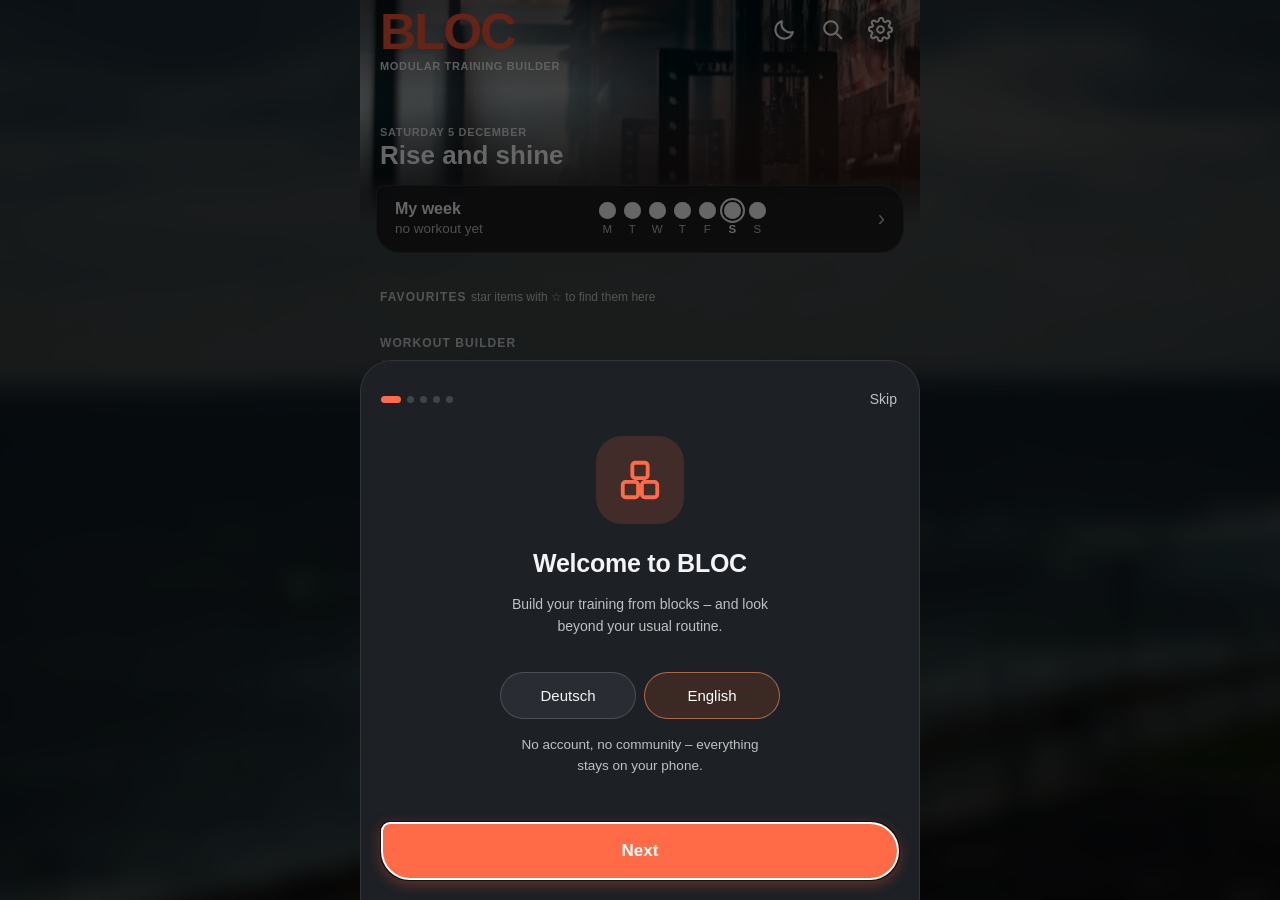
<file: index.html>
<!doctype html>
<html lang="de">
<head>
<meta charset="utf-8">
<meta name="viewport" content="width=device-width, initial-scale=1, viewport-fit=cover">
<title>BLOC – Modular Training Builder</title>
<meta name="description" content="Training, Timer und GPS-Lauf in einer App: Workouts aus Übungen und Blöcken zusammenstellen. Keine Konten, kein Tracking – alle Daten bleiben auf dem Gerät.">
<meta name="theme-color" content="#121214">
<link rel="manifest" href="./manifest.json">
<link rel="icon" href="./icon.png">
<link rel="apple-touch-icon" href="./icon-180.png">
<meta name="apple-mobile-web-app-capable" content="yes">
<meta name="apple-mobile-web-app-status-bar-style" content="black-translucent">
<meta name="apple-mobile-web-app-title" content="BLOC">
<!-- ?v= gehört zu FASSUNG in sw.js: bei jeder neuen Fassung beide ändern -->
<link rel="stylesheet" href="./app.css?v=2026-10-24-9">
<link rel="stylesheet" href="./layout-new.css?v=2026-10-24-9">
</head>
<body>
<div class="glas-bg" aria-hidden="true"><i></i></div>
<div id="app"></div>
<div id="playerRoot"></div>
<div id="overlayRoot"></div>
<nav id="tabbar" class="tabbar hidden" aria-label="Navigation"></nav>

<script src="./texte.js?v=2026-10-24-9"></script>
<script src="./daten.js?v=2026-10-24-9"></script>
<script src="./faq.js?v=2026-10-24-9"></script>
<script src="./js/01-basis.js?v=2026-10-24-9"></script>
<script src="./js/02-bibliothek.js?v=2026-10-24-9"></script>
<script src="./js/03-router.js?v=2026-10-24-9"></script>
<script src="./js/04-start.js?v=2026-10-24-9"></script>
<script src="./js/05-suche.js?v=2026-10-24-9"></script>
<script src="./js/06-timer-listen.js?v=2026-10-24-9"></script>
<script src="./js/07-studio.js?v=2026-10-24-9"></script>
<script src="./js/08-koerperkarte.js?v=2026-10-24-9"></script>
<script src="./js/09-studio-karte.js?v=2026-10-24-9"></script>
<script src="./js/10-gemeinsam.js?v=2026-10-24-9"></script>
<script src="./js/11-bibliothek-seite.js?v=2026-10-24-9"></script>
<script src="./js/11b-katalog.js?v=2026-10-24-9"></script>
<script src="./js/12-uebung-statistik.js?v=2026-10-24-9"></script>
<script src="./js/13-teilen-editor.js?v=2026-10-24-9"></script>
<script src="./js/14-einfuehrung-sicherung.js?v=2026-10-24-9"></script>
<script src="./js/16-lauf.js?v=2026-10-24-9"></script>
<script src="./js/17-aufwaermen-einstellungen.js?v=2026-10-24-9"></script>
<script src="./js/18-audio.js?v=2026-10-24-9"></script>
<script src="./js/19-timer-motor.js?v=2026-10-24-9"></script>
<script src="./js/19a-kalender.js?v=2026-10-24-9"></script>
<script src="./js/20-walzen-start.js?v=2026-10-24-9"></script>
<script src="./js/21-koerper.js?v=2026-10-24-9"></script>
<script src="./js/22-satz-training.js?v=2026-10-24-9"></script>
<script src="./js/23-protein.js?v=2026-10-24-9"></script>
</body>
</html>
</file>
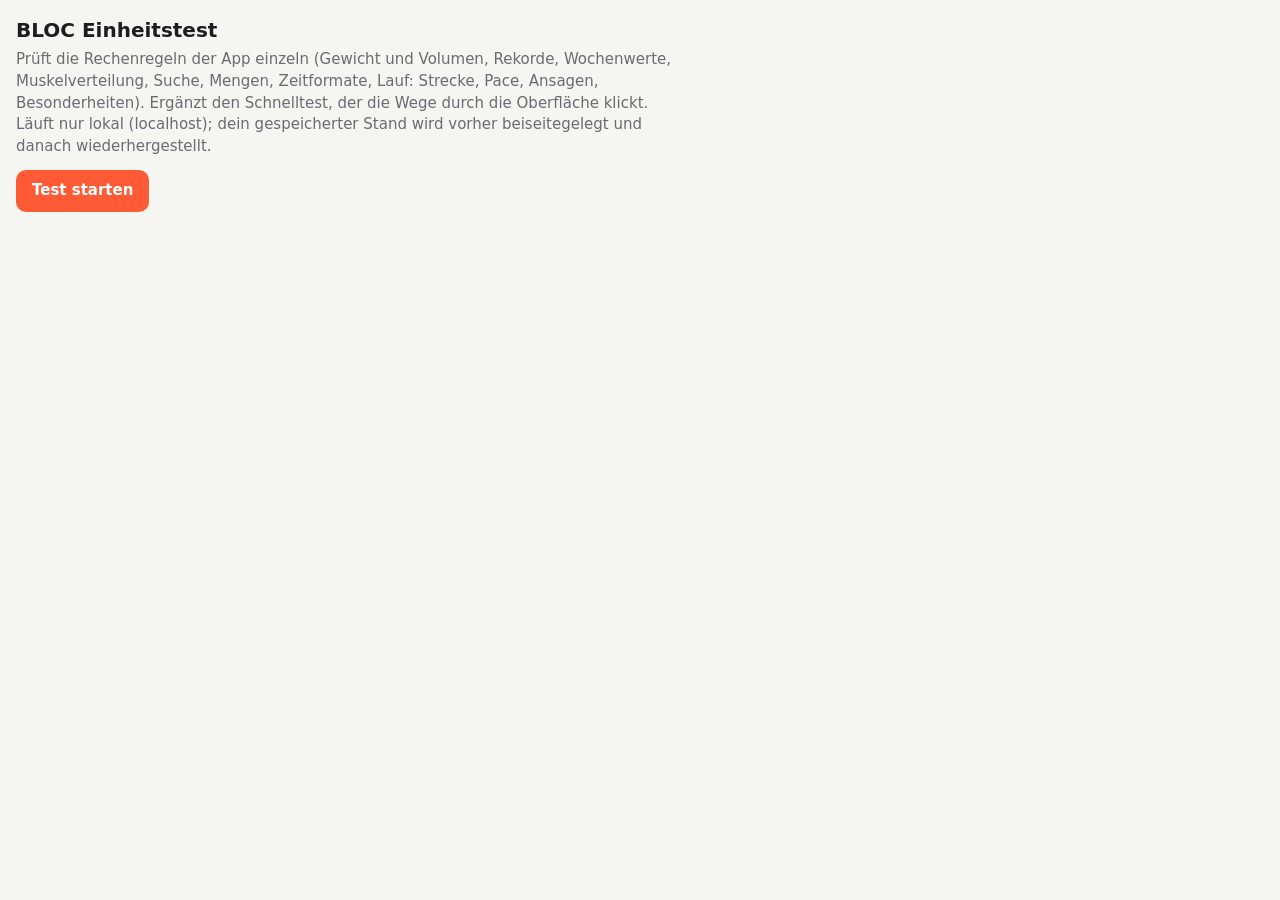
<file: einheitstest.html>
<!DOCTYPE html>
<html lang="de">
<head>
<meta charset="utf-8">
<meta name="viewport" content="width=device-width, initial-scale=1">
<title>BLOC Einheitstest</title>
<style>
  :root { --bg:#f5f5f2; --text:#1d1d1f; --dim:#6b6b70; --ok:#1f9d63; --fail:#d6453d; --rule:#e2e2dd; }
  @media (prefers-color-scheme: dark) { :root:not([data-theme="light"]) { --bg:#121214; --text:#f2f2f2; --dim:#a0a0a6; --rule:#2e2e33; } }
  body { margin:0; background:var(--bg); color:var(--text); font:15px/1.45 system-ui, -apple-system, "Segoe UI", sans-serif; padding:16px; }
  h1 { font-size:20px; margin:0 0 4px; }
  p { color:var(--dim); margin:0 0 12px; max-width:70ch; }
  button { font:inherit; padding:10px 16px; border-radius:10px; border:0; background:#ff5a36; color:#fff; font-weight:600; cursor:pointer; }
  button:disabled { opacity:.5; }
  #summe { font-weight:700; margin:12px 0; }
  #summe.ok { color:var(--ok); } #summe.fail { color:var(--fail); }
  ol { padding-left:22px; margin:0; }
  li { margin:4px 0; }
  li.ok::marker { color:var(--ok); } li.fail { color:var(--fail); }
  li small { display:block; color:var(--dim); }
  iframe { position:absolute; left:-9999px; width:390px; height:780px; border:0; }
</style>
</head>
<body>
<h1>BLOC Einheitstest</h1>
<p>Prüft die Rechenregeln der App einzeln (Gewicht und Volumen, Rekorde, Wochenwerte, Muskelverteilung, Suche, Mengen, Zeitformate, Lauf: Strecke, Pace,
  Ansagen, Besonderheiten). Ergänzt den Schnelltest, der die Wege durch die Oberfläche klickt. Läuft nur lokal (localhost); dein gespeicherter Stand wird
  vorher beiseitegelegt und danach wiederhergestellt.</p>
<button id="los" type="button">Test starten</button>
<div id="summe"></div>
<ol id="liste"></ol>
<iframe id="app" title="App im Test"></iframe>
<script>
(function () {
  "use strict";
  var KEY = "sporttimer-data-v1";
  var iframe = document.getElementById("app"), liste = document.getElementById("liste"), summe = document.getElementById("summe");
  var W = null;
  var lokal = /^(localhost|127\.0\.0\.1|\[::1\])$/.test(location.hostname) || location.protocol === "file:";
  function warte(ms) { return new Promise(function (r) { setTimeout(r, ms); }); }
  function gleich(ist, soll, was) {
    var a = JSON.stringify(ist), b = JSON.stringify(soll);
    if (a !== b) throw new Error((was || "Wert") + ": erwartet " + b + ", war " + a);
  }
  function nah(ist, soll, tol, was) {
    if (!(Math.abs(ist - soll) <= tol)) throw new Error((was || "Wert") + ": erwartet " + soll + " ± " + tol + ", war " + ist);
  }
  function wahr(b, was) { if (!b) throw new Error(was); }
  function laden() {
    return new Promise(function (ok, nein) {
      iframe.onload = function () {
        W = iframe.contentWindow;
        var t0 = Date.now();
        (function pruefen() {
          if (W.studioVolumen && W.state && W.state.db) return ok();
          if (Date.now() - t0 > 8000) return nein(new Error("App nicht geladen"));
          setTimeout(pruefen, 100);
        })();
      };
      iframe.src = "index.html?schnelltest=" + Date.now() + "&lang=de#home";
    });
  }
  var T = [];
  function test(name, fn) { T.push([name, fn]); }

  /* ---------- Training: Gewicht, Volumen, Rekorde ---------- */
  test("Arbeitssätze: Aufwärmsätze zählen nicht in Volumen und Wiederholungen", function () {
    var l = { s: [[20, 10, "w"], [40, 10], [40, 8]] };
    gleich(W.studioVolumen(l), 720, "Volumen");
    gleich(W.studioWdhSumme(l), 18, "Wiederholungen");
    gleich(W.arbeitsSaetze(l).length, 2, "Arbeitssätze");
    gleich(W.satzTyp([40, 10, "d"]), "d", "Drop-Satz"); gleich(W.satzTyp([40, 10, "x"]), "n", "unbekannter Typ");
  });
  test("Geschätztes 1RM (Epley): eine Wiederholung = das Gewicht, sonst Gewicht × (1 + Wdh/30)", function () {
    gleich(W.satzSchaetzung1RM([60, 1]), 60, "1 Wdh.");
    nah(W.satzSchaetzung1RM([60, 10]), 80, 0.001, "10 Wdh.");
    nah(W.satzSchaetzung1RM([100, 3]), 110, 0.001, "3 Wdh.");
  });
  test("Bestwerte über alle Einheiten (nur Arbeitssätze), auch „bis zur Einheit i“", function () {
    var log = [{ s: [[40, 10]] }, { s: [[50, 5]] }, { s: [[20, 20, "w"], [45, 8]] }];
    var b = W.studioBestwerte(log);
    gleich(b.kg, 50, "Bestgewicht"); nah(b.rm, 58.333, 0.01, "1RM"); gleich(b.vol, 400, "Volumen"); gleich(b.wdh, 10, "Wdh. im Satz"); gleich(b.wsum, 10, "Wdh. je Einheit");
    gleich(W.studioBestwerte(log, 1).kg, 40, "nur die erste Einheit");
    gleich(W.studioBestwerte([]).kg, 0, "leeres Protokoll");
  });
  test("Rekord: mehr Gewicht oder höheres 1RM; ohne Gewicht mehr Wiederholungen; Gleichstand ist kein Rekord", function () {
    wahr(W.studioIstRekord({ kg: 50, rm: 58.3, wdh: 5 }, { kg: 40, rm: 53.3, wdh: 10 }), "mehr Gewicht");
    wahr(!W.studioIstRekord({ kg: 40, rm: 53.3, wdh: 10 }, { kg: 40, rm: 53.3, wdh: 10 }), "Gleichstand");
    wahr(W.studioIstRekord({ kg: 40, rm: 56, wdh: 12 }, { kg: 40, rm: 53.3, wdh: 10 }), "gleiches Gewicht, mehr Wiederholungen = höheres 1RM");
    wahr(W.studioIstRekord({ kg: 0, rm: 0, wdh: 12 }, { kg: 0, rm: 0, wdh: 10 }), "ohne Gewicht: mehr Wiederholungen");
    wahr(!W.studioIstRekord({ kg: 0, rm: 0, wdh: 10 }, { kg: 0, rm: 0, wdh: 10 }), "ohne Gewicht: Gleichstand");
    wahr(!W.studioIstRekord({ kg: 30, rm: 40, wdh: 10 }, { kg: 40, rm: 53, wdh: 10 }), "weniger ist kein Rekord");
  });
  test("1RM-Schätzung rechnet höchstens mit 10 Wiederholungen; mehr Wiederholungen bei gleichem Gewicht bleibt ein Rekord", function () {
    gleich(W.satzSchaetzung1RM([60, 15]), W.satzSchaetzung1RM([60, 10]), "15 Wdh. zählen wie 10");
    nah(W.satzSchaetzung1RM([60, 10]), 80, 0.01, "60 kg × 10 = 80 kg");
    gleich(W.satzSchaetzung1RM([100, 1]), 100, "1 Wdh. = das Gewicht selbst");
    var vor = W.studioBestwerte([{ s: [[60, 10], [60, 10]] }]);
    var jetzt = W.studioBestwerte([{ s: [[60, 10], [60, 10]] }, { s: [[60, 12]] }]);
    gleich(vor.wBest, 10, "Wiederholungen beim Bestgewicht davor"); gleich(jetzt.wBest, 12, "danach");
    wahr(W.studioIstRekord(jetzt, vor), "60 kg × 12 nach 60 kg × 10 ist ein Rekord, obwohl das 1RM gleich bleibt");
    wahr(!W.studioIstRekord(vor, vor), "Gleichstand ist kein Rekord");
  });
  test("Frühere Designs: C60 und Retro werden zu Hell, Tapedeck und Nacht zu Dunkel, Klar zu System", function () {
    gleich(W.migrateTheme("kodak"), "light", "kodak"); gleich(W.migrateTheme("retro"), "light", "retro");
    gleich(W.migrateTheme("tapedeck"), "dark", "tapedeck"); gleich(W.migrateTheme("nacht"), "dark", "nacht"); gleich(W.migrateTheme("klar"), "system", "klar");
    gleich(W.migrateTheme("dark"), "dark", "Dunkel bleibt");
  });
  test("Kalorien: Radfahrten rechnen mit Rad-Werten nach Tempo (Compendium), nicht wie Läufe", function () {
    var alt = W.state.db.settings.koerper; W.state.db.settings.koerper = { kg: 80 };
    try {
      gleich(W.runKcal(10000, 3600, true), 320, "10 km/h Freizeit: MET 4,0");
      gleich(W.runKcal(17000, 3600, true), 544, "17 km/h: MET 6,8");
      gleich(W.runKcal(20000, 3600, true), 640, "20 km/h: MET 8,0");
      gleich(W.runKcal(24000, 3600, true), 800, "24 km/h: MET 10,0");
      gleich(W.runKcal(30000, 3600, true), 960, "30 km/h: MET 12,0");
      wahr(W.runKcal(20000, 3600, false) !== W.runKcal(20000, 3600, true), "Fahrt und Lauf werden verschieden gerechnet");
      gleich(W.runKcal(20000, 3600, true), 640, "dieselbe Fahrt gibt immer dasselbe");
    } finally { W.state.db.settings.koerper = alt; }
  });
  test("Wochenwerte: je Kalenderwoche (Montag) der beste Wert, der niedrigste bei Zeiten, die Summe beim Volumen", function () {
    var mo = new Date(2026, 9, 5, 10).getTime(), mi = new Date(2026, 9, 7, 18).getTime(), naechste = new Date(2026, 9, 12, 9).getTime();
    var l = [[mo, 40], [mi, 50], [naechste, 30]];
    gleich(W.wochenWerte(l, false).map(function (x) { return x.v; }), [50, 30], "höchster Wert");
    gleich(W.wochenWerte(l, true).map(function (x) { return x.v; }), [40, 30], "niedrigster Wert");
    gleich(W.wochenWerte(l, false, true).map(function (x) { return x.v; }), [90, 30], "Summe");
    var so = new Date(2026, 9, 11, 22).getTime();   // Sonntag gehört noch zur Woche davor
    gleich(W.wochenWerte([[mo, 1], [so, 2]], false).length, 1, "Sonntag zur selben Woche wie Montag");
    gleich(W.wochenWerte([]).length, 0, "leer");
  });
  test("Satztext: Gewicht × Wiederholungen, ohne Gewicht „Wdh.“, besondere Sätze mit Kürzel, mit Anstrengung", function () {
    gleich(W.satzText([40, 12]), "40×12", "normal");
    wahr(W.satzText([0, 12]).indexOf("12") === 0 && W.satzText([0, 12]).indexOf("×") < 0, "ohne Gewicht: " + W.satzText([0, 12]));
    wahr(/20×10/.test(W.satzText([20, 10, "w"])) && W.satzText([20, 10, "w"]) !== "20×10", "Aufwärmsatz mit Kürzel: " + W.satzText([20, 10, "w"]));
    wahr(/40×12 @ RPE 8/.test(W.satzText([40, 12, "n", 8])), "mit RPE: " + W.satzText([40, 12, "n", 8]));
  });
  test("Zahlen: Kilogramm ohne überflüssige Nachkommastellen", function () {
    gleich(W.studioKg(40), "40", "ganze Zahl"); gleich(W.studioKg(42.5), "42,5", "halbe Kilogramm"); gleich(W.studioKg(22.255), "22,26", "auf zwei Stellen");
  });

  /* ---------- Auswertung, Suche, Auswahl ---------- */
  test("Muskelverteilung: Summe immer 100, Dehnübungen und leere Pläne zählen nicht", function () {
    var r = W.mgProzent(["push-ups", "air-squats", "pull-ups", "plank"]);
    gleich(r.rows.reduce(function (a, x) { return a + x.pct; }, 0), 100, "Summe");
    gleich(r.leer, false, "nicht leer");
    gleich(r.rows.every(function (x) { return x.pct === Math.floor(x.pct) && x.pct >= 0; }), true, "ganze, nicht negative Prozent");
    gleich(W.mgProzent([]).leer, true, "leer");
    gleich(W.mgProzent(["cobra-lift"]).leer, true, "nur Dehnen");
    var einzel = W.mgProzent(["push-ups"]);
    gleich(einzel.rows.reduce(function (a, x) { return a + x.pct; }, 0), 100, "eine Übung: Summe");
  });
  test("Suche: Groß/klein, Bindestrich, Umlaute, Wortreihenfolge und Mehrzahl-s egal", function () {
    wahr(W.suchPasst("Pull-ups", "pull ups"), "pull ups");
    wahr(W.suchPasst("Pull-Up", "pullups"), "pullups");
    wahr(W.suchPasst("Liegestütz", "liegestutz"), "Umlaut");
    wahr(W.suchPasst("Klimmzug breit", "breit klimmzug"), "Reihenfolge");
    wahr(W.suchPasst("irgendwas", ""), "leere Suche findet alles");
    wahr(!W.suchPasst("Bankdrücken", "kniebeuge"), "kein Treffer");
    gleich(W.suchNorm("  Große Äpfel! "), "grosse apfel", "Normalisierung");
  });
  test("Auswahlhelfer: selArr, selToggle, clamp", function () {
    gleich(W.selArr("all"), [], "all"); gleich(W.selArr("x"), ["x"], "einzelner Wert"); gleich(W.selArr(["a", "b"]), ["a", "b"], "Liste");
    gleich(W.selToggle([], "a"), ["a"], "hinzufügen"); gleich(W.selToggle(["a", "b"], "a"), ["b"], "entfernen");
    gleich(W.clamp(5, 1, 3), 3, "oben"); gleich(W.clamp(-1, 0, 3), 0, "unten"); gleich(W.clamp(2, 0, 3), 2, "innen");
  });
  test("Plan: doppelte und unbekannte Übungen fallen heraus, Reihenfolge bleibt", function () {
    gleich(W.stPlanIds({ ids: ["push-ups", "push-ups", "gibt-es-nicht", "air-squats"] }), ["push-ups", "air-squats"], "bereinigt");
    gleich(W.stPlanIds({}), [], "ohne ids");
  });
  test("Figuren: jede Übung der Studio-Gruppen und der Hauptgruppen (Ausdauer, Rumpf, Stange, Dehnen) hat eine Strichfigur", function () {
    var OHNE_FIGUR = [];   // Dehnungen, bei denen eine Figur ausdrücklich fehlt (derzeit keine)
    var ids = {}, fehlt = [];
    W.STUDIO_GRUPPEN.forEach(function (g) { g.ids.split(" ").forEach(function (id) { if (id) ids[id] = 1; }); });
    Object.keys(W.EX_MAIN_ROWS).forEach(function (k) { String(W.EX_MAIN_ROWS[k]).split(" ").forEach(function (id) { if (id) ids[id] = 1; }); });
    Object.keys(ids).forEach(function (id) { if (OHNE_FIGUR.indexOf(id) < 0 && !(W.ILLU[id] && W.ILLU[id][0])) fehlt.push(id); });
    wahr(Object.keys(ids).length > 200, "zu wenige Übungen gefunden: " + Object.keys(ids).length);
    wahr(!fehlt.length, "ohne Figur: " + fehlt.join(", "));
  });
  test("Studio-Geräte: Smith, Kabelzug, Langhantel, Kurzhantel, Maschine; Wahl und Ausrüstung gelten zusammen (eins von beiden reicht)", function () {
    gleich(W.STUDIO_GERAET["smith-squat"], "smith", "Smith");
    gleich(W.STUDIO_GERAET["cable-row"], "kabel", "Kabel");
    gleich(W.STUDIO_GERAET["front-squat"], "lh", "Langhantel");
    gleich(W.STUDIO_GERAET["arnold-press"], "kh", "Kurzhantel");
    gleich(W.STUDIO_GERAET["leg-press"], "maschine", "Maschine");
    wahr(W.studioAusrOk("front-squat", [], ["lh"]) && !W.studioAusrOk("leg-press", [], ["lh"]), "Gerätewahl");
    wahr(W.studioAusrOk("arnold-press", ["frei"], ["maschine"]) && W.studioAusrOk("leg-press", ["frei"], ["maschine"]) && !W.studioAusrOk("cable-row", ["frei"], ["maschine"]), "Ausrüstung oder Gerät");
    wahr(W.studioAusrOk("cable-row", [], []), "ohne Wahl passt alles");
  });
  test("Ausrüstungsart: Gerät, Stange, Band, Körpergewicht", function () {
    gleich(W.studioArt("leg-press"), "geraet", "Beinpresse");
    gleich(W.studioArt("pull-ups"), "stange", "Klimmzüge");
    gleich(W.studioArt("push-ups"), "koerper", "Liegestütze");
    gleich(W.studioArt("band-squat"), "band", "Band-Kniebeuge");
  });
  test("Geräte-Chip im Info-Fenster: Symbol und Name je Ausrüstung, im Timer (live) keiner", function () {
    var band = W.gearChipsHTML(W.findExercise("band-standing-row"), false);
    wahr(band.indexOf("gchip") > -1 && band.indexOf(W.equipName("band")) > -1 && band.indexOf("<svg") > -1, "Band: Chip mit Symbol und Name");
    gleich(W.gearChipsHTML(W.findExercise("goblet-squat"), false).split("gchip").length - 1, 2, "zwei Geräte = zwei Chips");
    gleich(W.gearChipsHTML(W.findExercise("pull-ups"), true), "", "live: nichts");
    gleich(W.gearChipsHTML(null, false), "", "ohne Übung");
  });
  test("Foto-Thema eines Workouts: Name zuerst, sonst größte Muskelgruppe, gemischt = ganz", function () {
    gleich(W.workoutThema([], "Bauch & Core Basis"), "core", "Bauch → Core");
    gleich(W.workoutThema([], "Rücken Zugkraft"), "ruecken", "Rücken");
    gleich(W.workoutThema(["push-ups"], "Brust (ohne Geräte)"), "brust", "Brust");
    gleich(W.workoutThema(["air-squats", "air-squats"], ""), "beine", "Kniebeugen ohne Namenshinweis");
    gleich(W.workoutThema(["air-squats"], "Cardio Express"), "ganz", "Cardio = ganz");
    gleich(W.workoutThema([], ""), "ganz", "ohne Übungen");
  });
  test("Trainingsplan: Wochen × Trainingstage ergeben Kalender-Einträge an den gewählten Wochentagen, der Reihe nach", function () {
    var s = W.state.db.settings, alt = s.kalender;
    try {
      s.kalender = { e: [] };
      var p = { id: "test-plan", name: "Test", items: ["run", "zufall"], tage: [0, 2], wochen: 2, pos: 0 };
      gleich(W.programmUebernehmen(p), 8, "2 Wochen × 2 Tage × 2 Einträge");
      var e = W.kalListe().filter(function (x) { return x.prog && x.prog.id === "test-plan"; });
      var tage = {};
      e.forEach(function (x) { tage[x.tag] = (tage[x.tag] || []).concat([x.prog.i]); });
      gleich(Object.keys(tage).length, 4, "vier Tage");
      gleich(Object.keys(tage).every(function (k) { return tage[k].join() === "0,1"; }), true, "jeder Tag bekommt beide Einträge zusammen");
      gleich(Object.keys(tage).map(function (k) { return W.kalTagDatum(k).getDay(); }).filter(function (d, i, all) { return all.indexOf(d) === i; }).sort(), [1, 3], "nur Montag und Mittwoch");
    } finally { s.kalender = alt; }
  });
  test("Trainingsplan: erneutes Übernehmen ersetzt die offenen Termine, ohne Doppeltes", function () {
    var s = W.state.db.settings, alt = s.kalender;
    try {
      s.kalender = { e: [] };
      var p = { id: "test-plan2", name: "Test", items: ["run", "zufall", "run"], tage: [0, 3], wochen: 1, pos: 0 };
      gleich(W.programmUebernehmen(p), 6, "zwei Tage × drei Einträge");
      gleich(W.programmUebernehmen(p), 6, "nochmal übernommen");
      gleich(W.kalListe().filter(function (x) { return x.prog && x.prog.id === "test-plan2"; }).length, 6, "keine Doppelten");
    } finally { s.kalender = alt; }
  });
  test("Trainingsplan: Aus Kalender nehmen entfernt nur offene Termine dieses Plans", function () {
    var s = W.state.db.settings, alt = s.kalender;
    try {
      s.kalender = { e: [] };
      var p = { id: "test-plan3", name: "Test", items: ["run", "zufall"], tage: [0], wochen: 1, pos: 0 };
      gleich(W.programmUebernehmen(p), 2, "ein Tag × zwei Einträge");
      var andere = W.kalHinzu(W.kalTagKey(new Date()), { art: "run" });
      gleich(W.programmAusKalender(p), 2, "beide offenen Termine entfernt");
      gleich(W.kalListe().filter(function (x) { return x.prog && x.prog.id === "test-plan3"; }).length, 0, "keine Termine dieses Plans mehr");
      gleich(W.kalListe().length, 1, "fremder Termin bleibt");
    } finally { s.kalender = alt; }
  });
  test("Muskel: Chip und Figur sind eine Auswahl (Gruppe wählt alle Zonen, nochmal antippen nimmt sie wieder raus)", function () {
    var an = W.kkGrpToggle([], "brust");
    gleich(an.length > 0 && W.kkGrpAn(an, "brust"), true, "Brust gewählt");
    gleich(W.kkGrpAn(an, "beine"), false, "Beine nicht");
    gleich(W.kkGrpToggle(an, "brust"), [], "zweites Antippen nimmt alles wieder raus");
    var zwei = W.kkGrpToggle(W.kkGrpToggle([], "brust"), "beine");
    gleich(W.kkGrpAn(zwei, "brust") && W.kkGrpAn(zwei, "beine"), true, "mehrere Gruppen zugleich");
  });
  test("Timer: Sätze × Runden ergeben die Gesamtzeit", function () {
    gleich(W.timerPlusSekunden({ rn: 3, rp: 30, en: 5, ew: 30, ep: 10 }), 3*(5*30 + 4*10) + 2*30, "drei Runden à fünf Sätze");
    gleich(W.timerPlusSekunden({ rn: 1, rp: 0, en: 2, ew: 20, ep: 0 }), 40, "eine Runde, zwei Sätze ohne Pause");
  });
  test("Run: Pace-Vorgabe sagt nach jedem Kilometer, wie weit man vom Ziel liegt", function () {
    gleich(W.runPaceHinweis({ ziel: { pace: 330 }, art: "lauf", splits: [342000] }, 1), "12 Sekunden zu langsam.", "zu langsam");
    gleich(W.runPaceHinweis({ ziel: { pace: 330 }, art: "lauf", splits: [342000, 660000] }, 2), "12 Sekunden schneller als geplant.", "schneller");
    gleich(W.runPaceHinweis({ ziel: { pace: 330 }, art: "lauf", splits: [331000] }, 1), "Im Plan.", "im Plan");
    gleich(W.runPaceHinweis({ ziel: null, art: "lauf", splits: [1] }, 1), "", "ohne Vorgabe");
    gleich(W.runPaceHinweis({ ziel: { pace: 330 }, art: "rad", splits: [342000] }, 1), "", "Rad: keine Pace");
  });
  test("Aussehen ist immer Modern (Classic entfernt), auch mit ?schnelltest", function () {
    gleich(W.document.documentElement.getAttribute("data-layout"), "new", "data-layout");
  });

  /* ---------- Zeiten ---------- */
  test("Speicherformat: Version, Summit wird vollständig entfernt", function () {
    W.localStorage.setItem(W.SUMMIT_ARCHIV, "{}");
    var db = W.dbAusRoh({ v: 1, settings: { myReps: [{ id: "c1" }], repBest: { x: { best: 1 } }, favs: ["rep:c1", "lib:x"], kalender: { e: [{ id: "k", art: "summit" }, { id: "k2", art: "run" }] } }, history: [{ at: Date.now(), b: "reps" }] });
    gleich(db.v, W.DB_VERSION, "Version gesetzt");
    gleich(db.settings.myReps, undefined, "eigene Challenges gelöscht"); gleich(db.settings.favs.join(), "lib:x", "Summit-Favorit entfernt");
    gleich(db.settings.kalender.e.length, 1, "Summit-Kalendereintrag entfernt"); gleich(db.history.length, 0, "Summit-Verlauf entfernt");
    gleich(W.localStorage.getItem(W.SUMMIT_ARCHIV), null, "früherer Zwischenspeicher gelöscht");
  });
  test("Zeitformate: Stoppuhr, Dauer, Kurzdauer", function () {
    gleich(W.fmtUhr(0), "0:00", "null"); gleich(W.fmtUhr(65000), "1:05", "Minuten"); gleich(W.fmtUhr(3725000), "1:02:05", "Stunden");
    gleich(W.fmtUhr(-500), "0:00", "negativ");
    var m = W.t("unitMin"), s = W.t("unitSec"), h = W.t("unitH");
    gleich(W.fmtDuration(59), "59 " + s, "Sekunden"); gleich(W.fmtDuration(125), "2 " + m + " 5 " + s, "Minuten und Sekunden");
    gleich(W.fmtDuration(120), "2 " + m, "volle Minuten"); gleich(W.fmtDuration(3600), "1 " + h + " 0 " + m, "Stunde"); gleich(W.fmtDuration(-5), "0 " + s, "negativ");
    gleich(W.fmtDauerKurz(125).replace(/ /g, " "), "2:05 " + m, "Kurzform (mit geschütztem Leerzeichen)");
  });

  /* ---------- Run: Strecke, Pace, Ansagen, Besonderheiten ---------- */
  test("Kacheln: keine Voreinstellung „3 Sätze × 12“, nur letzter Satz oder selbst gesetztes Ziel", function () {
    var s = W.state.db.settings, alt = s.studio, n = Date.now();
    try {
      s.studio = {};
      gleich(W.gymSatzKachel("leg-press"), "", "ohne Eintrag leer");
      gleich(W.zielGesetzt("leg-press"), false, "Ziel nicht gesetzt");
      s.studio = { "leg-press": { ziel: { saetze: 4, wdh: 10 } } };
      gleich(W.zielGesetzt("leg-press"), true, "Ziel gesetzt");
      wahr(/4/.test(W.gymSatzKachel("leg-press")) && /10/.test(W.gymSatzKachel("leg-press")), "selbst gesetztes Ziel: " + W.gymSatzKachel("leg-press"));
      s.studio = { "leg-press": { ziel: { saetze: 4, wdh: 10 }, log: [{ at: n, s: [[80, 8], [80, 8]] }] } };
      wahr(/80 kg/.test(W.gymSatzKachel("leg-press")) && /8/.test(W.gymSatzKachel("leg-press")), "letzter Satz hat Vorrang: " + W.gymSatzKachel("leg-press"));
      gleich(W.gymSatzKachel("push-ups"), "", "Freiluft-Übung hat hier keinen Text");
    } finally { s.studio = alt; }
  });
  test("Tipp-Zeilen entfallen auf allen Seiten (weniger Text)", function () {
    var s = W.state.db.settings, alt = s.tippAus;
    try {
      s.tippAus = {};
      gleich(W.tippZeileHTML("uebung", "tippUebung"), "", "Tipp-Zeile leer");
      gleich(W.tippZeileHTML("workout", "tippWorkout"), "", "auch ohne Ausblenden leer");
    } finally { s.tippAus = alt; }
  });
  test("Kalender: Wochenbeginn Montag, Kalenderwoche (ISO), Tagesschlüssel", function () {
    gleich(W.kalTagKey(W.kalMontag(new Date(2026, 9, 14, 8))), "2026-10-12", "Mittwoch → Montag");
    gleich(W.kalTagKey(W.kalMontag(new Date(2026, 9, 18, 23))), "2026-10-12", "Sonntag gehört zur Woche davor");
    gleich(W.kalTagKey(W.kalMontag(new Date(2026, 9, 12, 0, 5))), "2026-10-12", "Montag früh bleibt Montag");
    gleich(W.kalTagKey(W.kalMontag(new Date(2026, 10, 1, 12))), "2026-10-26", "über die Monatsgrenze");
    gleich(W.kalKW(new Date(2026, 0, 5)), 2, "5. Januar 2026 = KW 2");
    gleich(W.kalKW(new Date(2026, 9, 14)), 42, "14. Oktober 2026 = KW 42");
    gleich(W.kalKW(new Date(2027, 0, 3)), 53, "3. Januar 2027 gehört noch zu KW 53");
    gleich(W.kalTagKey(W.kalPlus(new Date(2026, 9, 28, 12), 5)), "2026-11-02", "plus Tage über Sommerzeit-Ende");
    gleich(W.kalTagKey(W.kalTagDatum("2026-03-29")), "2026-03-29", "Tag der Sommerzeit-Umstellung bleibt derselbe Tag");
  });
  test("Wochenkarte: eine beliebige Woche (Start Montag), heute nur in der aktuellen, Geplantes als Ring", function () {
    var w = W.wocheDaten(new Date(2026, 9, 14, 15));
    gleich(W.kalTagKey(new Date(w.start)), "2026-10-12", "Montag der Woche");
    gleich(w.tage.length, 7, "sieben Tage");
    gleich(W.wocheDaten(new Date(2020, 0, 15)).heute, -1, "frühere Woche: kein heute");
    var jetzt = W.wocheDaten();
    wahr(jetzt.heute >= 0 && jetzt.heute <= 6, "aktuelle Woche: heute ist ein Wochentag");
    var s = W.state.db.settings, alt = s.kalender;
    try {
      var mo = W.kalMontag(new Date());
      s.kalender = { e: [] };
      W.kalHinzu(W.kalTagKey(W.kalPlus(mo, 2)), { art: "zufall" });
      var e2 = W.kalHinzu(W.kalTagKey(W.kalPlus(mo, 4)), { art: "run", name: "Lauf", km: 5 });
      var d = document.createElement("div"); d.innerHTML = W.wocheHTML();
      gleich(d.querySelectorAll(".wo-tag.plan").length, 2, "zwei geplante Tage als Ring");
      wahr(/2 geplant/.test(d.textContent), "Summe nennt das Geplante: " + d.textContent);
      wahr(d.querySelector(".woche-link[data-wocheauf]") && !d.querySelector("[aria-expanded]"), "Startseiten-Karte führt in den Kalender und klappt nicht auf");
      e2.erledigt = true;
      d.innerHTML = W.wocheHTML({ kal: true, basis: mo });
      gleich(d.querySelectorAll(".wo-tag.plan").length, 1, "Erledigtes zählt nicht mehr als geplant");
      wahr(d.querySelector("[data-kalgoto]") && !d.querySelector(".woche-link"), "im Kalender: Tage springen statt zu verlinken");
    } finally { s.kalender = alt; }
  });
  test("Kalender: Erledigt ergibt sich automatisch, Handentscheid gewinnt", function () {
    var s = W.state.db.settings, alt = s.kalender, h = W.state.db.history, altH = h.slice();
    try {
      var tag = W.kalTagKey(new Date());
      s.kalender = { e: [] };
      var r = W.kalHinzu(tag, { art: "run", name: "Lauf", km: 5 });
      gleich(W.kalErledigt(r), false, "ohne Run nicht erledigt");
      h.push({ b: "run", at: Date.now(), id: "kt" + Date.now() });
      gleich(W.kalErledigt(r), true, "Run gespeichert: automatisch erledigt");
      r.erledigt = false;
      gleich(W.kalErledigt(r), false, "zurückgenommen bleibt offen");
    } finally { s.kalender = alt; h.length = 0; altH.forEach(function (x) { h.push(x); }); }
  });
  test("Kalender: Einträge hinzufügen, verschieben, abhaken, löschen, Summen", function () {
    var s = W.state.db.settings, alt = s.kalender;
    try {
      s.kalender = undefined;
      gleich(W.kalListe().length, 0, "leer");
      var a = W.kalHinzu("2026-10-12", { art: "run", name: "Dauerlauf", km: 7.5 });
      var b = W.kalHinzu("2026-10-12", { art: "zufall" });
      var c = W.kalHinzu("2026-10-14", { art: "run", name: "Intervalle", km: 5 });
      gleich(W.kalAn("2026-10-12").length, 2, "zwei am Montag");
      gleich(W.kalAn("2026-10-12")[0].id, a.id, "Reihenfolge nach Anlage");
      gleich(W.kalSumme(["2026-10-12", "2026-10-13", "2026-10-14"]), { n: 3, km: 12.5, ok: 0 }, "Summe vor dem Abhaken");
      b.erledigt = true;
      gleich(W.kalSumme(["2026-10-12", "2026-10-14"]).ok, 1, "erledigt gezählt");
      wahr(W.kalVerschiebe(c.id, "2026-10-16"), "verschieben meldet Änderung");
      gleich(W.kalAn("2026-10-14").length, 0, "weg vom alten Tag"); gleich(W.kalAn("2026-10-16")[0].id, c.id, "auf dem neuen Tag");
      wahr(!W.kalVerschiebe(c.id, "2026-10-16"), "gleicher Tag: keine Änderung");
      W.kalEntferne(a.id);
      gleich(W.kalListe().length, 2, "nach dem Löschen");
    } finally { s.kalender = alt; }
  });
  test("Kalender: Woche kopieren auf die nächsten Wochen, ohne Doppeltes", function () {
    var s = W.state.db.settings, alt = s.kalender;
    try {
      s.kalender = { e: [] };
      var woche = ["2026-10-12", "2026-10-13", "2026-10-14", "2026-10-15", "2026-10-16", "2026-10-17", "2026-10-18"];
      W.kalHinzu("2026-10-12", { art: "run", name: "Dauerlauf", km: 7.5 });
      W.kalHinzu("2026-10-14", { art: "zufall" }).erledigt = true;
      W.kalHinzu("2026-10-18", { art: "run", name: "Tour", km: 40, rad: true });
      gleich(W.kalWocheKopieren(woche, 3), 9, "drei Einträge auf drei Wochen");
      gleich(W.kalAn("2026-10-19").length, 1, "Montag der nächsten Woche"); gleich(W.kalAn("2026-11-02").length, 1, "Montag der dritten Woche");
      gleich(W.kalAn("2026-10-21")[0].erledigt, undefined, "Erledigt-Haken wird nicht mitkopiert");
      gleich(W.kalAn("2026-10-25")[0].rad, true, "Rad bleibt Rad"); gleich(W.kalAn("2026-10-25")[0].km, 40, "Strecke bleibt");
      gleich(W.kalWocheKopieren(woche, 3), 0, "zweites Kopieren legt nichts doppelt an");
      gleich(W.kalWocheKopieren(woche, 4), 3, "eine weitere Woche kommt dazu");
      gleich(W.kalAn("2026-10-12").length, 1, "die Ausgangswoche bleibt unverändert");
    } finally { s.kalender = alt; }
  });
  test("Timer-Ton: Abweichung zwischen Audio-Takt und Wanduhr wird erkannt", function () {
    var altCtx = W.actx, altRef = W.sched.ref;
    try {
      W.actx = { state: "running", currentTime: 100 };
      W.sched.ref = { ct: 90, wall: Date.now() - 10000 };
      nah(W.audioAbweichung(), 0, 0.05, "Takt läuft mit der Wanduhr");
      W.sched.ref = { ct: 85, wall: Date.now() - 10000 };
      nah(W.audioAbweichung(), 5, 0.05, "Takt ist 5 s vorgelaufen");
      W.sched.ref = { ct: 90, wall: Date.now() - 20000 };
      nah(W.audioAbweichung(), -10, 0.05, "Takt stand 10 s still (App im Hintergrund)");
      W.actx.state = "suspended";
      gleich(W.audioAbweichung(), 0, "angehaltener Context: keine Aussage");
      W.sched.ref = undefined; W.actx.state = "running";
      gleich(W.audioAbweichung(), 0, "ohne Plan: keine Abweichung");
    } finally { W.actx = altCtx; W.sched.ref = altRef; }
  });
  test("Run: Rad zeigt Tempo in km/h und eigene Ansage", function () {
    gleich(W.runKmh(3600, 25000), "25,0", "25 km in einer Stunde");
    gleich(W.runKmh(0, 1000), "–,–", "ohne Zeit"); gleich(W.runKmh(60, 10), "–,–", "zu kurze Strecke");
    gleich(W.runTempo({ art: "rad" }, 3600, 25000), "25,0", "Rad: km/h"); gleich(W.runTempo({}, 300, 1000), "5:00", "Lauf: Pace");
    gleich(W.runTempoEinheit({ art: "rad" }), "km/h", "Einheit Rad"); gleich(W.runTempoEinheit({}), "/km", "Einheit Lauf");
    var t = W.runAnsageText(2, [150000, 300000], { every: 1, was: "pace" }, true, true);
    gleich(t, "2 Kilometer. Tempo 24,0 Kilometer pro Stunde.", "Ansage auf dem Rad");
  });
  test("Kalender: Anzeige der Einträge (Name, Zeile, fehlende Ziele)", function () {
    var s = W.state.db.settings, alt = s.kalender;
    try {
      s.kalender = { e: [] };
      var run = W.kalAufloesen({ art: "run", name: "Dauerlauf", km: 7.5 });
      gleich(run.name, "Dauerlauf", "Name"); wahr(/7,50 km/.test(run.sub), "Strecke in der Zeile: " + run.sub);
      wahr(/Frei|Free/.test(W.kalAufloesen({ art: "run", name: "Lauf", km: 0 }).sub), "ohne Ziel: frei");
      gleich(W.kalAufloesen({ art: "zufall" }).name, W.t("kalZufall"), "Zufallstraining");
      var fehlt = W.kalAufloesen({ art: "workout", ref: "gibt-es-nicht", name: "Alt" });
      gleich(fehlt.ok, false, "gelöschtes Workout erkannt");
    } finally { s.kalender = alt; }
  });
  test("Run: Strecke zwischen zwei Punkten (Haversine)", function () {
    nah(W.runMeter([48, 11], [48.009, 11]), 1001, 8, "0,009° Breite ≈ 1 km");
    gleich(W.runMeter([48, 11], [48, 11]), 0, "gleicher Punkt");
    nah(W.runMeter([0, 0], [0, 0.01]), 1113, 6, "am Äquator");
  });
  test("Run: Pace und Kilometer-Text", function () {
    gleich(W.runPace(300, 1000), "5:00", "5:00"); gleich(W.runPace(330, 1000), "5:30", "5:30");
    gleich(W.runPace(359.6, 1000), "6:00", "Rundung auf die volle Minute");
    gleich(W.runPace(100, 10), "–:––", "zu kurze Strecke"); gleich(W.runPace(0, 1000), "–:––", "ohne Zeit"); gleich(W.runPace(4000, 1000), "–:––", "über 59 min/km");
    gleich(W.runKm(1259), "1,26", "Kilometer, deutsch");
  });
  test("Run: Ansagetexte (nur km · km + Pace · alles), auch alle 2 km", function () {
    var sp = [370000, 740000, 1110000];
    gleich(W.runAnsageText(3, sp, { every: 1, was: "km" }, true), "3 Kilometer.", "nur km");
    gleich(W.runAnsageText(3, sp, { every: 1, was: "pace" }, true), "3 Kilometer. Pace 6 Minuten 10 Sekunden pro Kilometer.", "km + Pace");
    gleich(W.runAnsageText(2, sp, { every: 2, was: "pace" }, true), "2 Kilometer. Pace 6 Minuten 10 Sekunden pro Kilometer.", "alle 2 km");
    var voll = W.runAnsageText(3, sp, { every: 1, was: "alles" }, true);
    wahr(/Zeit 18 Minuten 30 Sekunden/.test(voll) && /Durchschnitt 6 Minuten 10 Sekunden/.test(voll), "alles: " + voll);
    var en = W.runAnsageText(1, [372000], { every: 1, was: "pace" }, false);
    gleich(en, "1 kilometre. Pace 6 minutes 12 seconds per kilometre.", "Englisch");
  });
  test("Run: Besonderheiten nach dem Lauf (erster, längster, schnellster Kilometer, Meilensteine)", function () {
    var s = W.state.db.settings, alt = s.runs;
    try {
      var x = { id: "b", dist: 5200, dur: 1800000, splits: [350000, 700000, 1050000, 1400000, 1750000] };
      s.runs = [x];
      gleich(W.runHighlights(x), [W.t("runErster"), W.t("runM5")], "erster Lauf (mit 5 km)");
      var a = { id: "a", dist: 3000, dur: 1200000, splits: [400000, 800000, 1200000] };
      s.runs = [a, x];
      var h = W.runHighlights(x);
      wahr(h.indexOf(W.t("runLaengster")) > -1, "längster Lauf");
      wahr(h.indexOf(W.t("runSchnellsterKm", { z: W.fmtUhr(350000) })) > -1, "schnellster Kilometer: " + h.join(" | "));
      wahr(h.indexOf(W.t("runSchnellstePace")) > -1, "schnellste Pace");
      wahr(h.indexOf(W.t("runM5")) > -1, "Meilenstein 5 km");
      gleich(h.indexOf(W.t("runErster")), -1, "nicht mehr „erster Lauf“");
      s.runs = [a, x, { id: "c", dist: 6000, dur: 3000000, splits: [500000] }];
      wahr(W.runHighlights(x).indexOf(W.t("runM5")) < 0, "kein Meilenstein, wenn schon ein Lauf über 5 km da war");
      wahr(W.runHighlights(x).indexOf(W.t("runLaengster")) < 0, "nicht der längste, wenn ein längerer existiert");
    } finally { s.runs = alt; }
  });
  test("Run: schnellster Kilometer und Datumsschlüssel", function () {
    gleich(W.runBesterKm({ splits: [400000, 700000, 1200000] }), 300000, "schnellster Abschnitt");
    gleich(W.runBesterKm({ splits: [] }), null, "ohne Kilometer");
    gleich(W.einheitTagKey(new Date(2026, 9, 5, 23, 59).getTime()), "2026-10-05", "Datum mit führenden Nullen");
  });

  test("Kalorien: Lauf und Rad nach Körperdaten (ohne gültiges Gewicht keine Schätzung)", function () {
    var s = W.state.db.settings, alt = s.koerper;
    try {
      s.koerper = { kg: 80 };
      gleich(W.runKcal(10000, 3600, false), 909, "Lauf 10 km in 1 h: 1,036 kcal je kg und km + Ruheumsatz (80 kcal je Stunde)");
      gleich(W.runKcal(20000, 3600, true), 640, "Rad 20 km/h: 8 MET");
      gleich(W.runKcal(30, 3600, false), 0, "zu kurze Strecke: keine Schätzung");
      s.koerper = { kg: 80, cm: 180, alter: 30, sex: "m" };
      var m = W.runKcal(10000, 3600, false);
      s.koerper = { kg: 80, cm: 180, alter: 30, sex: "w" };
      var f = W.runKcal(10000, 3600, false);
      wahr(m > f && m > 800 && m < 1000, "gleiche Daten: Mann höher als Frau (Ruheumsatz), plausibel: " + m + " / " + f);
      s.koerper = { kg: 20, cm: 180 };
      gleich(W.koerperDaten(), null, "Gewicht außerhalb 30-250 kg: keine Schätzung");
      gleich(W.runKcal(10000, 3600, false), 0, "ohne Körperdaten 0");
      s.koerper = { kg: 70 };
      gleich(W.koerperDaten().kg, 70, "gültiges Gewicht");
    } finally { s.koerper = alt; }
  });
  test("Protein: Favoriten aus dem Katalog per Stern ein- und ausschalten, Katalog ist A–Z sortiert", function () {
    var s = W.state.db.settings, alt = s.protein;
    try {
      s.protein = { stufe: 1.6, kg: 80, knoepfe: [], favs: [], tage: {} };
      gleich(W.protIstFav("Skyr"), false, "zu Beginn kein Favorit");
      W.protFavWechseln("Skyr");
      gleich(W.protIstFav("Skyr"), true, "Stern gesetzt");
      W.protFavWechseln("Skyr");
      gleich(W.protIstFav("Skyr"), false, "Stern wieder entfernt");
      var namen = W.PROT_FOODS.map(function (f) { return f[0]; });
      gleich(namen.slice().sort(function (a, b) { return a.localeCompare(b, "de"); }), namen, "Katalog alphabetisch");
      gleich(W.PROT_FOODS.length >= 200, true, "Katalog hat mindestens 200 Lebensmittel");
    } finally { s.protein = alt; }
  });
  test("Protein: Ziel nach Gewicht und Stufe, Tagessumme, Schnellbuttons nach Nutzung", function () {
    var s = W.state.db.settings, alt = s.protein, altK = s.koerper;
    try {
      s.koerper = {};
      s.protein = { stufe: 1.6, kg: 80, knoepfe: [{ id: "a", n: "A", a: 100, p: 10, nutz: 0 }, { id: "b", n: "B", a: 100, p: 30, nutz: 2 }], tage: {} };
      gleich(W.protZiel(), 128, "80 kg × 1,6 g/kg");
      s.protein.stufe = 0.83; gleich(W.protZiel(), 66, "Basis: 80 × 0,83");
      s.protein.stufe = 1.6;
      W.protEintragen("Test", 25, 100);
      gleich(W.protSumme(W.protTag(W.kalTagKey(Date.now()))), 25, "Summe heute");
      gleich(W.protKnoepfe()[0].id, "b", "häufig genutzter Button steht vorn");
      s.koerper = { kg: 80, cm: 180, alter: 30, sex: "m", pal: 1.65 };
      gleich(W.protKcal(), 2900, "Mann 30 J., 180 cm, 80 kg, Faktor 1,65: (1780 × 1,65) auf 100 gerundet");
      s.koerper.sex = "";
      gleich(W.protKcal(), 2800, "ohne Geschlecht: Mittelwert beider Formeln");
      s.koerper = { kg: 80 };
      gleich(W.protKcal(), 0, "ohne Größe und Alter keine Kalorienschätzung");
      s.koerper = { kg: 80, cm: 180, alter: 30, sex: "m", pal: 1.65 };
      s.protein.ziel = "ab";
      gleich(W.protKcalZiel(), 2500, "Abnehmen: 15 % unter der Erhaltung, auf 100 gerundet");
      gleich(W.protZiel(), 160, "Abnehmen: mindestens 2,0 g/kg");
      s.protein.ziel = "auf";
      gleich(W.protKcalZiel(), 3100, "Aufbauen: etwa 8 % mehr");
      s.protein.ziel = "halten";
      gleich(W.protKcalZiel(), 2900, "Halten: Erhaltung");
      s.koerper = { kg: 60, cm: 170, alter: 16, sex: "m", pal: 1.55 };
      gleich(W.protKcal(), 0, "unter 18: keine Kalorienschätzung");
      s.koerper = { kg: 100, cm: 170, alter: 30, sex: "m", pal: 1.55 };
      gleich(W.protZiel(), 116, "ab BMI 30 zählt das Gewicht bei BMI 25: 72,3 kg × 1,6");
      s.protein.stufe = 0.83; s.koerper = { kg: 70, cm: 170, alter: 70, sex: "w", pal: 1.4 };
      gleich(W.protStufe(), 1, "ab 65 mindestens 1,0 g/kg");
      s.protein.stufe = 1.6;
      s.protein.kg = 0; s.koerper = {};
      gleich(W.protZiel(), 0, "ohne Gewicht kein Ziel");
    } finally { s.protein = alt; s.koerper = altK; }
  });
  test("Statistik: Fortschritt je Übung (erstes gegen bestes Gewicht, ohne Gewicht Wiederholungen, nur ab zwei Einheiten)", function () {
    var s = W.state.db.settings, alt = s.studio, tag = 86400000, n = Date.now();
    try {
      s.studio = {
        "leg-press": { log: [{ at: n - 20*tag, s: [[60, 10], [60, 9]] }, { at: n - 2*tag, s: [[20, 12, "w"], [80, 8]] }] },
        "push-ups": { log: [{ at: n - 14*tag, s: [[0, 12], [0, 10]] }, { at: n - 3*tag, s: [[0, 18]] }] },
        "air-squats": { log: [{ at: n - 1*tag, s: [[0, 20]] }] }   // nur eine Einheit: erscheint nicht
      };
      var h = W.statFortschrittHTML(), d = document.createElement("div"); d.innerHTML = h;
      var zeilen = d.querySelectorAll(".sf-zeile");
      gleich(zeilen.length, 2, "Übungen mit mindestens zwei Einheiten");
      wahr(/60 → 80 kg/.test(h) && /\+20 kg \(\+33 %\)/.test(h), "Beinpresse: 60 → 80 kg, +20 kg (+33 %): " + d.textContent.slice(0, 200));
      wahr(/12 → 18 Wdh\./.test(h) && /\+6 Wdh\. \(\+50 %\)/.test(h), "Liegestütze: 12 → 18 Wdh.");
      wahr(h.indexOf("air-squats") < 0, "Übung mit einer Einheit darf nicht erscheinen");
      s.studio = {};
      wahr(/stat-fort/.test(W.statFortschrittHTML()) && W.statFortschrittHTML().indexOf("sf-zeile") < 0, "ohne Daten ein Hinweis statt Zeilen");
    } finally { s.studio = alt; }
  });

  /* ---------- Start und Speichern: Stand beim Laden, kaputte Daten, volles Gerät ---------- */
  /* Startet die App frisch in einem eigenen Rahmen mit dem übergebenen Rohtext im Speicher (so läuft loadDB wirklich beim Laden
     der Skripte, nicht erst danach wie im Haupt-Rahmen) und gibt das Fenster zurück. */
  function startMit(roh) {
    return new Promise(function (ok, nein) {
      var vorher = localStorage.getItem(KEY), f = document.createElement("iframe");
      function aufraeumen() {
        f.src = "about:blank"; f.remove();
        if (vorher === null) localStorage.removeItem(KEY); else localStorage.setItem(KEY, vorher);
        localStorage.removeItem(KEY + "-defekt");
      }
      localStorage.removeItem(KEY + "-defekt");
      localStorage.setItem(KEY, roh);
      f.title = "App im Test (Start)";
      f.onload = function () {
        var w = f.contentWindow, t0 = Date.now();
        (function pruefen() {
          if (w.state && w.state.db && w.save) { var erg = { w: w, defekt: localStorage.getItem(KEY + "-defekt") }; aufraeumen(); return ok(erg); }
          if (Date.now() - t0 > 8000) { aufraeumen(); return nein(new Error("App nicht geladen")); }
          setTimeout(pruefen, 100);
        })();
      };
      f.src = "index.html?schnelltest=" + Date.now() + "&lang=de#home";
      document.body.appendChild(f);
    });
  }
  test("Start mit altem Stand (Bereiche-Version 2): nichts geht verloren, die Reihenfolge wird übernommen", function () {
    var alt = { blocks: [{ id: "b1", name: "Block" }], workouts: [], myWorkouts: [], customEx: [], history: [],
      settings: { bereicheV: 2, bereiche: ["run", "lib", "timer"] } };
    return startMit(JSON.stringify(alt)).then(function (e) {
      var d = e.w.state.db;
      gleich(d.blocks.length, 1, "Block bleibt erhalten (nicht auf leeren Stand zurückgesetzt)");
      gleich(d.settings.bereicheV, 4, "auf die aktuelle Version gehoben");
      wahr(d.settings.bereiche.indexOf("run") > -1 && d.settings.bereiche.indexOf("run") < d.settings.bereiche.indexOf("lib"), "eigene Reihenfolge bleibt: Run vor Workout");
      wahr(d.settings.bereiche.indexOf("intervall") > -1 && d.settings.bereiche.indexOf("warm") > -1, "neue Bereiche sind ergänzt");
      gleich(e.w.DB_GERETTET, false, "nichts musste gerettet werden");
    });
  });
  test("Start mit unlesbarem Stand: Rohtext wird beiseitegelegt, die App startet leer", function () {
    return startMit("{kaputt").then(function (e) {
      gleich(e.defekt, "{kaputt", "Rohtext unter dem Rettungsschlüssel");
      gleich(e.w.DB_GERETTET, true, "Kennzeichen gesetzt");
      gleich(e.w.state.db.blocks.length, 0, "frischer Stand");
    });
  });
  test("Speichern: scheitert der Gerätespeicher, kommt false und ein Hinweis statt stillem „gespeichert“", function () {
    var proto = W.Storage.prototype, orig = proto.setItem;
    W.speichernWarnung = 0;
    var alt = W.document.getElementById("toast"); if (alt) alt.remove();
    var r;
    try {
      proto.setItem = function () { throw new Error("QuotaExceededError"); };
      r = W.save();
    } finally { proto.setItem = orig; }
    gleich(r, false, "save() meldet den Fehler");
    var toast = W.document.getElementById("toast");
    wahr(toast && toast.textContent === W.t("speichernFehler"), "Hinweis sichtbar");
    if (toast) toast.remove();
    gleich(W.save(), true, "danach wieder normal");
  });

  /* ---------- Fragen & Antworten (faq.js): Daten vollständig und zweisprachig, Anzeige zugeklappt, Links nur https ---------- */
  test("FAQ: Fragen in Deutsch und Englisch vollständig (Antwort, Begriffe, Quellen), alle Quellen vorhanden, Gruppen lückenlos", function () {
    var F = W.BLOC_FAQ;
    wahr(F && F.fragen && F.quellen, "faq.js geladen");
    wahr(F.fragen.length >= 10, "mindestens 10 Fragen: " + F.fragen.length);
    var gr = F.fragen.map(function (f) { return f.g; });
    var k = F.gruppen.de.length;
    gleich(gr.filter(function (g, i) { return i === 0 || g !== gr[i - 1]; }), Array.apply(null, Array(k)).map(function (_, i) { return i; }), "Gruppen lückenlos nacheinander");
    ["de", "en"].forEach(function (sp) {
      gleich(F.gruppen[sp].length, k, "Gruppennamen " + sp); wahr(F.hinweis[sp].length > 100, "Hinweis " + sp);
      F.fragen.forEach(function (f, i) {
        var x = f[sp];
        /* Pflicht: Titel und mindestens ein Absatz; die Kurzantwort k, „Wie sicher ist das?“ s und die Begriffe b sind optional */
        wahr(x && x.t && x.p && x.p.length >= 1 && x.p.every(function (p) { return typeof p === "string" && p.length > 0; }), "Frage " + (i + 1) + " " + sp + " vollständig");
        if (x.k !== undefined) wahr(typeof x.k === "string" && x.k.length > 0, "Frage " + (i + 1) + " " + sp + ": Kurzantwort nicht leer");
        if (x.s !== undefined) wahr(typeof x.s === "string" && x.s.length > 0, "Frage " + (i + 1) + " " + sp + ": „Wie sicher ist das?“ nicht leer");
        if (x.b !== undefined) wahr(x.b.length >= 1 && x.b.every(function (e) { return e.length === 2 && e[0] && e[1]; }), "Frage " + (i + 1) + " " + sp + ": Begriffe als [Begriff, Erklärung]");
        wahr(f.q && f.q.length >= 1 && f.q.every(function (n) { return F.quellen[n] && F.quellen[n].de && F.quellen[n].en; }), "Frage " + (i + 1) + ": Quellen im Verzeichnis");
      });
    });
    F.fragen.forEach(function (f, i) { wahr(!!f.de.b === !!f.en.b, "Frage " + (i + 1) + ": Begriffe in beiden Sprachen oder in keiner"); });
    wahr(Object.keys(F.quellen).length >= 10, "Quellenverzeichnis vorhanden: " + Object.keys(F.quellen).length);
  });
  test("FAQ: Anzeige – Hinweis vor den Fragen und nie in einer zugeklappten Frage, alles zugeklappt, Links nur https mit noopener", function () {
    var F = W.BLOC_FAQ, n = F.fragen.length;
    var d = document.createElement("div"); d.innerHTML = W.faqHTML();
    var h = d.querySelector(".faq-hinweis"), erste = d.querySelector("details.faq-q");
    wahr(h && !h.closest("details.faq-q"), "Hinweis „keine Beratung“ steht nicht in einer zugeklappten Frage");
    wahr(h && erste && (h.compareDocumentPosition(erste) & 4), "Hinweis steht vor der ersten Frage (sichtbar, sobald Fragen zu sehen sind)");
    gleich(d.querySelectorAll("details.faq-q").length, n + 1, "alle Fragen + Quellenverzeichnis");
    gleich(d.querySelectorAll("details[open]").length, 0, "alles zugeklappt");
    gleich(d.querySelectorAll("details.faq-q > summary").length, n + 1, "jede Frage hat eine Kopfzeile");
    var links = d.querySelectorAll("a");
    wahr(links.length >= 10, "Links im Verzeichnis: " + links.length);
    var mitB = F.fragen.filter(function (f) { return f[W.currentLang()].b && f[W.currentLang()].b.length; }).length;
    gleich(d.querySelectorAll(".faq-begriffe").length, mitB, "Begriffe werden bei genau den Fragen angezeigt, die welche haben");
    gleich(d.querySelectorAll("details.faq-q:not(.faq-verz) .faq-a").length, n, "jede Frage hat eine Antwort");
    wahr(!/undefined|null/.test(d.textContent), "kein „undefined“ oder „null“ im angezeigten Text");
    for (var i = 0; i < links.length; i++) {
      wahr(/^https:\/\//.test(links[i].getAttribute("href")), "Link nur https: " + links[i].getAttribute("href"));
      wahr(/noopener/.test(links[i].getAttribute("rel") || "") && links[i].getAttribute("target") === "_blank", "Link mit noopener: " + links[i].getAttribute("href"));
    }
    wahr(!d.querySelector("img, script, iframe, link, [src]"), "nichts wird nachgeladen oder eingebettet");
  });

  test("FAQ: Anzeige verträgt beide Datenformate – ohne Kurzantwort und ohne „Wie sicher ist das?“, mit Begriffen", function () {
    var alt = W.BLOC_FAQ;
    try {
      var q = { de: "Quelle <a href=\"https://example.org/\" target=\"_blank\" rel=\"noopener noreferrer\">Link</a>", en: "Source" };
      W.BLOC_FAQ = { hinweis: { de: "Hinweis", en: "Note" }, gruppen: { de: ["Gruppe"], en: ["Group"] }, quellen: { 1: q },
        fragen: [
          { g: 0, q: [1], id: "a", de: { t: "Frage A", p: ["Absatz eins", "Absatz zwei"], b: [["MET", "Maß für Anstrengung"]] }, en: { t: "Question A", p: ["Paragraph one"], b: [["MET", "Measure of effort"]] } },
          { g: 0, q: [1], de: { t: "Frage B", k: "Kurz", p: ["Punkt"], s: "Gut belegt" }, en: { t: "Question B", k: "Short", p: ["Point"], s: "Well supported" } }
        ] };
      var d = document.createElement("div"); d.innerHTML = W.faqHTML();
      var a = d.querySelectorAll("details.faq-q:not(.faq-verz)");
      gleich(a.length, 2, "zwei Fragen");
      gleich(a[0].querySelectorAll(".faq-a > p").length >= 2 && !a[0].querySelector("ul"), true, "ohne Kurzantwort: Absätze als Fließtext, keine Liste");
      wahr(!/Kurzantwort|Wie sicher/.test(a[0].textContent), "ohne k und s erscheinen weder Kurzantwort noch „Wie sicher ist das?“");
      wahr(a[0].querySelector(".faq-begriffe dt") && a[0].querySelector(".faq-begriffe dt").textContent === "MET", "Begriffe angezeigt");
      wahr(a[1].querySelector("ul li") && /Kurzantwort/.test(a[1].textContent) && /Wie sicher/.test(a[1].textContent), "mit k und s wie bisher");
      wahr(!/undefined|null/.test(d.textContent), "kein „undefined“ im Text");
    } finally { W.BLOC_FAQ = alt; }
  });

  /* ---------- Einführung, Klänge, Namen, Sicherungs-Erinnerung (2026-10-19) ---------- */
  test("Klänge: nur Klangschale und Triangel; frühere Klänge werden zur Klangschale (Xylophon bleibt bei der Triangel)", function () {
    gleich(Object.keys(W.SOUND_STYLES), ["klangschale", "triangel"], "vorhandene Klänge");
    ["sanft", "arcade", "klatschen", "weich", "gong", "unbekannt", "", undefined].forEach(function (k) { gleich(W.migrateSound(k), "klangschale", "Klang " + k); });
    gleich(W.migrateSound("xylophon"), "triangel", "Xylophon"); gleich(W.migrateSound("triangel"), "triangel", "Triangel bleibt");
    gleich(W.defaultDB().settings.soundStyle, "klangschale", "Standard");
    var s = W.state.db.settings, alt = s.soundStyle;
    try { s.soundStyle = "arcade"; gleich(W.currentSoundStyle(), W.SOUND_STYLES.klangschale, "ein unbekannter gespeicherter Klang fällt auf die Klangschale"); } finally { s.soundStyle = alt; }
  });
  test("Namen: neue Pläne heißen BLOC 1, BLOC 2 … (Deutsch und Englisch)", function () {
    gleich(W.t("planDefault", { n: 1 }), "BLOC 1", "Name"); gleich(W.t("planDefault", { n: 12 }), "BLOC 12", "Name zweistellig");
    gleich(W.BLOC_TEXTE.en.planDefault, "BLOC {n}", "Englisch");
  });
  test("Einführung: Name, Gewicht, Größe werden geprüft und gespeichert (ungültige Werte überschreiben nichts)", function () {
    var s = W.state.db.settings, altName = s.name, altK = s.koerper;
    try {
      s.name = ""; s.koerper = {};
      var d = document.createElement("div"); d.innerHTML = W.introProfilHTML();
      d.querySelector("#i-name").value = "  Kevin   Test  "; d.querySelector("#i-kg").value = "82.5"; d.querySelector("#i-cm").value = "181";
      W.introProfilSpeichern(d);
      gleich(s.name, "Kevin Test", "Name ohne doppelte Leerzeichen"); gleich(s.koerper.kg, 82.5, "Gewicht"); gleich(s.koerper.cm, 181, "Größe");
      d.querySelector("#i-kg").value = "5"; d.querySelector("#i-cm").value = "999"; d.querySelector("#i-name").value = new Array(60).join("x");
      W.introProfilSpeichern(d);
      gleich(s.koerper.kg, 82.5, "unplausibles Gewicht ändert nichts"); gleich(s.koerper.cm, 181, "unplausible Größe ändert nichts"); gleich(s.name.length, 30, "Name höchstens 30 Zeichen");
      gleich(W.koerperDaten().kg, 82.5, "die Kalorien-Schätzung nutzt das Gewicht");
      var leer = document.createElement("div"); W.introProfilSpeichern(leer);   // Seite nicht sichtbar: nichts passiert
      gleich(s.name.length, 30, "ohne Formular bleibt alles");
    } finally { s.name = altName; s.koerper = altK; }
  });
  test("Einführung: Sprache, Über dich und Aufbau stehen vorn; das Schaubild hat eine Beschriftung für Screenreader", function () {
    var seiten = W.introSeiten();
    gleich(seiten.slice(0, 3).map(function (x) { return x.art; }), ["sprache", "profil", "aufbau"], "Reihenfolge");
    var d = document.createElement("div"); d.innerHTML = seiten[2].extra;
    wahr(d.querySelector("svg[role=img][aria-label]"), "Schaubild mit Beschriftung für Screenreader");
    wahr(/BLOC/.test(d.querySelector("svg").textContent) && /Trainingsplan/.test(d.querySelector("svg").textContent), "Schaubild nennt Trainingsplan und BLOC");
  });
  test("Sicherungs-Erinnerung: selten (60 Tage ohne Datei, Schnappschuss vorhanden, × ruht 30 Tage)", function () {
    var s = W.state.db.settings, tag = 86400000, alt = { z: W.snapZeit, ex: s.lastExport, bis: s.backupTipBis, bl: W.state.db.blocks, it: W.installTipHTML };
    try {
      W.installTipHTML = function () { return ""; };   // der Installationshinweis hat Vorrang und hängt vom Browser ab
      W.state.db.blocks = [{ id: "t" }]; W.snapZeit = Date.now(); s.backupTipBis = 0;
      s.lastExport = Date.now() - 20 * tag; gleich(W.backupTipHTML(), "", "vor 20 Tagen gesichert: keine Karte");
      s.lastExport = Date.now() - 70 * tag; wahr(/data-backup-now/.test(W.backupTipHTML()), "70 Tage ohne Datei: Karte");
      s.backupTipBis = Date.now() + 10 * tag; gleich(W.backupTipHTML(), "", "weggeklickt: ruht");
      s.backupTipBis = 0; W.snapZeit = 0; gleich(W.backupTipHTML(), "", "noch kein Schnappschuss: keine Karte");
      W.snapZeit = Date.now(); W.state.db.blocks = []; gleich(W.backupTipHTML(), "", "ohne eigene Inhalte: keine Karte");
    } finally { W.installTipHTML = alt.it; W.snapZeit = alt.z; s.lastExport = alt.ex; s.backupTipBis = alt.bis; W.state.db.blocks = alt.bl; }
  });

  test("Neue Studio-Übungen (Cardio, Griffe): vollständig und zweisprachig, Griff-Angabe als Paar, keine Doppelten", function () {
    var cardio = W.STUDIO_GRUPPEN.filter(function (g) { return g.id === "cardio"; })[0];
    wahr(cardio && cardio.ids.split(" ").length >= 9, "Gruppe Cardio mit den Battle Ropes");
    cardio.ids.split(" ").forEach(function (id) {
      var ex = W.findExercise(id), i = W.EX_INFO[id], p = W.EX_POSTURE[id], m = W.EX_MUSCLES[id];
      wahr(ex && ex.name.de && ex.name.en, id + ": Name in zwei Sprachen");
      wahr(i && i[0].split("|").length === 3 && i[1].split("|").length === 3, id + ": drei Schritte DE und EN");
      wahr(p && p.length === 4 && p.every(function (x) { return x; }), id + ": Haltung und Vermeiden DE und EN");
      wahr(m && m.length === 4 && m[0] && m[2], id + ": Muskeln DE und EN");
    });
    Object.keys(W.EX_GRIFF).forEach(function (id) { var g = W.EX_GRIFF[id]; wahr(g.length === 2 && g[0] && g[1], id + ": Griff DE und EN"); wahr(W.findExercise(id), id + ": Übung zum Griff existiert"); });
    var ids = W.EXERCISES.map(function (e) { return e.id; });
    gleich(ids.length, ids.filter(function (x, k) { return ids.indexOf(x) === k; }).length, "keine doppelte Übungs-ID");
    wahr(W.griffHTML("rope-triceps-pushdown").indexOf("Seilaufsatz") > -1 && W.griffHTML("plank") === "", "Griff wird gezeigt, wo es einen gibt");
  });

  /* zuletzt: dieser Test schreibt Sätze und einen Verlaufseintrag und würde die Wochen- und Sicherungs-Prüfungen verändern */
  test("Satz-Training: nach dem Speichern beginnt es von vorn, es zählen nur die neuen Sätze", function () {
    W.studioSatzLog("leg-press", 20, 10); W.studioSatzLog("leg-press", 20, 10);
    gleich(W.satzHeute("leg-press").s.length, 2, "zwei Sätze heute");
    W.satzBasisSetzen(["leg-press"]);
    gleich(W.satzHeute("leg-press"), null, "nach dem Speichern leer");
    W.studioSatzLog("leg-press", 25, 8);
    gleich(W.satzHeute("leg-press").s.length, 1, "nur der neue Satz");
  });

  test("Neuer Standard: 4 statt 3 Sätze, 10 % mehr Gewicht oder Wiederholungen werden das neue Ziel (nie gesenkt, einmal je Einheit)", function () {
    var s = W.state.db.settings, alt = s.studio, tag = 86400000, n = Date.now(), id = "chest-press-machine";
    try {
      s.studio = {}; s.studio[id] = { kg:7.5, log:[{ at:n - 8*tag, s:[[7.5, 12], [7.5, 12], [7.5, 12]] }, { at:n - 1*tag, s:[[7.5, 12], [7.5, 12], [7.5, 12], [7.5, 12]] }] };
      var c = W.studioStandardPruefen(id, false);
      gleich(W.studioZiel(id).saetze, 4, "vier Sätze gemacht: Ziel 4 Sätze"); gleich(c.neu.saetze, 4, "Änderung gemeldet");
      gleich(W.studioStandardPruefen(id, false), null, "dieselbe Einheit wird nicht noch einmal ausgewertet");
      s.studio[id].log.push({ at:n, s:[[8.5, 14], [8.5, 14], [8.5, 14], [8.5, 14]] });
      gleich(W.studioStandardPruefen(id, false), null, "heute zählt erst beim Abschluss");
      var c2 = W.studioStandardPruefen(id, true);
      gleich(W.studioZiel(id).wdh, 14, "mindestens 10 % mehr Wiederholungen (14 statt 12): Ziel 14"); gleich(c2.kgNeu, 8.5, "mindestens 10 % mehr Gewicht"); gleich(s.studio[id].kg, 8.5, "Arbeitsgewicht angehoben");
      s.studio[id].log.push({ at:n + 1000, s:[[8.5, 14]] });
      gleich(W.studioZiel(id).saetze, 4, "weniger Sätze senken das Ziel nicht");
      var id2 = "leg-press"; s.studio[id2] = { kg:60, log:[{ at:n - 8*tag, s:[[60, 12], [60, 12], [60, 12]] }, { at:n - 1*tag, s:[[80, 12], [60, 12], [60, 12]] }] };
      gleich(W.studioStandardPruefen(id2, false), null, "ein einzelner schwerer Satz zählt nicht");
      gleich(s.studio[id2].kg, 60, "Arbeitsgewicht bleibt");
      s.studio[id] = { kg:7.5, ziel:{ saetze:3, wdh:12 }, manuell:n, log:[{ at:n - 8*tag, s:[[7.5, 12], [7.5, 12], [7.5, 12]] }, { at:n - 2*tag, s:[[7.5, 12], [7.5, 12], [7.5, 12], [7.5, 12]] }] };
      gleich(W.studioStandardPruefen(id, false), null, "von Hand zurückgestellt: die frühere Einheit hebt das Ziel nicht wieder an"); gleich(W.studioZiel(id).saetze, 3, "Handeinstellung gilt");
    } finally { s.studio = alt; }
  });

  function eintrag(name) { var li = document.createElement("li"); li.textContent = name + " …"; liste.appendChild(li); return li; }
  document.getElementById("los").addEventListener("click", async function () {
    var knopf = this;
    if (!lokal) { summe.className = "fail"; summe.textContent = "Nur lokal ausführen (localhost) – sonst würde der Test deinen echten Stand anfassen."; return; }
    knopf.disabled = true; liste.innerHTML = ""; summe.textContent = "";
    var gesichert = localStorage.getItem(KEY), ss = {};
    for (var i = 0; i < sessionStorage.length; i++) { var k = sessionStorage.key(i); ss[k] = sessionStorage.getItem(k); }
    localStorage.removeItem(KEY);
    var ok = 0, schlecht = 0;
    try {
      await laden();
      for (var n = 0; n < T.length; n++) {
        var li = eintrag(T[n][0]);
        try { var erg = T[n][1](); if (erg && erg.then) { await erg; await warte(250); } li.className = "ok"; li.textContent = "✓ " + T[n][0]; ok++; }
        catch (e) {
          li.className = "fail"; li.textContent = "✗ " + T[n][0];
          var sm = document.createElement("small"); sm.textContent = e && e.message ? e.message : String(e); li.appendChild(sm);
          schlecht++;
        }
      }
    } catch (e) {
      schlecht++; var f = eintrag("App laden"); f.className = "fail"; f.textContent = "✗ App laden: " + (e && e.message ? e.message : e);
    } finally {
      iframe.src = "about:blank";
      await warte(200);
      if (gesichert === null) localStorage.removeItem(KEY); else localStorage.setItem(KEY, gesichert);
      sessionStorage.clear(); Object.keys(ss).forEach(function (k) { sessionStorage.setItem(k, ss[k]); });
      var gesamt = ok + schlecht;
      summe.className = schlecht ? "fail" : "ok";
      summe.textContent = schlecht ? schlecht + " von " + gesamt + " Prüfungen fehlgeschlagen" : "Alles in Ordnung: " + ok + " von " + gesamt + " Prüfungen bestanden";
      document.title = (schlecht ? "✗ " : "✓ ") + "BLOC Einheitstest";
      knopf.disabled = false;
    }
  });
  if (/[?&]auto\b/.test(location.search)) document.getElementById("los").click();
})();
</script>
</body>
</html>
</file>
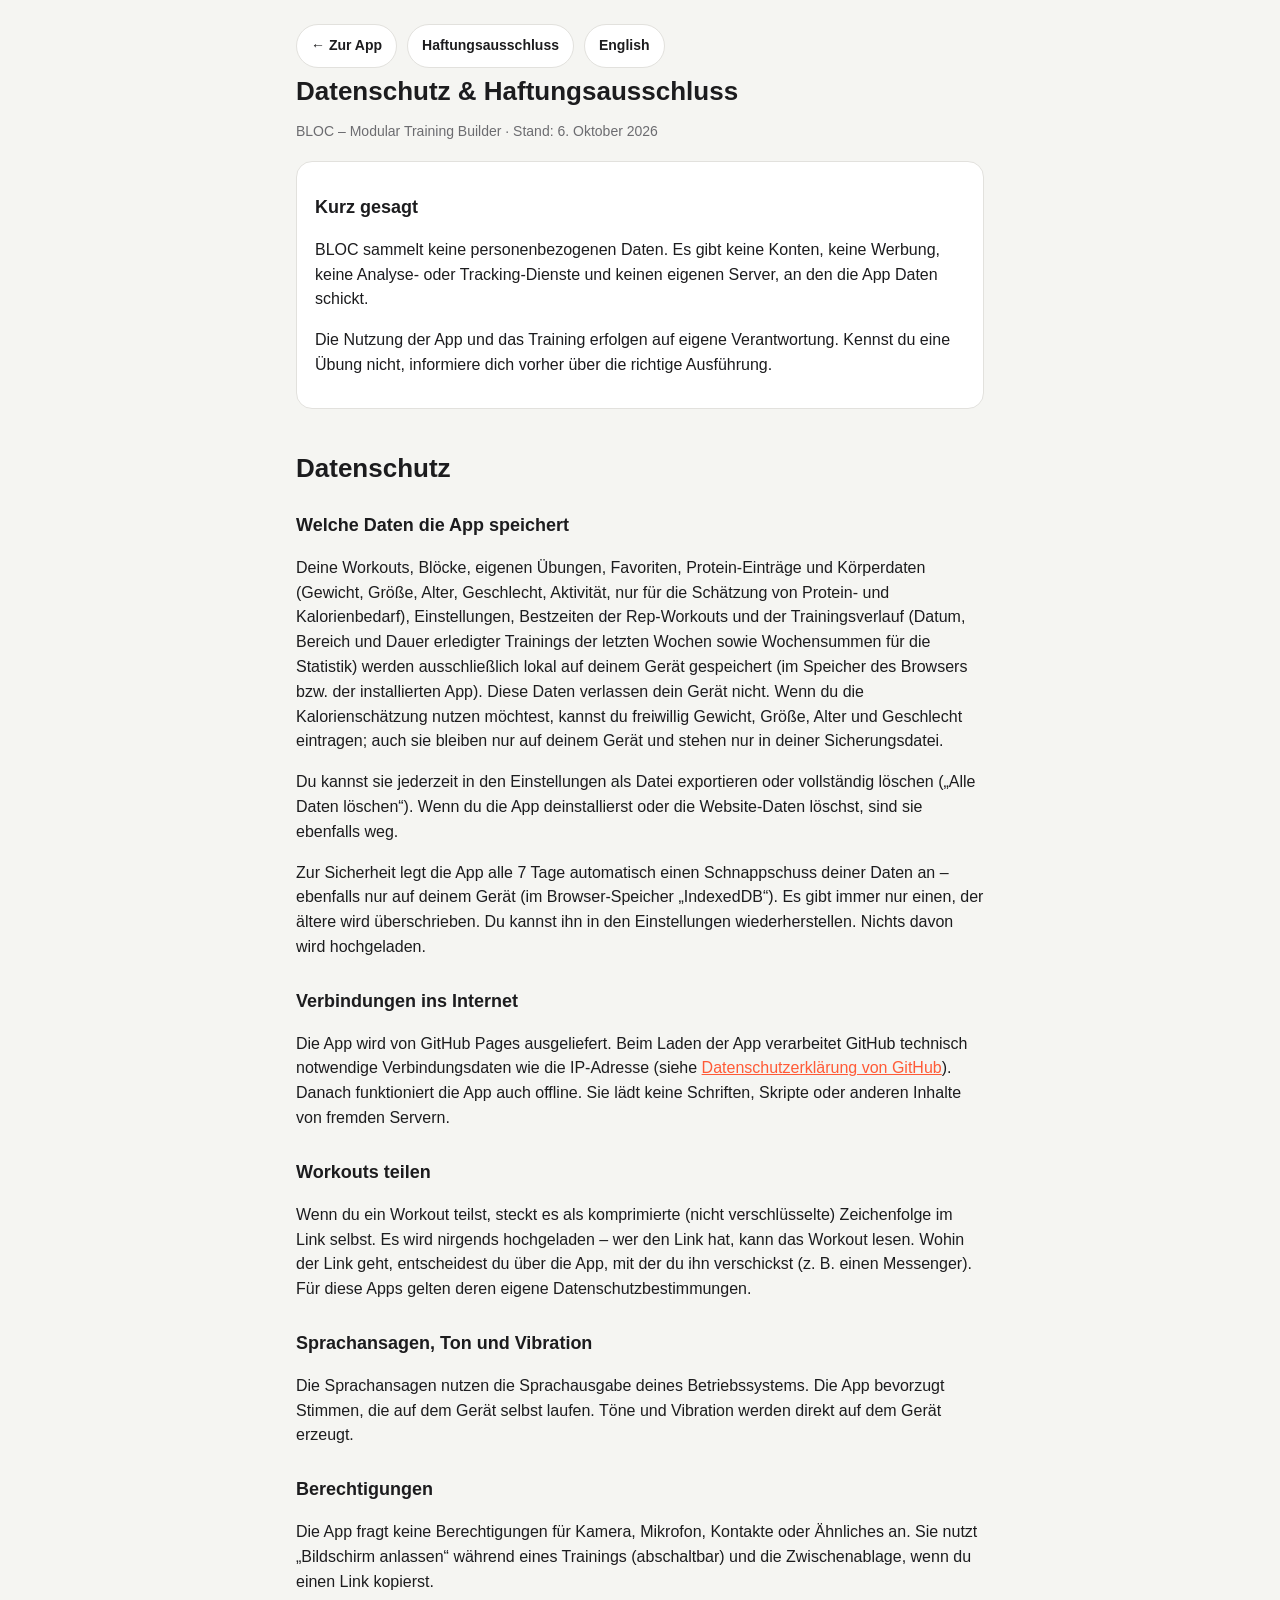
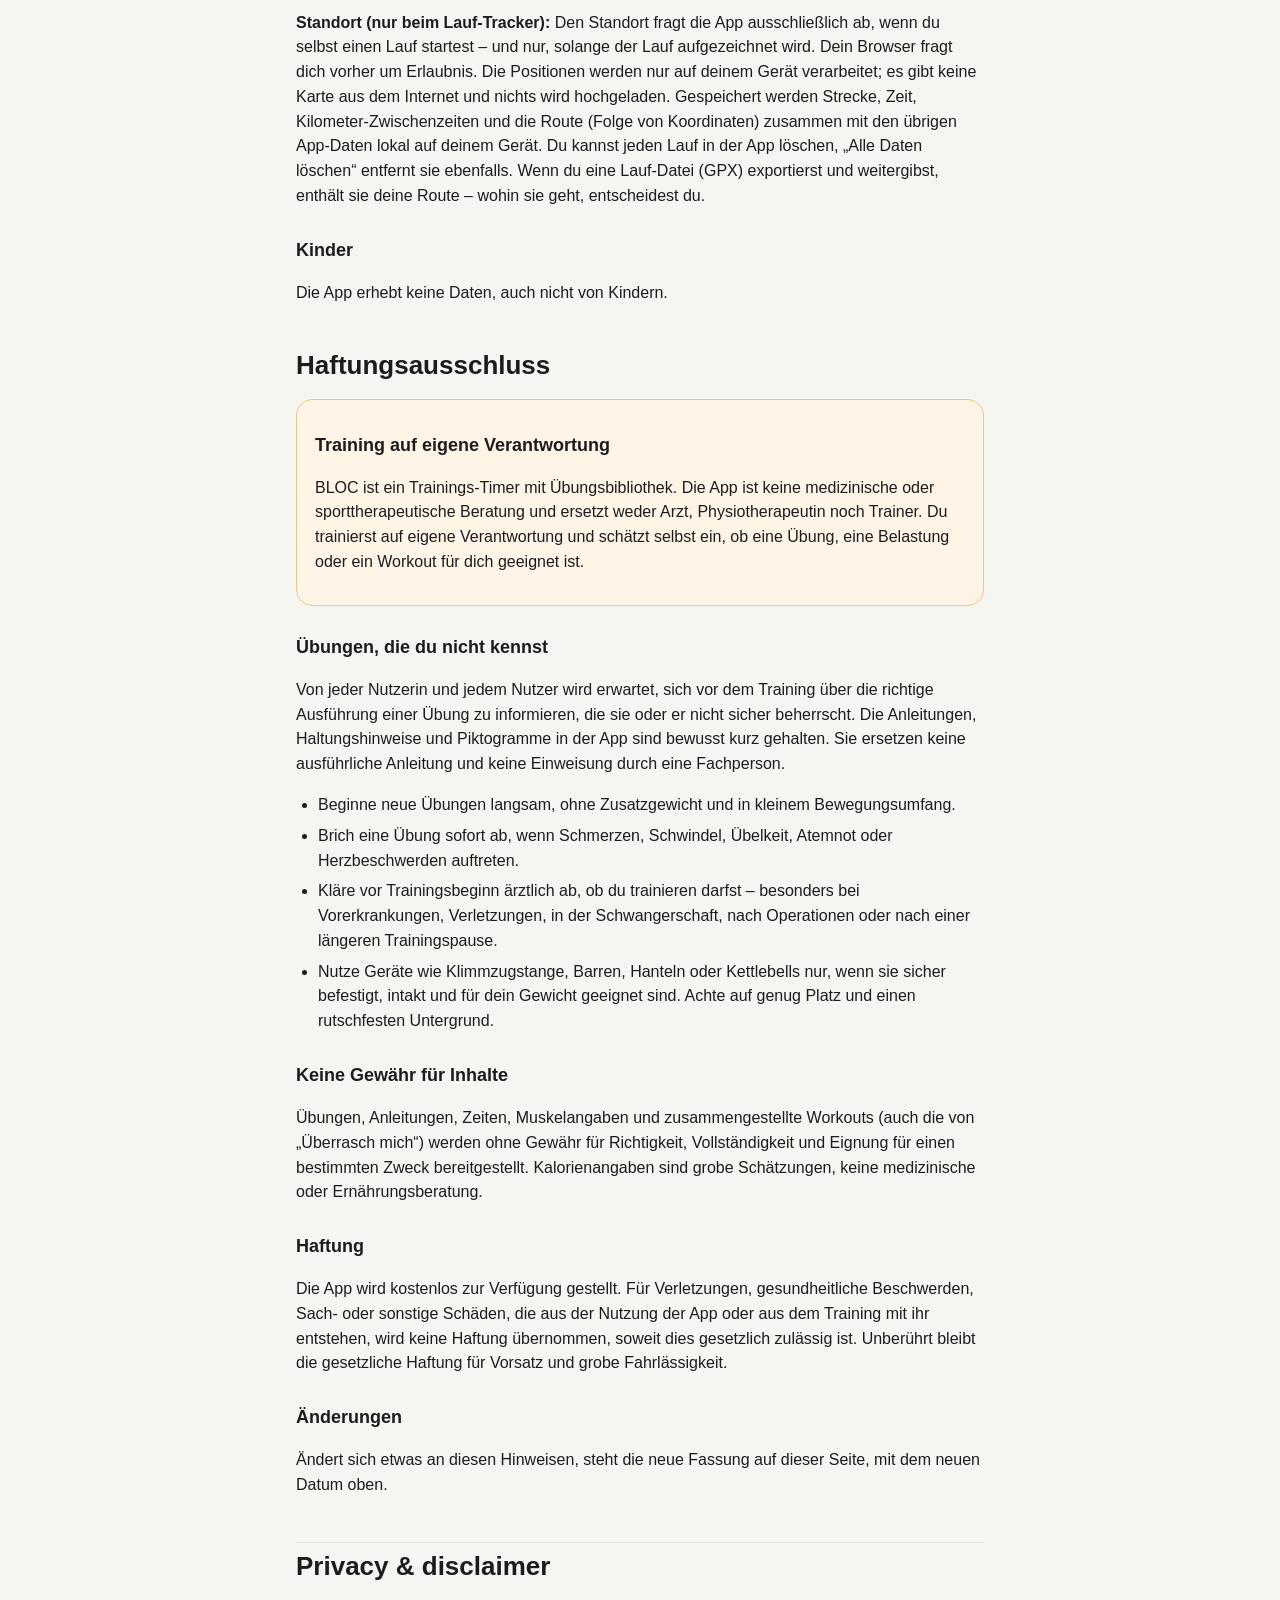
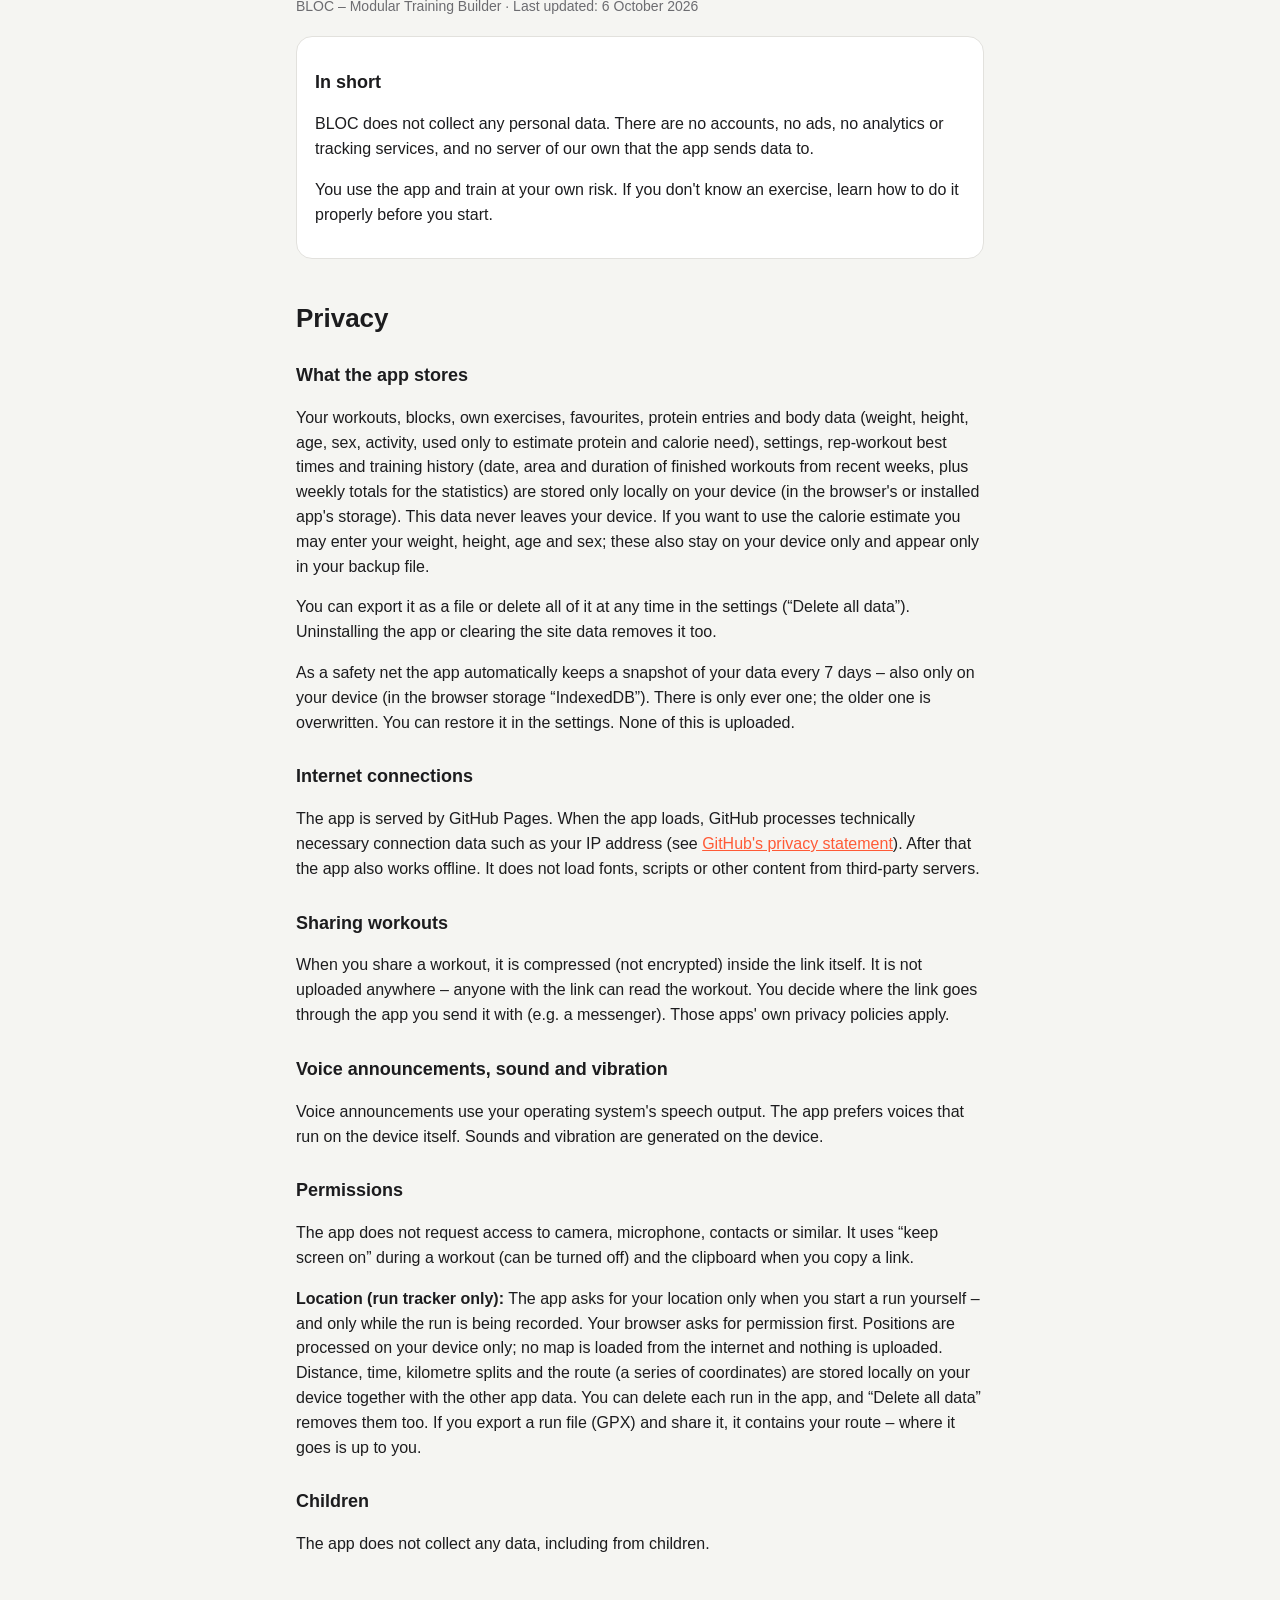
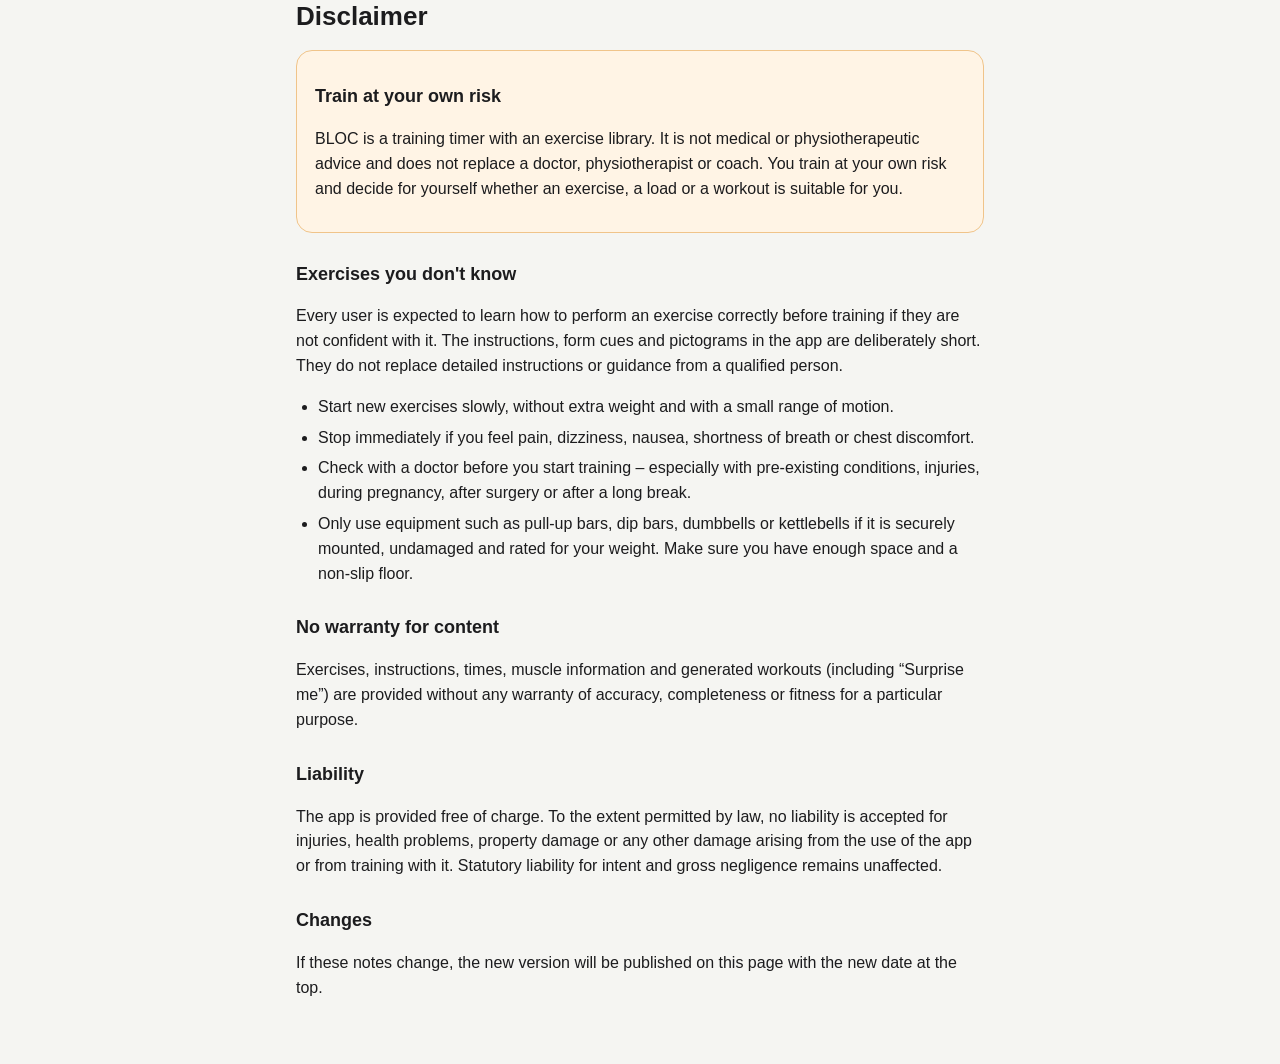
<file: privacy.html>
<!doctype html>
<html lang="de">
<head>
<meta charset="utf-8">
<meta name="viewport" content="width=device-width, initial-scale=1, viewport-fit=cover">
<title>Datenschutz &amp; Haftung – BLOC</title>
<meta name="description" content="Datenschutz und Haftungsausschluss der App BLOC – Modular Training Builder">
<link rel="icon" href="./icon.png">
<style>
:root{ color-scheme:light; --bg:#f5f5f2; --surface:#ffffff; --text:#1c1c1e; --dim:#6c6c70; --accent:#ff5a36; --border:#e2e1dd; --warn-bg:#fff4e5; --warn-border:#f0c48a; }
@media (prefers-color-scheme: dark){ :root{ color-scheme:dark; --bg:#121214; --surface:#1c1c1f; --text:#f2f2f0; --dim:#a0a0a6; --border:#2c2c30; --warn-bg:#2b2116; --warn-border:#6b4a22; } }
*{ box-sizing:border-box; }
body{ margin:0; background:var(--bg); color:var(--text); font:16px/1.55 -apple-system, BlinkMacSystemFont, "Segoe UI", Roboto, Helvetica, Arial, sans-serif; }
main{ max-width:720px; margin:0 auto; padding:max(24px, env(safe-area-inset-top)) 16px 48px; }
h1{ font-size:26px; line-height:1.2; margin:8px 0 4px; }
h2{ font-size:18px; margin:28px 0 6px; }
h1.teil{ margin-top:44px; }
p, li{ color:var(--text); }
ul{ padding-left:22px; }
li{ margin-bottom:6px; }
.dim{ color:var(--dim); font-size:14px; }
.card{ background:var(--surface); border:1px solid var(--border); border-radius:16px; padding:4px 18px 14px; margin-top:18px; }
.card.warn{ background:var(--warn-bg); border-color:var(--warn-border); }
a{ color:var(--accent); }
nav{ display:flex; flex-wrap:wrap; gap:10px; margin-bottom:6px; }
nav a{ display:inline-flex; align-items:center; min-height:44px; padding:0 14px; border-radius:100px; border:1px solid var(--border); background:var(--surface); color:var(--text); text-decoration:none; font-weight:600; font-size:14px; }
hr{ border:none; border-top:1px solid var(--border); margin:44px 0 8px; }
</style>
</head>
<body>
<main>
<nav><a href="./">&larr; Zur App</a><a href="#haftung">Haftungsausschluss</a><a href="#en">English</a></nav>

<h1>Datenschutz &amp; Haftungsausschluss</h1>
<p class="dim">BLOC – Modular Training Builder · Stand: 6. Oktober 2026</p>

<div class="card">
<h2>Kurz gesagt</h2>
<p>BLOC sammelt keine personenbezogenen Daten. Es gibt keine Konten, keine Werbung, keine Analyse- oder Tracking-Dienste und keinen eigenen Server, an den die App Daten schickt.</p>
<p>Die Nutzung der App und das Training erfolgen auf eigene Verantwortung. Kennst du eine Übung nicht, informiere dich vorher über die richtige Ausführung.</p>
</div>

<h1 class="teil">Datenschutz</h1>

<h2>Welche Daten die App speichert</h2>
<p>Deine Workouts, Blöcke, eigenen Übungen, Favoriten, Protein-Einträge und Körperdaten (Gewicht, Größe, Alter, Geschlecht, Aktivität, nur für die Schätzung von Protein- und Kalorienbedarf), Einstellungen, Bestzeiten der Rep-Workouts und der Trainingsverlauf (Datum, Bereich und Dauer erledigter Trainings der letzten Wochen sowie Wochensummen für die Statistik) werden ausschließlich lokal auf deinem Gerät gespeichert (im Speicher des Browsers bzw. der installierten App). Diese Daten verlassen dein Gerät nicht. Wenn du die Kalorienschätzung nutzen möchtest, kannst du freiwillig Gewicht, Größe, Alter und Geschlecht eintragen; auch sie bleiben nur auf deinem Gerät und stehen nur in deiner Sicherungsdatei.</p>
<p>Du kannst sie jederzeit in den Einstellungen als Datei exportieren oder vollständig löschen („Alle Daten löschen“). Wenn du die App deinstallierst oder die Website-Daten löschst, sind sie ebenfalls weg.</p>
<p>Zur Sicherheit legt die App alle 7 Tage automatisch einen Schnappschuss deiner Daten an – ebenfalls nur auf deinem Gerät (im Browser-Speicher „IndexedDB“). Es gibt immer nur einen, der ältere wird überschrieben. Du kannst ihn in den Einstellungen wiederherstellen. Nichts davon wird hochgeladen.</p>

<h2>Verbindungen ins Internet</h2>
<p>Die App wird von GitHub Pages ausgeliefert. Beim Laden der App verarbeitet GitHub technisch notwendige Verbindungsdaten wie die IP-Adresse (siehe <a href="https://docs.github.com/de/site-policy/privacy-policies/github-general-privacy-statement" rel="noopener">Datenschutzerklärung von GitHub</a>). Danach funktioniert die App auch offline. Sie lädt keine Schriften, Skripte oder anderen Inhalte von fremden Servern.</p>

<h2>Workouts teilen</h2>
<p>Wenn du ein Workout teilst, steckt es als komprimierte (nicht verschlüsselte) Zeichenfolge im Link selbst. Es wird nirgends hochgeladen – wer den Link hat, kann das Workout lesen. Wohin der Link geht, entscheidest du über die App, mit der du ihn verschickst (z. B. einen Messenger). Für diese Apps gelten deren eigene Datenschutzbestimmungen.</p>

<h2>Sprachansagen, Ton und Vibration</h2>
<p>Die Sprachansagen nutzen die Sprachausgabe deines Betriebssystems. Die App bevorzugt Stimmen, die auf dem Gerät selbst laufen. Töne und Vibration werden direkt auf dem Gerät erzeugt.</p>

<h2>Berechtigungen</h2>
<p>Die App fragt keine Berechtigungen für Kamera, Mikrofon, Kontakte oder Ähnliches an. Sie nutzt „Bildschirm anlassen“ während eines Trainings (abschaltbar) und die Zwischenablage, wenn du einen Link kopierst.</p>
<p><strong>Standort (nur beim Lauf-Tracker):</strong> Den Standort fragt die App ausschließlich ab, wenn du selbst einen Lauf startest – und nur, solange der Lauf aufgezeichnet wird. Dein Browser fragt dich vorher um Erlaubnis. Die Positionen werden nur auf deinem Gerät verarbeitet; es gibt keine Karte aus dem Internet und nichts wird hochgeladen. Gespeichert werden Strecke, Zeit, Kilometer-Zwischenzeiten und die Route (Folge von Koordinaten) zusammen mit den übrigen App-Daten lokal auf deinem Gerät. Du kannst jeden Lauf in der App löschen, „Alle Daten löschen“ entfernt sie ebenfalls. Wenn du eine Lauf-Datei (GPX) exportierst und weitergibst, enthält sie deine Route – wohin sie geht, entscheidest du.</p>

<h2>Kinder</h2>
<p>Die App erhebt keine Daten, auch nicht von Kindern.</p>

<h1 class="teil" id="haftung">Haftungsausschluss</h1>

<div class="card warn">
<h2>Training auf eigene Verantwortung</h2>
<p>BLOC ist ein Trainings-Timer mit Übungsbibliothek. Die App ist keine medizinische oder sporttherapeutische Beratung und ersetzt weder Arzt, Physiotherapeutin noch Trainer. Du trainierst auf eigene Verantwortung und schätzt selbst ein, ob eine Übung, eine Belastung oder ein Workout für dich geeignet ist.</p>
</div>

<h2>Übungen, die du nicht kennst</h2>
<p>Von jeder Nutzerin und jedem Nutzer wird erwartet, sich vor dem Training über die richtige Ausführung einer Übung zu informieren, die sie oder er nicht sicher beherrscht. Die Anleitungen, Haltungshinweise und Piktogramme in der App sind bewusst kurz gehalten. Sie ersetzen keine ausführliche Anleitung und keine Einweisung durch eine Fachperson.</p>
<ul>
<li>Beginne neue Übungen langsam, ohne Zusatzgewicht und in kleinem Bewegungsumfang.</li>
<li>Brich eine Übung sofort ab, wenn Schmerzen, Schwindel, Übelkeit, Atemnot oder Herzbeschwerden auftreten.</li>
<li>Kläre vor Trainingsbeginn ärztlich ab, ob du trainieren darfst – besonders bei Vorerkrankungen, Verletzungen, in der Schwangerschaft, nach Operationen oder nach einer längeren Trainingspause.</li>
<li>Nutze Geräte wie Klimmzugstange, Barren, Hanteln oder Kettlebells nur, wenn sie sicher befestigt, intakt und für dein Gewicht geeignet sind. Achte auf genug Platz und einen rutschfesten Untergrund.</li>
</ul>

<h2>Keine Gewähr für Inhalte</h2>
<p>Übungen, Anleitungen, Zeiten, Muskelangaben und zusammengestellte Workouts (auch die von „Überrasch mich“) werden ohne Gewähr für Richtigkeit, Vollständigkeit und Eignung für einen bestimmten Zweck bereitgestellt. Kalorienangaben sind grobe Schätzungen, keine medizinische oder Ernährungsberatung.</p>

<h2>Haftung</h2>
<p>Die App wird kostenlos zur Verfügung gestellt. Für Verletzungen, gesundheitliche Beschwerden, Sach- oder sonstige Schäden, die aus der Nutzung der App oder aus dem Training mit ihr entstehen, wird keine Haftung übernommen, soweit dies gesetzlich zulässig ist. Unberührt bleibt die gesetzliche Haftung für Vorsatz und grobe Fahrlässigkeit.</p>

<h2>Änderungen</h2>
<p>Ändert sich etwas an diesen Hinweisen, steht die neue Fassung auf dieser Seite, mit dem neuen Datum oben.</p>

<hr>

<h1 id="en">Privacy &amp; disclaimer</h1>
<p class="dim">BLOC – Modular Training Builder · Last updated: 6 October 2026</p>

<div class="card">
<h2>In short</h2>
<p>BLOC does not collect any personal data. There are no accounts, no ads, no analytics or tracking services, and no server of our own that the app sends data to.</p>
<p>You use the app and train at your own risk. If you don't know an exercise, learn how to do it properly before you start.</p>
</div>

<h1 class="teil">Privacy</h1>

<h2>What the app stores</h2>
<p>Your workouts, blocks, own exercises, favourites, protein entries and body data (weight, height, age, sex, activity, used only to estimate protein and calorie need), settings, rep-workout best times and training history (date, area and duration of finished workouts from recent weeks, plus weekly totals for the statistics) are stored only locally on your device (in the browser's or installed app's storage). This data never leaves your device. If you want to use the calorie estimate you may enter your weight, height, age and sex; these also stay on your device only and appear only in your backup file.</p>
<p>You can export it as a file or delete all of it at any time in the settings (“Delete all data”). Uninstalling the app or clearing the site data removes it too.</p>
<p>As a safety net the app automatically keeps a snapshot of your data every 7 days – also only on your device (in the browser storage “IndexedDB”). There is only ever one; the older one is overwritten. You can restore it in the settings. None of this is uploaded.</p>

<h2>Internet connections</h2>
<p>The app is served by GitHub Pages. When the app loads, GitHub processes technically necessary connection data such as your IP address (see <a href="https://docs.github.com/en/site-policy/privacy-policies/github-general-privacy-statement" rel="noopener">GitHub's privacy statement</a>). After that the app also works offline. It does not load fonts, scripts or other content from third-party servers.</p>

<h2>Sharing workouts</h2>
<p>When you share a workout, it is compressed (not encrypted) inside the link itself. It is not uploaded anywhere – anyone with the link can read the workout. You decide where the link goes through the app you send it with (e.g. a messenger). Those apps' own privacy policies apply.</p>

<h2>Voice announcements, sound and vibration</h2>
<p>Voice announcements use your operating system's speech output. The app prefers voices that run on the device itself. Sounds and vibration are generated on the device.</p>

<h2>Permissions</h2>
<p>The app does not request access to camera, microphone, contacts or similar. It uses “keep screen on” during a workout (can be turned off) and the clipboard when you copy a link.</p>
<p><strong>Location (run tracker only):</strong> The app asks for your location only when you start a run yourself – and only while the run is being recorded. Your browser asks for permission first. Positions are processed on your device only; no map is loaded from the internet and nothing is uploaded. Distance, time, kilometre splits and the route (a series of coordinates) are stored locally on your device together with the other app data. You can delete each run in the app, and “Delete all data” removes them too. If you export a run file (GPX) and share it, it contains your route – where it goes is up to you.</p>

<h2>Children</h2>
<p>The app does not collect any data, including from children.</p>

<h1 class="teil">Disclaimer</h1>

<div class="card warn">
<h2>Train at your own risk</h2>
<p>BLOC is a training timer with an exercise library. It is not medical or physiotherapeutic advice and does not replace a doctor, physiotherapist or coach. You train at your own risk and decide for yourself whether an exercise, a load or a workout is suitable for you.</p>
</div>

<h2>Exercises you don't know</h2>
<p>Every user is expected to learn how to perform an exercise correctly before training if they are not confident with it. The instructions, form cues and pictograms in the app are deliberately short. They do not replace detailed instructions or guidance from a qualified person.</p>
<ul>
<li>Start new exercises slowly, without extra weight and with a small range of motion.</li>
<li>Stop immediately if you feel pain, dizziness, nausea, shortness of breath or chest discomfort.</li>
<li>Check with a doctor before you start training – especially with pre-existing conditions, injuries, during pregnancy, after surgery or after a long break.</li>
<li>Only use equipment such as pull-up bars, dip bars, dumbbells or kettlebells if it is securely mounted, undamaged and rated for your weight. Make sure you have enough space and a non-slip floor.</li>
</ul>

<h2>No warranty for content</h2>
<p>Exercises, instructions, times, muscle information and generated workouts (including “Surprise me”) are provided without any warranty of accuracy, completeness or fitness for a particular purpose.</p>

<h2>Liability</h2>
<p>The app is provided free of charge. To the extent permitted by law, no liability is accepted for injuries, health problems, property damage or any other damage arising from the use of the app or from training with it. Statutory liability for intent and gross negligence remains unaffected.</p>

<h2>Changes</h2>
<p>If these notes change, the new version will be published on this page with the new date at the top.</p>
</main>
</body>
</html>
</file>
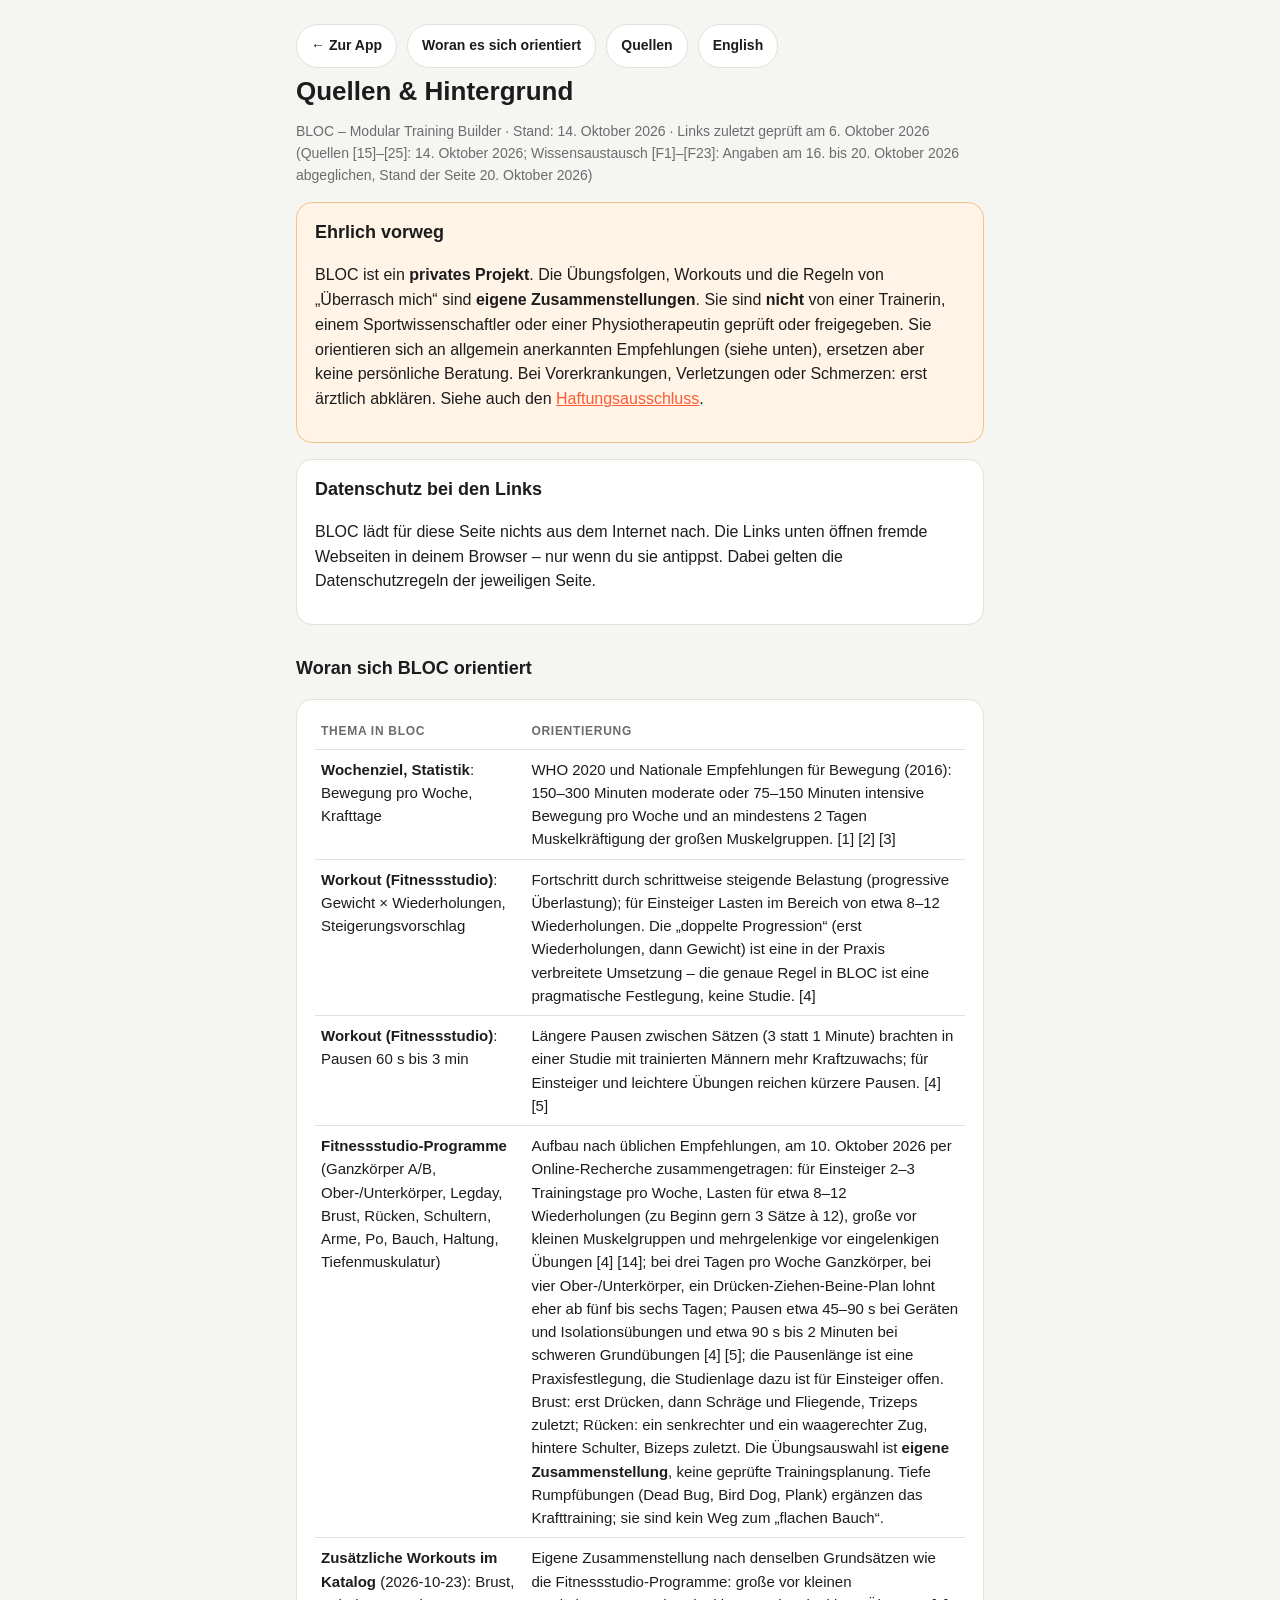
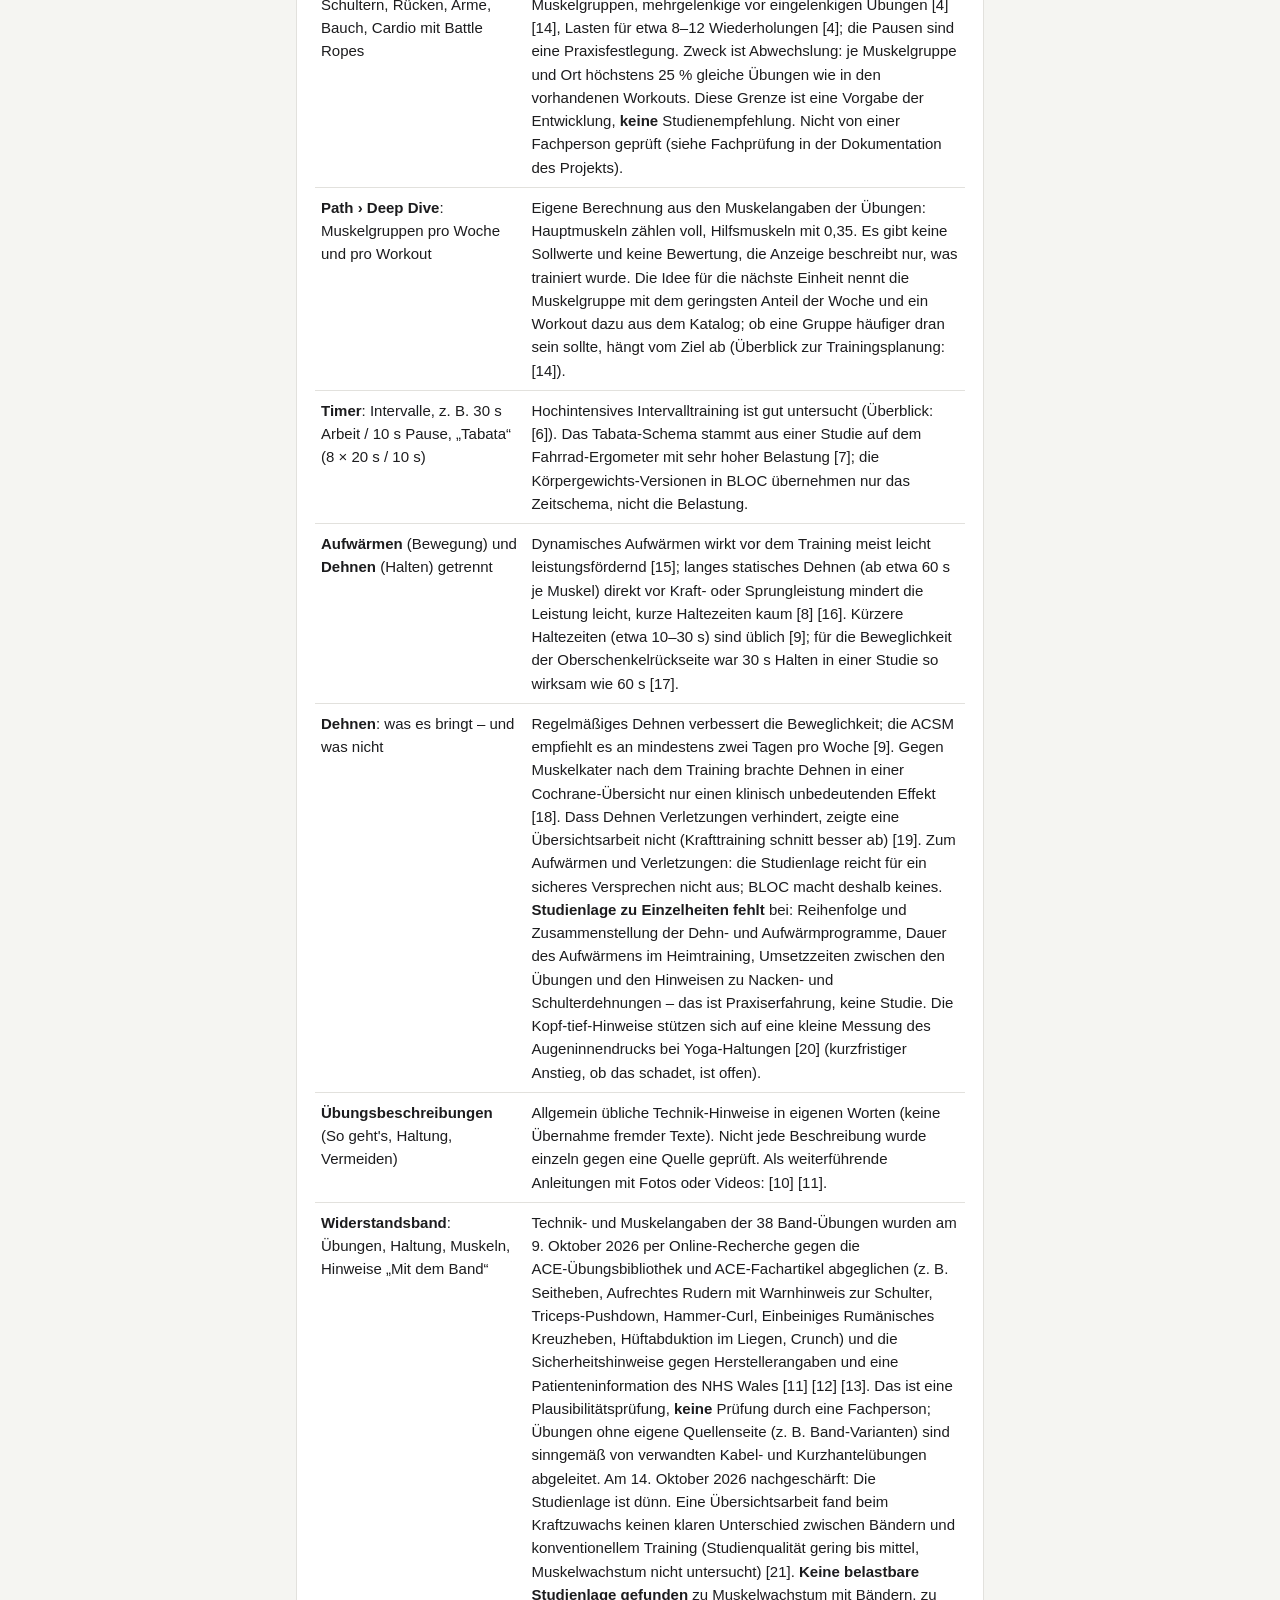
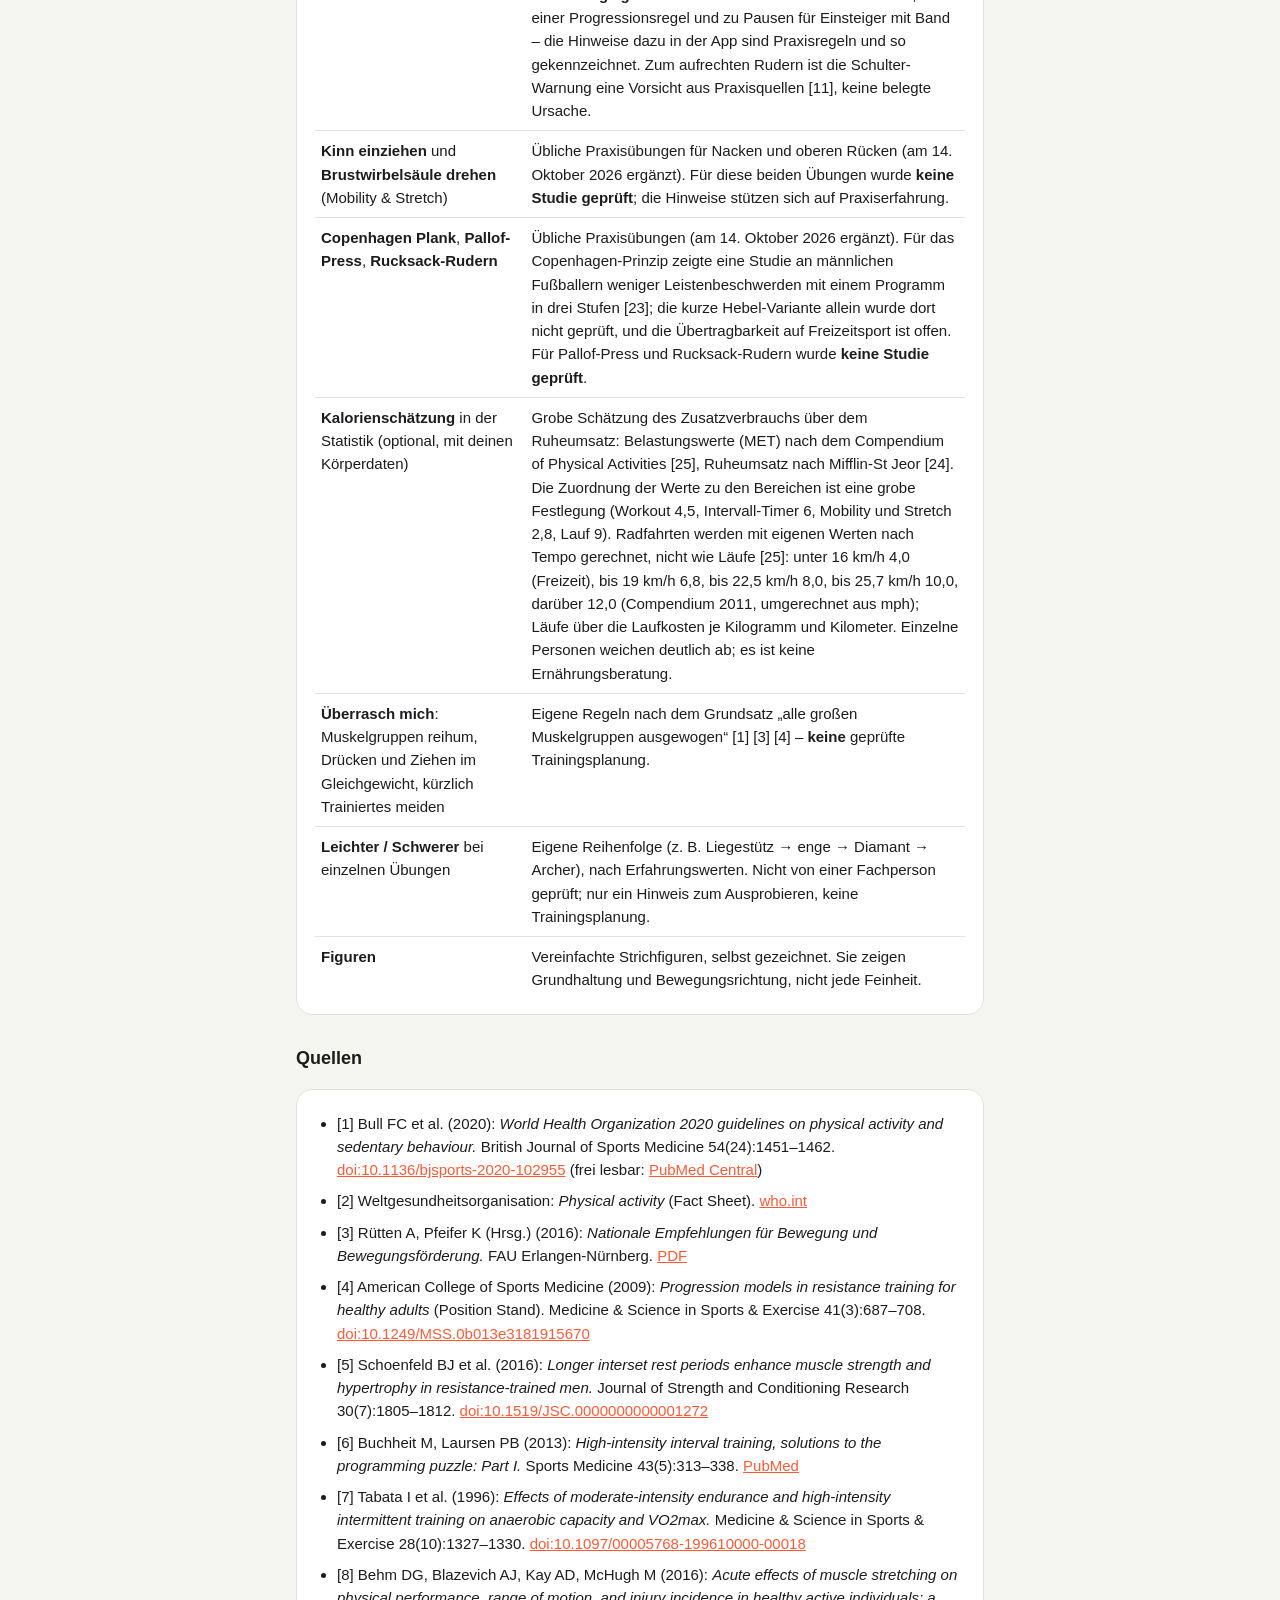
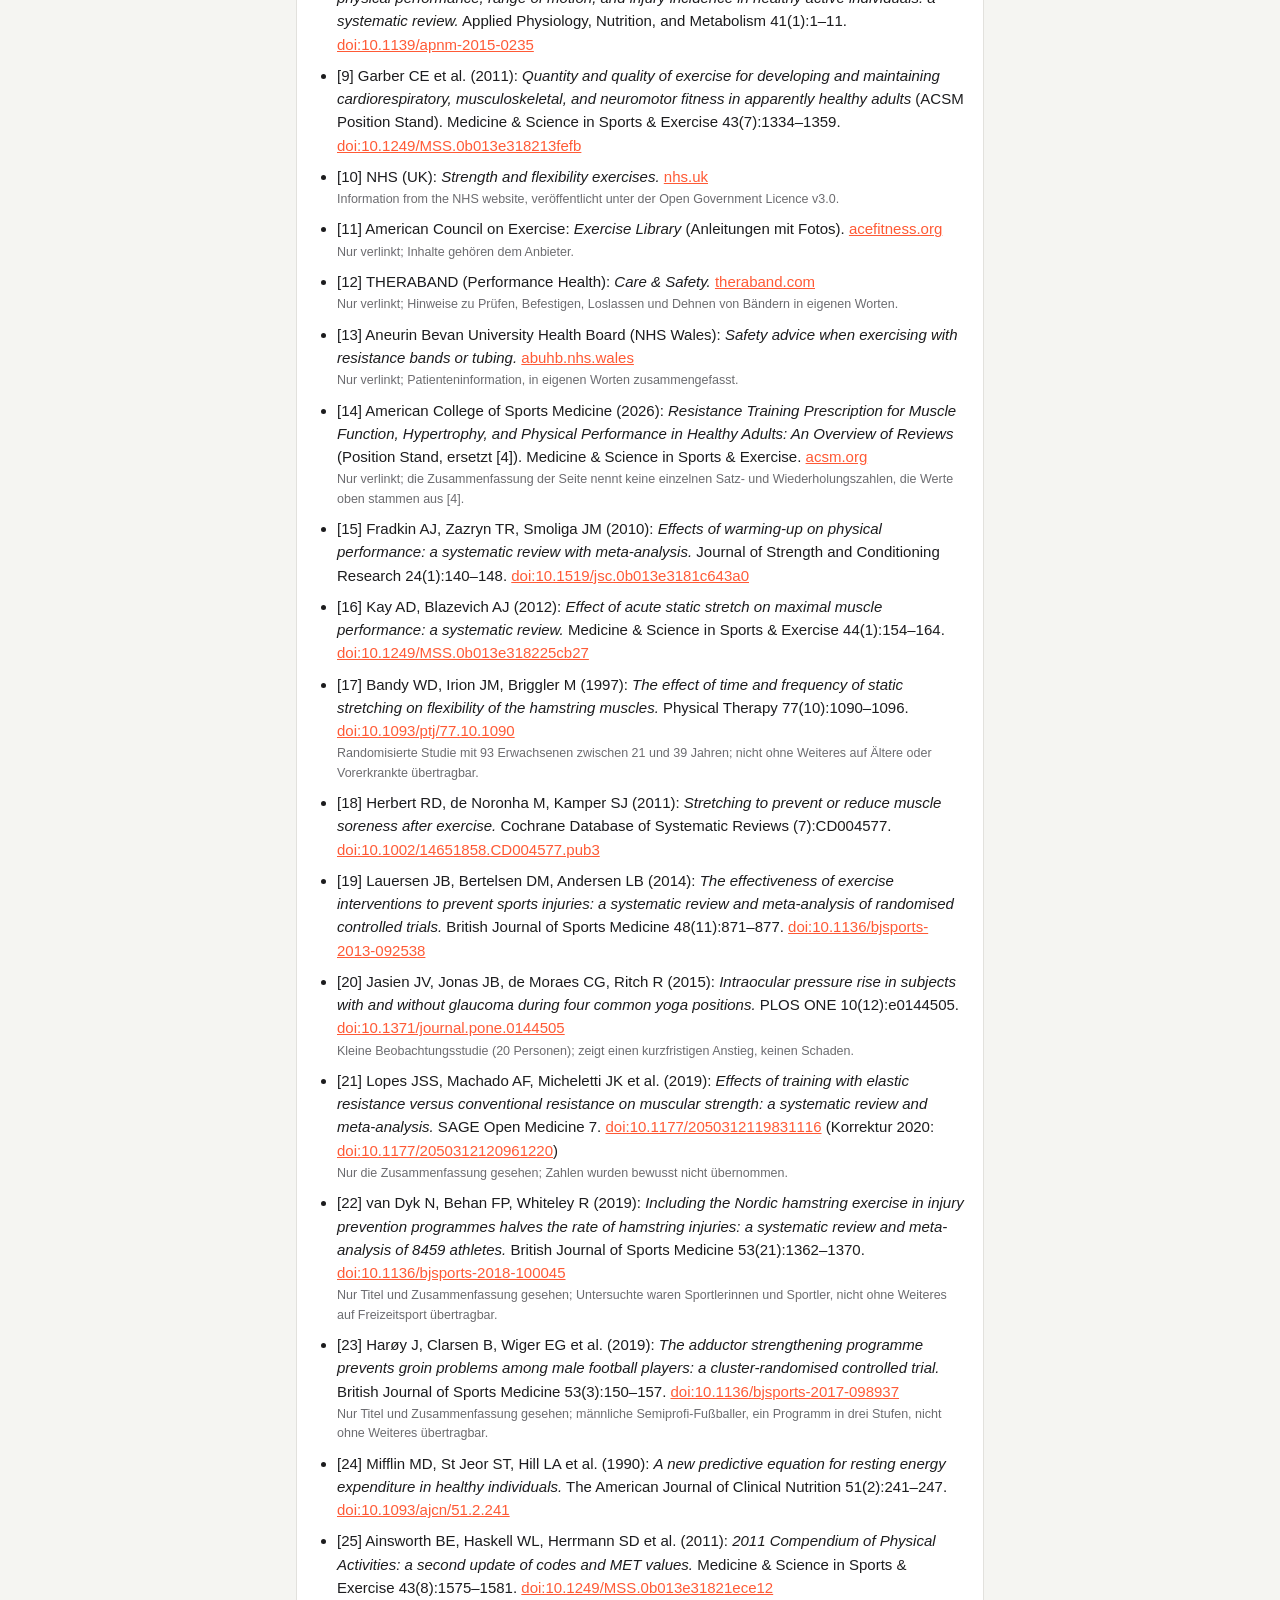
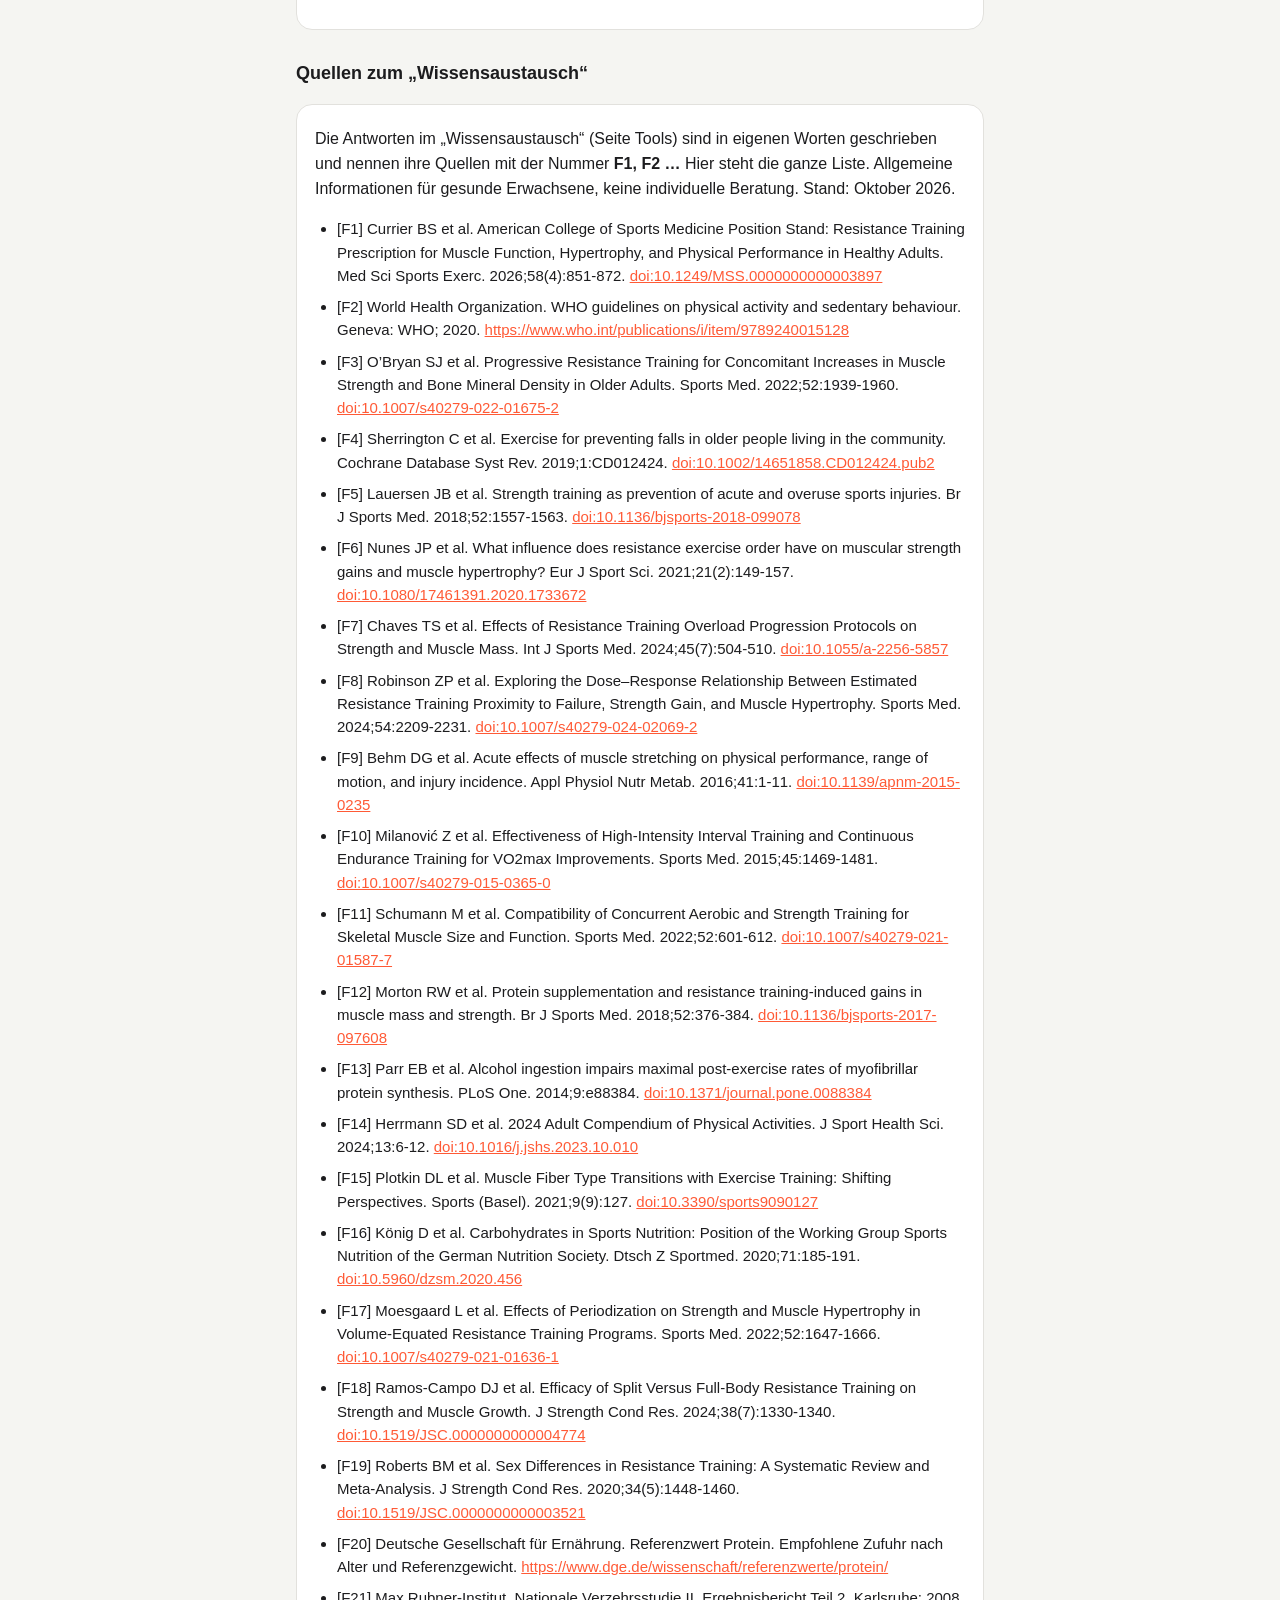
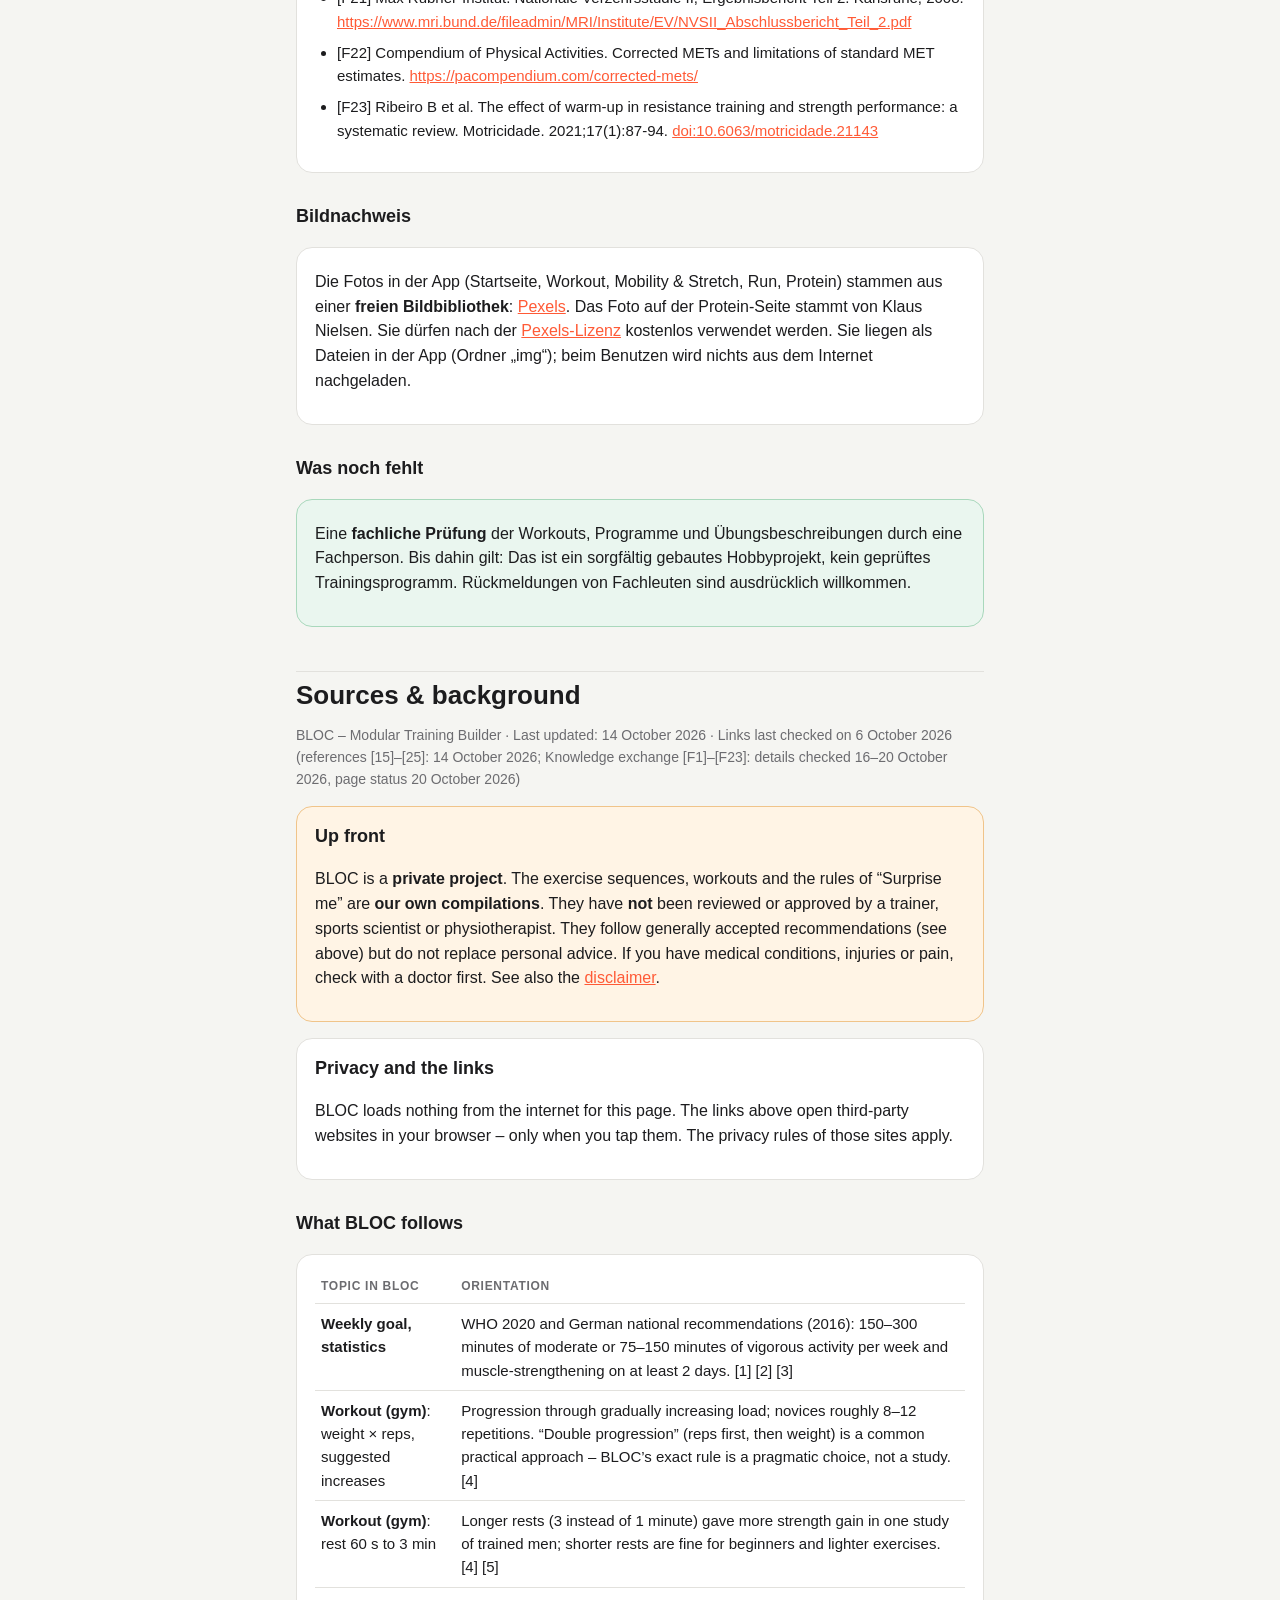
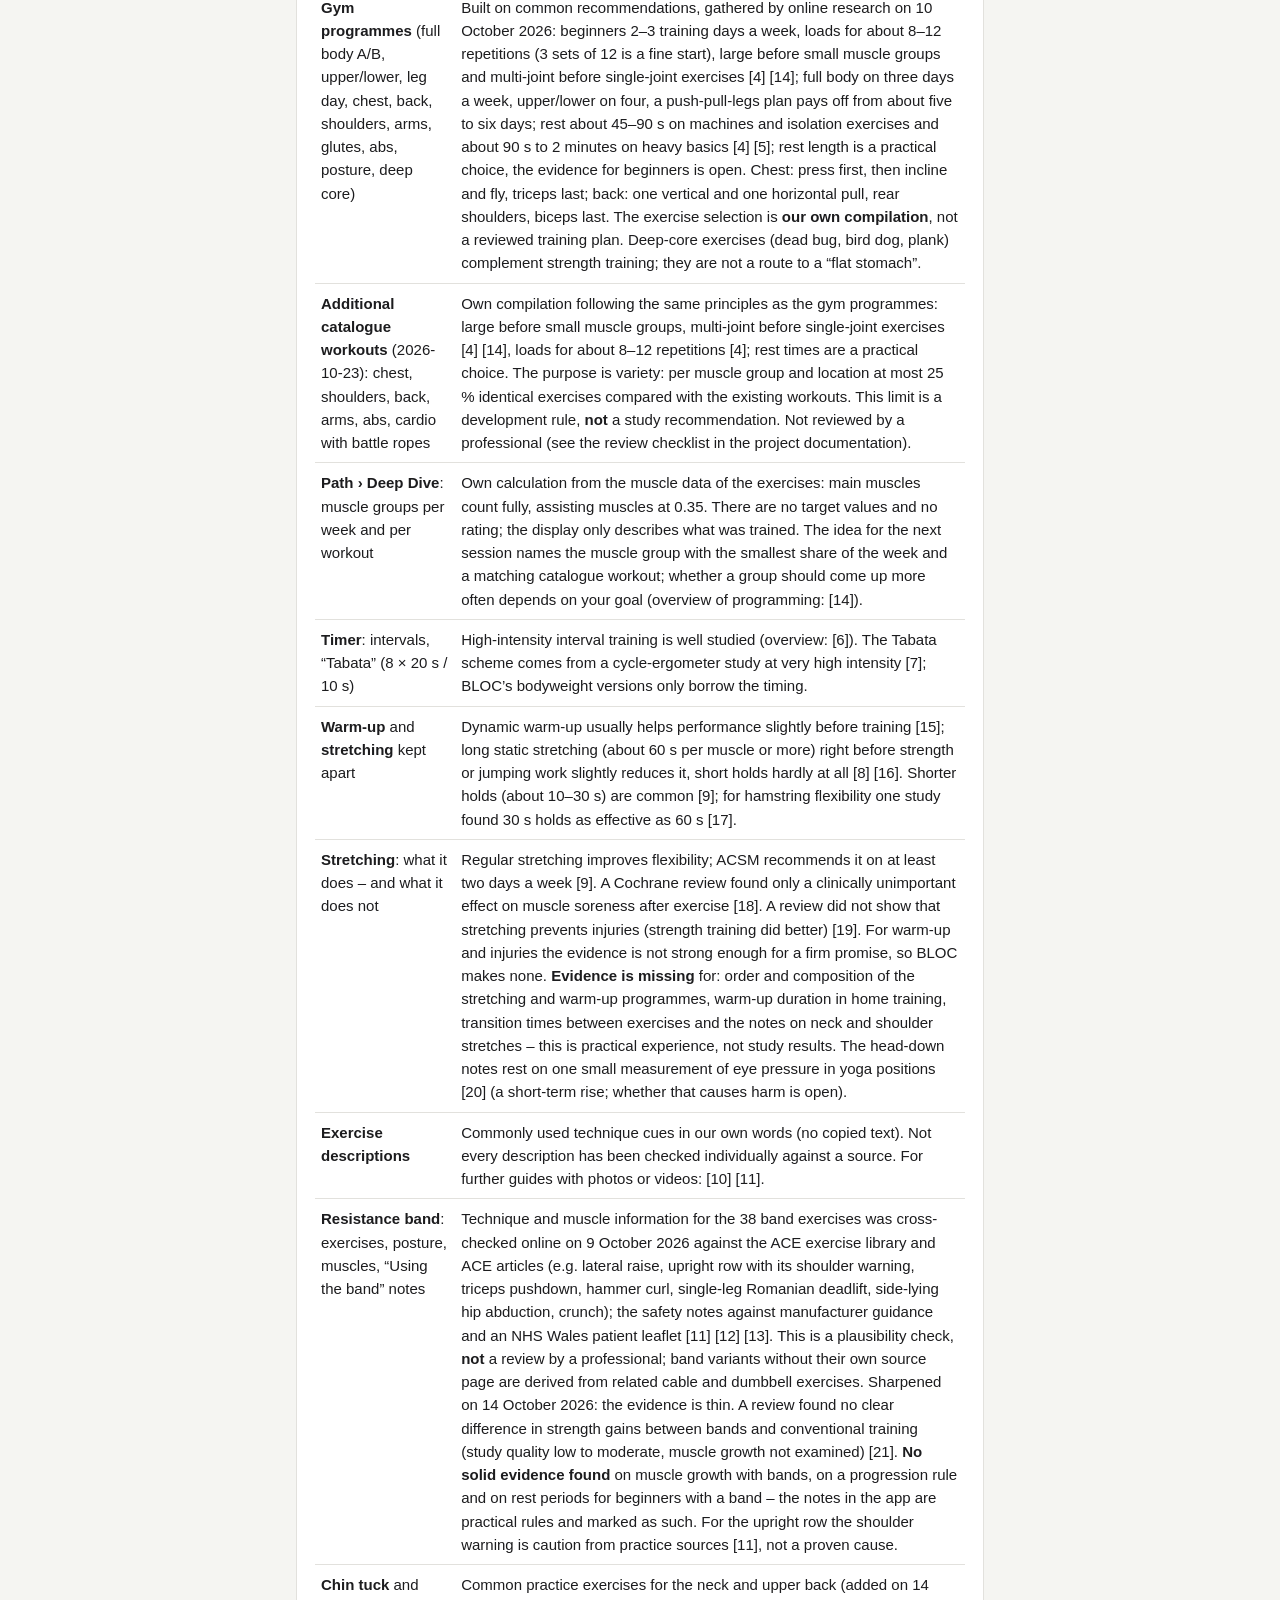
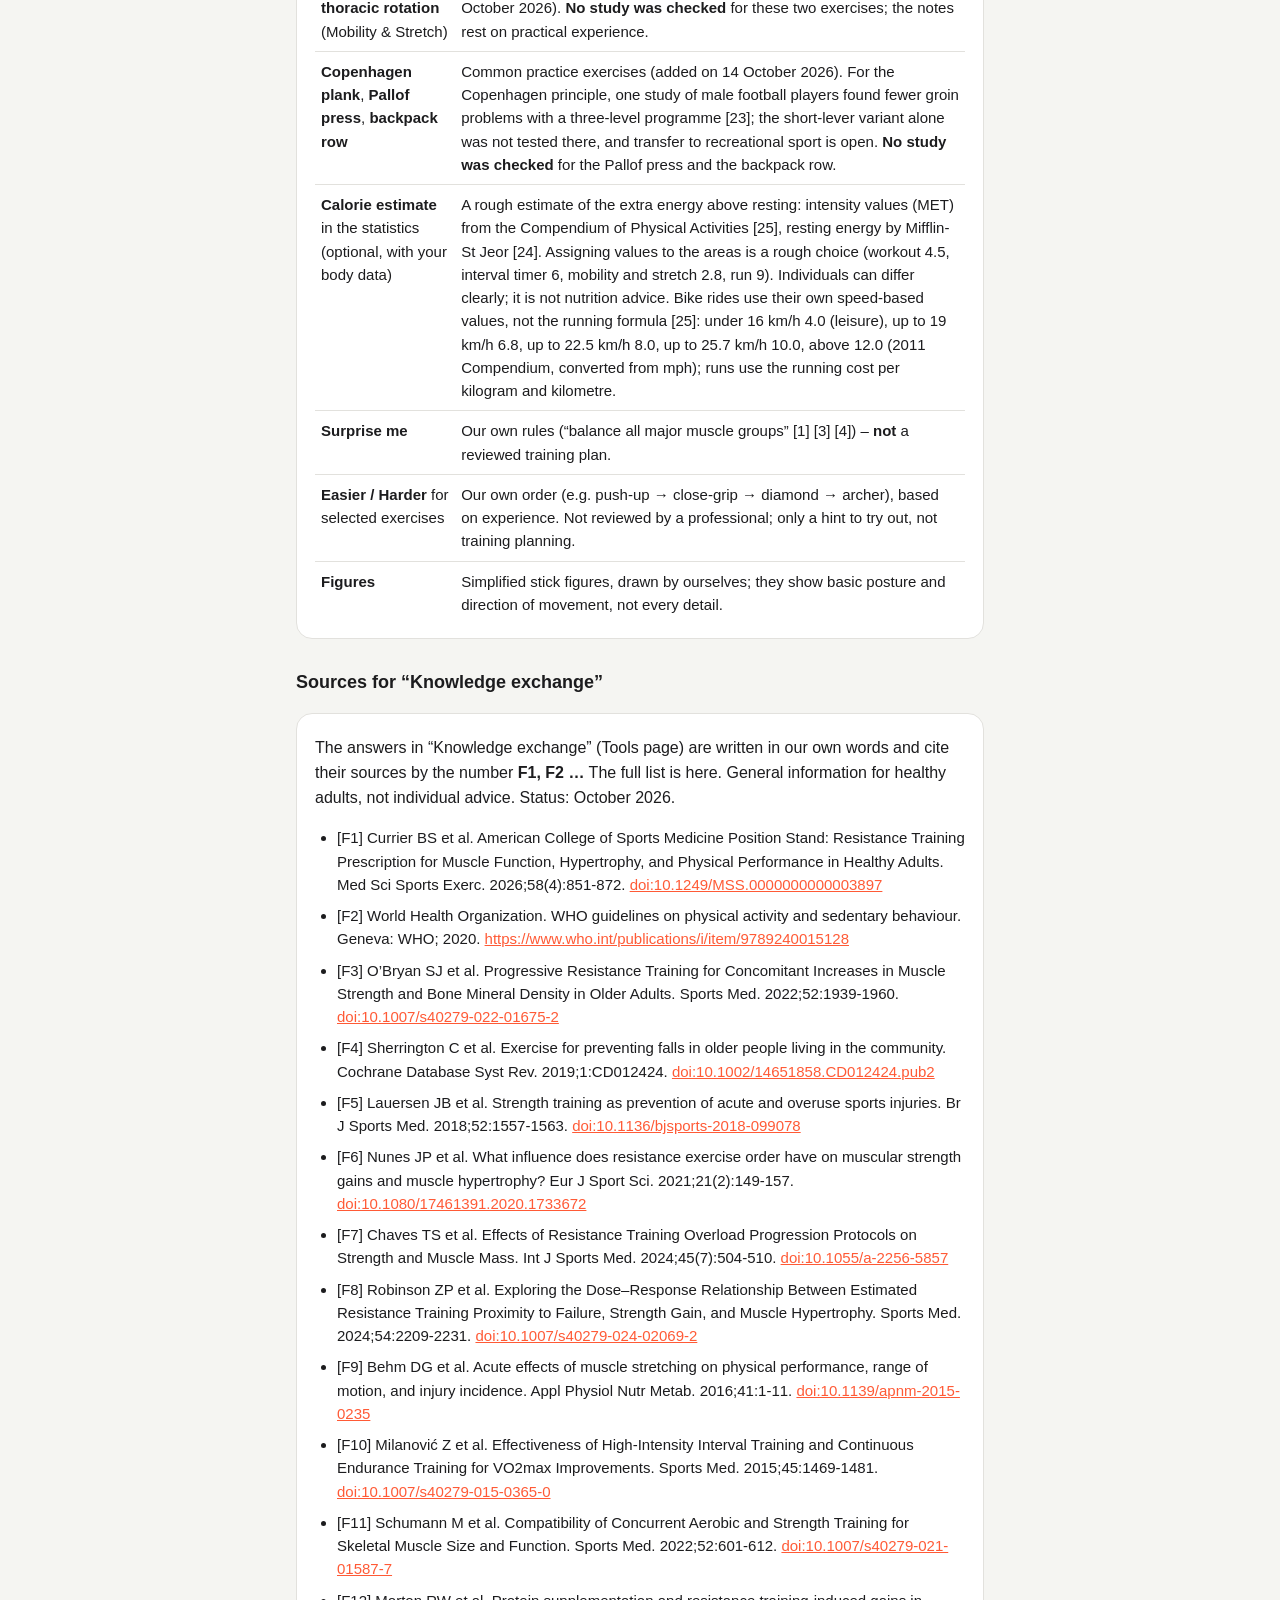
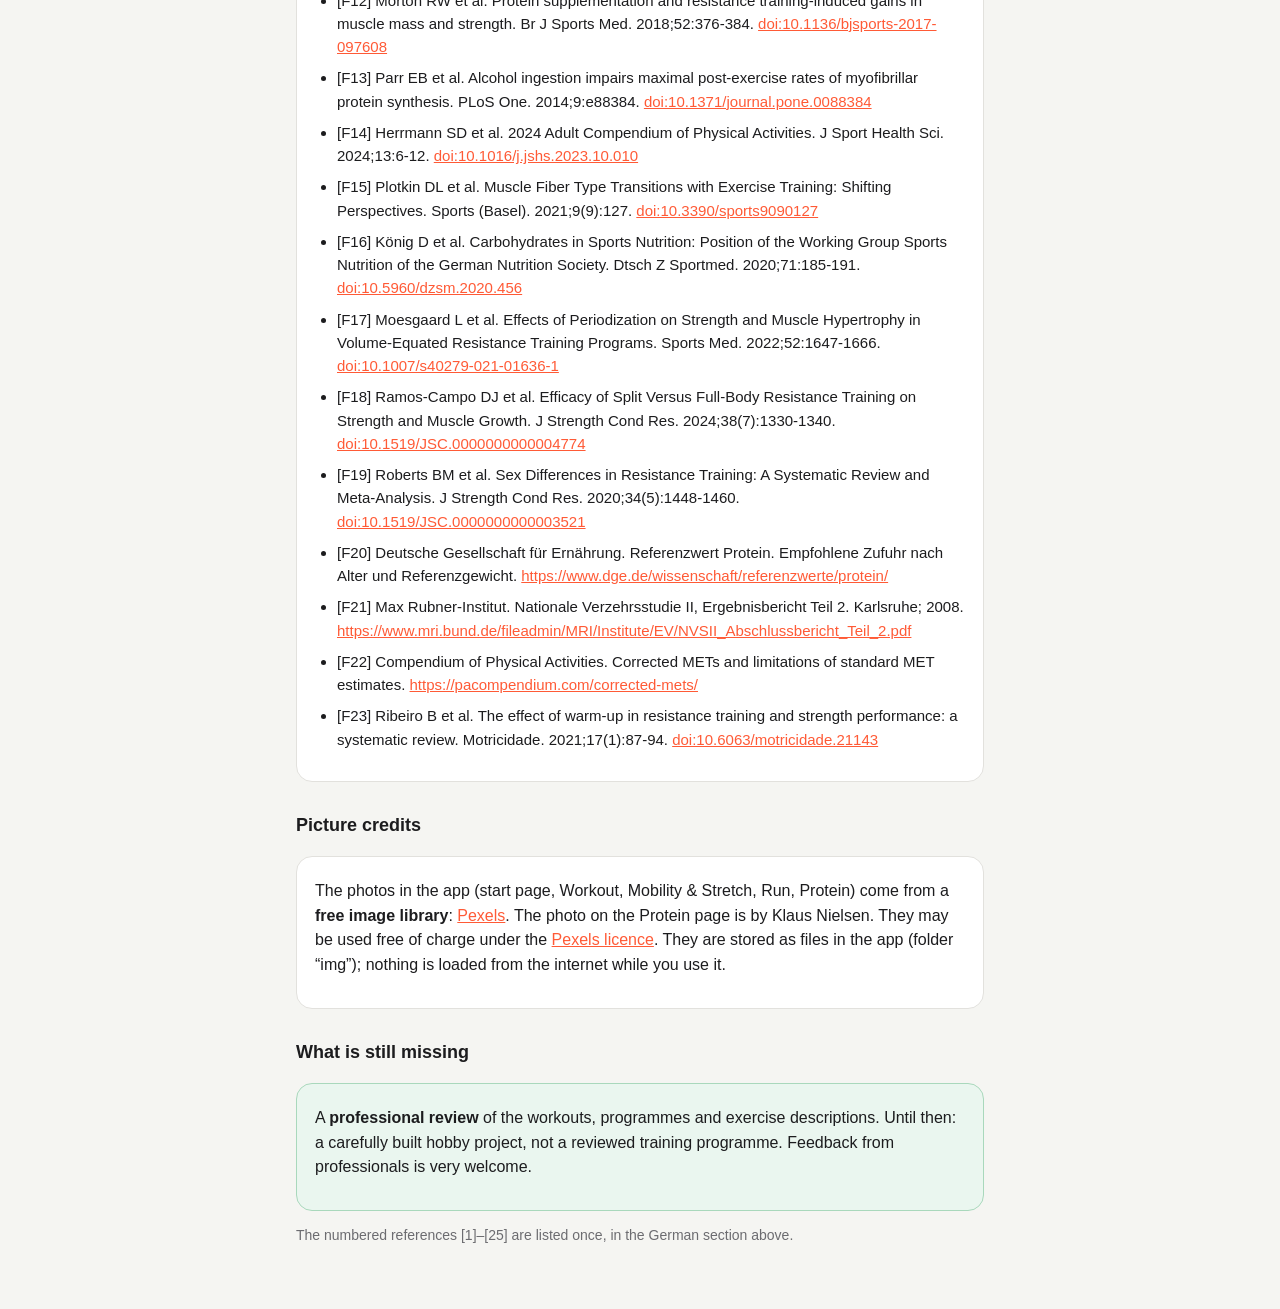
<file: quellen.html>
<!doctype html>
<html lang="de">
<head>
<meta charset="utf-8">
<meta name="viewport" content="width=device-width, initial-scale=1, viewport-fit=cover">
<title>Quellen &amp; Hintergrund – BLOC</title>
<meta name="description" content="Woran sich BLOC orientiert: Quellen, was belegt ist und was eigene Zusammenstellung ist">
<link rel="icon" href="./icon.png">
<style>
:root{ color-scheme:light; --bg:#f5f5f2; --surface:#ffffff; --text:#1c1c1e; --dim:#6c6c70; --accent:#ff5a36; --border:#e2e1dd; --warn-bg:#fff4e5; --warn-border:#f0c48a; --ok-bg:#eaf6ef; --ok-border:#a9d8bc; }
@media (prefers-color-scheme: dark){ :root{ color-scheme:dark; --bg:#121214; --surface:#1c1c1f; --text:#f2f2f0; --dim:#a0a0a6; --border:#2c2c30; --warn-bg:#2b2116; --warn-border:#6b4a22; --ok-bg:#15261c; --ok-border:#2f5a41; } }
*{ box-sizing:border-box; }
body{ margin:0; background:var(--bg); color:var(--text); font:16px/1.55 -apple-system, BlinkMacSystemFont, "Segoe UI", Roboto, Helvetica, Arial, sans-serif; }
main{ max-width:720px; margin:0 auto; padding:max(24px, env(safe-area-inset-top)) 16px 48px; }
h1{ font-size:26px; line-height:1.2; margin:8px 0 4px; }
h2{ font-size:18px; margin:30px 0 6px; }
.card h2{ margin-top:10px; }
p, li{ color:var(--text); }
ul{ padding-left:22px; }
li{ margin-bottom:8px; }
.dim{ color:var(--dim); font-size:14px; }
.card{ background:var(--surface); border:1px solid var(--border); border-radius:16px; padding:6px 18px 14px; margin-top:16px; }
.card.warn{ background:var(--warn-bg); border-color:var(--warn-border); }
.card.ok{ background:var(--ok-bg); border-color:var(--ok-border); }
a{ color:var(--accent); word-break:break-word; }
nav{ display:flex; flex-wrap:wrap; gap:10px; margin-bottom:6px; }
nav a{ display:inline-flex; align-items:center; min-height:44px; padding:0 14px; border-radius:100px; border:1px solid var(--border); background:var(--surface); color:var(--text); text-decoration:none; font-weight:600; font-size:14px; }
hr{ border:none; border-top:1px solid var(--border); margin:44px 0 8px; }
.ref{ font-size:15px; }
.ref small{ display:block; color:var(--dim); margin-top:2px; }
table{ width:100%; border-collapse:collapse; font-size:15px; margin-top:8px; }
td, th{ text-align:left; vertical-align:top; padding:8px 6px; border-top:1px solid var(--border); }
th{ font-size:12px; text-transform:uppercase; letter-spacing:.06em; color:var(--dim); border-top:0; }
</style>
</head>
<body>
<main>
<nav><a href="./">&larr; Zur App</a><a href="#belegt">Woran es sich orientiert</a><a href="#quellen">Quellen</a><a href="#en">English</a></nav>

<h1>Quellen &amp; Hintergrund</h1>
<p class="dim">BLOC – Modular Training Builder · Stand: 14. Oktober 2026 · Links zuletzt geprüft am 6. Oktober 2026 (Quellen [15]–[25]: 14. Oktober 2026; Wissensaustausch [F1]–[F23]: Angaben am 16. bis 20. Oktober 2026 abgeglichen, Stand der Seite 20. Oktober 2026)</p>

<div class="card warn">
<h2>Ehrlich vorweg</h2>
<p>BLOC ist ein <b>privates Projekt</b>. Die Übungsfolgen, Workouts und die Regeln von „Überrasch mich“ sind <b>eigene Zusammenstellungen</b>. Sie sind <b>nicht</b> von einer Trainerin, einem Sportwissenschaftler oder einer Physiotherapeutin geprüft oder freigegeben. Sie orientieren sich an allgemein anerkannten Empfehlungen (siehe unten), ersetzen aber keine persönliche Beratung. Bei Vorerkrankungen, Verletzungen oder Schmerzen: erst ärztlich abklären. Siehe auch den <a href="privacy.html#haftung">Haftungsausschluss</a>.</p>
</div>

<div class="card">
<h2>Datenschutz bei den Links</h2>
<p>BLOC lädt für diese Seite nichts aus dem Internet nach. Die Links unten öffnen fremde Webseiten in deinem Browser – nur wenn du sie antippst. Dabei gelten die Datenschutzregeln der jeweiligen Seite.</p>
</div>

<h2 id="belegt">Woran sich BLOC orientiert</h2>
<div class="card">
<table>
<tr><th>Thema in BLOC</th><th>Orientierung</th></tr>
<tr><td><b>Wochenziel, Statistik</b>: Bewegung pro Woche, Krafttage</td><td>WHO 2020 und Nationale Empfehlungen für Bewegung (2016): 150–300 Minuten moderate oder 75–150 Minuten intensive Bewegung pro Woche und an mindestens 2 Tagen Muskelkräftigung der großen Muskelgruppen. [1] [2] [3]</td></tr>
<tr><td><b>Workout (Fitnessstudio)</b>: Gewicht × Wiederholungen, Steigerungsvorschlag</td><td>Fortschritt durch schrittweise steigende Belastung (progressive Überlastung); für Einsteiger Lasten im Bereich von etwa 8–12 Wiederholungen. Die „doppelte Progression“ (erst Wiederholungen, dann Gewicht) ist eine in der Praxis verbreitete Umsetzung – die genaue Regel in BLOC ist eine pragmatische Festlegung, keine Studie. [4]</td></tr>
<tr><td><b>Workout (Fitnessstudio)</b>: Pausen 60 s bis 3 min</td><td>Längere Pausen zwischen Sätzen (3 statt 1 Minute) brachten in einer Studie mit trainierten Männern mehr Kraftzuwachs; für Einsteiger und leichtere Übungen reichen kürzere Pausen. [4] [5]</td></tr>
<tr><td><b>Fitnessstudio-Programme</b> (Ganzkörper A/B, Ober-/Unterkörper, Legday, Brust, Rücken, Schultern, Arme, Po, Bauch, Haltung, Tiefenmuskulatur)</td><td>Aufbau nach üblichen Empfehlungen, am 10. Oktober 2026 per Online-Recherche zusammengetragen: für Einsteiger 2–3 Trainingstage pro Woche, Lasten für etwa 8–12 Wiederholungen (zu Beginn gern 3 Sätze à 12), große vor kleinen Muskelgruppen und mehrgelenkige vor eingelenkigen Übungen [4] [14]; bei drei Tagen pro Woche Ganzkörper, bei vier Ober-/Unterkörper, ein Drücken-Ziehen-Beine-Plan lohnt eher ab fünf bis sechs Tagen; Pausen etwa 45–90 s bei Geräten und Isolationsübungen und etwa 90 s bis 2 Minuten bei schweren Grundübungen [4] [5]; die Pausenlänge ist eine Praxisfestlegung, die Studienlage dazu ist für Einsteiger offen. Brust: erst Drücken, dann Schräge und Fliegende, Trizeps zuletzt; Rücken: ein senkrechter und ein waagerechter Zug, hintere Schulter, Bizeps zuletzt. Die Übungsauswahl ist <b>eigene Zusammenstellung</b>, keine geprüfte Trainingsplanung. Tiefe Rumpfübungen (Dead Bug, Bird Dog, Plank) ergänzen das Krafttraining; sie sind kein Weg zum „flachen Bauch“.</td></tr>
<tr><td><b>Zusätzliche Workouts im Katalog</b> (2026-10-23): Brust, Schultern, Rücken, Arme, Bauch, Cardio mit Battle Ropes</td><td>Eigene Zusammenstellung nach denselben Grundsätzen wie die Fitnessstudio-Programme: große vor kleinen Muskelgruppen, mehrgelenkige vor eingelenkigen Übungen [4] [14], Lasten für etwa 8–12 Wiederholungen [4]; die Pausen sind eine Praxisfestlegung. Zweck ist Abwechslung: je Muskelgruppe und Ort höchstens 25 % gleiche Übungen wie in den vorhandenen Workouts. Diese Grenze ist eine Vorgabe der Entwicklung, <b>keine</b> Studienempfehlung. Nicht von einer Fachperson geprüft (siehe Fachprüfung in der Dokumentation des Projekts).</td></tr>
<tr><td><b>Path › Deep Dive</b>: Muskelgruppen pro Woche und pro Workout</td><td>Eigene Berechnung aus den Muskelangaben der Übungen: Hauptmuskeln zählen voll, Hilfsmuskeln mit 0,35. Es gibt keine Sollwerte und keine Bewertung, die Anzeige beschreibt nur, was trainiert wurde. Die Idee für die nächste Einheit nennt die Muskelgruppe mit dem geringsten Anteil der Woche und ein Workout dazu aus dem Katalog; ob eine Gruppe häufiger dran sein sollte, hängt vom Ziel ab (Überblick zur Trainingsplanung: [14]).</td></tr>
<tr><td><b>Timer</b>: Intervalle, z. B. 30 s Arbeit / 10 s Pause, „Tabata“ (8 × 20 s / 10 s)</td><td>Hochintensives Intervalltraining ist gut untersucht (Überblick: [6]). Das Tabata-Schema stammt aus einer Studie auf dem Fahrrad-Ergometer mit sehr hoher Belastung [7]; die Körpergewichts-Versionen in BLOC übernehmen nur das Zeitschema, nicht die Belastung.</td></tr>
<tr><td><b>Aufwärmen</b> (Bewegung) und <b>Dehnen</b> (Halten) getrennt</td><td>Dynamisches Aufwärmen wirkt vor dem Training meist leicht leistungsfördernd [15]; langes statisches Dehnen (ab etwa 60 s je Muskel) direkt vor Kraft- oder Sprungleistung mindert die Leistung leicht, kurze Haltezeiten kaum [8] [16]. Kürzere Haltezeiten (etwa 10–30 s) sind üblich [9]; für die Beweglichkeit der Oberschenkelrückseite war 30 s Halten in einer Studie so wirksam wie 60 s [17].</td></tr>
<tr><td><b>Dehnen</b>: was es bringt – und was nicht</td><td>Regelmäßiges Dehnen verbessert die Beweglichkeit; die ACSM empfiehlt es an mindestens zwei Tagen pro Woche [9]. Gegen Muskelkater nach dem Training brachte Dehnen in einer Cochrane-Übersicht nur einen klinisch unbedeutenden Effekt [18]. Dass Dehnen Verletzungen verhindert, zeigte eine Übersichtsarbeit nicht (Krafttraining schnitt besser ab) [19]. Zum Aufwärmen und Verletzungen: die Studienlage reicht für ein sicheres Versprechen nicht aus; BLOC macht deshalb keines. <b>Studienlage zu Einzelheiten fehlt</b> bei: Reihenfolge und Zusammenstellung der Dehn- und Aufwärmprogramme, Dauer des Aufwärmens im Heimtraining, Umsetzzeiten zwischen den Übungen und den Hinweisen zu Nacken- und Schulterdehnungen – das ist Praxiserfahrung, keine Studie. Die Kopf-tief-Hinweise stützen sich auf eine kleine Messung des Augeninnendrucks bei Yoga-Haltungen [20] (kurzfristiger Anstieg, ob das schadet, ist offen).</td></tr>
<tr><td><b>Übungsbeschreibungen</b> (So geht's, Haltung, Vermeiden)</td><td>Allgemein übliche Technik-Hinweise in eigenen Worten (keine Übernahme fremder Texte). Nicht jede Beschreibung wurde einzeln gegen eine Quelle geprüft. Als weiterführende Anleitungen mit Fotos oder Videos: [10] [11].</td></tr>
<tr><td><b>Widerstandsband</b>: Übungen, Haltung, Muskeln, Hinweise „Mit dem Band“</td><td>Technik- und Muskelangaben der 38 Band-Übungen wurden am 9. Oktober 2026 per Online-Recherche gegen die ACE-Übungsbibliothek und ACE-Fachartikel abgeglichen (z. B. Seitheben, Aufrechtes Rudern mit Warnhinweis zur Schulter, Triceps-Pushdown, Hammer-Curl, Einbeiniges Rumänisches Kreuzheben, Hüftabduktion im Liegen, Crunch) und die Sicherheitshinweise gegen Herstellerangaben und eine Patienteninformation des NHS Wales [11] [12] [13]. Das ist eine Plausibilitätsprüfung, <b>keine</b> Prüfung durch eine Fachperson; Übungen ohne eigene Quellenseite (z. B. Band-Varianten) sind sinngemäß von verwandten Kabel- und Kurzhantelübungen abgeleitet. Am 14. Oktober 2026 nachgeschärft: Die Studienlage ist dünn. Eine Übersichtsarbeit fand beim Kraftzuwachs keinen klaren Unterschied zwischen Bändern und konventionellem Training (Studienqualität gering bis mittel, Muskelwachstum nicht untersucht) [21]. <b>Keine belastbare Studienlage gefunden</b> zu Muskelwachstum mit Bändern, zu einer Progressionsregel und zu Pausen für Einsteiger mit Band – die Hinweise dazu in der App sind Praxisregeln und so gekennzeichnet. Zum aufrechten Rudern ist die Schulter-Warnung eine Vorsicht aus Praxisquellen [11], keine belegte Ursache.</td></tr>
<tr><td><b>Kinn einziehen</b> und <b>Brustwirbelsäule drehen</b> (Mobility & Stretch)</td><td>Übliche Praxisübungen für Nacken und oberen Rücken (am 14. Oktober 2026 ergänzt). Für diese beiden Übungen wurde <b>keine Studie geprüft</b>; die Hinweise stützen sich auf Praxiserfahrung.</td></tr>
<tr><td><b>Copenhagen Plank</b>, <b>Pallof-Press</b>, <b>Rucksack-Rudern</b></td><td>Übliche Praxisübungen (am 14. Oktober 2026 ergänzt). Für das Copenhagen-Prinzip zeigte eine Studie an männlichen Fußballern weniger Leistenbeschwerden mit einem Programm in drei Stufen [23]; die kurze Hebel-Variante allein wurde dort nicht geprüft, und die Übertragbarkeit auf Freizeitsport ist offen. Für Pallof-Press und Rucksack-Rudern wurde <b>keine Studie geprüft</b>.</td></tr>
<tr><td><b>Kalorienschätzung</b> in der Statistik (optional, mit deinen Körperdaten)</td><td>Grobe Schätzung des Zusatzverbrauchs über dem Ruheumsatz: Belastungswerte (MET) nach dem Compendium of Physical Activities [25], Ruheumsatz nach Mifflin-St Jeor [24]. Die Zuordnung der Werte zu den Bereichen ist eine grobe Festlegung (Workout 4,5, Intervall-Timer 6, Mobility und Stretch 2,8, Lauf 9). Radfahrten werden mit eigenen Werten nach Tempo gerechnet, nicht wie Läufe [25]: unter 16 km/h 4,0 (Freizeit), bis 19 km/h 6,8, bis 22,5 km/h 8,0, bis 25,7 km/h 10,0, darüber 12,0 (Compendium 2011, umgerechnet aus mph); Läufe über die Laufkosten je Kilogramm und Kilometer. Einzelne Personen weichen deutlich ab; es ist keine Ernährungsberatung.</td></tr>
<tr><td><b>Überrasch mich</b>: Muskelgruppen reihum, Drücken und Ziehen im Gleichgewicht, kürzlich Trainiertes meiden</td><td>Eigene Regeln nach dem Grundsatz „alle großen Muskelgruppen ausgewogen“ [1] [3] [4] – <b>keine</b> geprüfte Trainingsplanung.</td></tr>
<tr><td><b>Leichter / Schwerer</b> bei einzelnen Übungen</td><td>Eigene Reihenfolge (z. B. Liegestütz → enge → Diamant → Archer), nach Erfahrungswerten. Nicht von einer Fachperson geprüft; nur ein Hinweis zum Ausprobieren, keine Trainingsplanung.</td></tr>
<tr><td><b>Figuren</b></td><td>Vereinfachte Strichfiguren, selbst gezeichnet. Sie zeigen Grundhaltung und Bewegungsrichtung, nicht jede Feinheit.</td></tr>
</table>
</div>

<h2 id="quellen">Quellen</h2>
<div class="card">
<ul>
<li class="ref">[1] Bull FC et al. (2020): <i>World Health Organization 2020 guidelines on physical activity and sedentary behaviour.</i> British Journal of Sports Medicine 54(24):1451–1462. <a href="https://doi.org/10.1136/bjsports-2020-102955" target="_blank" rel="noopener noreferrer">doi:10.1136/bjsports-2020-102955</a> (frei lesbar: <a href="https://www.ncbi.nlm.nih.gov/pmc/articles/PMC7719906/" target="_blank" rel="noopener noreferrer">PubMed Central</a>)</li>
<li class="ref">[2] Weltgesundheitsorganisation: <i>Physical activity</i> (Fact Sheet). <a href="https://www.who.int/news-room/fact-sheets/detail/physical-activity" target="_blank" rel="noopener noreferrer">who.int</a></li>
<li class="ref">[3] Rütten A, Pfeifer K (Hrsg.) (2016): <i>Nationale Empfehlungen für Bewegung und Bewegungsförderung.</i> FAU Erlangen-Nürnberg. <a href="https://www.sport.fau.de/files/2016/05/Nationale-Empfehlungen-f%c3%bcr-Bewegung-und-Bewegungsf%c3%b6rderung-2016.pdf" target="_blank" rel="noopener noreferrer">PDF</a></li>
<li class="ref">[4] American College of Sports Medicine (2009): <i>Progression models in resistance training for healthy adults</i> (Position Stand). Medicine &amp; Science in Sports &amp; Exercise 41(3):687–708. <a href="https://doi.org/10.1249/MSS.0b013e3181915670" target="_blank" rel="noopener noreferrer">doi:10.1249/MSS.0b013e3181915670</a></li>
<li class="ref">[5] Schoenfeld BJ et al. (2016): <i>Longer interset rest periods enhance muscle strength and hypertrophy in resistance-trained men.</i> Journal of Strength and Conditioning Research 30(7):1805–1812. <a href="https://doi.org/10.1519/JSC.0000000000001272" target="_blank" rel="noopener noreferrer">doi:10.1519/JSC.0000000000001272</a></li>
<li class="ref">[6] Buchheit M, Laursen PB (2013): <i>High-intensity interval training, solutions to the programming puzzle: Part I.</i> Sports Medicine 43(5):313–338. <a href="https://pubmed.ncbi.nlm.nih.gov/23539308/" target="_blank" rel="noopener noreferrer">PubMed</a></li>
<li class="ref">[7] Tabata I et al. (1996): <i>Effects of moderate-intensity endurance and high-intensity intermittent training on anaerobic capacity and VO2max.</i> Medicine &amp; Science in Sports &amp; Exercise 28(10):1327–1330. <a href="https://doi.org/10.1097/00005768-199610000-00018" target="_blank" rel="noopener noreferrer">doi:10.1097/00005768-199610000-00018</a></li>
<li class="ref">[8] Behm DG, Blazevich AJ, Kay AD, McHugh M (2016): <i>Acute effects of muscle stretching on physical performance, range of motion, and injury incidence in healthy active individuals: a systematic review.</i> Applied Physiology, Nutrition, and Metabolism 41(1):1–11. <a href="https://doi.org/10.1139/apnm-2015-0235" target="_blank" rel="noopener noreferrer">doi:10.1139/apnm-2015-0235</a></li>
<li class="ref">[9] Garber CE et al. (2011): <i>Quantity and quality of exercise for developing and maintaining cardiorespiratory, musculoskeletal, and neuromotor fitness in apparently healthy adults</i> (ACSM Position Stand). Medicine &amp; Science in Sports &amp; Exercise 43(7):1334–1359. <a href="https://doi.org/10.1249/MSS.0b013e318213fefb" target="_blank" rel="noopener noreferrer">doi:10.1249/MSS.0b013e318213fefb</a></li>
<li class="ref">[10] NHS (UK): <i>Strength and flexibility exercises.</i> <a href="https://www.nhs.uk/live-well/exercise/strength-and-flexibility-exercises/" target="_blank" rel="noopener noreferrer">nhs.uk</a><small>Information from the NHS website, veröffentlicht unter der Open Government Licence v3.0.</small></li>
<li class="ref">[11] American Council on Exercise: <i>Exercise Library</i> (Anleitungen mit Fotos). <a href="https://www.acefitness.org/resources/everyone/exercise-library/" target="_blank" rel="noopener noreferrer">acefitness.org</a><small>Nur verlinkt; Inhalte gehören dem Anbieter.</small></li>
<li class="ref">[12] THERABAND (Performance Health): <i>Care &amp; Safety.</i> <a href="https://www.theraband.com/care-and-safety" target="_blank" rel="noopener noreferrer">theraband.com</a><small>Nur verlinkt; Hinweise zu Prüfen, Befestigen, Loslassen und Dehnen von Bändern in eigenen Worten.</small></li>
<li class="ref">[13] Aneurin Bevan University Health Board (NHS Wales): <i>Safety advice when exercising with resistance bands or tubing.</i> <a href="https://abuhb.nhs.wales/files/patient-information-leaflets1/physiotherapy/safety-advice-when-exercising-with-resistance-bands-or-tubing-pdf/" target="_blank" rel="noopener noreferrer">abuhb.nhs.wales</a><small>Nur verlinkt; Patienteninformation, in eigenen Worten zusammengefasst.</small></li>
<li class="ref">[14] American College of Sports Medicine (2026): <i>Resistance Training Prescription for Muscle Function, Hypertrophy, and Physical Performance in Healthy Adults: An Overview of Reviews</i> (Position Stand, ersetzt [4]). Medicine &amp; Science in Sports &amp; Exercise. <a href="https://acsm.org/science-spotlight-acsm-releases-new-position-stand-on-resistance-training/" target="_blank" rel="noopener noreferrer">acsm.org</a><small>Nur verlinkt; die Zusammenfassung der Seite nennt keine einzelnen Satz- und Wiederholungszahlen, die Werte oben stammen aus [4].</small></li>
<li class="ref">[15] Fradkin AJ, Zazryn TR, Smoliga JM (2010): <i>Effects of warming-up on physical performance: a systematic review with meta-analysis.</i> Journal of Strength and Conditioning Research 24(1):140–148. <a href="https://doi.org/10.1519/jsc.0b013e3181c643a0" target="_blank" rel="noopener noreferrer">doi:10.1519/jsc.0b013e3181c643a0</a></li>
<li class="ref">[16] Kay AD, Blazevich AJ (2012): <i>Effect of acute static stretch on maximal muscle performance: a systematic review.</i> Medicine &amp; Science in Sports &amp; Exercise 44(1):154–164. <a href="https://doi.org/10.1249/MSS.0b013e318225cb27" target="_blank" rel="noopener noreferrer">doi:10.1249/MSS.0b013e318225cb27</a></li>
<li class="ref">[17] Bandy WD, Irion JM, Briggler M (1997): <i>The effect of time and frequency of static stretching on flexibility of the hamstring muscles.</i> Physical Therapy 77(10):1090–1096. <a href="https://doi.org/10.1093/ptj/77.10.1090" target="_blank" rel="noopener noreferrer">doi:10.1093/ptj/77.10.1090</a><small>Randomisierte Studie mit 93 Erwachsenen zwischen 21 und 39 Jahren; nicht ohne Weiteres auf Ältere oder Vorerkrankte übertragbar.</small></li>
<li class="ref">[18] Herbert RD, de Noronha M, Kamper SJ (2011): <i>Stretching to prevent or reduce muscle soreness after exercise.</i> Cochrane Database of Systematic Reviews (7):CD004577. <a href="https://doi.org/10.1002/14651858.CD004577.pub3" target="_blank" rel="noopener noreferrer">doi:10.1002/14651858.CD004577.pub3</a></li>
<li class="ref">[19] Lauersen JB, Bertelsen DM, Andersen LB (2014): <i>The effectiveness of exercise interventions to prevent sports injuries: a systematic review and meta-analysis of randomised controlled trials.</i> British Journal of Sports Medicine 48(11):871–877. <a href="https://doi.org/10.1136/bjsports-2013-092538" target="_blank" rel="noopener noreferrer">doi:10.1136/bjsports-2013-092538</a></li>
<li class="ref">[20] Jasien JV, Jonas JB, de Moraes CG, Ritch R (2015): <i>Intraocular pressure rise in subjects with and without glaucoma during four common yoga positions.</i> PLOS ONE 10(12):e0144505. <a href="https://doi.org/10.1371/journal.pone.0144505" target="_blank" rel="noopener noreferrer">doi:10.1371/journal.pone.0144505</a><small>Kleine Beobachtungsstudie (20 Personen); zeigt einen kurzfristigen Anstieg, keinen Schaden.</small></li>
<li class="ref">[21] Lopes JSS, Machado AF, Micheletti JK et al. (2019): <i>Effects of training with elastic resistance versus conventional resistance on muscular strength: a systematic review and meta-analysis.</i> SAGE Open Medicine 7. <a href="https://doi.org/10.1177/2050312119831116" target="_blank" rel="noopener noreferrer">doi:10.1177/2050312119831116</a> (Korrektur 2020: <a href="https://doi.org/10.1177/2050312120961220" target="_blank" rel="noopener noreferrer">doi:10.1177/2050312120961220</a>)<small>Nur die Zusammenfassung gesehen; Zahlen wurden bewusst nicht übernommen.</small></li>
<li class="ref">[22] van Dyk N, Behan FP, Whiteley R (2019): <i>Including the Nordic hamstring exercise in injury prevention programmes halves the rate of hamstring injuries: a systematic review and meta-analysis of 8459 athletes.</i> British Journal of Sports Medicine 53(21):1362–1370. <a href="https://doi.org/10.1136/bjsports-2018-100045" target="_blank" rel="noopener noreferrer">doi:10.1136/bjsports-2018-100045</a><small>Nur Titel und Zusammenfassung gesehen; Untersuchte waren Sportlerinnen und Sportler, nicht ohne Weiteres auf Freizeitsport übertragbar.</small></li>
<li class="ref">[23] Harøy J, Clarsen B, Wiger EG et al. (2019): <i>The adductor strengthening programme prevents groin problems among male football players: a cluster-randomised controlled trial.</i> British Journal of Sports Medicine 53(3):150–157. <a href="https://doi.org/10.1136/bjsports-2017-098937" target="_blank" rel="noopener noreferrer">doi:10.1136/bjsports-2017-098937</a><small>Nur Titel und Zusammenfassung gesehen; männliche Semiprofi-Fußballer, ein Programm in drei Stufen, nicht ohne Weiteres übertragbar.</small></li>
<li class="ref">[24] Mifflin MD, St Jeor ST, Hill LA et al. (1990): <i>A new predictive equation for resting energy expenditure in healthy individuals.</i> The American Journal of Clinical Nutrition 51(2):241–247. <a href="https://doi.org/10.1093/ajcn/51.2.241" target="_blank" rel="noopener noreferrer">doi:10.1093/ajcn/51.2.241</a></li>
<li class="ref">[25] Ainsworth BE, Haskell WL, Herrmann SD et al. (2011): <i>2011 Compendium of Physical Activities: a second update of codes and MET values.</i> Medicine &amp; Science in Sports &amp; Exercise 43(8):1575–1581. <a href="https://doi.org/10.1249/MSS.0b013e31821ece12" target="_blank" rel="noopener noreferrer">doi:10.1249/MSS.0b013e31821ece12</a></li>
</ul>
</div>

<h2>Quellen zum „Wissensaustausch“</h2>
<div class="card">
<p>Die Antworten im „Wissensaustausch“ (Seite Tools) sind in eigenen Worten geschrieben und nennen ihre Quellen mit der Nummer <b>F1, F2 …</b> Hier steht die ganze Liste. Allgemeine Informationen für gesunde Erwachsene, keine individuelle Beratung. Stand: Oktober 2026.</p>
<ul>
<li class="ref">[F1] Currier BS et al. American College of Sports Medicine Position Stand: Resistance Training Prescription for Muscle Function, Hypertrophy, and Physical Performance in Healthy Adults. Med Sci Sports Exerc. 2026;58(4):851-872. <a href="https://doi.org/10.1249/MSS.0000000000003897" target="_blank" rel="noopener noreferrer" referrerpolicy="no-referrer">doi:10.1249/MSS.0000000000003897</a></li>
<li class="ref">[F2] World Health Organization. WHO guidelines on physical activity and sedentary behaviour. Geneva: WHO; 2020. <a href="https://www.who.int/publications/i/item/9789240015128" target="_blank" rel="noopener noreferrer" referrerpolicy="no-referrer">https://www.who.int/publications/i/item/9789240015128</a></li>
<li class="ref">[F3] O’Bryan SJ et al. Progressive Resistance Training for Concomitant Increases in Muscle Strength and Bone Mineral Density in Older Adults. Sports Med. 2022;52:1939-1960. <a href="https://doi.org/10.1007/s40279-022-01675-2" target="_blank" rel="noopener noreferrer" referrerpolicy="no-referrer">doi:10.1007/s40279-022-01675-2</a></li>
<li class="ref">[F4] Sherrington C et al. Exercise for preventing falls in older people living in the community. Cochrane Database Syst Rev. 2019;1:CD012424. <a href="https://doi.org/10.1002/14651858.CD012424.pub2" target="_blank" rel="noopener noreferrer" referrerpolicy="no-referrer">doi:10.1002/14651858.CD012424.pub2</a></li>
<li class="ref">[F5] Lauersen JB et al. Strength training as prevention of acute and overuse sports injuries. Br J Sports Med. 2018;52:1557-1563. <a href="https://doi.org/10.1136/bjsports-2018-099078" target="_blank" rel="noopener noreferrer" referrerpolicy="no-referrer">doi:10.1136/bjsports-2018-099078</a></li>
<li class="ref">[F6] Nunes JP et al. What influence does resistance exercise order have on muscular strength gains and muscle hypertrophy? Eur J Sport Sci. 2021;21(2):149-157. <a href="https://doi.org/10.1080/17461391.2020.1733672" target="_blank" rel="noopener noreferrer" referrerpolicy="no-referrer">doi:10.1080/17461391.2020.1733672</a></li>
<li class="ref">[F7] Chaves TS et al. Effects of Resistance Training Overload Progression Protocols on Strength and Muscle Mass. Int J Sports Med. 2024;45(7):504-510. <a href="https://doi.org/10.1055/a-2256-5857" target="_blank" rel="noopener noreferrer" referrerpolicy="no-referrer">doi:10.1055/a-2256-5857</a></li>
<li class="ref">[F8] Robinson ZP et al. Exploring the Dose–Response Relationship Between Estimated Resistance Training Proximity to Failure, Strength Gain, and Muscle Hypertrophy. Sports Med. 2024;54:2209-2231. <a href="https://doi.org/10.1007/s40279-024-02069-2" target="_blank" rel="noopener noreferrer" referrerpolicy="no-referrer">doi:10.1007/s40279-024-02069-2</a></li>
<li class="ref">[F9] Behm DG et al. Acute effects of muscle stretching on physical performance, range of motion, and injury incidence. Appl Physiol Nutr Metab. 2016;41:1-11. <a href="https://doi.org/10.1139/apnm-2015-0235" target="_blank" rel="noopener noreferrer" referrerpolicy="no-referrer">doi:10.1139/apnm-2015-0235</a></li>
<li class="ref">[F10] Milanović Z et al. Effectiveness of High-Intensity Interval Training and Continuous Endurance Training for VO2max Improvements. Sports Med. 2015;45:1469-1481. <a href="https://doi.org/10.1007/s40279-015-0365-0" target="_blank" rel="noopener noreferrer" referrerpolicy="no-referrer">doi:10.1007/s40279-015-0365-0</a></li>
<li class="ref">[F11] Schumann M et al. Compatibility of Concurrent Aerobic and Strength Training for Skeletal Muscle Size and Function. Sports Med. 2022;52:601-612. <a href="https://doi.org/10.1007/s40279-021-01587-7" target="_blank" rel="noopener noreferrer" referrerpolicy="no-referrer">doi:10.1007/s40279-021-01587-7</a></li>
<li class="ref">[F12] Morton RW et al. Protein supplementation and resistance training-induced gains in muscle mass and strength. Br J Sports Med. 2018;52:376-384. <a href="https://doi.org/10.1136/bjsports-2017-097608" target="_blank" rel="noopener noreferrer" referrerpolicy="no-referrer">doi:10.1136/bjsports-2017-097608</a></li>
<li class="ref">[F13] Parr EB et al. Alcohol ingestion impairs maximal post-exercise rates of myofibrillar protein synthesis. PLoS One. 2014;9:e88384. <a href="https://doi.org/10.1371/journal.pone.0088384" target="_blank" rel="noopener noreferrer" referrerpolicy="no-referrer">doi:10.1371/journal.pone.0088384</a></li>
<li class="ref">[F14] Herrmann SD et al. 2024 Adult Compendium of Physical Activities. J Sport Health Sci. 2024;13:6-12. <a href="https://doi.org/10.1016/j.jshs.2023.10.010" target="_blank" rel="noopener noreferrer" referrerpolicy="no-referrer">doi:10.1016/j.jshs.2023.10.010</a></li>
<li class="ref">[F15] Plotkin DL et al. Muscle Fiber Type Transitions with Exercise Training: Shifting Perspectives. Sports (Basel). 2021;9(9):127. <a href="https://doi.org/10.3390/sports9090127" target="_blank" rel="noopener noreferrer" referrerpolicy="no-referrer">doi:10.3390/sports9090127</a></li>
<li class="ref">[F16] König D et al. Carbohydrates in Sports Nutrition: Position of the Working Group Sports Nutrition of the German Nutrition Society. Dtsch Z Sportmed. 2020;71:185-191. <a href="https://doi.org/10.5960/dzsm.2020.456" target="_blank" rel="noopener noreferrer" referrerpolicy="no-referrer">doi:10.5960/dzsm.2020.456</a></li>
<li class="ref">[F17] Moesgaard L et al. Effects of Periodization on Strength and Muscle Hypertrophy in Volume-Equated Resistance Training Programs. Sports Med. 2022;52:1647-1666. <a href="https://doi.org/10.1007/s40279-021-01636-1" target="_blank" rel="noopener noreferrer" referrerpolicy="no-referrer">doi:10.1007/s40279-021-01636-1</a></li>
<li class="ref">[F18] Ramos-Campo DJ et al. Efficacy of Split Versus Full-Body Resistance Training on Strength and Muscle Growth. J Strength Cond Res. 2024;38(7):1330-1340. <a href="https://doi.org/10.1519/JSC.0000000000004774" target="_blank" rel="noopener noreferrer" referrerpolicy="no-referrer">doi:10.1519/JSC.0000000000004774</a></li>
<li class="ref">[F19] Roberts BM et al. Sex Differences in Resistance Training: A Systematic Review and Meta-Analysis. J Strength Cond Res. 2020;34(5):1448-1460. <a href="https://doi.org/10.1519/JSC.0000000000003521" target="_blank" rel="noopener noreferrer" referrerpolicy="no-referrer">doi:10.1519/JSC.0000000000003521</a></li>
<li class="ref">[F20] Deutsche Gesellschaft für Ernährung. Referenzwert Protein. Empfohlene Zufuhr nach Alter und Referenzgewicht. <a href="https://www.dge.de/wissenschaft/referenzwerte/protein/" target="_blank" rel="noopener noreferrer" referrerpolicy="no-referrer">https://www.dge.de/wissenschaft/referenzwerte/protein/</a></li>
<li class="ref">[F21] Max Rubner-Institut. Nationale Verzehrsstudie II, Ergebnisbericht Teil 2. Karlsruhe; 2008. <a href="https://www.mri.bund.de/fileadmin/MRI/Institute/EV/NVSII_Abschlussbericht_Teil_2.pdf" target="_blank" rel="noopener noreferrer" referrerpolicy="no-referrer">https://www.mri.bund.de/fileadmin/MRI/Institute/EV/NVSII_Abschlussbericht_Teil_2.pdf</a></li>
<li class="ref">[F22] Compendium of Physical Activities. Corrected METs and limitations of standard MET estimates. <a href="https://pacompendium.com/corrected-mets/" target="_blank" rel="noopener noreferrer" referrerpolicy="no-referrer">https://pacompendium.com/corrected-mets/</a></li>
<li class="ref">[F23] Ribeiro B et al. The effect of warm-up in resistance training and strength performance: a systematic review. Motricidade. 2021;17(1):87-94. <a href="https://doi.org/10.6063/motricidade.21143" target="_blank" rel="noopener noreferrer" referrerpolicy="no-referrer">doi:10.6063/motricidade.21143</a></li>
</ul>
</div>

<h2>Bildnachweis</h2>
<div class="card">
<p>Die Fotos in der App (Startseite, Workout, Mobility &amp; Stretch, Run, Protein) stammen aus einer <b>freien Bildbibliothek</b>: <a href="https://www.pexels.com/de-de/" target="_blank" rel="noopener noreferrer">Pexels</a>. Das Foto auf der Protein-Seite stammt von Klaus Nielsen. Sie dürfen nach der <a href="https://www.pexels.com/de-de/license/" target="_blank" rel="noopener noreferrer">Pexels-Lizenz</a> kostenlos verwendet werden. Sie liegen als Dateien in der App (Ordner „img“); beim Benutzen wird nichts aus dem Internet nachgeladen.</p>
</div>

<h2>Was noch fehlt</h2>
<div class="card ok">
<p>Eine <b>fachliche Prüfung</b> der Workouts, Programme und Übungsbeschreibungen durch eine Fachperson. Bis dahin gilt: Das ist ein sorgfältig gebautes Hobbyprojekt, kein geprüftes Trainingsprogramm. Rückmeldungen von Fachleuten sind ausdrücklich willkommen.</p>
</div>

<hr>

<h1 id="en">Sources &amp; background</h1>
<p class="dim">BLOC – Modular Training Builder · Last updated: 14 October 2026 · Links last checked on 6 October 2026 (references [15]–[25]: 14 October 2026; Knowledge exchange [F1]–[F23]: details checked 16–20 October 2026, page status 20 October 2026)</p>

<div class="card warn">
<h2>Up front</h2>
<p>BLOC is a <b>private project</b>. The exercise sequences, workouts and the rules of “Surprise me” are <b>our own compilations</b>. They have <b>not</b> been reviewed or approved by a trainer, sports scientist or physiotherapist. They follow generally accepted recommendations (see above) but do not replace personal advice. If you have medical conditions, injuries or pain, check with a doctor first. See also the <a href="privacy.html#en">disclaimer</a>.</p>
</div>

<div class="card">
<h2>Privacy and the links</h2>
<p>BLOC loads nothing from the internet for this page. The links above open third-party websites in your browser – only when you tap them. The privacy rules of those sites apply.</p>
</div>

<h2>What BLOC follows</h2>
<div class="card">
<table>
<tr><th>Topic in BLOC</th><th>Orientation</th></tr>
<tr><td><b>Weekly goal, statistics</b></td><td>WHO 2020 and German national recommendations (2016): 150–300 minutes of moderate or 75–150 minutes of vigorous activity per week and muscle-strengthening on at least 2 days. [1] [2] [3]</td></tr>
<tr><td><b>Workout (gym)</b>: weight × reps, suggested increases</td><td>Progression through gradually increasing load; novices roughly 8–12 repetitions. “Double progression” (reps first, then weight) is a common practical approach – BLOC’s exact rule is a pragmatic choice, not a study. [4]</td></tr>
<tr><td><b>Workout (gym)</b>: rest 60 s to 3 min</td><td>Longer rests (3 instead of 1 minute) gave more strength gain in one study of trained men; shorter rests are fine for beginners and lighter exercises. [4] [5]</td></tr>
<tr><td><b>Gym programmes</b> (full body A/B, upper/lower, leg day, chest, back, shoulders, arms, glutes, abs, posture, deep core)</td><td>Built on common recommendations, gathered by online research on 10 October 2026: beginners 2–3 training days a week, loads for about 8–12 repetitions (3 sets of 12 is a fine start), large before small muscle groups and multi-joint before single-joint exercises [4] [14]; full body on three days a week, upper/lower on four, a push-pull-legs plan pays off from about five to six days; rest about 45–90 s on machines and isolation exercises and about 90 s to 2 minutes on heavy basics [4] [5]; rest length is a practical choice, the evidence for beginners is open. Chest: press first, then incline and fly, triceps last; back: one vertical and one horizontal pull, rear shoulders, biceps last. The exercise selection is <b>our own compilation</b>, not a reviewed training plan. Deep-core exercises (dead bug, bird dog, plank) complement strength training; they are not a route to a “flat stomach”.</td></tr>
<tr><td><b>Additional catalogue workouts</b> (2026-10-23): chest, shoulders, back, arms, abs, cardio with battle ropes</td><td>Own compilation following the same principles as the gym programmes: large before small muscle groups, multi-joint before single-joint exercises [4] [14], loads for about 8–12 repetitions [4]; rest times are a practical choice. The purpose is variety: per muscle group and location at most 25 % identical exercises compared with the existing workouts. This limit is a development rule, <b>not</b> a study recommendation. Not reviewed by a professional (see the review checklist in the project documentation).</td></tr>
<tr><td><b>Path › Deep Dive</b>: muscle groups per week and per workout</td><td>Own calculation from the muscle data of the exercises: main muscles count fully, assisting muscles at 0.35. There are no target values and no rating; the display only describes what was trained. The idea for the next session names the muscle group with the smallest share of the week and a matching catalogue workout; whether a group should come up more often depends on your goal (overview of programming: [14]).</td></tr>
<tr><td><b>Timer</b>: intervals, “Tabata” (8 × 20 s / 10 s)</td><td>High-intensity interval training is well studied (overview: [6]). The Tabata scheme comes from a cycle-ergometer study at very high intensity [7]; BLOC’s bodyweight versions only borrow the timing.</td></tr>
<tr><td><b>Warm-up</b> and <b>stretching</b> kept apart</td><td>Dynamic warm-up usually helps performance slightly before training [15]; long static stretching (about 60 s per muscle or more) right before strength or jumping work slightly reduces it, short holds hardly at all [8] [16]. Shorter holds (about 10–30 s) are common [9]; for hamstring flexibility one study found 30 s holds as effective as 60 s [17].</td></tr>
<tr><td><b>Stretching</b>: what it does – and what it does not</td><td>Regular stretching improves flexibility; ACSM recommends it on at least two days a week [9]. A Cochrane review found only a clinically unimportant effect on muscle soreness after exercise [18]. A review did not show that stretching prevents injuries (strength training did better) [19]. For warm-up and injuries the evidence is not strong enough for a firm promise, so BLOC makes none. <b>Evidence is missing</b> for: order and composition of the stretching and warm-up programmes, warm-up duration in home training, transition times between exercises and the notes on neck and shoulder stretches – this is practical experience, not study results. The head-down notes rest on one small measurement of eye pressure in yoga positions [20] (a short-term rise; whether that causes harm is open).</td></tr>
<tr><td><b>Exercise descriptions</b></td><td>Commonly used technique cues in our own words (no copied text). Not every description has been checked individually against a source. For further guides with photos or videos: [10] [11].</td></tr>
<tr><td><b>Resistance band</b>: exercises, posture, muscles, “Using the band” notes</td><td>Technique and muscle information for the 38 band exercises was cross-checked online on 9 October 2026 against the ACE exercise library and ACE articles (e.g. lateral raise, upright row with its shoulder warning, triceps pushdown, hammer curl, single-leg Romanian deadlift, side-lying hip abduction, crunch); the safety notes against manufacturer guidance and an NHS Wales patient leaflet [11] [12] [13]. This is a plausibility check, <b>not</b> a review by a professional; band variants without their own source page are derived from related cable and dumbbell exercises. Sharpened on 14 October 2026: the evidence is thin. A review found no clear difference in strength gains between bands and conventional training (study quality low to moderate, muscle growth not examined) [21]. <b>No solid evidence found</b> on muscle growth with bands, on a progression rule and on rest periods for beginners with a band – the notes in the app are practical rules and marked as such. For the upright row the shoulder warning is caution from practice sources [11], not a proven cause.</td></tr>
<tr><td><b>Chin tuck</b> and <b>thoracic rotation</b> (Mobility &amp; Stretch)</td><td>Common practice exercises for the neck and upper back (added on 14 October 2026). <b>No study was checked</b> for these two exercises; the notes rest on practical experience.</td></tr>
<tr><td><b>Copenhagen plank</b>, <b>Pallof press</b>, <b>backpack row</b></td><td>Common practice exercises (added on 14 October 2026). For the Copenhagen principle, one study of male football players found fewer groin problems with a three-level programme [23]; the short-lever variant alone was not tested there, and transfer to recreational sport is open. <b>No study was checked</b> for the Pallof press and the backpack row.</td></tr>
<tr><td><b>Calorie estimate</b> in the statistics (optional, with your body data)</td><td>A rough estimate of the extra energy above resting: intensity values (MET) from the Compendium of Physical Activities [25], resting energy by Mifflin-St Jeor [24]. Assigning values to the areas is a rough choice (workout 4.5, interval timer 6, mobility and stretch 2.8, run 9). Individuals can differ clearly; it is not nutrition advice. Bike rides use their own speed-based values, not the running formula [25]: under 16 km/h 4.0 (leisure), up to 19 km/h 6.8, up to 22.5 km/h 8.0, up to 25.7 km/h 10.0, above 12.0 (2011 Compendium, converted from mph); runs use the running cost per kilogram and kilometre.</td></tr>
<tr><td><b>Surprise me</b></td><td>Our own rules (“balance all major muscle groups” [1] [3] [4]) – <b>not</b> a reviewed training plan.</td></tr>
<tr><td><b>Easier / Harder</b> for selected exercises</td><td>Our own order (e.g. push-up → close-grip → diamond → archer), based on experience. Not reviewed by a professional; only a hint to try out, not training planning.</td></tr>
<tr><td><b>Figures</b></td><td>Simplified stick figures, drawn by ourselves; they show basic posture and direction of movement, not every detail.</td></tr>
</table>
</div>

<h2>Sources for “Knowledge exchange”</h2>
<div class="card">
<p>The answers in “Knowledge exchange” (Tools page) are written in our own words and cite their sources by the number <b>F1, F2 …</b> The full list is here. General information for healthy adults, not individual advice. Status: October 2026.</p>
<ul>
<li class="ref">[F1] Currier BS et al. American College of Sports Medicine Position Stand: Resistance Training Prescription for Muscle Function, Hypertrophy, and Physical Performance in Healthy Adults. Med Sci Sports Exerc. 2026;58(4):851-872. <a href="https://doi.org/10.1249/MSS.0000000000003897" target="_blank" rel="noopener noreferrer" referrerpolicy="no-referrer">doi:10.1249/MSS.0000000000003897</a></li>
<li class="ref">[F2] World Health Organization. WHO guidelines on physical activity and sedentary behaviour. Geneva: WHO; 2020. <a href="https://www.who.int/publications/i/item/9789240015128" target="_blank" rel="noopener noreferrer" referrerpolicy="no-referrer">https://www.who.int/publications/i/item/9789240015128</a></li>
<li class="ref">[F3] O’Bryan SJ et al. Progressive Resistance Training for Concomitant Increases in Muscle Strength and Bone Mineral Density in Older Adults. Sports Med. 2022;52:1939-1960. <a href="https://doi.org/10.1007/s40279-022-01675-2" target="_blank" rel="noopener noreferrer" referrerpolicy="no-referrer">doi:10.1007/s40279-022-01675-2</a></li>
<li class="ref">[F4] Sherrington C et al. Exercise for preventing falls in older people living in the community. Cochrane Database Syst Rev. 2019;1:CD012424. <a href="https://doi.org/10.1002/14651858.CD012424.pub2" target="_blank" rel="noopener noreferrer" referrerpolicy="no-referrer">doi:10.1002/14651858.CD012424.pub2</a></li>
<li class="ref">[F5] Lauersen JB et al. Strength training as prevention of acute and overuse sports injuries. Br J Sports Med. 2018;52:1557-1563. <a href="https://doi.org/10.1136/bjsports-2018-099078" target="_blank" rel="noopener noreferrer" referrerpolicy="no-referrer">doi:10.1136/bjsports-2018-099078</a></li>
<li class="ref">[F6] Nunes JP et al. What influence does resistance exercise order have on muscular strength gains and muscle hypertrophy? Eur J Sport Sci. 2021;21(2):149-157. <a href="https://doi.org/10.1080/17461391.2020.1733672" target="_blank" rel="noopener noreferrer" referrerpolicy="no-referrer">doi:10.1080/17461391.2020.1733672</a></li>
<li class="ref">[F7] Chaves TS et al. Effects of Resistance Training Overload Progression Protocols on Strength and Muscle Mass. Int J Sports Med. 2024;45(7):504-510. <a href="https://doi.org/10.1055/a-2256-5857" target="_blank" rel="noopener noreferrer" referrerpolicy="no-referrer">doi:10.1055/a-2256-5857</a></li>
<li class="ref">[F8] Robinson ZP et al. Exploring the Dose–Response Relationship Between Estimated Resistance Training Proximity to Failure, Strength Gain, and Muscle Hypertrophy. Sports Med. 2024;54:2209-2231. <a href="https://doi.org/10.1007/s40279-024-02069-2" target="_blank" rel="noopener noreferrer" referrerpolicy="no-referrer">doi:10.1007/s40279-024-02069-2</a></li>
<li class="ref">[F9] Behm DG et al. Acute effects of muscle stretching on physical performance, range of motion, and injury incidence. Appl Physiol Nutr Metab. 2016;41:1-11. <a href="https://doi.org/10.1139/apnm-2015-0235" target="_blank" rel="noopener noreferrer" referrerpolicy="no-referrer">doi:10.1139/apnm-2015-0235</a></li>
<li class="ref">[F10] Milanović Z et al. Effectiveness of High-Intensity Interval Training and Continuous Endurance Training for VO2max Improvements. Sports Med. 2015;45:1469-1481. <a href="https://doi.org/10.1007/s40279-015-0365-0" target="_blank" rel="noopener noreferrer" referrerpolicy="no-referrer">doi:10.1007/s40279-015-0365-0</a></li>
<li class="ref">[F11] Schumann M et al. Compatibility of Concurrent Aerobic and Strength Training for Skeletal Muscle Size and Function. Sports Med. 2022;52:601-612. <a href="https://doi.org/10.1007/s40279-021-01587-7" target="_blank" rel="noopener noreferrer" referrerpolicy="no-referrer">doi:10.1007/s40279-021-01587-7</a></li>
<li class="ref">[F12] Morton RW et al. Protein supplementation and resistance training-induced gains in muscle mass and strength. Br J Sports Med. 2018;52:376-384. <a href="https://doi.org/10.1136/bjsports-2017-097608" target="_blank" rel="noopener noreferrer" referrerpolicy="no-referrer">doi:10.1136/bjsports-2017-097608</a></li>
<li class="ref">[F13] Parr EB et al. Alcohol ingestion impairs maximal post-exercise rates of myofibrillar protein synthesis. PLoS One. 2014;9:e88384. <a href="https://doi.org/10.1371/journal.pone.0088384" target="_blank" rel="noopener noreferrer" referrerpolicy="no-referrer">doi:10.1371/journal.pone.0088384</a></li>
<li class="ref">[F14] Herrmann SD et al. 2024 Adult Compendium of Physical Activities. J Sport Health Sci. 2024;13:6-12. <a href="https://doi.org/10.1016/j.jshs.2023.10.010" target="_blank" rel="noopener noreferrer" referrerpolicy="no-referrer">doi:10.1016/j.jshs.2023.10.010</a></li>
<li class="ref">[F15] Plotkin DL et al. Muscle Fiber Type Transitions with Exercise Training: Shifting Perspectives. Sports (Basel). 2021;9(9):127. <a href="https://doi.org/10.3390/sports9090127" target="_blank" rel="noopener noreferrer" referrerpolicy="no-referrer">doi:10.3390/sports9090127</a></li>
<li class="ref">[F16] König D et al. Carbohydrates in Sports Nutrition: Position of the Working Group Sports Nutrition of the German Nutrition Society. Dtsch Z Sportmed. 2020;71:185-191. <a href="https://doi.org/10.5960/dzsm.2020.456" target="_blank" rel="noopener noreferrer" referrerpolicy="no-referrer">doi:10.5960/dzsm.2020.456</a></li>
<li class="ref">[F17] Moesgaard L et al. Effects of Periodization on Strength and Muscle Hypertrophy in Volume-Equated Resistance Training Programs. Sports Med. 2022;52:1647-1666. <a href="https://doi.org/10.1007/s40279-021-01636-1" target="_blank" rel="noopener noreferrer" referrerpolicy="no-referrer">doi:10.1007/s40279-021-01636-1</a></li>
<li class="ref">[F18] Ramos-Campo DJ et al. Efficacy of Split Versus Full-Body Resistance Training on Strength and Muscle Growth. J Strength Cond Res. 2024;38(7):1330-1340. <a href="https://doi.org/10.1519/JSC.0000000000004774" target="_blank" rel="noopener noreferrer" referrerpolicy="no-referrer">doi:10.1519/JSC.0000000000004774</a></li>
<li class="ref">[F19] Roberts BM et al. Sex Differences in Resistance Training: A Systematic Review and Meta-Analysis. J Strength Cond Res. 2020;34(5):1448-1460. <a href="https://doi.org/10.1519/JSC.0000000000003521" target="_blank" rel="noopener noreferrer" referrerpolicy="no-referrer">doi:10.1519/JSC.0000000000003521</a></li>
<li class="ref">[F20] Deutsche Gesellschaft für Ernährung. Referenzwert Protein. Empfohlene Zufuhr nach Alter und Referenzgewicht. <a href="https://www.dge.de/wissenschaft/referenzwerte/protein/" target="_blank" rel="noopener noreferrer" referrerpolicy="no-referrer">https://www.dge.de/wissenschaft/referenzwerte/protein/</a></li>
<li class="ref">[F21] Max Rubner-Institut. Nationale Verzehrsstudie II, Ergebnisbericht Teil 2. Karlsruhe; 2008. <a href="https://www.mri.bund.de/fileadmin/MRI/Institute/EV/NVSII_Abschlussbericht_Teil_2.pdf" target="_blank" rel="noopener noreferrer" referrerpolicy="no-referrer">https://www.mri.bund.de/fileadmin/MRI/Institute/EV/NVSII_Abschlussbericht_Teil_2.pdf</a></li>
<li class="ref">[F22] Compendium of Physical Activities. Corrected METs and limitations of standard MET estimates. <a href="https://pacompendium.com/corrected-mets/" target="_blank" rel="noopener noreferrer" referrerpolicy="no-referrer">https://pacompendium.com/corrected-mets/</a></li>
<li class="ref">[F23] Ribeiro B et al. The effect of warm-up in resistance training and strength performance: a systematic review. Motricidade. 2021;17(1):87-94. <a href="https://doi.org/10.6063/motricidade.21143" target="_blank" rel="noopener noreferrer" referrerpolicy="no-referrer">doi:10.6063/motricidade.21143</a></li>
</ul>
</div>

<h2>Picture credits</h2>
<div class="card">
<p>The photos in the app (start page, Workout, Mobility &amp; Stretch, Run, Protein) come from a <b>free image library</b>: <a href="https://www.pexels.com/" target="_blank" rel="noopener noreferrer">Pexels</a>. The photo on the Protein page is by Klaus Nielsen. They may be used free of charge under the <a href="https://www.pexels.com/license/" target="_blank" rel="noopener noreferrer">Pexels licence</a>. They are stored as files in the app (folder “img”); nothing is loaded from the internet while you use it.</p>
</div>

<h2>What is still missing</h2>
<div class="card ok">
<p>A <b>professional review</b> of the workouts, programmes and exercise descriptions. Until then: a carefully built hobby project, not a reviewed training programme. Feedback from professionals is very welcome.</p>
</div>

<p class="dim">The numbered references [1]–[25] are listed once, in the German section above.</p>
</main>
</body>
</html>
</file>
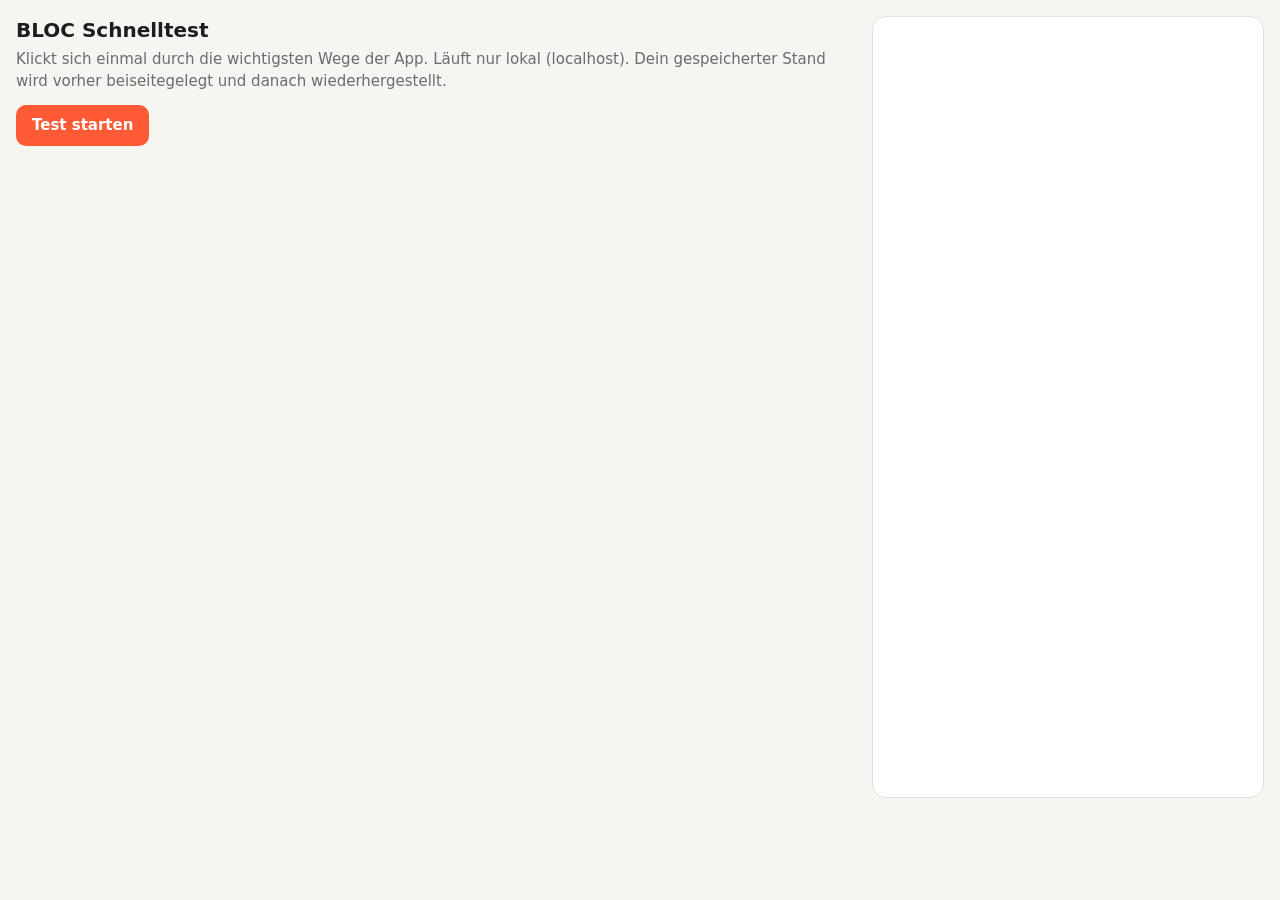
<file: schnelltest.html>
<!DOCTYPE html>
<html lang="de">
<head>
<meta charset="utf-8">
<meta name="viewport" content="width=device-width, initial-scale=1">
<title>BLOC Schnelltest</title>
<style>
  :root { --bg:#f5f5f2; --text:#1d1d1f; --dim:#6b6b70; --ok:#1f9d63; --fail:#d6453d; --card:#fff; --rule:#e2e2dd; }
  @media (prefers-color-scheme: dark) { :root:not([data-theme="light"]) { --bg:#121214; --text:#f2f2f2; --dim:#a0a0a6; --card:#1d1d20; --rule:#2e2e33; } }
  body { margin:0; background:var(--bg); color:var(--text); font:15px/1.45 system-ui, -apple-system, "Segoe UI", sans-serif; }
  .wrap { display:flex; gap:20px; padding:16px; flex-wrap:wrap; }
  .links { flex:1 1 320px; min-width:0; }
  h1 { font-size:20px; margin:0 0 4px; }
  p { color:var(--dim); margin:0 0 12px; }
  button { font:inherit; padding:10px 16px; border-radius:10px; border:0; background:#ff5a36; color:#fff; font-weight:600; cursor:pointer; }
  button:disabled { opacity:.5; }
  #summe { font-weight:700; margin:12px 0; }
  #summe.ok { color:var(--ok); } #summe.fail { color:var(--fail); }
  ol { padding-left:22px; margin:0; }
  li { margin:4px 0; }
  li.ok::marker { color:var(--ok); } li.fail { color:var(--fail); }
  li small { display:block; color:var(--dim); }
  iframe { width:390px; height:780px; border:1px solid var(--rule); border-radius:14px; background:#fff; flex:0 0 auto; max-width:100%; }
</style>
</head>
<body>
<div class="wrap">
  <div class="links">
    <h1>BLOC Schnelltest</h1>
    <p>Klickt sich einmal durch die wichtigsten Wege der App. Läuft nur lokal (localhost). Dein gespeicherter Stand wird vorher
      beiseitegelegt und danach wiederhergestellt.</p>
    <button id="los" type="button">Test starten</button>
    <div id="summe"></div>
    <ol id="liste"></ol>
  </div>
  <iframe id="app" title="App im Test"></iframe>
</div>
<script>
(function () {
  "use strict";
  var KEY = "sporttimer-data-v1";
  var iframe = document.getElementById("app"), liste = document.getElementById("liste"), summe = document.getElementById("summe");
  var W = null, D = null, fehler = [];
  var lokal = /^(localhost|127\.0\.0\.1|\[::1\])$/.test(location.hostname) || location.protocol === "file:";

  function warte(ms) { return new Promise(function (r) { setTimeout(r, ms); }); }
  async function bis(fn, ms, was) {
    var t0 = Date.now();
    while (Date.now() - t0 < (ms || 4000)) {
      try { var v = fn(); if (v) return v; } catch (e) {}
      await warte(50);
    }
    throw new Error("Zeitüberschreitung: " + (was || "Bedingung"));
  }
  function $(s) { return D.querySelector(s); }
  function $$(s) { return Array.prototype.slice.call(D.querySelectorAll(s)); }
  function klick(s) { var el = typeof s === "string" ? $(s) : s; if (!el) throw new Error("nicht gefunden: " + s); el.click(); return el; }
  function pruefe(b, text) { if (!b) throw new Error(text); }
  function sichtbar(el) { return el && el.style.display !== "none" && !el.hidden && el.offsetParent !== null; }
  function eingeben(el, wert) { el.value = wert; el.dispatchEvent(new W.Event("input", { bubbles: true })); el.dispatchEvent(new W.Event("change", { bubbles: true })); }

  function laden() {
    return new Promise(function (ok) {
      iframe.onload = function () {
        W = iframe.contentWindow; D = W.document;
        W.addEventListener("error", function (e) { fehler.push(String(e.message || e)); });
        var alt = W.console.error;
        W.console.error = function () { fehler.push(Array.prototype.join.call(arguments, " ")); return alt.apply(W.console, arguments); };
        setTimeout(ok, 400);
      };
      iframe.src = "index.html?schnelltest=" + Date.now() + "&lang=de#home";   // Texte immer deutsch, egal welche Browsersprache
    });
  }
  // Filterkarte (Air, Studio, Mobility & Stretch) aufklappen, falls sie zu ist
  async function filterAuf() {
    if (!$(".af-body")) klick(".af-kopf");
    await bis(function () { return $(".af-body"); }, 2000, "Filterkarte offen");
  }
  function zuWorkout() { W.state.db.settings.katTab = "baukasten"; W.go("#katalog"); }   // früher der Kopfblock auf der Startseite, jetzt direkt über die Adresse
  async function heim() { await laden(); await bis(function () { return $(".kopf-neu"); }, 5000, "Startseite"); }   // Heute: Foto-Kopf (die Bereichs-Kacheln stehen auf „Training“)
  // Workout-Wege (seit 2026-10-22: Reiter Baukasten · BLOCs; der Katalog ist eine Karte im Baukasten, der Übungskatalog nur noch über #uebungskatalog)
  async function zuKatalogTab() {
    if (!$("[data-kattab]")) {   // auf einer Unterseite (Übungskatalog, Plan): zurück
      if ($("button.back")) klick("button.back");
      else klick('[data-nav="#katalog"]');
    }
    var b = await bis(function () { return $('[data-kattab="baukasten"]'); }, 3000, "Reiter Baukasten");
    if (!b.classList.contains("active")) klick(b);
    klick(await bis(function () { return $("[data-baukatalog]"); }, 3000, "Katalog-Karte im Baukasten"));
    await bis(function () { return $(".kat-seitentitel"); }, 3000, "Katalog-Seite");
  }
  // Der Ort ist mehrfach wählbar: Antippen schaltet zu oder ab. ortNur wählt genau einen Ort (der andere wird abgeschaltet, falls er an ist).
  async function ortNur(attr, ort) {
    var anderes = ort === "studio" ? "frei" : "studio";
    var a = $('[data-' + attr + '="' + ort + '"]');
    if (a && !a.classList.contains("on")) klick(a);
    var b = $('[data-' + attr + '="' + anderes + '"]');
    if (b && b.classList.contains("on")) klick(b);
    await bis(function () { return $('[data-' + attr + '="' + ort + '"].on') && !$('[data-' + attr + '="' + anderes + '"].on'); }, 2000, "Ort " + ort + " allein gewählt");
  }
  async function zuWorkoutKatalog() {
    await zuKatalogTab();
    await bis(function () { return $(".ort-fotos"); }, 3000, "Workoutkatalog mit Ort-Schalter");
  }
  async function zuMeine() {   // BLOCs
    if (!$("[data-kattab]")) { if ($("button.back")) klick("button.back"); }
    var b = await bis(function () { return $('[data-kattab="blocs"]'); }, 3000, "Reiter BLOCs");
    if (!b.classList.contains("active")) klick(b);
    await bis(function () { return $('[data-kattab="blocs"].active'); }, 2000, "BLOCs aktiv");
  }
  async function zuUebungskatalog(ort) {   // ort: "frei" (Standard) oder "studio" - der Übungskatalog zeigt nur die Übungen des gewählten Ortes
    W.state.db.settings.katTab = "katalog"; W.state.db.settings.katAbt = "uebungen"; W.renderKatalog();
    var o = await bis(function () { return $('[data-katort="' + (ort || "frei") + '"]'); }, 3000, "Ort im Übungskatalog");
    if (o && !o.classList.contains("on")) klick(o);
    await bis(function () { return $('[data-katort="' + (ort || "frei") + '"].on') && $$("[data-studio]:not([data-ortfremd])").length > 0; }, 3000, "Übungskatalog");
  }  async function zuBaukasten(modus) {
    if (!$("[data-kattab]")) { if ($("button.back")) klick("button.back"); }
    var b = await bis(function () { return $('[data-kattab="baukasten"]'); }, 3000, "Reiter Baukasten");
    if (!b.classList.contains("active")) klick(b);
    await bis(function () { return $("[data-bauselber]"); }, 3000, "Baukasten");
    if (modus) {   // die Art ergibt sich aus dem Ort: Timer = Freiluft, Gewicht = Fitnessstudio
      var ort = modus === "gewicht" ? "studio" : "frei";
      var m = await bis(function () { return $('[data-bauort="' + ort + '"]'); }, 2000, "Ort im Baukasten");
      if (!m.classList.contains("on")) klick(m);
      await bis(function () { return $('[data-bauort="' + ort + '"].on'); }, 2000, "Ort gewählt");
      var art = await bis(function () { return $('[data-bauart="' + modus + '"]'); }, 2000, "Knopf Nach Zeit / Nach Sätzen");
      if (!art.classList.contains("active")) { klick(art); await bis(function () { return $('[data-bauart="' + modus + '"].active'); }, 2000, "Art gestellt"); }
    }
  }

  var TESTS = [
    ["Einführung: nur beim ersten Start, fünf Seiten (Sprache, Über dich, Aufbau, zwei Bereiche mit Zahlen), danach in den Einstellungen", async function () {
      await heim();   // der Test startet ohne gespeicherte Daten - wie eine neue Installation
      await bis(function () { return $("#overlayRoot .intro-sheet"); }, 3000, "Einführung beim ersten Start");
      var titel = [];
      for (var i = 0; i < 5; i++) {
        titel.push($(".intro-seite h2").textContent);
        pruefe($$(".intro-punkte i").length === 5 && $$(".intro-punkte i")[i].classList.contains("an"), "Punkt " + (i + 1) + " nicht markiert");
        pruefe(!/\{\w+\}/.test($(".intro-seite p").textContent), "Zahl fehlt: " + $(".intro-seite p").textContent);
        if (i > 2) pruefe(/\d/.test($(".intro-seite p").textContent), "keine Anzahl auf Seite " + (i + 1));
        if (i === 0) pruefe($$("[data-introlang]").length === 2 && $("[data-introlang].active"), "Sprachwahl fehlt");
        if (i === 1) pruefe($("#i-name") && $("#i-kg") && $("#i-cm"), "Felder Name, Gewicht, Größe fehlen");
        if (i === 2) pruefe($("svg.intro-schaubild"), "Schaubild fehlt");
        klick("[data-introweiter]");
      }
      pruefe(titel.join(" | ") === "Willkommen bei BLOC | Über dich | So ist BLOC aufgebaut | Workout | Mobility & Stretch", "Seiten: " + titel.join(" | "));
      pruefe(!$("#overlayRoot .intro-sheet"), "„Los geht's“ schließt die Einführung nicht");
      await heim();
      await warte(500);
      pruefe(!$("#overlayRoot .intro-sheet"), "Einführung kommt nach dem Neuladen wieder");
      klick('[data-nav="#settings"]');
      klick(await bis(function () { return $("[data-intro]"); }, 3000, "Einstellungen: Einführung ansehen"));
      await bis(function () { return $("#overlayRoot .intro-sheet"); }, 2000, "Einführung aus den Einstellungen");
      klick("[data-introweg]");
      pruefe(!$("#overlayRoot .intro-sheet"), "„Überspringen“ schließt nicht");
    }],
    ["Startseite: Foto-Kopf, Meine Woche, Workout-Builder; die Bereiche stehen auf „Tools“", async function () {
      await heim();
      pruefe($(".kopf-neu") && $(".woche-neu .woche") && $(".builder-neu"), "Kopf, Wochenkarte und Workout-Builder fehlen");
      pruefe(!$$(".area-tile").length, "Bereichs-Kacheln stehen nicht mehr auf Heute");
      pruefe(/Meine Woche/.test($(".woche .wo-titel").textContent), "Wochenkarte heißt nicht „Meine Woche“: " + $(".woche .wo-titel").textContent);
      pruefe($$("[data-builder]").length === 2, "Workout-Builder: Überrasch mich und Selber bauen erwartet");
      pruefe(!$('[data-nav^="#timers/"]'), "eigene Timer-Zeile steht noch auf der Startseite");
      pruefe(!$("[data-surprise]"), "Überrasch mich steht noch als Karte auf der Startseite");
      pruefe($$("#tabbar .tab").length === 4 && $("#tabbar .tab.active") && /Heute/.test($("#tabbar .tab.active").textContent), "Leiste: vier Ziele, „Heute“ markiert");
      pruefe($(".kopf-neu [data-nav=\"#search\"]") && $(".kopf-neu [data-nav=\"#settings\"]"), "Suche und Einstellungen als Symbole im Kopf");
      // Training: die Bereiche gleichrangig in einer Liste
      klick('#tabbar [data-nav="#training"]');
      await bis(function () { return $(".training-seite .area-tile"); }, 3000, "Seite Training");
      var bereiche = $$(".training-seite .area-tile[data-bereich]").map(function (e) { return e.getAttribute("data-bereich"); }).join(",");
      pruefe(bereiche === "katalog,warm,intervall,run,protein,faq", "Workout, Mobility & Stretch, Timer, Run, Protein und Fragen auf Tools: " + bereiche);
      pruefe($('.area-tile[data-bereich="intervall"][data-nav="#intervall"]') && $('.area-tile[data-bereich="katalog"][data-nav="#katalog"]'), "Timer und Workout fehlen als Bereich auf Training");
      pruefe($("#tabbar .tab.active") && /Tools/.test($("#tabbar .tab.active").textContent), "In der Leiste soll „Tools“ markiert sein");
      // Workout führt direkt in den Baukasten
      zuWorkout();
      await bis(function () { return W.location.hash === "#katalog" && $('[data-kattab="baukasten"].active') && $(".ort-foto"); }, 3000, "Workout öffnet den Baukasten");
      pruefe(!$(".bereich-bild"), "Workout: der Bild-Kopf soll entfallen");
      W.go("#home");
      await bis(function () { return $(".kopf-neu"); }, 3000, "zurück zur Startseite");
      pruefe($("#tabbar .tab.active") && /Heute/.test($("#tabbar .tab.active").textContent), "In der Leiste soll „Heute“ markiert sein");
    }],
    ["Workout: Reiter Baukasten · BLOCs, Katalog als Karte im Baukasten, Überrasch mich im Baukasten", async function () {
      zuWorkout();
      await bis(function () { return $$("[data-kattab]").length === 2; }, 3000, "Reiter");
      var tabs = $$("[data-kattab]").map(function (b) { return b.textContent.trim(); }).join(" · ");
      pruefe(tabs === "Baukasten · BLOCs", "Reihenfolge ist " + tabs);
      pruefe($(".rz") && !$(".lib-tabs-card") && !$(".surprise-card"), "Reiterzeile fehlt oder die große Karte steht noch da");
      pruefe(/^Workout$/.test($(".kopf-bereich h1, .topbar h1").textContent.trim()), "Titel ist nicht „Workout“");
      await zuKatalogTab();
      pruefe(!$(".fab") && !$("[data-fab]"), "Das Plus ist weg: es darf kein Plus-Knopf mehr da sein");
      await bis(function () { return $(".ort-fotos") && $$(".lib-card").length >= 20; }, 3000, "Workoutkatalog");
      var gr = $$("details.kat-gr");
      pruefe(gr.length >= 6 && gr.every(function (d) { return !d.open && sichtbar(d); }), "Workouts: zu Beginn sollen nur die Überschriften stehen (" + gr.length + " Bereiche)");
      klick(gr[0].querySelector("summary"));
      pruefe(gr[0].open && $$(".lib-card").filter(sichtbar).length >= 1, "Antippen klappt den Bereich nicht auf");
      klick(gr[0].querySelector("summary"));
      pruefe(!gr[0].open, "zweites Antippen klappt nicht zu");
      pruefe($(".ort-fotos") && !$("[data-surprise]") && !$("[data-bauselber]"), "Im Workoutkatalog sollen nur der Ort-Schalter, aber nicht Überrasch mich und Selber bauen stehen");
      pruefe($("#tabbar").classList.contains("hidden"), "Im Workout-Bereich gibt es keine untere Leiste");
      // Sortierung A–Z: kleiner Schalter in der Kopfzeile der Filterkarte; sortiert wird innerhalb der Bereiche
      pruefe($(".air-filter .af-az") && !$(".air-filter .fc-seg"), "A–Z-Schalter fehlt oder der Sortier-Block steht noch in der Karte");
      klick(".af-az");
      await bis(function () { return $(".af-az.on"); }, 2000, "A–Z an");
      var az = $$("details.kat-gr").every(function (d) {
        var n = Array.prototype.map.call(d.querySelectorAll(".lib-card .name"), function (e) { return e.textContent.trim(); });
        return n.join("|") === n.slice().sort(function (a, b) { return a.localeCompare(b, "de"); }).join("|");
      });
      pruefe(az, "A–Z: die Workouts sind in den Bereichen nicht alphabetisch");
      klick(".af-az");
      await bis(function () { return !$(".af-az.on"); }, 2000, "A–Z aus");
      // Baukasten: Überrasch mich oder Selber bauen, groß und vorn
      klick('[data-kattab="baukasten"]');
      await bis(function () { return $(".bau-karte[data-surprise]") && $(".bau-karte[data-bauselber]"); }, 3000, "Baukasten mit zwei Wegen");
      var sl = $(".bau-karte[data-surprise]");
      pruefe(sl.getBoundingClientRect().height >= 70 && !$(".topbar .bau-karte"), "Die zwei Wege im Baukasten sollen groß sein");
      pruefe($("#tabbar").classList.contains("hidden"), "Im Baukasten gibt es keine untere Leiste");
      pruefe($$(".ort-foto").length === 2 && $$(".ort-foto.on").length === 1 && $$(".ort-foto img[src^='img/']").length === 2, "Baukasten: Ort als zwei Fotokarten, eine ist gewählt");
      // Übungskatalog: eigene Seite, alle Übungen zugeklappt nach Bereichen, „Eigene Übung anlegen“ oben
      await zuUebungskatalog();
      pruefe($("[data-stnew2]") && /Eigene Übung/.test($("[data-stnew2]").textContent), "„Eigene Übung anlegen“ fehlt im Übungskatalog");
      // derselbe Ort-Schalter (Fotokarten mit Übungszahl) wie im Workoutkatalog; „Fitnessstudio“ steht nicht noch einmal als Ausrüstungs-Chip
      pruefe($$(".ort-foto").length === 2 && /Übungen/.test($(".ort-fotos").textContent), "Übungskatalog: Ort-Fotokarten mit Übungszahl fehlen");
      if (!$(".af-body")) klick(".af-kopf");
      await bis(function () { return $(".af-body"); }, 2000, "Filterkarte im Übungskatalog");
      pruefe(!$('[data-start="geraet"]'), "Der Filter soll „Fitnessstudio“ nicht mehr als Ausrüstung doppelt zeigen");
      var ug = $$("details.kat-gr");
      pruefe(ug.length >= 7 && ug.every(function (d) { return !d.open && sichtbar(d); }), "Übungen: zu Beginn sollen nur die Überschriften stehen (" + ug.length + " Bereiche)");
    }],
    ["Suche: „pull ups“, „klimmzug“, „liegestutz“", async function () {
      await zuUebungskatalog();
      var q = await bis(function () { return $("#st-q"); }, 3000, "Suchfeld");
      function namen(x) { eingeben(q, x); return $$(".fig-karte").filter(sichtbar).map(function (c) { return (c.querySelector(".fig-name") || {}).textContent || ""; }); }
      pruefe(namen("pull ups").indexOf("Pull-ups") > -1, "„pull ups“ findet Pull-ups nicht");
      pruefe(namen("klimmzug").length >= 5, "„klimmzug“ findet zu wenig");
      pruefe(namen("liegestutz").indexOf("Push-ups") > -1, "„liegestutz“ findet Push-ups nicht");
      eingeben(q, "");
      pruefe($$("[data-studio]:not([data-ortfremd])").filter(function (c) { return c.style.display !== "none"; }).length > 100, "ohne Suche zu wenige Übungen");
      pruefe($$("details.kat-gr").every(function (d) { return !d.open; }), "nach der Suche stehen die Bereiche nicht wieder zugeklappt da");
    }],
    ["Übungsinfo: Pull-ups mit zwei Ansichten", async function () {
      klick('[data-studio="pull-ups"]:not([data-ortfremd])');
      klick(await bis(function () { return $("[data-stinfo]"); }, 3000, "Info-Knopf auf der Karte"));
      await bis(function () { return $$(".info-views figure").length === 2; }, 3000, "zwei Ansichten");
      klick("[data-close]");
      klick("button.back");
      await bis(function () { return $("#st-q"); }, 3000, "zurück im Katalog");
    }],
    ["Körperkarte: Gruppe antippen filtert die Übungen, Info mit Silhouetten, Auswertung mit Summe", async function () {
      await heim();
      zuWorkout();
      await zuUebungskatalog();
      await bis(function () { return $$("[data-studio]:not([data-ortfremd])").length > 100; }, 3000, "Übungen im Katalog");
      var alle = $$("[data-studio]:not([data-ortfremd])").length;
      await filterAuf();
      pruefe($$(".kk-filter .kk").length === 2 && $$("[data-stzone]").length >= 12, "Körperkarte im Filter fehlt");
      klick('.fc-chip[data-stzone="brust"]');
      await bis(function () { return $('.fc-chip[data-stzone="brust"].on') && $(".af-body"); }, 2000, "Brust gewählt, Karte bleibt offen");
      var brust = $$("[data-studio]:not([data-ortfremd])").length;
      pruefe(brust > 0 && brust < alle, "Filter Brust: " + brust + " von " + alle);
      pruefe(!$('[data-studio="air-squats"]:not([data-ortfremd])') && $('[data-studio="push-ups"]:not([data-ortfremd])') && !$('[data-studio="chest-press-machine"]:not([data-ortfremd])'), "Brust-Filter zeigt falsche Übungen (Freiluft: nur Freiluft-Übungen)");
      klick('[data-streset]');
      await bis(function () { return $$("[data-studio]:not([data-ortfremd])").length === alle; }, 2000, "zurückgesetzt");
      // Detailansicht: an = 21 Zonen, größer; die Auswahl wandert mit; danach wieder aus (10 Zonen)
      pruefe($('.kk-modus button[role="switch"][aria-checked="false"]') && $$(".kk-chips .fc-chip").length === 10, "Detailansicht ist nicht standardmäßig aus (10 Zonen)");
      klick('[data-kkmodus="fein"]');
      await bis(function () { return $$(".kk-chips .fc-chip").length === 21 && $(".kk-paar.fein") && $(".kk-modus button[aria-checked=\"true\"]") && $(".af-body"); }, 2000, "Detailansicht an (21 Zonen)");
      klick('.fc-chip[data-stzone="schulter_h"]');
      await bis(function () { var n = $$("[data-studio]:not([data-ortfremd])").length; return $('.fc-chip[data-stzone="schulter_h"].on') && n > 0 && n < alle; }, 2000, "Filter Hintere Schulter");
      klick('[data-kkmodus="grob"]');
      await bis(function () { return $$(".kk-chips .fc-chip").length === 10 && $('.fc-chip[data-stzone="schulter"].on'); }, 2000, "Detailansicht aus: Auswahl wird zu Schultern");
      klick('[data-streset]');
      await bis(function () { return $$("[data-studio]:not([data-ortfremd])").length === alle; }, 2000, "zurückgesetzt (Detailansicht aus)");
      klick(".af-fuss .btn-primary");
      klick(await bis(function () { return $('[data-studio="band-squat"]:not([data-ortfremd])'); }, 2000, "Kachel Kniebeuge mit Band"));
      klick(await bis(function () { return $("[data-stinfo]"); }, 3000, "Info auf der Karte"));
      await bis(function () { return $(".info-kk-knopf .kk"); }, 2000, "Silhouetten in der Übungsinfo");
      pruefe($$(".info-kk-knopf .z.an").length > 0, "keine Muskelgruppe gefärbt");
      klick("[data-kkgross]");
      await bis(function () { return $(".info-mus.gross") && $(".info-kk-liste") && !$(".info-kk-liste").hidden; }, 2000, "Silhouetten groß mit Namen");
      klick("[data-close]");
      klick("button.back");
      await zuWorkoutKatalog();
      klick(await bis(function () { return $("[data-cover]"); }, 3000, "Workout"));
      await bis(function () { return $(".ausw .kk-summe .kk"); }, 3000, "Körperkarte in der Auswertung");
      pruefe($$(".cover-hero .kk-kopf .kk").length === 2 && $(".cover-hero .kk-kopf .kk-zeile"), "Körperkarte oben im Workout-Deckblatt fehlt");
      // Suche: Körperkarte aufklappen, Muskelgruppe wählen -> nur passende Übungen
      await heim();
      W.go("#search");
      await bis(function () { return $("[data-srkk]"); }, 3000, "Suche mit Körper-Zeile");
      klick("[data-srkk]");
      klick(await bis(function () { return $('.fc-chip[data-srzone="ruecken"]'); }, 2000, "Körperkarte in der Suche"));
      await bis(function () { return $('.fc-chip[data-srzone="ruecken"].on') && $$("[data-playex]").length > 5; }, 2000, "Rücken-Übungen als Kacheln in der Suche");
      pruefe($$("[data-playex]").length < 140 && $$(".air-kachel").length === $$("[data-playex]").length, "Rücken-Filter filtert nicht oder Kacheln fehlen");
      pruefe($$(".st-kachel[data-studio]").length > 5, "Rücken-Filter: Studio-Übungen fehlen als Kacheln");
      pruefe($$(".air-kachel [data-playex]").length + $$("[data-info]").length > 0 && $$("[data-info]").some(function (el) { var e = W.findExercise(el.getAttribute("data-info")); return e && e.main === "stretch"; }), "Rücken-Filter: Dehnübungen fehlen als Kacheln");
      await heim();   // zurück in den Katalog, wie der nächste Test ihn erwartet
      zuWorkout();
    }],
    ["Widerstandsband: 38 Übungen vollständig (zwei Posen, Anleitung, Haltung, Muskeln, Gerät)", async function () {
      var d = W.BLOC_DATEN, ids = d.EXERCISE_ROWS.map(function (x) { return x[0]; }).filter(function (id) { return id.indexOf("band-") === 0; });
      pruefe(ids.length === 38, "erwartet 38 Band-Übungen, gefunden " + ids.length);
      ids.forEach(function (id) {
        var p = d.ILLU_POSES[id], i = d.EX_INFO[id], h = d.EX_POSTURE[id], m = d.EX_MUSCLES[id];
        pruefe(p && p[0] && p[1], "Figur fehlt: " + id);
        pruefe(i && i.length === 2 && i[0].split("|").length === 3 && i[1].split("|").length === 3, "Anleitung (3 Schritte, DE/EN) fehlt: " + id);
        pruefe(h && h.length === 4 && h.every(Boolean), "Haltung fehlt: " + id);
        pruefe(m && m.length === 4 && m.every(Boolean), "Muskeln fehlen: " + id);
        pruefe(d.EX_EQUIP[id].split(" ").indexOf("band") > -1, "Gerät fehlt: " + id);
      });
      var unb = W.BLOC_DEV ? W.BLOC_DEV.kkUnbekannt() : null;
      pruefe(unb && unb.length === 0, "Muskelnamen ohne Zone: " + (unb ? unb.join(", ") : "BLOC_DEV fehlt"));
      pruefe(d.LIB_WORKOUT_ROWS.filter(function (x) { return x[0].indexOf("band-") === 0; }).every(function (x) {
        return x[4].split(" ").every(function (id) { return d.EXERCISE_ROWS.some(function (r) { return r[0] === id; }); });
      }), "ein Band-Workout enthält eine unbekannte Übung");
    }],
    ["Überrasch mich: ohne Stretch, erzeugt ein Workout", async function () {
      await zuBaukasten();
      klick("[data-surprise]");
      await bis(function () { return $("[data-spgo]"); }, 3000, "Einstellungen");
      pruefe(!$('[data-spmain="stretch"]'), "Stretch-Kachel ist noch da");
      pruefe($$("[data-spgrp]").length === 6 && !$("[data-spmain]") && $('[data-spcat="cardio"]'), "erwartet 6 Muskel-Chips und Cardio statt Kategorie-Kacheln");
      klick("[data-spgo]");
      await bis(function () { return $$(".wb-ablauf").length >= 2; }, 3000, "Übungen im Deckblatt");
      var vorher = $$(".wb-ablauf .fig-name").map(function (x) { return x.textContent; }).join();
      klick("[data-reroll]");
      await bis(function () { return $$(".wb-ablauf .fig-name").map(function (x) { return x.textContent; }).join() !== vorher; }, 3000, "„Nochmal mischen“ ändert das Workout");
      // Stern und Speichern: der Stern legt (einmal) eine Kopie unter Meine an und markiert sie als Favorit, Speichern danach legt keine zweite an
      var my0 = (JSON.parse(W.localStorage.getItem(KEY)).myWorkouts || []).length;
      pruefe($("[data-favdraft]") && $("[data-savemy]"), "Überrasch mich: Stern und Speichern fehlen im Deckblatt");
      klick("[data-favdraft]");
      await bis(function () { var dd = JSON.parse(W.localStorage.getItem(KEY)); return (dd.myWorkouts || []).length === my0 + 1 && (dd.settings.favs || []).some(function (k) { return /^my:/.test(k); }); }, 3000, "Stern speichert und merkt das Workout");
      await bis(function () { return $("[data-favdraft].on") && /Gespeichert/.test($("[data-savemy]").textContent); }, 2000, "Stern leuchtet, Speichern zeigt „Gespeichert“");
      klick("[data-savemy]");
      pruefe((JSON.parse(W.localStorage.getItem(KEY)).myWorkouts || []).length === my0 + 1, "Speichern legt eine zweite Kopie an");
      // aufräumen: die Kopie und der Favorit sollen die folgenden Tests nicht stören
      W.state.db.myWorkouts.length = my0;
      W.state.db.settings.favs = (W.state.db.settings.favs || []).filter(function (k) { return !/^my:/.test(k); });
      W.save();
    }],
    ["Timer: Übungs-Kreise, Satz blinkt in der Pause, Figur in der Blockpause", async function () {
      await heim();
      zuWorkout();
      await zuWorkoutKatalog();
      klick(await bis(function () { return $("[data-cover]"); }, 3000, "Workout"));
      klick(await bis(function () { return $("[data-go]"); }, 3000, "Los geht's"));
      await bis(function () { return $("#playerEl"); }, 3000, "Timer");
      pruefe($$("#pl-exdots span").length >= 2, "Übungs-Kreise fehlen");
      pruefe(!$("#pl-counter"), "alter Zähler „1 / 27“ ist wieder da");
      function phase() { return $("#playerEl").getAttribute("data-phase"); }
      var n = 0;
      while (phase() !== "work" && n++ < 5) klick("[data-skip]");
      klick("[data-skip]");
      pruefe(phase() === "rest", "nach dem ersten Satz keine Pause, sondern " + phase());
      var cls = $$("#pl-dots span").map(function (s) { return s.className; });
      pruefe(cls[0] === "done" && cls[1] === "now", "in der Pause sollte Satz 2 blinken: " + cls.join(","));
      n = 0;
      while (phase() !== "blockrest" && phase() !== "done" && n++ < 60) klick("[data-skip]");
      pruefe(phase() === "blockrest", "keine Blockpause gefunden");
      pruefe($(".ring-wrap.mit-figur .pl-vorschau"), "in der Blockpause fehlt die Figur im Ring");
      pruefe($('#pl-exdots span.now.bald'), "kommende Übung pulsiert nicht");
      klick("[data-exit]");
      klick(await bis(function () { return $("#overlayRoot [data-ok]"); }, 2000, "Beenden bestätigen"));
      await bis(function () { return !$("#playerEl"); }, 3000, "Timer schließt");
    }],



    ["Mobility & Stretch: Kobra unter Stretch", async function () {
      W.go("#warmstretch");
      klick(await bis(function () { return $('[data-wsart="dehn"]'); }, 3000, "Reiter Dehnen"));
      pruefe(!$(".bereich-bild") && $(".kopf-bereich h1, .topbar h1"), "Mobility & Stretch: Kopf fehlt");
      pruefe(W.EXERCISES.some(function (e) { return e.main === "stretch" && /Kobra/.test(W.tplText(e.name)); }), "Kobra fehlt");
    }],
    ["Timer-Workouts und Blöcke auf der Timer-Seite, Einstellungen öffnen", async function () {
      await heim();
      W.go("#intervall");
      pruefe(!$("[data-kattab]"), "Timer-Seite zeigt noch die Reiter des Katalogs");
      pruefe(!$(".bereich-bild") && $(".kopf-bereich h1"), "Timer: Kopf ohne Bild fehlt");
      pruefe(!$('[data-fabopt="block"]') && !$('[data-fabopt="timerwo"]') && !$("[data-playblock]"), "Es gibt nur noch ein Plus: kein Timer-Workout aus Blöcken, keine Einzelblöcke");
      klick(await bis(function () { return $('[data-fabopt="timerplus"]'); }, 3000, "Plus: Neuer Timer"));
      await bis(function () { return $("#overlayRoot #tp-rn") && $("#overlayRoot #tp-en") && $("#overlayRoot #tp-ew"); }, 3000, "Sätze (Übungen) und Runden");
      eingeben($("#tp-rn"), "2"); eingeben($("#tp-en"), "3"); eingeben($("#tp-ew"), "20"); eingeben($("#tp-ep"), "10"); eingeben($("#tp-rp"), "30");
      await bis(function () { return /^6 Sätze/.test($("#tp-summe").textContent); }, 2000, "Summe: 2 Runden × 3 Sätze = 6 Sätze");
      klick("#overlayRoot [data-tpok]");
      await bis(function () { return $$("[data-play]").length === 1 && $(".timer-panel"); }, 3000, "Timer auf der Timer-Seite");
      var tw = JSON.parse(W.localStorage.getItem(KEY)).workouts[0];
      var tb = JSON.parse(W.localStorage.getItem(KEY)).blocks.filter(function (b) { return b.id === tw.items[0].blockId; })[0];
      pruefe(tw.items.length === 2 && tw.items[0].restAfterSec === 30 && tw.items[1].restAfterSec === 0 && tb && tb.reps === 3 && tb.workSec === 20 && tb.restSec === 10, "Timer aus Sätzen und Runden: Pausen stimmen nicht: " + JSON.stringify(tw.items.map(function (i) { return i.restAfterSec; })));
      await heim();
      klick('[data-nav="#settings"]');
      await bis(function () { return $("[data-export]"); }, 3000, "Sicherung in den Einstellungen");
    }],
    ["Suche: Kategorien filtern, ohne Suchwort alle Einträge einer Kategorie", async function () {
      await heim();
      W.go("#search");
      await bis(function () { return $$("[data-srkat]").length === 6; }, 3000, "sechs Kategorien");
      pruefe($(".bereich-bild img[src$='bereich-suche.jpg']"), "Suche: Bild-Kopf fehlt");
      klick('[data-srkat="uebungen"]');
      await bis(function () { return $$("[data-sr]").length + $$(".air-kachel").length > 100; }, 3000, "Kategorie Übungen zeigt alle Übungen (Air als Kacheln, Studio als Zeilen)");
      eingeben($("#gs-q"), "burpee");
      var n = await bis(function () { var l = $$("[data-sr]").concat($$(".air-kachel")); return l.length && l.length < 10 && l; }, 3000, "Suche in der Kategorie Übungen");
      pruefe(!$$(".section-title").some(function (e) { return /Bereiche/.test(e.textContent); }), "Treffer anderer Kategorien in Übungen");
      klick('[data-srkat="alle"]');
      eingeben($("#gs-q"), "");
      await bis(function () { return !$$("[data-sr]").length && !$$(".air-kachel").length; }, 3000, "Alle + leer = Hinweistext");
    }],
    ["Filterkarte: Workouts (Training, Ausrüstung) und Übungen (Gruppe, Ausrüstung, Körperkarte), bleibt beim Mehrfachwählen offen (auch Dehnen)", async function () {
      await heim();
      zuWorkout();
      await zuWorkoutKatalog();
      await bis(function () { return $$(".lib-card").length >= 20; }, 3000, "Workouts");
      pruefe(!$(".main-tile"), "Kategorie-Kacheln sind noch da");
      pruefe($(".af-kopf") && !$(".af-body"), "Filterkarte ist nicht standardmäßig zu");
      await filterAuf();
      // derselbe Filter wie bei den Übungen: Gruppe, Ausrüstung („Fitnessstudio“ statt „Gerät“), Körperkarte
      pruefe(!$('[data-lfcat]') && !$('[data-lfequip]'), "Training-Chips stehen noch im Katalog");
      pruefe($$("[data-stgrp]").length === 6 && $$("[data-start]").length === 4 && $$("[data-stzone]").length >= 12, "Katalog: Filter ist nicht derselbe wie bei den Übungen");
      pruefe(!$('[data-start="geraet"]') && /Fitnessstudio/.test($(".ort-fotos").textContent), "Fitnessstudio gehört zum Ort-Schalter und soll nicht noch einmal als Ausrüstungs-Chip stehen");
      klick('[data-stgrp="beine"]');
      await bis(function () { return $('[data-stgrp="beine"].on') && $(".af-body"); }, 2000, "Beine gewählt, Karte bleibt offen");
      klick('[data-stgrp="rumpf"]');
      await bis(function () { return $('[data-stgrp="beine"].on') && $('[data-stgrp="rumpf"].on') && $(".af-body"); }, 2000, "zwei Gruppen gewählt, Karte bleibt offen");
      var knopf = $(".af-fuss .btn-primary").textContent;
      pruefe(/^\d+ Workouts anzeigen$/.test(knopf), "Knopf unten: " + knopf);
      var karten = $$(".lib-card").filter(function (c) { return !c.classList.contains("is-hidden"); }).length;
      pruefe(parseInt(knopf, 10) === karten, "Zahl am Knopf (" + knopf + ") passt nicht zu den " + karten + " Karten");
      pruefe($$("details.kat-gr").length > 0 && $$("details.kat-gr").every(function (d) { return !d.open; }), "Auch mit Filter stehen die Bereiche zugeklappt da (nur eine Suche klappt sie auf)");
      klick('[data-streset]');
      await bis(function () { return !$('[data-stgr].on'); }, 2000, "Zurücksetzen");
      klick(".af-fuss .btn-primary");
      await bis(function () { return !$(".af-body"); }, 2000, "„anzeigen“ klappt die Karte zu");
      // Übungen: Gruppen und Ausrüstung nacheinander wählen, ohne dass die Karte zuklappt
      await zuUebungskatalog();
      await bis(function () { return $$("[data-studio]:not([data-ortfremd])").length > 100; }, 3000, "Übungs-Kacheln");
      await filterAuf();
      klick('[data-stgrp="beine"]');
      await bis(function () { return $('[data-stgrp="beine"].on') && $(".af-body"); }, 2000, "Übungen: Beine, Karte bleibt offen");
      klick('[data-stgrp="brust"]');
      await bis(function () { return $('[data-stgrp="brust"].on') && $('[data-stgrp="beine"].on') && $(".af-body"); }, 2000, "Übungen: Brust dazu, Karte bleibt offen");
      klick('[data-start="frei"]');
      await bis(function () { return $('[data-start="frei"].on') && $('[data-stgrp="brust"].on') && $(".af-body"); }, 2000, "Übungen: Ausrüstung dazu, Karte bleibt offen");
      klick('[data-streset]');   // die Auswahl bleibt gespeichert - für die folgenden Tests zurücksetzen
      await bis(function () { return !$('[data-stgr].on') && !$('[data-start].on'); }, 2000, "Übungen: Zurücksetzen");
      // Körperkarte: Muskelzone antippen filtert die Übungen
      var stAlle = $$("[data-studio]:not([data-ortfremd])").length;
      pruefe($$(".kk-filter .kk").length === 2 && $$("[data-stzone]").length >= 12, "Übungen: Körperkarte im Filter fehlt");
      klick('.fc-chip[data-stzone="brust"]');
      await bis(function () { return $('.fc-chip[data-stzone="brust"].on') && $(".af-body") && $$("[data-studio]:not([data-ortfremd])").length < stAlle; }, 2000, "Übungen: Zone Brust filtert, Karte bleibt offen");
      pruefe($$("[data-studio]:not([data-ortfremd])").length > 0, "Übungen: Zone Brust zeigt nichts");
      klick('[data-streset]');
      await bis(function () { return !$('[data-stzone].on') && $$("[data-studio]:not([data-ortfremd])").length === stAlle; }, 2000, "Übungen: Zurücksetzen löscht auch die Zonen");
      // Langhantel, Kurzhantel & Kettlebell, Stange, Widerstandsband und Körpergewicht gehören zur Ausrüstung, nicht zu den Gruppen
      pruefe(!$('[data-stgr="lh"]') && !$('[data-stgr="frei"]') && !$('[data-stgr="stange"]') && !$('[data-stgr="air"]') && !$('[data-stgr="band"]'), "Übungen: Ausrüstung steht noch bei den Gruppen");
      pruefe(!$('[data-start="geraet"]') && $('[data-start="frei"]') && $('[data-start="stange"]') && $('[data-start="band"]') && $('[data-start="koerper"]') && !$('[data-start="kabel"]') && !$('[data-start="lh"]'), "Übungen: Ausrüstungs-Chips sollen Kurzhantel & Kettlebell, Stange & Barren, Widerstandsband und Körpergewicht sein (Fitnessstudio regelt der Ort)");
      pruefe($('[data-stgrp="brust"]') && $('[data-stgr="cardio"]') && $$("[data-stgrp]").length === 6, "Übungen: sechs Muskel-Chips erwartet, gefunden " + $$("[data-stgrp]").length);
      // Air- und Studio-Übungen gemeinsam: ein Chip „Widerstandsband“ zeigt alle Band-Übungen, offen
      klick('[data-start="band"]');
      await bis(function () { return $('[data-start="band"].on') && $$("[data-studio]:not([data-ortfremd])").length >= 30; }, 2000, "Übungen: Chip „Widerstandsband“ zeigt die Band-Übungen offen");
      klick('[data-streset]');
      await bis(function () { return !$('[data-start].on'); }, 2000, "Übungen: Zurücksetzen (Band)");
      klick('[data-start="stange"]');
      await bis(function () { return $('[data-start="stange"].on') && $$("[data-studio]:not([data-ortfremd])").length > 5; }, 2000, "Übungen: Chip „Stange & Barren“ zeigt die Übungen offen");
      klick('[data-streset]');
      await bis(function () { return !$('[data-stgr].on') && $$("details.kat-gr").every(function (d) { return !d.open; }); }, 2000, "Übungen: Zurücksetzen klappt die Bereiche wieder zu");      // Mobility & Stretch › Dehnen: Körperregionen mehrfach
      await heim();
      W.go("#warmstretch");
      klick(await bis(function () { return $('[data-wsart="dehn"]'); }, 3000, "Dehnen"));
      W.state.db.settings.wsTab = "katalog"; W.renderWarmStretch();
      await filterAuf();
      klick('[data-wsreg="nacken"]');
      await bis(function () { return $('[data-wsreg="nacken"].on') && $(".af-body"); }, 2000, "Dehnen: Nacken, Karte bleibt offen");
      klick('[data-wsreg="beine"]');
      await bis(function () { return $('[data-wsreg="beine"].on') && $('[data-wsreg="nacken"].on') && $(".af-body"); }, 2000, "Dehnen: Beine dazu, Karte bleibt offen");
      klick('[data-wsfreset]');
      await bis(function () { return !$('[data-wsreg].on'); }, 2000, "Dehnen: Zurücksetzen");
      // Mobility & Stretch: auch die Körperkarte (Dehnen und Aufwärmen)
      pruefe($$(".kk-filter .kk").length === 2 && $$(".kk-chips .fc-chip").length === 10, "Dehnen: Körperkarte im Filter fehlt");
      klick('.fc-chip[data-wszone="waden"]');
      await bis(function () { return $('.fc-chip[data-wszone="waden"].on') && $(".af-body"); }, 2000, "Dehnen: Zone Waden, Karte bleibt offen");
      klick('[data-wsfreset]');
      await bis(function () { return !$('[data-wszone].on'); }, 2000, "Dehnen: Zonen zurückgesetzt");
      klick('[data-wsart="warm"]');
      await bis(function () { return $('[data-wszone]') && !$('[data-wsreg]'); }, 2000, "Aufwärmen: Körperkarte ohne Regionen-Chips");
      klick('[data-wsart="dehn"]');
      await bis(function () { return $('[data-wsreg]'); }, 2000, "zurück auf Dehnen");
    }],
    ["Erklärtexte: erste Besuche mit Text, danach „?“ in der Kopfzeile; leere Favoriten nur eine Zeile", async function () {
      function daten() { return JSON.parse(W.localStorage.getItem(KEY)); }
      var d0 = daten(); d0.settings.hinweise = {}; W.localStorage.setItem(KEY, JSON.stringify(d0));   // frisch zählen, egal was frühere Tests besucht haben
      await heim();
      pruefe(!$(".fav-empty"), "Startseite: leere Favoriten zeigen noch einen ganzen Kasten");
      var fav = $$(".section-title").filter(function (e) { return /Favoriten/.test(e.textContent); })[0];
      pruefe(fav && /☆/.test(fav.textContent), "Startseite: Favoriten-Zeile ohne Hinweis");
      zuWorkout();
      await zuUebungskatalog();
      await bis(function () { return $$("[data-studio]:not([data-ortfremd])").length > 100; }, 3000, "Katalog › Übungen");
      pruefe(!$(".page-hint") && $("[data-hinweis]"), "Katalog: nur das ?, kein langer Text");
      await bis(function () { var h = daten().settings.hinweise; return h && h.katueb === 1; }, 2000, "Besuch gezählt");
      await filterAuf();
      pruefe(daten().settings.hinweise.katueb === 1, "Filter öffnen zählt als neuer Besuch");
      // vierter Besuch: der Text ist eingeklappt, ein „?“ öffnet ihn
      var d = daten(); d.settings.hinweise = { katueb: 3, reps: 3, ws: 3 }; W.localStorage.setItem(KEY, JSON.stringify(d));
      await heim();
      zuWorkout();
      await zuUebungskatalog();
      await bis(function () { return $("[data-hinweis]"); }, 3000, "„?“ im Katalog");
      pruefe(!$(".page-hint"), "Katalog: Text steht noch da");
      klick("[data-hinweis]");
      var z = await bis(function () { return $("#overlayRoot .hw-zeile"); }, 2000, "Fenster mit Hinweis");
      pruefe(/antippen/.test(z.textContent), "Fenster zeigt den Katalog-Text nicht");
      klick("#overlayRoot [data-ok]");
      await bis(function () { return !$("#overlayRoot .hw-zeile"); }, 2000, "Fenster schließt");
      await heim();
      W.go("#warmstretch");
      W.state.db.settings.wsTab = "katalog"; W.renderWarmStretch(); W.renderWarmStretch();
      await bis(function () { return $("[data-hinweis]") && !$(".seiten-intro"); }, 3000, "Dehnen: „?“ statt Text");
    }],
    ["Katalog › Übungen: Bereiche, Suche, Stern, Karte, Satz eintragen, Pause, Steigerung", async function () {
      await heim();
      zuWorkout();
      await zuUebungskatalog();
      pruefe(!$("[data-ttab]"), "Freies Training hat noch Reiter");
      await bis(function () { return $$("[data-studio]:not([data-ortfremd])").length > 100; }, 3000, "Übungs-Kacheln");
      // Air und Studio stehen gemeinsam in Bereichen, zu Beginn alle zugeklappt; Antippen und Suche zeigen sie
      var gr = $$("details.kat-gr");
      pruefe(gr.length >= 7 && gr.every(function (d) { return !d.open && sichtbar(d); }), "Katalog: die Bereiche stehen nicht alle zugeklappt (" + gr.length + ")");
      var brust = $('details[data-katgr="brust"]');
      pruefe(brust.querySelector('[data-studio="push-ups"]:not([data-ortfremd])') && !brust.querySelector('[data-studio="chest-press-machine"]:not([data-ortfremd])'), "Brust (Freiluft) enthält nicht die Freiluft-Übungen");
      klick(brust.querySelector("summary"));
      pruefe(brust.open && sichtbar(brust.querySelector("[data-studio]:not([data-ortfremd])")), "Katalog: Antippen klappt den Bereich nicht auf");
      klick(brust.querySelector("summary"));
      pruefe(!brust.open, "Katalog: zweites Antippen klappt den Bereich nicht zu");
      eingeben($("#st-q"), "liegestütz");
      pruefe(brust.open && sichtbar(brust.querySelector('[data-studio="push-ups"]:not([data-ortfremd])')), "Katalog: Suche findet Push-ups nicht (Bereich nicht offen)");
      pruefe($$("details.kat-gr").filter(function (d) { return !sichtbar(d); }).length >= 3, "Katalog: Bereiche ohne Treffer bleiben sichtbar");
      eingeben($("#st-q"), "");
      pruefe($$("details.kat-gr").every(function (d) { return !d.open && sichtbar(d); }), "Katalog: nach der Suche stehen die Bereiche nicht wieder zugeklappt da");
      // die Suche findet Übungen beider Orte (gewählt ist Freiluft, „Beinpresse“ steht im Fitnessstudio); ohne Suche zeigt der Katalog nur den gewählten Ort
      eingeben($("#st-q"), "beinpresse");
      pruefe($$("[data-studio]").filter(sichtbar).length >= 3, "Suche „beinpresse“ findet zu wenig (beide Orte)");
      eingeben($("#st-q"), "");
      pruefe($$("[data-studio][data-ortfremd]").length > 20 && $$("[data-studio][data-ortfremd]").every(function (c) { return c.style.display === "none"; }), "Ohne Suche zeigt der Katalog nur den gewählten Ort");
      await ortNur("katort", "studio");   // die folgenden Schritte brauchen die Fitnessstudio-Übungen
      await bis(function () { return $('[data-katort="studio"].on') && $("#st-q"); }, 2000, "Ort Fitnessstudio im Übungskatalog");
      klick('[data-studio="butterfly"] [data-exfav]');
      var favZeile = await bis(function () { return $('details[data-katgr="fav"]'); }, 2000, "Bereich „Meine Übungen“");
      pruefe(favZeile.querySelector('[data-studio="butterfly"]:not([data-ortfremd])') && $$("details.kat-gr")[0] === favZeile, "Stern: Butterfly steht nicht oben");
      klick(favZeile.querySelector('[data-exfav]'));
      W.scrollTo(0, 2000);
      klick('[data-studio="leg-press"]:not([data-ortfremd])');
      var kg = await bis(function () { return $("#st-kg"); }, 3000, "Karte");
      pruefe(W.scrollY === 0, "Karte öffnet nicht oben (scrollY " + W.scrollY + ")");
      kg.value = "50";
      klick("[data-stset]");
      await bis(function () { return !$("#st-pause").hidden; }, 2000, "Pause nach dem Satz");
      pruefe(/50 × 12/.test($(".st-heute").textContent), "Satz steht nicht unter „Heute“: " + $(".st-heute").textContent);
      pruefe($("#st-kg").value === "50", "nächster Satz nicht vorausgefüllt");
      klick("[data-stskip]");
      // zwei frühere Einheiten mit Ziel geschafft -> Vorschlag
      var d = JSON.parse(W.localStorage.getItem(KEY)), n = Date.now();
      d.settings.studio["leg-press"].log.unshift({ at:n - 5*864e5, s:[[50,12],[50,12],[50,12]] }, { at:n - 2*864e5, s:[[50,12],[50,12],[50,12]] });
      d.settings.studio["leg-press"].log = d.settings.studio["leg-press"].log.slice(0, 2);
      W.localStorage.setItem(KEY, JSON.stringify(d));
      await heim();
      zuWorkout();
      await zuUebungskatalog("studio");
      klick(await bis(function () { return $('[data-studio="leg-press"]:not([data-ortfremd])'); }, 3000, "Kachel"));
      var up = await bis(function () { return $("[data-stup]"); }, 3000, "Steigerungs-Vorschlag");
      klick(up);
      pruefe($("#st-kg").value === "55", "Gewicht nach dem Erhöhen: " + $("#st-kg").value);
    }],    ["Workout bauen: Kacheln antippen, Ablauf, sinnvoll ordnen, Stern", async function () {
      await heim();
      zuWorkout();
      await zuBaukasten("timer");
      W.go("#mybuild/new");   // „Selber bauen“ führt jetzt in den Plan-Bau; der Workout-Baukasten für Timer-Workouts bleibt über seine Adresse erreichbar
      await bis(function () { return $$("[data-wbex]").length > 50; }, 3000, "Übungskacheln");
      ["air-squats", "push-ups", "plank"].forEach(function (id) { klick('[data-wbex="' + id + '"]'); });
      pruefe($$("#dz-pal details.kat-gr").length >= 5 && $$("#dz-pal details.kat-gr").every(function (d) { return !d.open; }), "Workout-Baukasten: Übungen nicht nach Körperregionen geordnet (zugeklappt) erwartet");
      pruefe($$(".ort-foto[data-bauort]").length === 2 && $(".ort-foto[data-bauort] img.of-bild"), "Ort in der Übungsauswahl nicht als Fotokarten");
      pruefe($$(".wb-kachel.gewaehlt").length === 3, "gewählte Kacheln: " + $$(".wb-kachel.gewaehlt").length);
      pruefe($$(".wb-mini").length === 3, "Ablauf-Streifen: " + $$(".wb-mini").length);
      klick('[data-wbex="push-ups"]');
      pruefe($$(".wb-mini").length === 2, "zweites Antippen entfernt nicht");
      klick('[data-wbex="burpees"]');
      klick("[data-wbordnen]");
      pruefe($$(".wb-mini").length === 3, "Ordnen verliert Übungen");
      klick('[data-wbex="plank"] [data-exfav]');
      pruefe($('[data-wbex="plank"] .ex-fav.on'), "Stern lässt sich nicht setzen");
      klick('[data-wbex="plank"] [data-exfav]');
      pruefe($(".wb-leiste [data-tocover]") && !$(".wb-leiste [data-tocover]").disabled, "Start-Leiste fehlt");
      // Ort immer getrennt: Freiluft zeigt keine Geräte, Fitnessstudio nur Geräte (grün/rot gekennzeichnet); Dehnübungen nie
      await ortNur("bauort", "frei");
      pruefe($('[data-wbex="air-squats"]') && !$('[data-wbex="leg-press"]') && !$('[data-wbex="cobra-lift"]'), "Freiluft: Studio- oder Dehnübung in der Auswahl");
      await ortNur("bauort", "studio");
      pruefe($('[data-wbex="leg-press"]') && /gym-color/.test($('[data-wbex="leg-press"]').getAttribute("style")) && !$('[data-wbex="air-squats"]') && !$('[data-wbex="cobra-lift"]'),
        "Fitnessstudio: Übung fehlt (oder ist nicht rot), Freiluft- oder Dehnübung steht in der Auswahl");
      pruefe($$(".wb-mini").length === 3, "Beim Ortswechsel bleibt der Ablauf: " + $$(".wb-mini").length);
      pruefe(!$('[data-bfequip="gym"]'), "Der Filter „Fitnessstudio“ bei der Ausrüstung ist durch den Ort ersetzt");
      await ortNur("bauort", "frei");
      // Ein neues Workout steht erst mit „Speichern“ in Meine: Zurück fragt nach (Verwerfen), Speichern nimmt es auf
      var sk = $(".wb-leiste [data-wbsave]");
      pruefe(sk && !sk.disabled && /Speichern/.test(sk.textContent), "Knopf „Speichern“ fehlt: " + (sk && sk.textContent));
      var ges = JSON.parse(W.localStorage.getItem(KEY)).myWorkouts || [];
      pruefe(ges.length === 0, "Ein neues Workout darf erst mit „Speichern“ in Meine stehen: " + ges.length);
      klick("button.back");
      await bis(function () { return $('#overlayRoot [data-act="1"]'); }, 2000, "Frage „nicht gespeichert“");
      klick('#overlayRoot [data-act="1"]');   // Verwerfen
      await zuMeine();
      pruefe($$(".my-item").length === 0, "Verworfenes Workout steht in Meine: " + $$(".my-item").length);
      await zuBaukasten("timer");
      W.go("#mybuild/new");
      await bis(function () { return $$("[data-wbex]").length > 50; }, 3000, "Übungskacheln");
      ["air-squats", "push-ups", "plank"].forEach(function (id) { klick('[data-wbex="' + id + '"]'); });
      klick(await bis(function () { return $(".wb-leiste [data-wbsave]:not([disabled])"); }, 2000, "Speichern"));
      await bis(function () { var s2 = $(".wb-leiste [data-wbsave]"); return s2 && s2.disabled && /Gespeichert/.test(s2.textContent); }, 2000, "Anzeige „Gespeichert“");
      ges = JSON.parse(W.localStorage.getItem(KEY)).myWorkouts || [];
      pruefe(ges.length === 1 && ges[0].items.length === 3, "Workout wurde nicht gespeichert: " + JSON.stringify(ges.map(function (m) { return m.items.length; })));
      klick("button.back");   // gespeichert: keine Nachfrage
      await zuMeine();
      await bis(function () { return $$(".my-item").length === 1; }, 3000, "gespeichertes Workout in Meine");
      await zuBaukasten("timer");
      W.go("#mybuild/new");
      await bis(function () { return $("[data-wbex]"); }, 3000, "Baukasten");
      klick("button.back");   // neues Workout ohne Übung: nichts angelegt, keine Nachfrage
      await bis(function () { return $("[data-bauselber]") && !$("#overlayRoot [data-act]"); }, 3000, "zurück im Baukasten");
      await zuMeine();
      pruefe($$(".my-item").length === 1, "leeres Workout wurde angelegt: " + $$(".my-item").length);
    }],
    ["Workout bauen: Info nur per Langdruck, Ablauf klebt, Nach Zeit ↔ Nach Sätzen nimmt die Übungen mit, Zurück im Plan", async function () {
      function lang(el) { el.dispatchEvent(new W.PointerEvent("pointerdown", { bubbles: true, clientX: 5, clientY: 5 })); return warte(650).then(function () { el.dispatchEvent(new W.PointerEvent("pointerup", { bubbles: true })); return warte(800); }); }
      function zaehle() { var d = JSON.parse(W.localStorage.getItem(KEY)); return { wo: (d.myWorkouts || []).length, pl: (d.settings.stPlaene || []).length }; }
      await heim();
      var vor = zaehle();
      zuWorkout();
      await zuBaukasten("timer");
      pruefe($$(".bau-schritt").length === 3 && $('[data-bauart="timer"].active'), "Baukasten: drei Schritte und die Art „Nach Zeit“ fehlen");
      W.go("#mybuild/new");
      await bis(function () { return $$("[data-wbex]").length > 50; }, 3000, "Übungskacheln");
      pruefe(!$("button[data-exinfo]") && $(".wb-kachel .wb-i"), "Das „i“ soll nur ein Hinweis sein, kein Knopf");
      klick('[data-wbex="air-squats"]');
      pruefe(!$("#overlayRoot .info-sheet") && $$(".wb-kachel.gewaehlt").length === 1, "Ein Tipp wählt die Übung aus und öffnet keine Info");
      await lang($('[data-wbex="push-ups"]'));
      await bis(function () { return $("#overlayRoot .info-sheet"); }, 2000, "Info per Langdruck");
      pruefe($$(".wb-kachel.gewaehlt").length === 1, "Der Langdruck darf nichts auswählen");
      klick($("#overlayRoot [data-close]"));
      klick('[data-wbex="plank"]');
      var st = $("#plan-sticky");
      pruefe(st && W.getComputedStyle(st).position === "sticky" && $$("#plan-sticky .wb-mini").length === 2, "Der Ablauf soll beim Scrollen unter der Kopfzeile kleben");
      // Nach Sätzen: dieselben Übungen im Plan, das beim Bauen angelegte Workout wandert
      klick('[data-bauart="gewicht"]');
      await bis(function () { return $("[data-plandone]") && $("#plan-name"); }, 3000, "Plan-Bau");
      pruefe(!$("[data-bauart]") && $$("#plan-sticky .wb-mini").length === 2, "Plan: Übungen fehlen oder die Frage Zeit/Sätze steht noch da: " + $$("#plan-sticky .wb-mini").length);
      pruefe(!$$("[data-planex] .st-sub").some(function (e) { return /\d+ Sätze × \d+/.test(e.textContent); }), "Plan-Kacheln sollen die Voreinstellung „3 Sätze × 12“ nicht zeigen (die trägt man selbst ein)");
      pruefe($$("#plan-sticky .wb-mini-sub").length === 0, "Plan-Streifen soll ohne eigene Eingabe kein „3×12“ zeigen");
      var a = zaehle();
      pruefe(a.wo === vor.wo && a.pl === vor.pl + 1, "Workout soll zum Plan werden, nicht doppelt bleiben: " + JSON.stringify(a));
      pruefe(/Weiter/.test($("[data-plandone]").textContent) && !$("[data-plandel]"), "Neuer Plan: Knopf „Weiter“ statt „Fertig“ erwartet");
      W.dispatchEvent(new W.PopStateEvent("popstate"));
      klick(await bis(function () { return $('#overlayRoot [data-act="1"]'); }, 2000, "Frage „Plan nicht gespeichert“"));   // Verwerfen
      await bis(function () { return $("[data-kattab]") && !$("#plan-name"); }, 3000, "System-Zurück: Liste des Katalogs");
      var c = zaehle();
      pruefe(c.wo === vor.wo && c.pl === vor.pl, "Verworfener Plan steht noch im Speicher: " + JSON.stringify(c));
      // Plan speichern: erst „Speichern“ nimmt ihn in Meine auf
      await zuBaukasten("gewicht");
      klick(await bis(function () { return $("[data-bauselber]"); }, 3000, "Selber bauen (Sätze)"));
      await bis(function () { return $("#plan-name") && $$("[data-planex]").length > 20; }, 3000, "Plan-Bau");
      klick($$("[data-planex]")[0]);
      klick($("[data-plandone]"));
      await bis(function () { return $("[data-plansave]"); }, 3000, "Plan-Seite eines Entwurfs mit „Plan speichern“");
      pruefe((JSON.parse(W.localStorage.getItem(KEY)).settings.stPlaene || []).some(function (p) { return p.entwurf; }), "Der Plan soll bis „Plan speichern“ ein Entwurf bleiben");
      klick($("[data-plansave]"));
      await bis(function () { return /BLOC wurde gespeichert/.test(D.body.textContent) && $("[data-planedit]") && $("[data-trsave]"); }, 3000, "Plan gespeichert, man bleibt auf der Seite");
      var dd = JSON.parse(W.localStorage.getItem(KEY));
      pruefe((dd.settings.stPlaene || []).length === vor.pl + 1 && !(dd.settings.stPlaene || []).some(function (p) { return p.entwurf; }), "Gespeicherter Plan fehlt oder ist noch Entwurf");
    }],
    ["Langdruck: Übung in Workout bzw. Plan legen, Plan-Bau mit Filtern, Gesamtsuche", async function () {
      function lang(el) { el.dispatchEvent(new W.PointerEvent("pointerdown", { bubbles: true, clientX: 5, clientY: 5 })); return warte(650).then(function () { el.dispatchEvent(new W.PointerEvent("pointerup", { bubbles: true })); return warte(800); }); }
      await heim();
      zuWorkout();
      await zuUebungskatalog();
      var karte = await bis(function () { return $('[data-studio="air-squats"]:not([data-ortfremd])'); }, 3000, "Übungskarte");
      await lang(karte);
      var opts = $$("#overlayRoot .act-opt").map(function (b) { return b.textContent; });
      pruefe(opts.length === 3 && /Workout/.test(opts[0]) && /Plan/.test(opts[1]) && /Ausblenden/.test(opts[2]), "Langdruck-Menü: " + opts.join(" | "));
      klick("#overlayRoot [data-act]");
      klick(await bis(function () { return $("#overlayRoot [data-act]"); }, 2000, "Neues Workout"));
      await bis(function () { return (JSON.parse(W.localStorage.getItem(KEY)).myWorkouts || []).length === 1; }, 2000, "Workout angelegt");
      await heim();
      zuWorkout();
      await zuUebungskatalog("studio");
      var kachel = await bis(function () { return $("[data-studio=\"leg-press\"]:not([data-ortfremd])"); }, 3000, "Studio-Kachel");
      await lang(kachel);
      var o2 = $$("#overlayRoot .act-opt").map(function (b) { return b.textContent; });
      pruefe(o2.length === 3 && /Plan/.test(o2[0]) && /Workout/.test(o2[1]) && /Ausblenden/.test(o2[2]), "Fitnessstudio-Übung: erst Plan, dann Workout mit Timer: " + o2.join(" | "));
      klick("#overlayRoot [data-act]");
      klick(await bis(function () { return $("#overlayRoot [data-act]"); }, 2000, "Neuer Plan"));
      await bis(function () { var p = JSON.parse(W.localStorage.getItem(KEY)).settings.stPlaene; return p && p.length === 1 && p[0].ids.indexOf("leg-press") > -1; }, 2000, "Plan mit Beinpresse");
      await zuMeine();
      klick(await bis(function () { return $("[data-plan]"); }, 3000, "Plan"));
      klick(await bis(function () { return $("[data-planedit]"); }, 3000, "Bearbeiten"));
      await bis(function () { return $(".air-filter") && $$("[data-planex] .st-mus").length > 20; }, 3000, "Filter und Angaben im Plan-Bau");
      var alle = $$("[data-planex]").length;
      await filterAuf();
      klick('[data-stgrp="beine"]');
      await bis(function () { var n = $$("[data-planex]").length; return n > 0 && n < alle; }, 2000, "Filter Beine");
      await heim();
      W.go("#search");
      var f = await bis(function () { return $("#gs-q"); }, 3000, "Gesamtsuche");
      eingeben(f, "neuer block");
      pruefe($$("#gs-res [data-sr]").length >= 1, "Gesamtsuche findet „Neuer Block“ nicht");
    }],
    ["Workout › Katalog: Fitnessstudio · Freiluft, neue Programme, derselbe Filter wie bei den Übungen", async function () {
      var d0 = JSON.parse(W.localStorage.getItem(KEY));   // Filter und Ort zurücksetzen
      d0.settings.stGruppen = []; d0.settings.stArten = []; d0.settings.stZonen = []; d0.settings.katOrt = "frei"; d0.settings.katTab = "workouts"; d0.settings.katAbt = "workouts";
      W.localStorage.setItem(KEY, JSON.stringify(d0));
      await heim();
      zuWorkout();   // der Kopfblock führt in den Baukasten; der Workoutkatalog ist der andere Reiter
      await zuWorkoutKatalog();
      await bis(function () { return $$("[data-katort]").length === 2; }, 3000, "Ort-Umschalter ganz vorn im Katalog");
      pruefe($(".kat-rz") && $(".ort-fotos") && $('[data-katort="frei"].on'), "Freiluft sollte vorgewählt sein");
      pruefe(/Fitnessstudio/.test($('[data-katort="studio"]').textContent) && /Freiluft/.test($('[data-katort="frei"]').textContent), "Beschriftung: " + $(".ort-fotos").textContent);
      var frei = $$(".lib-card").length;
      pruefe(frei >= 40 && !$('[data-cover="lib/gym-legday"]'), "Freiluft zeigt " + frei + " Workouts oder ein Fitnessstudio-Programm");
      await ortNur("katort", "studio");
      await bis(function () { return $('[data-katort="studio"].on') && $('[data-cover="lib/gym-legday"]'); }, 2000, "Fitnessstudio zeigt die Programme");
      // beide Orte zugleich (Burpees und Geräte am selben Ort): Antippen schaltet den zweiten Ort zu, die Workouts stehen zusammen
      klick('[data-katort="frei"]');
      await bis(function () { return $('[data-katort="frei"].on') && $('[data-katort="studio"].on') && $('[data-cover="lib/gym-legday"]') && $$(".lib-card").length > frei; }, 2000, "Beide Orte zusammen");
      klick('[data-katort="studio"]');   // abschalten: nur Freiluft bleibt, der letzte Ort lässt sich nicht abschalten
      await bis(function () { return $('[data-katort="frei"].on') && !$('[data-katort="studio"].on'); }, 2000, "Fitnessstudio wieder abgeschaltet");
      klick('[data-katort="frei"]');
      pruefe($('[data-katort="frei"].on'), "Der letzte gewählte Ort darf nicht abgeschaltet werden");
      await ortNur("katort", "studio");
      ["gym-fullbody", "gym-fullbody-b", "gym-upper", "gym-lower", "gym-legday", "gym-chest", "gym-back", "gym-shoulders", "gym-arms", "gym-glutes", "gym-core", "gym-posture", "gym-deepcore", "gym-db-upper", "gym-db-fullbody"].forEach(function (id) { pruefe($('[data-cover="lib/' + id + '"]'), "Programm fehlt: " + id); });
      pruefe($$(".lib-card").length === W.katOrtZahlenWo().studio, "Fitnessstudio: erwartet alle Studio-Programme, gefunden " + $$(".lib-card").length);
      pruefe(!$('[data-cover="lib/leg-day"]'), "Freiluft-Workout im Fitnessstudio");
      // derselbe Filter wirkt auch hier
      await filterAuf();
      klick('[data-stgrp="beine"]');
      await bis(function () { var n = $$(".lib-card").length; return n >= 3 && n < 15 && $('[data-cover="lib/gym-legday"]') && !$('[data-cover="lib/gym-arms"]'); }, 2000, "Gruppe Beine: Beinprogramme, nicht Arme");
      klick('[data-streset]');
      await bis(function () { return $$(".lib-card").length === W.katOrtZahlenWo().studio; }, 2000, "Zurücksetzen");
      // Programm öffnen: Übungen aus dem Fitnessstudio laufen als Workout
      klick($('[data-cover="lib/gym-fullbody"]'));
      await bis(function () { return $$(".wb-ablauf").length >= 6; }, 3000, "Deckblatt mit sechs Übungen");
      pruefe($(".cover-info") && /12 Wiederholungen/.test($(".cover-info").textContent), "Deckblatt ohne Hinweis „3 × 12“: " + ($(".cover-info") ? $(".cover-info").textContent : "fehlt"));
      // Daten: jedes Fitnessstudio-Programm hat nur bekannte Übungen, einen Hinweis in beiden Sprachen und liegt im Fitnessstudio
      var rows = W.BLOC_DATEN.LIB_WORKOUT_ROWS.filter(function (x) { return x[0].indexOf("gym-") === 0; });
      var ex = W.BLOC_DATEN.EXERCISE_ROWS.map(function (x) { return x[0]; });
      pruefe(rows.length === 27, "erwartet 27 Programme in den Daten (15 Programme und 12 Ergänzungen vom 2026-10-23), gefunden " + rows.length);
      rows.forEach(function (x) {
        var ids = x[4].split(" ");
        pruefe(ids.length >= 5 && ids.every(function (id) { return ex.indexOf(id) > -1; }), "unbekannte Übung in " + x[0]);
        pruefe(W.katWoOrt(ids.map(W.findExercise)) === "studio", x[0] + " liegt nicht im Fitnessstudio");
        var info = W.BLOC_DATEN.LIB_WORKOUT_INFO[x[0]];
        pruefe(info && info[0] && info[1], "Hinweis (Deutsch/Englisch) fehlt: " + x[0]);
      });
      var d1 = JSON.parse(W.localStorage.getItem(KEY)); d1.settings.katOrt = "frei"; W.localStorage.setItem(KEY, JSON.stringify(d1));
    }],
    ["Katalog › Planer: Workout planen, Bereiche mit „n gewählt“, Körperkarte, Mit Timer starten (Air und Studio gemischt)", async function () {
      var d0 = JSON.parse(W.localStorage.getItem(KEY));   // Filter aus früheren Tests zurücksetzen (mit Filter stehen die Bereiche offen)
      d0.settings.stGruppen = []; d0.settings.stArten = []; d0.settings.stZonen = [];
      W.localStorage.setItem(KEY, JSON.stringify(d0));
      await heim();
      zuWorkout();
      await zuBaukasten("gewicht");
      // Art: Freiluft standardmäßig nach Zeit, Fitnessstudio nach Sätzen; die zwei Knöpfe stellen um (auch Freiluft nach Sätzen, Fitnessstudio nach Zeit)
      await ortNur("bauort", "studio");
      await bis(function () { return $('[data-bauort="studio"].on') && $('[data-bauart="gewicht"].active'); }, 2000, "Fitnessstudio: nach Sätzen ist der Standard");
      await ortNur("bauort", "frei");
      await bis(function () { return $('[data-bauort="frei"].on') && $('[data-bauart="timer"].active'); }, 2000, "Freiluft: nach Zeit ist der Standard");
      klick('[data-bauart="gewicht"]');
      await bis(function () { return $('[data-bauart="gewicht"].active') && $('[data-bauort="frei"].on'); }, 2000, "Freiluft nach Sätzen umgestellt");
      await ortNur("bauort", "studio");
      await ortNur("bauort", "frei");
      await bis(function () { return $('[data-bauort="frei"].on') && $('[data-bauart="timer"].active'); }, 2000, "nach dem Ortswechsel wieder der Standard");
      await zuBaukasten("gewicht");
      pruefe($(".bau-karte[data-surprise]") && $("[data-bauselber]"), "Die beiden Wege im Baukasten (Überrasch mich, Selber bauen) fehlen");
      var plaene0 = (JSON.parse(W.localStorage.getItem(KEY)).settings.stPlaene || []).length;
      klick("[data-bauselber]");   // mit Gewicht: der Plan-Bau
      await bis(function () { return $("[data-plandone]") && $("#plan-name"); }, 3000, "Plan-Bau (leer)");
      pruefe($("#tabbar").classList.contains("hidden"), "Im Plan-Bau soll die untere Leiste weg sein (dort steht die Fertig-Leiste)");
      pruefe((JSON.parse(W.localStorage.getItem(KEY)).settings.stPlaene || []).length === plaene0 + 1, "Plan wurde nicht sofort angelegt (kein Speichern nötig)");
      klick("button.back");
      await bis(function () { return $('[data-kattab="baukasten"].active') && $(".bau-karte[data-surprise]"); }, 3000, "zurück im Baukasten (Selber bauen kam von dort)");
      pruefe((JSON.parse(W.localStorage.getItem(KEY)).settings.stPlaene || []).length === plaene0, "leerer Plan bleibt liegen");
      await zuBaukasten("gewicht");
      klick(await bis(function () { return $("[data-bauselber]"); }, 3000, "Selber bauen (mit Gewicht)"));
      await bis(function () { return $("[data-plandone]") && $("#plan-name"); }, 3000, "Plan-Bau");
      await ortNur("bauort", "frei");   // der Plan-Bau öffnet im Fitnessstudio (Gewicht); für die Freiluft-Übung zuerst den Ort wechseln
      pruefe($$("details.kat-gr").length >= 7 && $$("details.kat-gr").every(function (d) { return !d.open; }), "Plan-Bau: zu Beginn sollen nur die Überschriften stehen");
      klick($('details[data-katgr="pl-beine"] > summary'));
      // Die erste Auswahl schiebt die Liste nicht weg: oben kommen Körperkarte und Plan dazu, die angetippte Kachel bleibt aber an ihrem Platz
      var kAir = await bis(function () { return $('[data-planex="air-squats"]'); }, 2000, "Air Squats");
      var topVor = kAir.getBoundingClientRect().top;
      klick(kAir);
      await bis(function () { return $(".kk-kopf") && $$(".plan-sticky [data-plansel]").length === 1; }, 2000, "Körperkarte und Plan oben");
      var topNach = $('[data-planex="air-squats"]').getBoundingClientRect().top;
      pruefe(Math.abs(topNach - topVor) <= 4, "Die Kachel springt nach dem ersten Antippen weg: " + Math.round(topVor) + " → " + Math.round(topNach));
      await bis(function () { return $('details[data-katgr="pl-beine"] .kat-n'); }, 2000, "„1 gewählt“ am Bereich");
      pruefe(!$('[data-planex="leg-press"]'), "Plan-Bau: Freiluft zeigt eine Geräteübung");
      await ortNur("bauort", "studio");   // Ort immer getrennt: Fitnessstudio zeigt nur Geräte, schon Gewähltes bleibt im Plan
      pruefe(!$('[data-planex="air-squats"]') && $$(".plan-sticky [data-plansel]").length === 1, "Plan-Bau: Fitnessstudio zeigt Freiluft-Übungen oder verliert den Plan");
      klick(await bis(function () { return $('[data-planex="leg-press"]'); }, 2000, "Beinpresse im Fitnessstudio"));
      await bis(function () { return $(".kk-kopf .kk-zeile"); }, 2000, "Körperkarte oben im Plan");
      await bis(function () { return $$(".plan-sticky [data-plansel]").length === 2; }, 2000, "Der Plan zeigt oben die gewählten Übungen");
      pruefe(/Plan/.test($(".plan-sticky-kopf").textContent) && /2/.test($(".plan-sticky-kopf").textContent), "Überschrift „Plan“ mit Anzahl: " + $(".plan-sticky-kopf").textContent);
      klick($('.plan-sticky [data-plansel="0"]'));   // im Plan antippen wählt aus, der Papierkorb nimmt die Übung heraus
      klick(await bis(function () { return $("[data-plandelsel]"); }, 2000, "Steuerung im Plan"));
      await bis(function () { return $$(".plan-sticky [data-plansel]").length === 1; }, 2000, "Übung aus dem Plan genommen");
      await ortNur("bauort", "frei");
      klick(await bis(function () { return $('details[data-katgr="pl-beine"] [data-planex="air-squats"]'); }, 2000, "Air Squats unter Freiluft"));
      await bis(function () { return $$(".plan-sticky [data-plansel]").length === 2; }, 2000, "Übung wieder im Plan");
      klick($('.plan-sticky [data-plansel="1"]'));   // Reihenfolge: die zweite Übung (Air Squats) nach vorn schieben
      klick(await bis(function () { return $('[data-planmv="-1"]'); }, 2000, "◀ im Plan"));
      await bis(function () { var n = $$(".plan-sticky .wb-mini-name"); return n.length === 2 && /Squat/i.test(n[0].textContent); }, 2000, "Air Squats steht jetzt vorn");
      W.scrollTo(0, 2500); await warte(250);   // weit nach unten: der Plan bleibt oben stehen
      var rs = $("#plan-sticky").getBoundingClientRect();
      pruefe(rs.top >= 0 && rs.top < 160 && W.scrollY > 300, "Der Plan soll beim Scrollen oben stehen bleiben: Abstand " + Math.round(rs.top) + ", gescrollt " + Math.round(W.scrollY));
      W.scrollTo(0, 0);
      klick("[data-plandone]");
      klick(await bis(function () { return $('[data-planart="timer"]'); }, 3000, "Mit Timer")); await warte(150);
      klick(await bis(function () { return $("[data-planlos]"); }, 3000, "Los geht’s")); await warte(150); if ($("#overlayRoot [data-act]")) klick($("#overlayRoot [data-act]"));
      await bis(function () { return /^#playmy\//.test(W.location.hash) && $("#pl-body"); }, 3000, "Training startet direkt");
      var mw = (JSON.parse(W.localStorage.getItem(KEY)).myWorkouts || []).filter(function (m) { return m.fromPlan; })[0];
      pruefe(mw && mw.items.length === 2 && mw.items.some(function (i) { return i.ex === "leg-press" && i.work === 40; }), "Workout aus dem Plan: " + JSON.stringify(mw));
      W.exitPlayer();
    }],
    ["Mobility & Stretch: Meine, Körperregionen, Langdruck", async function () {
      function lang(el) { el.dispatchEvent(new W.PointerEvent("pointerdown", { bubbles: true, clientX: 5, clientY: 5 })); return warte(650).then(function () { el.dispatchEvent(new W.PointerEvent("pointerup", { bubbles: true })); return warte(800); }); }
      function daten() { return JSON.parse(W.localStorage.getItem(KEY)); }
      await heim();
      W.go("#warmstretch");
      klick(await bis(function () { return $('[data-wsart="dehn"]'); }, 3000, "Dehnen"));
      pruefe($$("[data-wstab]").length === 2 && $('[data-wstab="baukasten"]') && $('[data-wstab="blocs"]'), "Mobility & Stretch: Reiter Baukasten · BLOCs fehlen");
      klick($('[data-wstab="baukasten"]'));
      klick(await bis(function () { return $("[data-wskatalog]"); }, 2000, "Katalog-Karte im Mobility-Baukasten"));
      await filterAuf();
      await bis(function () { return $$("[data-wsreg]").length === 8; }, 3000, "acht Körperregionen");
      var dehnWo = W.createMyFromDraft({ name: "Hüfte", mode: "individual", reps: 6, work: 30, rest: 10, blockRest: 10, items: [W.itemFromEx("hip-flexor-stretch")] });
      dehnWo.ws = "dehn"; W.save();
      klick('[data-wstab="blocs"]');
      await bis(function () { return $$(".my-item").length === 1; }, 2000, "BLOCs in Mobility");
      pruefe(!$("[data-fab]"), "Mobility: das Plus ist weg (der Baukasten übernimmt)");
      klick('[data-wstab="baukasten"]');
      klick(await bis(function () { return $("[data-wsselber]"); }, 3000, "Selber bauen im Mobility-Baukasten"));
      await filterAuf();
      await bis(function () { return $$("[data-wsreg]").length === 8 && $$("[data-wbex]").length > 0; }, 3000, "Baukasten mit Dehnübungen und Regionen");
      pruefe(!$('[data-wbex="push-ups"]'), "Kraftübung im Dehn-Baukasten");
      // Überrasch mich in Mobility & Stretch: Dauer und Körperregion, daraus ein Dehn-Ablauf nur mit passenden Dehnübungen
      await heim();
      W.go("#warmstretch");
      klick(await bis(function () { return $("[data-wssurprise]"); }, 3000, "Überrasch mich in Mobility & Stretch (der Baukasten bleibt offen)"));
      klick(await bis(function () { return $('#overlayRoot [data-wsspreg="huefte"]'); }, 2000, "Körperregion Hüfte"));
      klick(await bis(function () { return $("#overlayRoot [data-spgo]"); }, 2000, "Los"));
      await bis(function () { return /^#cover/.test(W.location.hash) && $$(".wb-ablauf").length > 0; }, 3000, "Deckblatt Überrasch mich (Dehnen)");
      var wd = W.coverDraft;
      pruefe(wd && wd.ws === "dehn" && wd.items.length >= 2 && wd.items.every(function (it) { return W.exIsStretch(it.ex) && W.wsRegionOk(it.ex, ["huefte"]); }),
        "Überrasch mich (Dehnen, Hüfte): " + JSON.stringify(wd && wd.items.map(function (it) { return it.ex; })));
      await heim();
      W.go("#warmstretch");
      klick(await bis(function () { return $('[data-wsart="warm"]'); }, 3000, "Aufwärmen"));
      klick(await bis(function () { return $("[data-wssurprise]"); }, 3000, "Überrasch mich (Aufwärmen)"));
      pruefe(!$('#overlayRoot [data-wsspreg]'), "Aufwärmen kennt keine Körperregionen");
      klick(await bis(function () { return $("#overlayRoot [data-spgo]"); }, 2000, "Los (Aufwärmen)"));
      await bis(function () { return /^#cover/.test(W.location.hash) && $$(".wb-ablauf").length > 0; }, 3000, "Deckblatt Überrasch mich (Aufwärmen)");
      pruefe(W.coverDraft && W.coverDraft.ws === "warm" && W.coverDraft.items.length >= 2, "Überrasch mich (Aufwärmen): " + JSON.stringify(W.coverDraft && W.coverDraft.ws));
      // ältere Einstellung (Reiter Meine) wird zu BLOCs
      W.state.db.settings.wsTab = "meine";
      pruefe(W.wsTab() === "blocs", "Ältere Einstellung der Mobility-Reiter wird nicht übernommen");
      await heim();
      zuWorkout();
      await zuMeine();
      var ohneWs = daten().myWorkouts.filter(function (m) { return !m.ws; }).length;
      pruefe($$(".my-item").length === ohneWs, "Katalog › Meine zeigt " + $$(".my-item").length + " statt " + ohneWs);
    }],
    ["★ und Mülleimer beim Plan unter Meine", async function () {
      function daten() { return JSON.parse(W.localStorage.getItem(KEY)); }
      await heim();
      // Katalog › Meine › Pläne
      await heim();
      zuWorkout();
      await zuMeine();
      await zuBaukasten("gewicht");
      klick(await bis(function () { return $("[data-bauselber]"); }, 3000, "Neuer Plan"));
      klick("button.back");
      await bis(function () { return $('[data-kattab="baukasten"].active'); }, 3000, "zurück im Baukasten");
      await zuMeine();
      await bis(function () { return $(".plan-item [data-fav]") && $(".plan-item [data-del]"); }, 3000, "Stern und Mülleimer am Plan");
      klick($(".plan-item [data-fav]"));
      await bis(function () { return daten().settings.favs.some(function (k) { return /^plan:/.test(k); }); }, 2000, "Plan-Stern gesetzt");
      await heim();
      pruefe($$(".fav-foto").length >= 1, "Favorit fehlt auf der Startseite");
    }],
    ["Lauf-Tracker: Start, GPS-Punkte, Kilometer, Speichern, Verlauf, Löschen", async function () {
      function daten() { return JSON.parse(W.localStorage.getItem(KEY)); }
      await heim();
      var cbs = [], said = [], cb = function (p) { cbs.forEach(function (f) { f(p); }); };   // Positionen und Sprachausgabe werden vorgetäuscht - kein echter Standort, kein Ton
      Object.defineProperty(W, "SpeechSynthesisUtterance", { configurable: true, value: function (t) { this.text = t; } });
      Object.defineProperty(W, "speechSynthesis", { configurable: true, value: { speak: function (u) { if (u.text.trim()) said.push(u.text); }, cancel: function () {}, getVoices: function () { return []; } } });
      Object.defineProperty(W.navigator, "geolocation", { configurable: true, value: { watchPosition: function (f) { cbs.push(f); return cbs.length; }, clearWatch: function () {} } });
      W.go("#run");
      await bis(function () { return $(".kopf-bereich h1"); }, 3000, "Run: Kopf fehlt");
      klick(await bis(function () { return $("[data-runstart]"); }, 3000, "Lauf starten"));
      await bis(function () { return $("#run-vor") && +$("#run-vor").textContent >= 19; }, 3000, "Countdown ab 20 s");
      klick($("[data-runplus]"));
      await bis(function () { return +$("#run-vor").textContent >= 28; }, 2000, "+10 s im Countdown");
      klick($("[data-runjetzt]"));
      await bis(function () { return cbs.length >= 2 && $("#run-zeit"); }, 3000, "Aufzeichnung läuft");
      var lat = 48, ts = Date.now();
      for (var i = 0; i < 90; i++) { lat += 15 / 111320; ts += 3000; cb({ coords: { latitude: lat, longitude: 11, accuracy: 8 }, timestamp: ts }); }
      cb({ coords: { latitude: lat + 0.5, longitude: 11, accuracy: 8 }, timestamp: ts + 3000 });   // Sprung: wird ignoriert
      cb({ coords: { latitude: lat + 0.0001, longitude: 11, accuracy: 90 }, timestamp: ts + 6000 });   // zu ungenau: wird ignoriert
      await bis(function () { return /^1,3\d$/.test($("#run-km").textContent); }, 2000, "Strecke ≈ 1,3 km, war " + $("#run-km").textContent);
      pruefe($$("#run-karte .rk-weg").length === 1, "Routenlinie fehlt");
      klick($("[data-rundark]"));
      var dk = await bis(function () { return $("#run-dunkel") || W.document.getElementById("run-dunkel"); }, 2000, "Abdunkeln");
      dk.dispatchEvent(new W.PointerEvent("pointerdown", { bubbles: true })); dk.dispatchEvent(new W.PointerEvent("pointerup", { bubbles: true }));
      await warte(300);
      pruefe(W.document.getElementById("run-dunkel"), "Abdunkeln: ein kurzer Tipp darf nicht aufwecken");
      dk.dispatchEvent(new W.PointerEvent("pointerdown", { bubbles: true }));
      await bis(function () { return !W.document.getElementById("run-dunkel"); }, 3500, "Abdunkeln: 2 s halten weckt auf");
      var kmSag = said.filter(function (x) { return x !== "Los!"; });
      pruefe(said[0] === "Los!" && kmSag.length === 1 && /1 Kilometer/.test(kmSag[0]) && /Pace/.test(kmSag[0]) && /pro Kilometer/.test(kmSag[0]), "Ansage bei 1 km fehlt oder falsch: " + said.join("|"));
      klick("[data-runend]");
      klick(await bis(function () { return $("#overlayRoot [data-ok]"); }, 2000, "Beenden bestätigen"));
      await bis(function () { return /^#rundetail/.test(W.location.hash) && $(".run-fertig"); }, 3000, "Lauf-Detail mit Abschlusskarte");
      pruefe(/erster Lauf/.test($(".run-fertig").textContent), "Abschlusskarte ohne Highlight");
      pruefe($$(".run-kms .rk").length >= 1 && /\/km/.test($(".run-kms").textContent), "Pace je Kilometer fehlt");
      var nm = $("#run-name"); nm.value = "Intervalle"; nm.dispatchEvent(new W.Event("input", { bubbles: true }));
      var nt = $("#run-note"); nt.value = "Regen"; nt.dispatchEvent(new W.Event("input", { bubbles: true }));
      pruefe(daten().settings.runs[0].name === "Intervalle" && daten().settings.runs[0].note === "Regen", "Name/Notiz nicht gespeichert");
      var r = daten().settings.runs;
      pruefe(r.length === 1 && r[0].dist > 1250 && r[0].dist < 1400 && r[0].splits.length === 1, "gespeicherter Lauf: " + JSON.stringify(r && r[0] && { d: r[0].dist, s: r[0].splits.length }));
      pruefe(daten().history.some(function (e) { return e.ex && e.ex.length === 0 && e.dur >= 0; }), "Lauf zählt nicht in der Wochenzeile");
      klick("button.back");
      klick(await bis(function () { return $(".run-item [data-del]"); }, 3000, "Mülleimer am Lauf"));
      klick(await bis(function () { return $("#overlayRoot [data-ok]"); }, 2000, "Löschen bestätigen"));
      await bis(function () { return !$(".run-item") && (daten().settings.runs || []).length === 0; }, 2000, "Lauf gelöscht");
    }],
    ["Lauf: Auto-Pause (Stehzeit herausgerechnet, geht von selbst weiter) und Intervall-Anzeige", async function () {
      function daten() { return JSON.parse(W.localStorage.getItem(KEY)); }
      await heim();
      var cbs = [], cb = function (p) { cbs.forEach(function (f) { f(p); }); };
      Object.defineProperty(W.navigator, "geolocation", { configurable: true, value: { watchPosition: function (f) { cbs.push(f); return cbs.length; }, clearWatch: function () {} } });
      W.go("#run");
      await bis(function () { return $("#run-iv-an"); }, 3000, "Run-Einstellungen");
      pruefe(!$("#run-auto") && W.runAutoSek() === 5, "Auto-Pause ist fest auf 5 s und keine Einstellung mehr");
      klick($("#run-iv-an"));
      await bis(function () { return $("#run-iv-lauf"); }, 2000, "Intervall-Felder");
      pruefe(daten().settings.runIv && daten().settings.runIv.an === true, "Intervall nicht eingeschaltet");
      klick($("[data-runstart]"));
      klick(await bis(function () { return $("[data-runjetzt]"); }, 3000, "Jetzt starten"));
      await bis(function () { return cbs.length >= 2 && $("#run-zeit"); }, 3000, "Aufzeichnung läuft");
      var lat = 48, ts = Date.now();
      for (var i = 0; i < 6; i++) { lat += 10 / 111320; ts += 2000; cb({ coords: { latitude: lat, longitude: 11, accuracy: 8, speed: 3 }, timestamp: ts }); }
      await bis(function () { return /Laufen/.test($("#run-iv").textContent); }, 2000, "Intervall-Anzeige Laufen");
      await bis(function () { return /Auto-Pause/.test($("#run-gps").textContent) && /Weiter/.test($("[data-runpause]").textContent); }, 9000, "Auto-Pause nach etwa 5 s Stillstand");
      var z1 = $("#run-zeit").textContent;
      await warte(1500);
      pruefe($("#run-zeit").textContent === z1, "Zeit läuft in der Auto-Pause weiter");
      for (var j = 0; j < 4; j++) { lat += 10 / 111320; ts += 2000; cb({ coords: { latitude: lat, longitude: 11, accuracy: 8, speed: 3 }, timestamp: ts }); }
      await bis(function () { return !/Auto-Pause/.test($("#run-gps").textContent) && /Pause/.test($("[data-runpause]").textContent) && !/Weiter/.test($("[data-runpause]").textContent); }, 3000, "Weiter von selbst nach Bewegung");
      klick("[data-runend]");
      klick(await bis(function () { return $("#overlayRoot [data-ok]"); }, 2000, "Beenden bestätigen"));
      await bis(function () { return /^#rundetail/.test(W.location.hash); }, 3000, "Lauf-Detail");
      var rr = daten().settings.runs.filter(function (r) { return r.iv; })[0];
      pruefe(rr && rr.iv.lauf === 60 && rr.pause > 3000, "Intervall/Pausenzeit nicht gespeichert: " + JSON.stringify(rr && { iv: rr.iv, p: rr.pause }));
      pruefe(/Pausen/.test($(".meta-zeile").textContent) && /Intervall/.test($(".meta-zeile").textContent), "Detail ohne Intervall-/Pausenzeile");
    }],
    ["Lauf: Knöpfe im Lauf lösen erst nach 3 s Halten aus", async function () {
      await heim();
      var cbs = [];
      Object.defineProperty(W.navigator, "geolocation", { configurable: true, value: { watchPosition: function (f) { cbs.push(f); return cbs.length; }, clearWatch: function () {} } });
      W.go("#run");
      klick(await bis(function () { return $("[data-runstart]"); }, 3000, "Lauf starten"));
      klick(await bis(function () { return $("[data-runjetzt]"); }, 3000, "Jetzt starten"));
      var pb = await bis(function () { return $("[data-runpause]"); }, 3000, "Pause-Knopf");
      pb.dispatchEvent(new W.PointerEvent("pointerdown", { bubbles: true })); pb.dispatchEvent(new W.PointerEvent("pointerup", { bubbles: true }));
      pb.dispatchEvent(new W.MouseEvent("click", { bubbles: true, detail: 1 }));
      await warte(400);
      pruefe(/Pause/.test(pb.textContent) && !/Weiter/.test(pb.textContent), "kurzer Tipp darf nicht pausieren");
      pb.dispatchEvent(new W.PointerEvent("pointerdown", { bubbles: true }));
      await warte(1500);
      pruefe(pb.classList.contains("halten") && !/Weiter/.test(pb.textContent), "nach 1,5 s darf noch nichts passiert sein");
      await bis(function () { return /Weiter/.test($("[data-runpause]").textContent); }, 3000, "Pause nach 3 s Halten");
      klick("[data-runend]");
      klick(await bis(function () { return $("#overlayRoot [data-ok]"); }, 2000, "Beenden bestätigen"));
      await bis(function () { return /^#run/.test(W.location.hash) && !W.document.getElementById("run-dunkel"); }, 3000, "nach dem Lauf kein Abdunkeln");
    }],
    ["Leiste unten, Statistik und Fokus", async function () {
      function daten() { return JSON.parse(W.localStorage.getItem(KEY)); }
      await heim();
      pruefe($$("#tabbar .tab").length === 4 && $(".kopf-neu [data-nav=\"#settings\"]"), "Leiste mit vier Zielen fehlt oder Einstellungen nicht im Kopf");
      klick('#tabbar [data-nav="#koerper"]');
      klick(await bis(function () { return $('[data-koerpertab="fortschritt"]'); }, 3000, "Reiter Fortschritt"));
      await bis(function () { return $(".stat-hero") && $("#tabbar .tab.active") && /Path/.test($("#tabbar .tab.active").textContent); }, 3000, "Fortschritt in Path mit aktiver Leiste");
      pruefe($(".stat-hero") && $$(".stat-bereichkarte").length === 4 && !$(".woche") && /Workout/.test($$(".stat-bereichkarte .sb-name").map(function (e) { return e.textContent; }).join("|")) && !/Air|Studio/.test($$(".stat-bereichkarte .sb-name").map(function (e) { return e.textContent; }).join("|")), "Statistik ohne Kopf, ohne fünf Bereiche (Air und Studio als Workout), oder mit Wochenzeile");
      W.go("#settings");
      await bis(function () { return $(".section-title") && $("#f-volume"); }, 3000, "Einstellungen");
      /* 2026-10-19: Fokus („Bereiche unter Training“), Aussehen-Auswahl und die festen Schalter gibt es nicht mehr */
      pruefe(!$("[data-fokus]") && !$("[data-bereichreihe]") && !$("[data-layoutwahl]"), "Fokus, Reihenfolge der Bereiche und Aussehen-Auswahl sollen entfallen sein");
      pruefe(!$("#f-countin") && !$("#f-keepawake") && !$("#f-vibration"), "Countdown, Bildschirm anlassen und Vibration sollen nicht mehr einstellbar sein");
      pruefe($("#f-space") && $("#f-sound") && $("[data-opensounds]"), "Ton, Klang und Raumklang bleiben");
      W.go("#stats");
      await bis(function () { return $(".stat-hero"); }, 3000, "Statistik");
      pruefe($$(".stat-bereichkarte").length === 4, "Statistik zeigt immer alle vier Bereiche: " + $$(".stat-bereichkarte").length);
      W.go("#training");
      await bis(function () { return $('.training-seite .area-tile[data-nav="#run"]'); }, 3000, "Run steht auf Training");
      klick('.training-seite .area-tile[data-nav="#warmstretch"]');
      await bis(function () { return /^#warmstretch/.test(W.location.hash) && !$(".tabbar .tab"); }, 3000, "Leiste in Listen ausgeblendet");
      klick("button.back");
      await bis(function () { return $(".training-seite"); }, 3000, "zurück auf Training");
    }],
    ["Statistik: ein Training = Timer bis 60 Minuten Abstand, Woche · Monat · Jahr, Archiv", async function () {
      await heim();
      var db = JSON.parse(W.localStorage.getItem(KEY)), M = 60000, D = 86400000, n = Date.now();
      db.history = [
        { at: n - 120 * M, dur: 600, ex: ["burpees"], b: "lib" }, { at: n - 135 * M, dur: 600, ex: ["push-ups"], b: "lib" }, { at: n - 150 * M, dur: 600, ex: ["air-squats"], b: "lib" },   // ein Besuch (40 min)
        { at: n - 1 * D, dur: 1200, ex: ["burpees"], b: "lib" }, { at: n - 148 * M, dur: 300, ex: ["leg-press"], b: "timer" },   // ein Studio-Eintrag mitten im ersten Besuch                                                                                                                      // ein zweiter
        { at: n - 50 * D, dur: 900, ex: ["a"], b: "lib" }, { at: n - 50 * D + 20 * M, dur: 900, ex: ["b"], b: "lib" }                                                                  // älter als 31 Tage: ein Besuch im Archiv
      ];
      db.settings = db.settings || {}; db.settings.statW = {}; db.settings.fokusAus = []; db.settings.runs = [];
      W.localStorage.setItem(KEY, JSON.stringify(db));
      await heim();
      W.go("#stats");
      await bis(function () { return $(".sr-mitte b"); }, 3000, "Statistik");
      var erwartet = new Date().getDay() === 1 ? "1" : "2";   // diese Woche (ab Montag): montags liegt der Vortag in der Vorwoche
      pruefe($(".sr-mitte b").textContent === erwartet, "drei Timer in 40 Minuten sind ein Training: " + $(".sr-mitte b").textContent);
      var wokarten = $$(".stat-bereichkarte").filter(function (e) { return /Workout/.test(e.querySelector(".sb-name").textContent); });
      pruefe(wokarten.length === 1 && $$(".stat-bereichkarte").length === 4 && wokarten[0].querySelector(".chips-stat b").textContent === "2", "Air- und Studio-Einträge gehören auf eine Karte „Workout“ (zwei Trainings): " + wokarten.length + " Karten, " + (wokarten[0] && wokarten[0].querySelector(".chips-stat b").textContent));
      pruefe(/^(40|60)$/.test($(".stat-karte .bchart .bc.jetzt .bw").textContent), "Zeit der laufenden Woche sollte 60 min sein (40 + 20), montags nur 40: " + $(".stat-karte .bchart .bc.jetzt .bw").textContent);
      klick('[data-statgran="monat"]');
      await bis(function () { return $(".stat-karte .bchart .bc small") && /\d\d$/.test($(".stat-karte .bchart .bc small").textContent); }, 2000, "Monatsansicht");
      klick('[data-statgran="jahr"]');
      await bis(function () { return /^20\d\d$/.test($(".stat-karte .bchart .bc small").textContent); }, 2000, "Jahresansicht");
      klick('[data-statgran="woche"]');
      await bis(function () { return $(".stat-karte .bchart .bc.jetzt"); }, 2000, "Wochenansicht");
      W.go("#settings");   // eine Änderung speichern, damit der Stand (inkl. Archiv) in den Speicher kommt
      klick(await bis(function () { return $('[data-theme="dark"]'); }, 3000, "Einstellungen"));
      var sw = JSON.parse(W.localStorage.getItem(KEY)).settings.statW;
      var wo = Object.keys(sw)[0];
      pruefe(wo && sw[wo].bn === 1 && sw[wo].bs === 2100, "alte Einträge sollten als ein Besuch von 35 min archiviert sein: " + JSON.stringify(sw));
      W.go("#home");
      await bis(function () { return $(".woche") && /[12] Training/.test($(".woche").getAttribute("aria-label")); }, 3000, "Wochenzeile zählt Besuche");
    }],
    ["Fitnessstudio überall: hellgrüne Symbole, Gewicht × Wiederholungen vorn, Plan aus dem Cover, Überrasch mich und Plan nach Gewichtung mit Ort", async function () {
      function daten() { return JSON.parse(W.localStorage.getItem(KEY)); }
      await heim();
      var db = daten();
      db.settings.stGruppen = []; db.settings.stArten = []; db.settings.stZonen = []; db.settings.katTab = "workouts"; db.settings.katAbt = "workouts"; db.settings.katOrt = "studio"; db.settings.stPlaene = [];
      db.settings.surprise = { dur: 20, mains: ["kraft", "rumpf"], cats: [], level: 2, equips: ["none"] };
      W.localStorage.setItem(KEY, JSON.stringify(db));
      await heim();
      zuWorkout();
      await zuWorkoutKatalog();
      await bis(function () { return $(".kat-gr") && $('[data-katort="studio"].on'); }, 3000, "Katalog mit Fitnessstudio");
      pruefe($$(".kat-gr").length > 0 && $$(".kat-gr").every(function (e) { return e.classList.contains("kat-gym"); }), "Fitnessstudio: die Symbole der Bereiche sollen hellgrün sein");
      await ortNur("katort", "frei");
      await bis(function () { return $('[data-katort="frei"].on') && $(".kat-gr"); }, 2000, "Freiluft");
      pruefe(!$(".kat-gr.kat-gym"), "Freiluft: die Symbole der Bereiche sollen einheitlich blau sein");
      await ortNur("katort", "studio");
      // Cover: Gewichte vorn, Timer als zweiter Knopf; in der Liste Gewicht × Wiederholungen statt Sekunden
      klick(await bis(function () { return $('[data-cover="lib/gym-chest"]'); }, 3000, "Brust-Programm"));
      await bis(function () { return $("[data-goplan]") && $$(".wb-ablauf").length === 6; }, 3000, "Deckblatt mit Gewichten");
      pruefe($("[data-goplan]").classList.contains("btn-primary") && $("[data-go]").classList.contains("btn-secondary"), "Deckblatt: „Mit Gewichten trainieren“ soll vorn stehen, der Timer dahinter");
      var subs = $$(".wb-ablauf .st-sub").map(function (e) { return e.textContent; });
      pruefe(subs.length === 0, "Ablauf soll ohne eigene Eingabe keine Voreinstellung zeigen: " + subs.join(" | "));
      klick($("[data-goplan]"));
      await bis(function () { return $("[data-planlos]") && $$("[data-studio]:not([data-ortfremd])").length === 6; }, 3000, "Plan mit sechs Übungen");
      klick("button.back");   // Zurück vom BLOC führt zum Deckblatt (Overview), nicht in den Workout-Bereich
      await bis(function () { return /^#cover\//.test(W.location.hash) && $("[data-goplan]"); }, 3000, "Zurück zum Deckblatt");
      klick($("[data-goplan]"));
      await bis(function () { return $("[data-planlos]") && $$("[data-studio]:not([data-ortfremd])").length === 6; }, 3000, "Plan wieder offen");
      var pl = daten().settings.stPlaene;
      pruefe(pl.length === 1 && pl[0].ids.length === 6 && pl[0].fromWo === "lib:gym-chest", "Plan aus dem Deckblatt nicht angelegt: " + JSON.stringify(pl));
      var zr = $('.pz-zeile[data-pz="chest-press-machine"]');
      pruefe(zr && zr.querySelector('[data-feld="saetze"] input').value === "3" && zr.querySelector('[data-feld="wdh"] input').value === "12", "Plan-Zeile ohne Ziel 3 Sätze × 12: " + (zr && zr.textContent));
      // „Mit Timer starten“ aus dem Plan: im Timer steht Gewicht × Wiederholungen unter dem Namen
      klick(await bis(function () { return $('[data-planart="timer"]'); }, 3000, "Mit Timer")); await warte(150);
      klick($("[data-planlos]")); await warte(150); if ($("#overlayRoot [data-act]")) klick($("#overlayRoot [data-act]"));
      await bis(function () { return $("#pl-body"); }, 3000, "Timer läuft");
      pruefe(!$("#pl-body .pl-kg") && !$("#pl-body [data-plkg]"), "Timer: keine Angabe Sätze × Wiederholungen und kein Eintragen");
      // Überrasch mich: Chip Fitnessstudio, danach nur Fitnessstudio-Übungen
      await heim();
      zuWorkout();
      await zuBaukasten();
      await ortNur("bauort", "frei");   // Ort steht auf der Seite, das Fenster fragt ihn nicht noch einmal
      klick(await bis(function () { return $("[data-surprise]"); }, 3000, "Überrasch mich"));
      // Überrasch mich unterscheidet immer nach Ort: Freiluft zieht keine Geräte (und kennt den Chip „Fitnessstudio“ nicht), Fitnessstudio nur Geräte
      await bis(function () { return $('#overlayRoot [data-spequip="none"]'); }, 2000, "Ausrüstung bei Freiluft");
      pruefe(!$('#overlayRoot [data-spequip="gym"]'), "Überrasch mich: Chip „Fitnessstudio“ steht noch bei der Ausrüstung");
      klick(await bis(function () { return $("#overlayRoot [data-spgo]"); }, 2000, "Los (Freiluft)"));
      await bis(function () { return /^#cover/.test(W.location.hash) && $$(".wb-ablauf").length > 0; }, 3000, "Überrasch-mich-Deckblatt (Freiluft)");
      var cf = W.coverDraft;
      pruefe(cf && cf.items.length > 2 && cf.items.every(function (it) { return !W.exIstStudio(W.findExercise(it.ex)); }), "Überrasch mich in Freiluft zieht Geräteübungen");
      await heim();
      zuWorkout();
      await zuBaukasten();
      await ortNur("bauort", "studio");   // Ort steht auf der Seite, das Fenster fragt ihn nicht noch einmal
      klick(await bis(function () { return $("[data-surprise]"); }, 3000, "Überrasch mich"));
      pruefe(!$('#overlayRoot [data-spequip]'), "Überrasch mich im Fitnessstudio: Ausrüstung ist nicht nötig, steht aber da");
      klick(await bis(function () { return $("#overlayRoot [data-spgo]"); }, 2000, "Los"));
      await bis(function () { return /^#cover/.test(W.location.hash) && $$(".wb-ablauf").length > 0; }, 3000, "Überrasch-mich-Deckblatt");
      var cd = W.coverDraft;
      pruefe(cd && cd.items.length > 2 && cd.items.every(function (it) { return W.exIstStudio(W.findExercise(it.ex)); }), "Überrasch mich mit Fitnessstudio zieht auch andere Übungen");
      // Plan nach Gewichtung: Ort Fitnessstudio zieht Geräte, Freiluft keine
      await heim();
      zuWorkout();
      await zuBaukasten();
      await ortNur("bauort", "studio");   // Ort steht auf der Seite, das Fenster fragt ihn nicht noch einmal
      klick(await bis(function () { return $("[data-surprise]"); }, 3000, "Überrasch mich"));
      klick(await bis(function () { return $("#overlayRoot [data-spmodus=\"gewicht\"]"); }, 3000, "Nach Gewichtung"));
      // Körpermodell oben (vor dem Hinweis), Regler färben es: je höher die Gewichtung, desto kräftiger rot; 0 % bleibt grau
      var fg = await bis(function () { return $("[data-genfig] .kk-paar"); }, 2000, "Körpermodell im Generator");
      pruefe($("[data-genfig]").compareDocumentPosition($(".sp-gen-hint")) & 4, "Körpermodell steht nicht oben (vor dem Hinweis) im Fenster");
      var an0 = $$("[data-genfig] .kk .z.an").length, rb = $("#gw-beine");
      pruefe(an0 > 4, "Körpermodell zeigt keine gewichteten Zonen: " + an0);
      rb.value = 0; rb.dispatchEvent(new W.Event("input", { bubbles: true }));
      pruefe($$("[data-genfig] .kk .z.an").length < an0, "Körpermodell folgt den Reglern nicht");
      rb.value = 35; rb.dispatchEvent(new W.Event("input", { bubbles: true }));
      klick(await bis(function () { return $("#overlayRoot [data-spgo]"); }, 2000, "Plan anlegen"));
      await bis(function () { return $("[data-planlos]") && $$("[data-studio]:not([data-ortfremd])").length > 2; }, 3000, "Plan nach Gewichtung (Fitnessstudio)");
      var l1 = daten().settings.stPlaene, p1 = l1[l1.length - 1];
      pruefe(p1.ids.length > 2 && p1.ids.every(function (id) { return W.exIstStudio(W.findExercise(id)); }), "Plan nach Gewichtung (Fitnessstudio) enthält Übungen ohne Gerät");
      await heim();
      zuWorkout();
      await zuBaukasten();
      await ortNur("bauort", "frei");   // Ort steht auf der Seite, das Fenster fragt ihn nicht noch einmal
      klick(await bis(function () { return $("[data-surprise]"); }, 3000, "Überrasch mich"));
      klick(await bis(function () { return $("#overlayRoot [data-spmodus=\"gewicht\"]"); }, 3000, "Nach Gewichtung"));
      klick(await bis(function () { return $("#overlayRoot [data-spgo]"); }, 2000, "Plan anlegen"));
      await bis(function () { return $("[data-planlos]") && daten().settings.stPlaene.length === 3; }, 3000, "Plan nach Gewichtung (Freiluft)");
      var l2 = daten().settings.stPlaene, p2 = l2[l2.length - 1];
      pruefe(p2.ids.length > 2 && p2.ids.every(function (id) { return !W.exIstStudio(W.findExercise(id)); }), "Plan nach Gewichtung (Freiluft) enthält Geräte");
      // beide Orte zugleich: Überrasch mich und Nach Gewichtung ziehen aus beiden Orten
      await heim();
      zuWorkout();
      await zuBaukasten();
      await ortNur("bauort", "studio");
      klick('[data-bauort="frei"]');
      await bis(function () { return $('[data-bauort="frei"].on') && $('[data-bauort="studio"].on') && /Fitnessstudio [+] Freiluft/.test($(".bau-zusammen").textContent); }, 2000, "Beide Orte gewählt, Zeile nennt beide");
      klick(await bis(function () { return $("[data-surprise]"); }, 3000, "Überrasch mich"));
      klick(await bis(function () { return $("#overlayRoot [data-spgo]"); }, 2000, "Los (beide Orte)"));
      await bis(function () { return /^#cover/.test(W.location.hash) && $$(".wb-ablauf").length > 0; }, 3000, "Überrasch-mich-Deckblatt (beide Orte)");
      pruefe(W.coverDraft && W.coverDraft.items.length > 2, "Überrasch mich mit beiden Orten zieht zu wenig");
      pruefe(W.stGenPool(["studio", "frei"]).length === W.stGenPool(["studio"]).length + W.stGenPool(["frei"]).length, "Pool beider Orte ist nicht die Summe");
      W.state.db.settings.katOrt = "frei"; W.save();   // aufräumen: die folgenden Tests gehen von Freiluft aus
    }],
    ["Ruhige Farbwelt: Symbole schwarz/weiß, Startseite ohne farbige Kontur, Suche unterscheidet den Ort", async function () {
      await heim();
      var body = W.getComputedStyle(W.document.body).color;
      W.go("#training");
      await bis(function () { return $(".training-seite .area-tile"); }, 3000, "Seite Training");
      pruefe($$(".training-seite .area-tile").length === 6, "Tools zeigt sechs Bereiche");
      pruefe(true, "(Symbole der Startseite: entfällt) Mobility & Stretch in Grün und Workout in Orange)");
      zuWorkout();
      await zuKatalogTab();
      await bis(function () { return $(".kat-gr .sag-ico"); }, 3000, "Bereiche");
      pruefe($$(".kat-gr .sag-ico").every(function (e) { return W.getComputedStyle(e).color === body; }), "Symbole der Körperregionen sollen schwarz/weiß sein");
      await zuBaukasten();   // „Überrasch mich“ im BLOC-Orange (Symbol und Hintergrund), „Selber bauen“ in der Standardfarbe
      var le = $(".bau-karte[data-surprise]"), sb = $(".bau-karte[data-bauselber]");
      pruefe(W.getComputedStyle(le.querySelector(".bk-ico")).color === "rgb(255, 255, 255)" && W.getComputedStyle(le).backgroundColor !== W.getComputedStyle(sb).backgroundColor, "Überrasch mich soll sich im Hintergrund von Selber bauen abheben, die Symbole der Karten sind weiß (Kontrast)");
      W.go("#search");
      eingeben(await bis(function () { return $("#gs-q"); }, 3000, "Suchfeld"), "ganzk");
      await bis(function () { return $(".sr-welt"); }, 3000, "Suche zeigt den Ort bei Workouts");
      var farben = $$(".sr-welt").map(function (e) { return e.style.getPropertyValue("--w"); });
      pruefe(farben.length > 0 && farben.every(function (f) { return /gym-color|tp-color/.test(f); }), "Ort-Zeichen in der Suche: " + farben.join(", "));
      klick('[data-srort="studio"]');   // Ort-Filter der Suche: nur Fitnessstudio
      await bis(function () { var z = $$(".sr-welt"); return z.length > 0 && z.every(function (e) { return /gym-color/.test(e.style.getPropertyValue("--w")); }); }, 3000, "Ort-Filter Fitnessstudio in der Suche");
      klick('[data-srort=""]');
      eingeben($("#gs-q"), "");   // Ausrüstungs-Filter der Suche: nur noch Übungen und Workouts mit dem Band
      klick('[data-srart="band"]');
      await bis(function () { return $$("#gs-res .fig-grid > *").length >= 3; }, 3000, "Ausrüstungs-Filter Band zeigt Übungen");
      pruefe($$("#gs-res .section-title").every(function (e) { return !/Neu anlegen|Create/.test(e.textContent); }), "Aktionen bei gewähltem Ausrüstungs-Filter");
      klick('[data-srart="band"]');
    }],
    ["Kleine Hilfen: „Was ist was?“, Bestleistung, Leichter/Schwerer", async function () {
      function daten() { return JSON.parse(W.localStorage.getItem(KEY)); }
      await heim();
      W.go("#training");
      klick(await bis(function () { return $("[data-wasistwas]"); }, 3000, "Link „Was ist was?“"));
      await bis(function () { return $$("#overlayRoot .wi-zeile").length === 4; }, 2000, "vier Zeilen Klartext");
      klick($("#overlayRoot [data-ok]"));
      await bis(function () { return !$("#overlayRoot .wi-zeile"); }, 2000, "Hinweis schließt");
      // Bestleistung: vorheriges Bestgewicht vorgeben, dann einen Satz darüber eintragen
      var db = daten(); db.settings.studio = db.settings.studio || {};
      db.settings.stGruppen = []; db.settings.stArten = []; db.settings.katTab = "workouts";   // keine Filter aus früheren Tests
      db.settings.studio["leg-press"] = { log: [{ at: Date.now() - 3 * 86400000, s: [[100, 10]] }], kg: 100, zuletzt: Date.now() - 3 * 86400000 };
      W.localStorage.setItem(KEY, JSON.stringify(db));
      await heim();
      zuWorkout();
      await zuUebungskatalog("studio");
      klick(await bis(function () { return $('[data-studio="leg-press"]:not([data-ortfremd])'); }, 3000, "Kachel Beinpresse"));
      var kg = await bis(function () { return $("#st-kg"); }, 3000, "Studio-Karte");
      kg.value = "105"; kg.dispatchEvent(new W.Event("input", { bubbles: true })); kg.dispatchEvent(new W.Event("change", { bubbles: true }));
      klick("[data-stset]");
      await bis(function () { return $(".st-pr") && /Neue Bestleistung/.test($(".st-pr").textContent) && /vorher 100/.test($(".st-pr").textContent); }, 3000, "Bestleistung wird gemeldet");
      klick("[data-stundo]");
      await bis(function () { return !$(".st-pr"); }, 3000, "Hinweis weg nach „Letzten Satz löschen“");
    }],
    ["Selber bauen: ein Weg für Zeit und Sätze, Voreinstellung je Zeile, Für alle gleich, Zeiten, Woche oben", async function () {
      await heim();
      pruefe($(".woche-neu .woche"), "Die Wochenübersicht steht auf Heute");
      zuWorkout();
      await zuBaukasten("timer");
      klick("[data-bauselber]");
      await bis(function () { return $("#plan-name") && $("[data-plandone]"); }, 3000, "Selber bauen (Nach Zeit) führt in den Plan-Bau");
      pruefe(!$("[data-bauart]") && !$("#overlayRoot .sp-sheet"), "Plan-Bau fragt nicht mehr nach Zeit oder Sätzen");
      var plN = W.stPlaene().filter(function (x) { return x.entwurf; })[0];
      pruefe(plN && plN.standard === "timer", "Nach Zeit soll die Voreinstellung Timer setzen: " + JSON.stringify(plN && plN.standard));
      if (!$('[data-bauort="studio"].on')) klick('[data-bauort="studio"]');   // Fitnessstudio und Freiluft zugleich
      await bis(function () { return $('[data-bauort="studio"].on') && $('[data-bauort="frei"].on'); }, 2000, "beide Orte");
      klick(await bis(function () { return $('[data-planex="air-squats"]'); }, 2000, "Air Squats"));
      klick(await bis(function () { return $('[data-planex="leg-press"]'); }, 2000, "Beinpresse"));
      klick(await bis(function () { return $("[data-plandone]:not([disabled])"); }, 2000, "Speichern"));
      await bis(function () { return $$(".pz-zeile").length === 2; }, 3000, "Plan-Seite mit zwei Zeilen");
      pruefe(!$("[data-pzmodus]") && !$("[data-pzalle]") && !$("[data-pzstart]"), "Satz-/Timer-Umschalter und Timer-Start je Übung gibt es nicht mehr");
      pruefe($(".wb-leiste [data-planlos]") && $(".wb-leiste [data-plansave]") && $(".plan-kopf [data-fav]") && !$(".pz-akt"), "Unten links Plan speichern, rechts Los geht’s, oben nur der Stern");
      var pl2 = W.stPlaene().filter(function (x) { return x.id === W.stPlanAktiv; })[0];   // der Plan ist noch Entwurf, bis „Plan speichern“
      var sel = $("#pk-br"); sel.value = "60"; sel.dispatchEvent(new W.Event("change", { bubbles: true }));
      await bis(function () { return W.stPlaene().filter(function (x) { return x.id === pl2.id; })[0].blockRest === 60; }, 2000, "Pause zwischen den Übungen gespeichert");
      klick(await bis(function () { return $('[data-planart="timer"]'); }, 3000, "Mit Timer")); await warte(150);
      klick($("[data-planlos]")); await warte(150); if ($("#overlayRoot [data-act]")) klick($("#overlayRoot [data-act]"));
      await bis(function () { return /^#playmy\//.test(W.location.hash) && $("#pl-body"); }, 3000, "Los geht’s startet direkt das Training");
      var mwN = (W.state.db.myWorkouts || []).filter(function (m) { return m.fromPlan === pl2.id; })[0];
      pruefe(mwN && mwN.blockRest === 60, "Pause zwischen den Übungen kommt im Workout nicht an: " + JSON.stringify(mwN && mwN.blockRest));
      W.exitPlayer();
    }],
    ["Plan als Programm: Sätze, Gewicht, Pause je Übung, Letztes Mal, Timer-Umschalter, Statistik", async function () {
      function daten() { return JSON.parse(W.localStorage.getItem(KEY)); }
      await heim();
      // „Selber bauen“ fragt nichts mehr nach, „Überrasch mich“ hat nur noch Zufall und Nach Gewichtung
      zuWorkout();
      await zuBaukasten("gewicht");
      klick("[data-bauselber]");
      await bis(function () { return $("#plan-name") && $("[data-plandone]"); }, 3000, "Selber bauen führt gleich in die Übungsauswahl");
      pruefe(!$("#overlayRoot .sp-sheet"), "Selber bauen öffnet noch ein Fenster mit Nachfragen");
      klick("button.back");
      await bis(function () { return $('[data-kattab="baukasten"].active') && $("[data-surprise]"); }, 3000, "zurück im Baukasten");
      klick("[data-surprise]");
      await bis(function () { return $("#overlayRoot [data-spmodus]"); }, 3000, "Überrasch-mich-Fenster");
      pruefe($$("#overlayRoot [data-spmodus]").length === 2 && !$("#overlayRoot [data-spmodus=\"selber\"]"), "Das Fenster soll nur Zufall und Nach Gewichtung zeigen");
      klick("#overlayRoot [data-cancel]");
      // Plan mit zwei Fitnessstudio-Übungen und einer früheren Einheit
      var db = daten(), n = Date.now();
      db.settings.studio = db.settings.studio || {};
      db.settings.stPlaene = (db.settings.stPlaene || []).concat([{ id: "p-prog", name: "Programm", ids: ["leg-press", "butterfly"], updatedAt: n }]);
      db.settings.studio["leg-press"] = { log: [{ at: n - 14 * 864e5, s: [[50, 12]] }, { at: n - 7 * 864e5, s: [[60, 12], [60, 11]] }], kg: 60, zuletzt: n - 7 * 864e5 };
      W.localStorage.setItem(KEY, JSON.stringify(db));
      await heim();
      W.go("#studioplan/p-prog");
      await bis(function () { return $$(".pz-zeile").length === 2; }, 3000, "Plan zeigt je Übung eine Zeile");
      var z1 = $('.pz-zeile[data-pz="leg-press"]'), z2 = $('.pz-zeile[data-pz="butterfly"]');
      pruefe(/60×12 · 60×11/.test(z1.querySelector(".pz-letzte").textContent), "Zeile zeigt das letzte Mal nicht: " + z1.querySelector(".pz-letzte").textContent);
      pruefe(/Noch nicht/.test(z2.querySelector(".pz-letzte").textContent), "Übung ohne Einträge: " + z2.querySelector(".pz-letzte").textContent);
      pruefe($(".tr-leiste [data-trsave]") && $(".tr-leiste [data-planlos]"), "Leiste „Training speichern“ fehlt auf der Plan-Seite: " + ($(".tr-leiste") && $(".tr-leiste").textContent));
      pruefe(z1.querySelectorAll("[data-feld]").length === 4, "vier Felder je Übung erwartet (Sätze, Wdh., Gewicht, Pause)");
      var s0 = +z1.querySelector('[data-feld="saetze"] input').value, schritt = W.studioZiel("leg-press").schritt;
      klick(z1.querySelector('[data-feld="saetze"] [data-inc]'));
      klick(z1.querySelector('[data-feld="kg"] [data-inc]'));
      klick(z1.querySelector('[data-feld="pause"] [data-inc]'));
      var e1 = daten().settings.studio["leg-press"];
      pruefe(e1.ziel && e1.ziel.saetze === s0 + 1, "Sätze nicht gespeichert: " + JSON.stringify(e1.ziel));
      pruefe(e1.kg === 60 + schritt, "Gewicht nicht gespeichert: " + e1.kg);
      pruefe(e1.pause === 105, "Pause nicht gespeichert: " + e1.pause);
      var summe = s0 + 1 + W.studioZiel("butterfly").saetze;
      pruefe(new RegExp(summe + " Sätze").test($("#plan-summe").textContent), "Summe oben: " + $("#plan-summe").textContent + " (erwartet " + summe + ")");
      // Es gibt nur noch ein Los geht’s: keine Satz-/Timer-Umschalter und kein Timer-Start je Übung auf der Plan-Seite
      pruefe(!$("[data-pzmodus]") && !$("[data-pzstart]") && z1.querySelector('[data-feld="wdh"]'), "Plan-Zeile: Wiederholungen statt Umschalter erwartet");
      z1 = $('.pz-zeile[data-pz="leg-press"]');
      // Übungskarte: dieselben Werte, Letztes Mal zum Übernehmen, Umschalter Satz für Satz ↔ Timer
      W.go("#studio/leg-press");   // die Übungskarte bleibt über Katalog und Adresse erreichbar
      await bis(function () { return $("#st-kg") && $(".st-uebernehmen"); }, 3000, "Karte mit Letztes Mal");
      pruefe(new RegExp((s0 + 1) + " Sätze").test($(".st-ziel").textContent), "Ziel auf der Karte: " + $(".st-ziel").textContent);
      pruefe($("#st-kg").value === W.studioKg(60 + schritt), "Karte zeigt das Gewicht aus dem Plan nicht: " + $("#st-kg").value);
      klick($(".st-uebernehmen"));
      pruefe($("#st-kg").value === "60" && $("#st-w").value === "12", "Ein Tipp übernimmt Gewicht und Wiederholungen nicht: " + $("#st-kg").value + "×" + $("#st-w").value);
      klick('[data-stmodus="timer"]');
      await bis(function () { return $(".st-timer") && !$("#st-kg"); }, 3000, "Timer-Modus");
      pruefe(+$("#stt-reps").value === s0 + 1, "Timer-Runden folgen den Sätzen nicht: " + $("#stt-reps").value);
      klick('.st-timer [data-inc]');
      pruefe(daten().settings.studio["leg-press"].ziel.saetze === s0 + 2 && daten().settings.stPlaene.filter(function (x) { return x.id === "p-prog"; })[0].modus["leg-press"] === "timer", "Runden/Modus nicht gespeichert");
      klick('[data-stmodus="saetze"]');
      await bis(function () { return $("#st-kg") && !$(".st-timer"); }, 3000, "zurück zu Satz für Satz");
      // Satztypen: Aufwärmsatz zählt nicht in die Bestwerte; Schritt der +/−-Knöpfe einstellbar
      klick('[data-sttyp="w"]');
      pruefe($('[data-sttyp="w"].on'), "Satztyp Aufwärmen lässt sich nicht wählen");
      eingeben($("#st-kg"), "20"); eingeben($("#st-w"), "10");
      klick("[data-stset]");
      await bis(function () { return /Aufw\. 20 × 10/.test($(".st-heute").textContent); }, 3000, "Aufwärmsatz steht unter Heute");
      var logH = daten().settings.studio["leg-press"].log, lastL = logH[logH.length - 1];
      pruefe(lastL.s[lastL.s.length - 1][2] === "w", "Satztyp nicht gespeichert: " + JSON.stringify(lastL.s));
      pruefe(!$(".st-pr") && $('[data-sttyp="n"].on'), "Aufwärmsatz meldet einen Rekord oder der Typ springt nicht zurück");
      klick('[data-stschritt="5"]');
      pruefe(daten().settings.studio["leg-press"].schritt === 5, "Schritt nicht gespeichert");
      eingeben($("#st-kg"), "60");
      klick("[data-kgplus]");
      pruefe($("#st-kg").value === "65", "Schritt 5 wirkt nicht: " + $("#st-kg").value);
      klick("[data-stundo]");   // den Aufwärmsatz wieder entfernen, damit die weiteren Prüfungen von einem Satz ausgehen
      await bis(function () { return !/Aufw\./.test($(".st-heute").textContent); }, 3000, "Aufwärmsatz gelöscht");
      // Statistik: Sichten Gewicht · 1RM · Volumen, Rekord-Stern an der Einheit mit Steigerung
      klick("[data-ststats]");
      await bis(function () { return $$("#overlayRoot [data-stsicht]").length === 3; }, 3000, "Statistik mit drei Sichten");
      pruefe(/Geschätztes 1RM/.test($("#overlayRoot .st-stats-zahlen").textContent) && /Volumen/.test($("#overlayRoot .st-stats-zahlen").textContent), "Zahlen: 1RM und Volumen fehlen");
      klick('#overlayRoot [data-stsicht="vol"]');
      await bis(function () { return /Volumen je Woche/.test($("#overlayRoot .wo-kopf").textContent); }, 2000, "Sicht Volumen");
      pruefe($$("#overlayRoot .st-rekord").length >= 1, "Kein Rekord-Stern in den letzten Einheiten");
      klick("#overlayRoot [data-cancel]");
      // Scheibenrechner bei der Langhantel
      W.go("#studio/bench-press");
      await bis(function () { return $("[data-stscheiben]") && $("#st-kg"); }, 3000, "Karte Bankdrücken mit Scheiben");
      eingeben($("#st-kg"), "100");
      klick("[data-stscheiben]");
      await bis(function () { return $("#overlayRoot .sch-gross"); }, 2000, "Scheibenrechner");
      pruefe(/25 \+ 15/.test($("#overlayRoot .sch-gross").textContent), "100 kg mit 20-kg-Stange: pro Seite 25 + 15 erwartet, war " + $("#overlayRoot .sch-gross").textContent);
      klick("#overlayRoot [data-cancel]");
      W.go("#studioplan/p-prog");
      await bis(function () { return $$(".pz-zeile").length === 2; }, 3000, "zurück im Plan");
      // Wahl über Los geht’s: nach Sätzen öffnet die erste Übung, mit Timer startet das Training
      klick(await bis(function () { return $('[data-planart="saetze"]'); }, 3000, "Nach Sätzen"));
      await bis(function () { return $('[data-planart="saetze"].active'); }, 2000, "Wahl Nach Sätzen gilt");
      klick($("[data-planlos]")); await warte(150); if ($("#overlayRoot [data-act]")) klick($("#overlayRoot [data-act]"));
      await bis(function () { return /^#satz\//.test(W.location.hash) && $$(".satz-karte").length === 2; }, 3000, "Nach Sätzen: Wisch-Bereich mit einer Karte je Übung");
      pruefe($$(".satz-punkt").length === 2 && $(".satz-glas") && $("[data-satzset]"), "Wisch-Bereich: Punkte oben, Glas-Karte, Satz eintragen fehlt");
      klick($("[data-satzset]"));
      await bis(function () { var e = W.studioEintrag("leg-press"); return e && e.log && e.log.length && e.log[e.log.length - 1].s.length >= 1; }, 3000, "Satz im Wisch-Bereich gespeichert");
      pruefe(!$("[data-satzundo]"), "„Letzten Satz löschen“ gibt es nicht mehr");
      var enL = W.studioEintrag("leg-press"); enL.log.pop(); W.save();   // die späteren Prüfungen gehen von einem leeren Heute aus
      W.go("#studioplan/p-prog");
      await bis(function () { return $$(".pz-zeile").length === 2; }, 3000, "zurück im Plan");
      // Plan als Timer-Workout: Runden = Sätze, im Timer Gewicht eintragen, letztes Mal im Fenster, landet in der Statistik
      W.go("#studioplan/p-prog");
      klick(await bis(function () { return $('[data-planart="timer"]'); }, 3000, "Mit Timer")); await warte(150);
      klick(await bis(function () { return $("[data-planlos]"); }, 3000, "Los geht’s")); await warte(150); if ($("#overlayRoot [data-act]")) klick($("#overlayRoot [data-act]"));
      var mw = (daten().myWorkouts || []).filter(function (m) { return m.fromPlan === "p-prog"; })[0];
      pruefe(mw && mw.items[0].ex === "leg-press" && mw.items[0].reps === s0 + 2, "Timer-Workout aus dem Plan: " + JSON.stringify(mw && mw.items[0]));
      W.studioSatzLog("leg-press", 60, 12);   // Eintragen geschieht beim Satz-Training, nicht mehr im Timer
      pruefe(!$("[data-plkg]") && !$("[data-plsave]"), "Timer: kein Eintragen und kein Speichern-Knopf");
      W.trainingSpeichern({ plan: W.stPlanFind("p-prog"), ids: W.stPlanIds(W.stPlanFind("p-prog")) }, "Beine solide");
      await bis(function () { return (daten().settings.einheiten || []).length === 1; }, 2000, "Training gespeichert");
      var tr = daten().settings.einheiten[0];
      pruefe(tr.plan === "p-prog" && tr.saetze === 1 && tr.ex.some(function (x) { return x.id === "leg-press" && x.s.length === 1; }) && tr.notiz === "Beine solide" && tr.tag === W.einheitTagKey(),
        "gespeichertes Training: " + JSON.stringify(tr));
      W.exitPlayer();
      W.studioSatzLog("leg-press", 62.5, 10);   // ein weiterer Satz: der gespeicherte Tag zieht sich nach, es gibt keinen zweiten Eintrag
      var tr2 = daten().settings.einheiten;
      pruefe(tr2.length === 1 && tr2[0].saetze === 2 && tr2[0].notiz === "Beine solide", "Eintrag führt sich nicht nach: " + JSON.stringify(tr2.map(function (x) { return x.saetze; })));
      W.go("#studioplan/p-prog");
      await bis(function () { return $(".tr-leiste [data-trsave]"); }, 3000, "Leiste Training speichern auf der Plan-Seite");
      pruefe(/Aktualisieren/.test($(".tr-leiste").textContent), "Leiste: " + $(".tr-leiste").textContent);
      W.go("#stats");
      klick(await bis(function () { return $("[data-trdetail]"); }, 3000, "Gespeicherte Trainings in der Statistik"));
      await bis(function () { return /Programm/.test($("#overlayRoot .tr-sheet").textContent) && /Beine solide/.test($("#overlayRoot .tr-sheet").textContent); }, 2000, "Detail mit Notiz");
      klick("#overlayRoot [data-trdel]");
      klick(await bis(function () { return $("#overlayRoot [data-ok]"); }, 2000, "Löschen bestätigen"));
      await bis(function () { return (daten().settings.einheiten || []).length === 0 && !$("[data-trdetail]"); }, 2000, "Training gelöscht");
      // Freiluft-Übung mit Gewicht: im Plan-Workout ebenfalls mit Satz-Eintrag, im normalen Air-Workout nicht
      var frei = W.EXERCISES.filter(function (ex) { return !W.exIstStudio(ex) && !W.studioNurBlock(ex) && ex.main !== "stretch"; })[0];
      pruefe(frei && W.gymSatzText(frei.id) === "" && W.gymSatzText(frei.id, true) !== "", "Freiluft-Übung mit Gewicht: Satz-Eintrag nur im Plan-Workout");
      // Übungen ohne Gewicht: Sätze × Wiederholungen statt Timer, ohne Gewichtsfeld; Statistik und Rekord zählen Wiederholungen
      var dk = W.state.db, nk = Date.now();
      pruefe(W.studioNurBlock(W.findExercise("push-ups")), "Liegestütze sollen eine Übung ohne Gewicht sein");
      dk.settings.studio["push-ups"] = { log: [{ at: nk - 3 * 864e5, s: [[0, 10], [0, 10]] }] };
      dk.settings.stPlaene.push({ id: "p-koerper", name: "Körper", ids: ["push-ups", "leg-press"], updatedAt: nk });
      W.save();
      W.go("#studioplan/p-koerper");
      await bis(function () { return $('.pz-zeile[data-pz="push-ups"]'); }, 3000, "Plan mit Übung ohne Gewicht");
      var zk = $('.pz-zeile[data-pz="push-ups"]');
      pruefe(zk.querySelector('[data-feld="work"]') && !zk.querySelector('[data-feld="kg"]') && !zk.querySelector('[data-pzstart]'), "Ohne Gewicht: Arbeit statt Wiederholungen, kein Gewichtsfeld, kein Timer-Start je Übung erwartet");
      W.studioModusSetzen("push-ups", "saetze");   // die Übungskarte darf weiter Satz für Satz oder mit Timer laufen; hier Satz für Satz
      W.go("#studio/push-ups");
      await bis(function () { return $("#st-w"); }, 3000, "Karte im Satz-Modus ohne Gewichtsfeld");
      pruefe(!$("#st-kg") && !$("[data-stschritt]") && !$("[data-stscheiben]"), "Ohne Gewicht: kein kg-Feld, kein Schritt");
      eingeben($("#st-w"), "15");
      klick("[data-stset]");
      await bis(function () { return /15 Wdh\./.test($(".st-heute").textContent); }, 3000, "Satz ohne Gewicht steht unter Heute");
      var elog = W.state.db.settings.studio["push-ups"].log, elast = elog[elog.length - 1];
      pruefe(elast.s[elast.s.length - 1][0] === 0 && elast.s[elast.s.length - 1][1] === 15, "Satz ohne Gewicht: " + JSON.stringify(elast.s));
      pruefe($(".st-pr") && /Neue Bestleistung/.test($(".st-pr").textContent) && /vorher 10/.test($(".st-pr").textContent), "Rekord über Wiederholungen: " + ($(".st-pr") && $(".st-pr").textContent));
      klick("[data-ststats]");
      await bis(function () { return $$("#overlayRoot [data-stsicht]").length === 2 && /Beste Wdh/.test($("#overlayRoot .st-stats-zahlen").textContent); }, 3000, "Statistik zählt Wiederholungen");
      klick("#overlayRoot [data-cancel]");
      klick('[data-stmodus="timer"]');
      await bis(function () { return $(".st-timer") && !$("#st-w"); }, 2000, "zurück zum Timer");
      // RPE/RIR je Satz (in den Einstellungen einschaltbar): Auswahl beim Eintragen, Anzeige am Satz
      W.state.db.settings.anstrengung = "rpe"; W.save();
      W.go("#studio/leg-press");
      await bis(function () { return $("#st-kg") && $('[data-strpe="8"]'); }, 3000, "Karte mit RPE-Auswahl");
      klick($('[data-strpe="8"]'));
      pruefe($('[data-strpe="8"].on'), "RPE 8 lässt sich nicht wählen");
      klick("[data-stset]");
      await bis(function () { return /RPE 8/.test($(".st-heute").textContent); }, 3000, "Satz mit RPE 8 steht unter Heute");
      var rl = W.state.db.settings.studio["leg-press"].log, rs = rl[rl.length - 1].s;
      pruefe(rs[rs.length - 1][3] === 8, "RPE nicht gespeichert: " + JSON.stringify(rs[rs.length - 1]));
      W.state.db.settings.anstrengung = "rir"; W.save();
      W.go("#studio/leg-press");
      await bis(function () { return /RIR 2/.test($(".st-heute").textContent); }, 3000, "Anzeige als RIR (10 − RPE)");
      W.state.db.settings.anstrengung = ""; W.save();
      // Supersatz: zwei Übungen im Plan verbinden - Runden gleich, im Timer abwechselnd, auf der Karte „danach: …“ ohne Pause bis zur letzten Übung
      W.go("#studioplan/p-prog");
      klick(await bis(function () { return $('[data-pzlink="0"]'); }, 3000, "Verbinden-Knopf zwischen den Übungen"));
      await bis(function () { return $(".pz-block.pz-super .pz-zeile").length !== 0 || $$(".pz-block.pz-super .pz-zeile").length === 2; }, 3000, "Supersatz im Plan");
      pruefe(/Supersatz/.test($(".pz-blockkopf").textContent), "Block ohne Überschrift Supersatz");
      var sA = W.studioZiel("leg-press").saetze, sB = W.studioZiel("butterfly").saetze;
      pruefe(sA === sB, "Runden eines Supersatzes sind nicht gleich: " + sA + " / " + sB);
      var plp = W.stPlanFind("p-prog"), tim = W.planTimerItems(plp);
      pruefe(tim.length === sA * 2 && tim[0].ex === "leg-press" && tim[1].ex === "butterfly" && tim[2].ex === "leg-press" && tim[0].after === 0 && tim[1].after > 0, "Timer-Items eines Supersatzes: " + JSON.stringify(tim.map(function (x) { return [x.ex, x.after]; })));
      klick($('.pz-zeile[data-pz="leg-press"] [data-feld="saetze"] [data-inc]'));
      pruefe(+$('.pz-zeile[data-pz="butterfly"] [data-feld="saetze"] input').value === sA + 1, "Runden-Änderung gilt nicht für die ganze Gruppe");
      W.go("#studio/leg-press");   // die Übungskarte (mit Supersatz-Hinweis) bleibt über Adresse und Katalog erreichbar
      await bis(function () { return $("[data-stblock=\"butterfly\"]") && $(".st-block"); }, 3000, "Karte mit Supersatz-Hinweis");
      klick("[data-stset]");
      await bis(function () { return /1\./.test($(".st-heute").textContent); }, 3000, "Satz im Supersatz eingetragen");
      pruefe($("#st-pause").hidden, "Im Supersatz startet nach der ersten Übung keine Pause");
      W.go("#studioplan/p-prog");
      klick(await bis(function () { return $('[data-pzlink="0"].an'); }, 3000, "Trennen-Knopf"));
      await bis(function () { return !$(".pz-block"); }, 3000, "Block getrennt");
    }],
    ["Meine: Abschnitte (zugeklappt), Orts-Fotos, gespeicherte Trainings; Plan speichern fragt nach dem Loslegen", async function () {
      await heim();
      zuWorkout();
      await zuBaukasten("timer");
      klick("[data-bauselber]");
      await bis(function () { return $("#plan-name") && $("[data-plandone]"); }, 3000, "Plan-Bau");
      klick(await bis(function () { return $('[data-planex="air-squats"]'); }, 2000, "Air Squats"));
      klick(await bis(function () { return $("[data-plandone]:not([disabled])"); }, 2000, "Weiter"));
      klick(await bis(function () { return $("[data-plansave]"); }, 3000, "Plan speichern"));
      await bis(function () { return /BLOC wurde gespeichert/.test(D.body.textContent) && $("[data-planedit]") && $("[data-trsave]"); }, 3000, "gespeichert, man bleibt auf der Seite");
      var plNeu = W.stPlaene().filter(function (p) { return !p.entwurf; }).pop();
      pruefe(plNeu && plNeu.ids.indexOf("air-squats") > -1, "Der Plan steht nach „Speichern“ unter Meine");
      W.go("#studioplan/" + plNeu.id);
      await bis(function () { return $$(".pz-zeile").length === 1; }, 3000, "Plan-Seite");
      // Meine: drei Abschnitte, Fotos, zuklappbar
      await zuMeine();
      pruefe($$("details.kat-sek").length === 2 && $$("details.kat-sek[open]").length === 2, "Meine: drei Abschnitte, zugeklappt: " + $$("details.kat-sek").length + " / offen " + $$("details.kat-sek[open]").length);
      pruefe($('details[data-katsek="saetze"]').open, "Nach Sätzen steht offen");
      pruefe($(".plan-item .ort-thumb img") && /freiluft/.test($(".plan-item .ort-thumb img").getAttribute("src")), "Plan mit Foto des Ortes (Freiluft) erwartet");
      klick($('details[data-katsek="saetze"] > summary'));
      pruefe(!$('details[data-katsek="saetze"]').open, "Abschnitt lässt sich zuklappen");
      // Training speichern legt einen noch nicht gespeicherten Plan unter Meine ab und steht dort bei den gespeicherten Trainings
      var entw = { id: "p-entw", name: "Entwurf", ids: ["push-ups"], updatedAt: Date.now(), entwurf: true };
      W.stPlaene().push(entw); W.save();
      W.studioSatzLog("push-ups", 0, 15);
      var e0 = W.trainingSpeichern({ plan: entw, ids: ["push-ups"] }, "Test");
      pruefe(e0 && !W.stPlanFind("p-entw").entwurf, "Training speichern soll den Plan aus dem Entwurf lösen");
      W.renderKatalog();
      pruefe(!$('details[data-katsek="trainings"]'), "Gespeicherte Trainings stehen nicht mehr bei BLOCs (nur in der Statistik)");
    }],
    ["Figuren: Haltübungen statisch, Band-Karte „Band befestigen“", async function () {
      await heim();
      pruefe(W.ILLU["wall-sit"] && W.ILLU["wall-sit"][0] && !W.ILLU["wall-sit"][1], "Wall Sit soll statisch sein (eine Pose)");
      ["squat-hold", "dead-hang", "plank", "hollow-hold"].forEach(function (id) { pruefe(W.ILLU[id] && !W.ILLU[id][1], id + " soll statisch sein"); });
      pruefe(W.ILLU["tuck-jumps"][1] && W.BLOC_DEV && W.BLOC_DEV.SEQ["tuck-jumps"].k.length === 4, "Tuck Jumps: vier Phasen erwartet");
      // jede Band-Übung hat eine Befestigung mit bekannter Art
      var bandIds = W.EXERCISES.filter(function (e) { return e.equip.indexOf("band") > -1; }).map(function (e) { return e.id; });
      pruefe(bandIds.length === 38 && bandIds.every(function (id) { return W.BAND_ANKER[id] && W.BAND_ARTEN[W.BAND_ANKER[id][0]]; }), "Nicht jede Band-Übung hat eine Befestigung");
      W.openExInfo("band-standing-row", false);
      var k = await bis(function () { return $("#overlayRoot .info-anker"); }, 2000, "Karte Band befestigen");
      pruefe(!k.open && /Pfosten/.test(k.textContent) && !/Tür/.test(k.textContent) && /Brusthöhe/.test(k.textContent), "Karte: Pfosten und Brusthöhe (keine Tür) erwartet: " + k.textContent.slice(0, 80));
      klick(k.querySelector("summary"));
      await bis(function () { return $("#overlayRoot .info-anker").open && $$("#overlayRoot .info-anker li").length >= 3 && $("#overlayRoot .info-anker svg.band-skizze"); }, 2000, "Karte aufgeklappt mit Schritten und Skizze");
      klick($("#overlayRoot [data-close]"));
      W.openExInfo("push-ups", false);
      await bis(function () { return $("#overlayRoot .info-sheet"); }, 2000, "Info Liegestütze");
      pruefe(!$("#overlayRoot .info-anker"), "Übungen ohne Band zeigen keine Befestigung");
      klick($("#overlayRoot [data-close]"));
    }],
    ["Kalender: Tab, Eintrag per Menü, abhaken, verschieben, Monat, „Heute im Kalender“", async function () {
      function daten() { return JSON.parse(W.localStorage.getItem(KEY)); }
      await heim();
      pruefe($$("#tabbar .tab").length === 4 && $('#tabbar [data-nav="#kalender"]'), "Leiste: vier Tabs mit Kalender");
      klick('#tabbar [data-nav="#kalender"]');
      await bis(function () { return $$(".kal-tag").length === 7 && $(".kal-nav"); }, 3000, "Wochenansicht mit sieben Tagen");
      klick($(".kal-tag:not(.heute) [data-kaladd]"));   // nicht heute: an einem Tag mit schon erledigten Trainings gilt der Eintrag von selbst als erledigt, das Abhaken wäre dann ein Zurücknehmen (so rot an Montagen)
      await bis(function () { return $$("#overlayRoot [data-act]")[0]; }, 2000, "Menü „Hinzufügen“: BLOC, Workout aus dem Katalog, TrainingsBLOC, Run");
      klick(await bis(function () { return $$("#overlayRoot [data-act]")[1]; }, 2000, "Menü: Workout aus dem Katalog")); klick(await bis(function () { return $("#overlayRoot [data-kpick]"); }, 2000, "Katalog-Workout wählen"));
      await bis(function () { return $$(".kal-eintrag").length === 1; }, 2000, "Eintrag steht im Kalender");
      var tag0 = daten().settings.kalender.e[0].tag;
      klick($("[data-kalok]"));
      await bis(function () { return $(".kal-eintrag.erledigt") && daten().settings.kalender.e[0].erledigt; }, 2000, "Eintrag abgehakt und gespeichert");
      klick($(".kal-eintrag"));   // Menü: Starten · Erledigt · Verschieben · Entfernen
      klick(await bis(function () { return $$("#overlayRoot [data-act]")[2]; }, 2000, "Menü des Eintrags"));
      klick(await bis(function () { return $$("#overlayRoot [data-act]")[0]; }, 2000, "Verschieben: ein anderer Tag"));
      await bis(function () { return daten().settings.kalender.e[0].tag !== tag0; }, 2000, "Eintrag auf anderem Tag");
      klick('[data-kalansicht="monat"]');
      await bis(function () { return $$(".km-zelle").length >= 28 && $(".km-balken i"); }, 2000, "Monatsansicht mit Eintrag");
      klick($(".km-zelle:not(.aus)"));
      await bis(function () { return $(".kal-panel") && $('[data-kalansicht="monat"].active'); }, 2000, "Tipp auf einen Tag bleibt im Monat");
      pruefe(!$(".tabbar [data-nav]") || $('[data-kalansicht="woche"]:not(.active)'), "Ansicht darf nicht auf Woche springen");
      pruefe(!$(".kal-tray"), "Die Leiste „Meine“ unten ist weg");
      klick($('[data-kalnav="-1"]'));   // „Heute“ springt aus einem anderen Monat zurück und wählt den heutigen Tag
      await bis(function () { return !$(".km-zelle.heute"); }, 2000, "anderer Monat");
      klick($("[data-kalheute]"));
      await bis(function () { return $(".km-zelle.heute") && $(".kal-panel.heute"); }, 2000, "Heute: aktueller Monat, heutiger Tag gewählt");
      var heuteKey = W.kalTagKey(new Date());
      W.kalHinzu(heuteKey, { art: "zufall" }).erledigt = false;   // heutige Trainings der Testläufe sollen ihn nicht automatisch abhaken
      W.save();
      await heim();
      // Kopfblock, Stufe A: das heute eingeplante Training steht im Kopfblock (statt „Bereit für dein Training?“)
      var gn = $(".geplant-neu .gn-main");
      pruefe(gn && /Zufallstraining/.test(gn.textContent) && gn.getAttribute("data-herostart") === "plan", "Heute: Karte mit dem geplanten Training: " + (gn ? gn.textContent : "fehlt"));
      pruefe($(".woche-link") && !$(".woche-link").hasAttribute("aria-expanded"), "Meine Woche soll nicht aufklappbar sein");
      // mehrere heute eingeplant: ein Tipp auf den Kopfblock öffnet die Auswahl
      W.kalHinzu(heuteKey, { art: "zufall" }).erledigt = false;
      W.save();
      await heim();
      klick("[data-herostart]");
      await bis(function () { return $$("#overlayRoot [data-act]").length === 2; }, 2000, "Auswahl mit beiden heutigen Trainings");
      W.document.getElementById("overlayRoot").innerHTML = "";
      var zweiter = W.kalAn(heuteKey).pop(); W.kalEntferne(zweiter.id);
      await heim();
      // Woche kopieren: aus dem Kalender auf die nächsten Wochen
      klick($(".woche-link"));
      await bis(function () { return W.location.hash === "#kalender" && $("[data-kalkopieren]"); }, 3000, "Meine Woche führt in den Kalender, dort steht „Woche kopieren“");
      var n0 = daten().settings.kalender.e.length;
      klick($("[data-kalkopieren]"));
      await bis(function () { return $("#overlayRoot #kk-n"); }, 2000, "Kopieren-Fenster");
      $("#overlayRoot #kk-n").value = "2";
      klick($("#overlayRoot [data-ok]"));
      await bis(function () { return daten().settings.kalender.e.length > n0; }, 2000, "Einträge der Woche sind in den nächsten Wochen angelegt");
      klick($("[data-kalheute]"));
      klick($("[data-kalkopieren]"));
      await bis(function () { return $("#overlayRoot #kk-n"); }, 2000, "Kopieren-Fenster (zweites Mal)");
      var n1 = daten().settings.kalender.e.length;
      $("#overlayRoot #kk-n").value = "2";
      klick($("#overlayRoot [data-ok]"));
      await warte(300);
      pruefe(daten().settings.kalender.e.length === n1, "Zweites Kopieren darf nichts doppelt anlegen");
    }],
    ["Summit entfernt: alle Daten dazu werden beim Laden gelöscht", async function () {
      await heim();
      W.localStorage.setItem(W.SUMMIT_ARCHIV, "{}");
      var alt = { v: 1, blocks: [], workouts: [], myWorkouts: [], customEx: [], history: [{ at: Date.now() - 1000, ex: [], dur: 60, b: "reps" }, { at: Date.now() - 2000, ex: ["burpees"], dur: 60 }],
        settings: { theme: "dark", myReps: [{ id: "c1", name: "Meine Challenge", runden: 2, zeilen: [] }], myRepUnits: [{ id: "u1" }], repBest: { x: { best: 1000, last: 1000, n: 1, log: [] } },
          favs: ["rep:c1", "lib:warmup-5"], bereiche: ["lib", "reps", "run"], kalender: { e: [{ id: "k1", tag: "2026-10-20", art: "summit", ref: "x" }, { id: "k2", tag: "2026-10-20", art: "run" }] } } };
      var db = W.dbAusRoh(alt), s = db.settings;
      pruefe(db.v === W.DB_VERSION, "Format: db.v gesetzt");
      pruefe(!s.myReps && !s.myRepUnits && !s.repBest && s.favs.join() === "lib:warmup-5" && s.bereiche.indexOf("reps") < 0 && s.kalender.e.length === 1 && s.kalender.e[0].art === "run" && db.history.length === 1, "Summit-Reste sind bereinigt");
      pruefe(W.localStorage.getItem(W.SUMMIT_ARCHIV) === null, "Der frühere Zwischenspeicher ist gelöscht");
      pruefe(!$("[data-summitsichern]"), "Kein Hinweis zu Summit mehr");
    }],
    ["Path: Trainingsplan anlegen, Eintrag wählen, Wochenplan in den Kalender, Weiter mit …", async function () {
      await heim();
      W.go("#koerper");
      await bis(function () { return $$("[data-koerpertab]").length === 3; }, 3000, "Path mit drei Reitern");
      pruefe($$("[data-koerpertab]").map(function (b) { return b.getAttribute("data-koerpertab"); }).join() === "programm,deepdive,fortschritt", "Reiter von Path");
      W.state.db.settings.koerperTab = "programm"; W.state.db.settings.programme = []; W.renderKoerper();
      klick(await bis(function () { return $("[data-pgneu]"); }, 2000, "Neues Programm"));
      klick(await bis(function () { return $("[data-pgplus]"); }, 2000, "Hinzufügen"));
      await bis(function () { return $$("#overlayRoot [data-pgrub]").length === 4; }, 2000, "Rubriken Workout · Run · Mobility · Stretch");
      klick("#overlayRoot [data-pgrub=\"run\"]");
      klick(await bis(function () { return $("#overlayRoot [data-pgpick=\"run\"]"); }, 2000, "Run wählen"));
      await bis(function () { return $$(".pg-eintrag").length === 1; }, 2000, "Eintrag im Programm");
      var p = W.programmListe()[0];
      p.items.push("zufall");
      p.tage = [0, 1, 2, 3, 4, 5, 6]; p.wochen = 6; W.save();
      var n = W.programmUebernehmen(p);
      pruefe(n >= 28 && W.kalListe().filter(function (e) { return e.prog && e.prog.id === p.id; }).length === n, "Wochenplan: Kalender-Einträge fehlen: " + n);
      var w = W.programmWeiter("run");
      pruefe(w && /Zufall/.test(w.name), "Weiter mit … nach dem ersten Eintrag fehlt");
      pruefe(W.programmWeiter("zufall") === null, "Nach dem letzten Eintrag darf kein Weiter kommen");
    }],
    ["Path: Training im Trainingsplan zeigt die Zeile, am Ende „Weiter mit …“; Timer ohne Eintragen", async function () {
      await heim();
      var pl = { id: "p-ap", name: "BLOC A", ids: ["air-squats"], updatedAt: Date.now() };
      W.stPlaene().push(pl);
      var pg = { id: "pg-ap", name: "Woche", items: ["plan:p-ap", "zufall"], tage: [0], wochen: 4, pos: 0, updatedAt: Date.now() };
      W.programmListe().push(pg); W.save();
      W.progKontext = { pid: "pg-ap", i: 0 };
      W.planAlsWorkout(pl, true);
      await bis(function () { return $("#pl-body") && $(".pl-prog"); }, 3000, "Zeile Trainingsplan im Timer");
      pruefe(/Woche · 1\/2/.test($(".pl-prog").textContent), "Zeile: " + $(".pl-prog").textContent);
      pruefe(!$("[data-plkg]") && !$("[data-plsave]"), "Timer: kein Eintragen mehr");
      W.playerState.idx = W.playerState.steps.length - 1; W.enterStep(W.playerState.idx, {});
      await bis(function () { return $("[data-progweiter]"); }, 3000, "Weiter mit … am Ende");
      W.exitPlayer();
      pruefe(W.location.hash === "#koerper", "Nach dem Training aus einem Trainingsplan geht es zurück in die Arena: " + W.location.hash);
      W.programmOeffnen(pg, 0);   // Antippen öffnet den BLOC im Kontext der Arena (Einstellungen, LOS GEHTS), Zurück führt in die Arena
      await bis(function () { return $("[data-planlos]") && $(".pz-zeile"); }, 3000, "BLOC aus der Arena geöffnet");
      klick("button.back");
      await bis(function () { return W.location.hash === "#koerper" && $("[data-pgneu]"); }, 3000, "Zurück in der Arena");
      // Train by sets aus dem Deckblatt eines Katalog-Workouts: der BLOC gehört weiter zum Eintrag des Trainingsplans
      var pg2 = { id: "pg-bs", name: "Kat", items: ["lib:gym-chest", "zufall"], tage: [0], wochen: 4, pos: 0, updatedAt: Date.now() };
      W.programmListe().push(pg2); W.stPlaene().push({ id: "p-bs", name: "Brust", ids: ["push-ups"], fromWo: "lib:gym-chest", updatedAt: Date.now() }); W.save();
      W.progKontext = { pid: "pg-bs", i: 0 };
      var wb = W.programmWeiter("plan:p-bs");
      pruefe(wb && /Zufall/.test(wb.name), "Weiter mit … nach Train by sets fehlt");
    }],
    ["Kalender: Trainingsplan hinzufügen und starten", async function () {
      await heim();
      var pg = { id: "pg-kal", name: "Plan Kal", items: ["zufall", "run"], tage: [0], wochen: 4, pos: 0, updatedAt: Date.now() };
      W.programmListe().push(pg); W.save();
      var tag = W.kalTagKey(Date.now());
      W.kalHinzu(tag, { art: "programm", ref: "pg-kal" });
      var o = W.kalAufloesen(W.kalAn(tag).filter(function (e) { return e.art === "programm"; })[0]);
      pruefe(o.ok && o.name === "Plan Kal" && /2/.test(o.sub), "Kalender-Eintrag Trainingsplan: " + JSON.stringify(o));
      W.kalHinzuMenue(tag);
      await bis(function () { return /TrainingsBLOC/.test(($("#overlayRoot") || {}).textContent || ""); }, 2000, "Menü zeigt TrainingsBLOC");
      klick("#overlayRoot [data-actclose]");
    }],
    ["Satz-Training: Ende-Karte (Workout: Speichern & fertig; Trainingsplan: Speichern & weiter, am Schluss Auswertung zum Wischen)", async function () {
      await heim();
      W.stPlaene().push({ id: "p-e1", name: "BLOC E1", ids: ["push-ups"], updatedAt: Date.now() }, { id: "p-e2", name: "BLOC E2", ids: ["air-squats"], standard: "timer", startArt: "timer", updatedAt: Date.now() });
      W.programmListe().push({ id: "pg-e", name: "Plan E", items: ["plan:p-e1", "plan:p-e2"], tage: [0], wochen: 4, pos: 0, updatedAt: Date.now() }); W.save();
      function satzFertigMachen(pid) { var p = W.stPlanFind(pid); W.stPlanIds(p).forEach(function (id) { for (var k = 0; k < W.studioZiel(id).saetze; k++) W.studioSatzLog(id, 0, 10); }); W.renderSatzTraining(pid, 0); }
      // 1) im Workout (ohne Trainingsplan)
      W.progKontext = null;
      W.go("#satz/p-e1/0");
      await bis(function () { return $$(".satz-karte").length === 1; }, 3000, "Satz-Training BLOC E1");
      satzFertigMachen("p-e1");
      await bis(function () { return $("[data-satzfertig]") && !$("[data-satzfertig]").disabled; }, 3000, "Fertig bereit");
      klick($("[data-satzfertig]"));
      var h = await bis(function () { return $("[data-endhaupt]"); }, 3000, "Ende-Karte");
      pruefe(/Speichern & fertig/.test(h.textContent) && !$(".satz-vgls") && !$(".satz-stat"), "Workout: Hauptknopf „Speichern & fertig“, noch keine Auswertung: " + h.textContent);
      klick(h);
      await bis(function () { return $(".satz-aw") && $(".satz-stat"); }, 3000, "Auswertung nach dem Speichern");
      pruefe((W.einheitenListe() || []).length >= 1, "Training wurde gespeichert");
      // 2) im Trainingsplan: erst weiter, am Ende gesammelte Auswertung
      W.progKontext = { pid: "pg-e", i: 0 };
      W.progBericht = [];
      W.go("#satz/p-e1/0");
      await bis(function () { return $(".pl-prog") && $$(".satz-karte").length === 1; }, 3000, "Trainingsplan-Zeile");
      satzFertigMachen("p-e1");
      klick(await bis(function () { return $("[data-satzfertig]") && !$("[data-satzfertig]").disabled && $("[data-satzfertig]"); }, 3000, "Fertig"));
      h = await bis(function () { return $("[data-endhaupt]"); }, 3000, "Ende-Karte im Trainingsplan");
      pruefe(/Speichern & weiter mit BLOC E2/.test(h.textContent) && !$(".satz-stat"), "Trainingsplan: Speichern & weiter mit …, keine Auswertung: " + h.textContent);
      klick(h);
      await bis(function () { return W.progKontext && W.progKontext.i === 1 && (W.progBericht || []).length === 1 && $("#playerRoot .player"); }, 4000, "BLOC E2 (Timer) startet nach Speichern & weiter");
      pruefe(!$("#satzRoot") && D.elementFromPoint(40, 300) && D.elementFromPoint(40, 300).closest(".player"), "Der Timer liegt oben, die Satz-Seite ist weg");
      pruefe(!$("[data-plkg]"), "Timer ohne Eintragen");
      W.exitPlayer();
      pruefe(W.location.hash === "#koerper", "zurück in der Arena");
    }],
    ["Path: Deckblatt → Mit Timer starten bleibt im Trainingsplan (Zeile oben, Beenden in die Arena)", async function () {
      await heim();
      W.programmListe().push({ id: "pg-dk", name: "Plan DK", items: ["lib:gym-fullbody", "zufall"], tage: [0], wochen: 4, pos: 0, updatedAt: Date.now() }); W.save();
      W.progKontext = { pid: "pg-dk", i: 0 };
      W.go("#koerper"); W.go("#cover/lib/gym-fullbody");
      klick(await bis(function () { return $("[data-go]"); }, 3000, "Mit Timer starten"));
      await bis(function () { return $("#playerRoot .player") && $(".pl-prog"); }, 3000, "Timer mit Trainingsplan-Zeile");
      pruefe(/Plan DK · 1\/2/.test($(".pl-prog").textContent), "Zeile: " + $(".pl-prog").textContent);
      W.exitPlayer();
      pruefe(W.location.hash === "#koerper", "Beenden führt in die Arena: " + W.location.hash);
    }],
    ["Trainingsplan mit Stern erscheint unter Favoriten auf Heute", async function () {
      await heim();
      W.programmListe().push({ id: "pg-fv", name: "Plan Fav", items: ["zufall"], tage: [0], wochen: 4, pos: 0, fav: true, updatedAt: Date.now() }); W.save();
      W.programmListe();   // alter Stern wandert in die Favoriten
      pruefe(W.isFav("prog:pg-fv"), "Stern (alt) nicht in den Favoriten");
      await heim();
      pruefe(W.favEntries().some(function (e) { return e.name === "Plan Fav"; }), "Trainingsplan fehlt in den Favoriten");
      pruefe(/Plan Fav/.test($("#app").textContent) || /Plan Fav/.test(D.body.textContent), "Trainingsplan steht nicht auf Heute");
    }],
    ["Path › Deep Dive: Reiter, Kennzahlen, Verteilung, Körperfigur pro Woche und pro Workout, Vorschlag", async function () {
      await heim();
      var ids = Object.keys(W.EX_MUSCLES).slice(0, 8), jetzt = Date.now();
      W.state.db.history = [{ at:jetzt - 3600000, ex:ids.slice(0, 5), dur:1500, b:"lib" }, { at:jetzt - 7200000, ex:ids.slice(3, 8), dur:1200, b:"lib" }];
      W.state.db.settings.koerperTab = "deepdive"; W.save();
      W.go("#koerper");
      await bis(function () { return $(".dd-nav") && $$(".dd-karte").length >= 6; }, 3000, "Deep Dive mit Häufigkeit, Kalender, Balance, Anteil und zwei Workouts");
      pruefe($$(".dd-chips span").length === 3, "drei Kennzahlen (Trainings, Zeit, Übungen)");
      pruefe($$(".dd-verteilung .ausw-row").length === 6, "Verteilung auf sechs Muskelgruppen");
      pruefe($$(".dd-karte .kk-kopf").length >= 3, "Körperfigur pro Woche und pro Workout");
      pruefe($(".dd-vorschlag [data-ddgo]") && $(".dd-vorschlag [data-ddkal]") && $(".dd-vorschlag .fav-btn"), "Idee für die nächste Einheit: Ansehen, In Kalender einfügen und Stern");
      // Stern: merken und wieder entfernen
      var favKey = $(".dd-vorschlag .fav-btn").getAttribute("data-fav"), favVor = W.isFav(favKey);
      klick($(".dd-vorschlag .fav-btn"));
      await bis(function () { return W.isFav(favKey) !== favVor && $(".dd-vorschlag .fav-btn"); }, 2000, "Stern gesetzt");
      if(W.isFav(favKey) !== favVor) W.toggleFav(favKey);
      // In Kalender einfügen: Tagesauswahl mit sieben Tagen, der erste (heute) legt den Termin an
      var ideeId = $(".dd-vorschlag [data-ddkal]").getAttribute("data-ddkal"), kalVor = W.kalListe().length;
      klick($(".dd-vorschlag [data-ddkal]"));
      await bis(function () { return $$("#overlayRoot .act-sheet [data-act]").length === 7; }, 2000, "Tagesauswahl mit sieben Tagen");
      klick($("#overlayRoot .act-sheet [data-act=\"0\"]"));
      var neuE = W.kalListe().filter(function (e) { return e.art === "lib" && e.ref === ideeId; }).pop();
      pruefe(W.kalListe().length === kalVor + 1 && neuE, "Termin im Kalender angelegt");
      W.state.db.settings.kalender.e = [];   // alle Testtermine weg, damit der Umschalter nur ohne Termine geprüft wird
      W.renderKoerper();
      pruefe($(".dd-freq .kk-paar") && $$(".dd-freq .kk-zeile").length >= 1, "Häufigkeit pro Muskelgruppe: Figur und Zeilen");
      pruefe($$(".dd-kal-zeile:not(.dd-kal-kopf)").length === 6 && $$(".dd-kal-zeile:not(.dd-kal-kopf) .dd-punkt").length === 42, "Muskel-Kalender: sechs Gruppen mal sieben Tage");
      pruefe($$(".dd-kal .dd-punkt.an").length >= 2 && $(".dd-haeufig"), "Muskel-Kalender: volle Punkte und Zahl der Tage");
      pruefe($$(".dd-bal").length === 2 && $(".dd-who-m"), "Balance (Drücken/Ziehen, Ober-/Unterkörper) und Krafttage");
      pruefe(!$(".dd-modus"), "ohne Termine im Kalender kein Umschalter Trainiert/Mit Plan");
      // Termin im Kalender: Umschalter erscheint, Mit Plan zeigt hohle Punkte für den geplanten Tag
      var mo = W.kalMontag(new Date()), planTag = W.kalPlus(mo, (new Date().getDay() + 6) % 7 === 0 ? 1 : 0);
      var termin = W.kalHinzu(W.kalTagKey(planTag), { art:"lib", ref:"gym-chest-db" });
      W.renderKoerper();
      await bis(function () { return $$(".dd-modus button").length === 2; }, 2000, "Umschalter Trainiert/Mit Plan");
      klick($("[data-ddmodus=\"plan\"]"));
      await bis(function () { return $(".dd-punkt.plan"); }, 2000, "Mit Plan: hohler Punkt für den geplanten Tag");
      W.state.db.settings.kalender.e = W.kalListe().filter(function (e) { return e.id !== termin.id; }); W.ddModus = null;
      // Übungsinfo: Zeile „Letzte 30 Tage“
      pruefe(/info-historie/.test(W.kkInfoHTML(W.findExercise(ids[0]))), "Übungsinfo zeigt die Zeile „Letzte 30 Tage“");
      klick($("[data-ddwoche=\"-1\"]"));
      await bis(function () { return $(".dd-leer"); }, 2000, "vorherige Woche ohne Training: Hinweis statt Figur");
      pruefe($("[data-ddwoche=\"1\"]") && !$("[data-ddwoche=\"1\"]").disabled, "Weiter-Pfeil ist in der Vorwoche aktiv");
      W.ddWoche = 0; W.state.db.history = []; W.state.db.settings.koerperTab = "programm"; W.save();
    }],
    ["Katalog: neue Workouts für dünn besetzte Gruppen (je Gruppe und Ort höchstens 25 % gleiche Übungen), Körperfigur auf der Karte", async function () {
      var neu = ["bw-chest-band", "gym-chest-db", "gym-chest-cable", "gym-shoulders-db", "gym-shoulders-cable", "bw-shoulders", "band-shoulders", "gym-ropes-intervals", "gym-ropes-power",
        "gym-back-cable", "gym-back-free-weights", "gym-biceps", "gym-triceps", "gym-core-cable", "gym-core-crunch"];
      var alle = W.LIB_WORKOUTS.filter(function (lw) { return !W.libIstWarmDehn(lw); }).map(function (lw) {
        var exs = lw.exercises.map(W.findExercise);
        return { id:lw.id, ids:lw.exercises, ok:exs.every(Boolean), b:W.katWoBereich(lw, exs.filter(Boolean)), o:W.katWoOrt(exs.filter(Boolean)) };
      });
      neu.forEach(function (id) {
        var w = alle.filter(function (x) { return x.id === id; })[0];
        pruefe(w, "Workout fehlt: " + id);
        pruefe(w.ok, "unbekannte Übung in " + id);
        var info = W.BLOC_DATEN.LIB_WORKOUT_INFO[id];
        pruefe(info && info[0] && info[1], "Hinweis (Deutsch/Englisch) fehlt: " + id);
        alle.filter(function (x) { return x.id !== id && x.b === w.b && x.o === w.o; }).forEach(function (x) {
          var gleich = w.ids.filter(function (e) { return x.ids.indexOf(e) > -1; }).length;
          pruefe(gleich/w.ids.length <= 0.25, id + " deckt sich zu " + Math.round(gleich/w.ids.length*100) + " % mit " + x.id);
        });
      });
      // jede Gruppe und jeder Ort hat jetzt mindestens zwei Workouts (außer Arme und Cardio im Fitnessstudio: je drei, Schultern ohne Geräte: zwei)
      ["brust/frei", "brust/studio", "schulter/studio", "schulter/frei", "cardio/studio", "ruecken/studio", "arme/studio", "bauch/studio"].forEach(function (k) {
        pruefe(alle.filter(function (x) { return x.b + "/" + x.o === k; }).length >= 2, "weniger als zwei Workouts in " + k);
      });
      W.state.db.settings.katTab = "katalog"; W.state.db.settings.katAbt = "workouts"; W.state.db.settings.katOrt = "studio"; W.save();
      W.go("#katalog"); W.renderKatalog();
      await bis(function () { return $$(".lib-card").length > 0; }, 3000, "Workout-Karten im Katalog");
      pruefe($$(".lib-card .kk-mini").length > 0, "kleine Körperfigur auf den Workout-Karten");
      pruefe($(".lib-card .pg-figs"), "Platz für die Übungsfiguren auf den Workout-Karten");
      klick(await bis(function () { return $("details.kat-gr:not([open]) > summary"); }, 2000, "zugeklappte Gruppe"));
      await bis(function () { return $("details.kat-gr[open] .lib-card .pg-figs svg"); }, 3000, "Übungsfiguren erscheinen beim Aufklappen");
      pruefe($(".ort-foto.on[data-katort=\"studio\"]") && getComputedStyle($(".ort-foto.on[data-katort=\"studio\"]")).borderTopColor !== getComputedStyle($(".ort-foto[data-katort=\"frei\"]")).borderTopColor, "Ortskarte Fitnessstudio hat eine andere Farbe als Freiluft");
    }],
    ["Keine Skriptfehler", async function () {
      pruefe(!fehler.length, fehler.slice(0, 3).join(" | "));
    }]
  ];

  function eintrag(name) { var li = document.createElement("li"); li.textContent = name + " …"; liste.appendChild(li); return li; }

  document.getElementById("los").addEventListener("click", async function () {
    var knopf = this;
    if (!lokal) { summe.className = "fail"; summe.textContent = "Nur lokal ausführen (localhost) – sonst würde der Test deinen echten Stand anfassen."; return; }
    knopf.disabled = true; liste.innerHTML = ""; summe.textContent = ""; fehler = [];
    var gesichert = localStorage.getItem(KEY), ss = {};
    for (var i = 0; i < sessionStorage.length; i++) { var k = sessionStorage.key(i); ss[k] = sessionStorage.getItem(k); }
    localStorage.removeItem(KEY);   // frischer Stand, damit der Test immer gleich läuft
    var ok = 0, schlecht = 0;
    try {
      var nur = /[?&]nur=([^&]*)/.exec(location.search);   // ?nur=Umbau: nur Tests, deren Titel das Wort enthält
      for (var t = 0; t < TESTS.length; t++) {
        if (nur && TESTS[t][0].indexOf(decodeURIComponent(nur[1])) < 0) continue;
        var li = eintrag(TESTS[t][0]);
        try { await TESTS[t][1](); li.className = "ok"; li.textContent = "✓ " + TESTS[t][0]; ok++; }
        catch (e) {
          li.className = "fail"; li.textContent = "✗ " + TESTS[t][0];
          var sm = document.createElement("small"); sm.textContent = e && e.message ? e.message : String(e); li.appendChild(sm);
          schlecht++;
        }
      }
    } finally {
      iframe.src = "about:blank";
      await warte(200);
      if (gesichert === null) localStorage.removeItem(KEY); else localStorage.setItem(KEY, gesichert);
      sessionStorage.clear(); Object.keys(ss).forEach(function (k) { sessionStorage.setItem(k, ss[k]); });
      summe.className = schlecht ? "fail" : "ok";
      summe.textContent = schlecht ? schlecht + " von " + TESTS.length + " Prüfungen fehlgeschlagen" : "Alles in Ordnung: " + ok + " von " + TESTS.length + " Prüfungen bestanden";
      document.title = (schlecht ? "✗ " : "✓ ") + "BLOC Schnelltest";
      knopf.disabled = false;
    }
  });
  if (/[?&]auto\b/.test(location.search)) document.getElementById("los").click();
})();
</script>
</body>
</html>
</file>
<file: app.css>
/* BLOC - Gestaltung (ausgelagert aus index.html, 2026-09-29). Designs über :root[data-theme] bzw. html[data-thema]. */
/* Modern: schlichtes, minimalistisches Design (Original) */
:root{
  color-scheme: light;
  --bg:#f5f5f2;
  --surface:#ffffff;
  --surface-2:#ececea;
  --border:#e2e1dd;
  --text:#1c1c1e;
  --text-dim:#6c6c70;
  --accent:#ff5a36;
  --accent-text:#ffffff;
  --rest:#2fa88a;
  --rest-text:#ffffff;
  --blockrest:#4a7dff;
  --danger:#e0393f;
  /* Workouts und Blöcke bekommen je eine eigene Farbe, damit man sie auf einen Blick unterscheidet */
  --wo-color:var(--accent);
  --wo-text:var(--accent-text);
  --bl-color:#7a4fd6;
  --bl-text:#ffffff;
  --gym-color:#c9201a;   /* Fitnessstudio: tiefes Rot, von der Akzent-Koralle gut zu unterscheiden */
  --gym-text:#ffffff;
  --tp-color:#3867e8;
  --tp-text:#ffffff;
  --ti-color:#1e8fd5;   /* Timer (Blöcke und Timer-Workouts): ein leicht anderes, helleres Blau als Air */
  --ti-text:#ffffff;
  /* Farblogik nach 60-30-10: ca. 60 % ruhige Flächen (--bg, --surface), 30 % Text, Linien und Zweitflächen (--text, --surface-2, --border),
     höchstens 10 % Akzent (--accent) - und der gehört der Hauptaktion, dem Logo und der Arbeitsphase im Timer.
     „Ausgewählt“ ist deshalb tonal: zarte Tönung der Akzentfarbe, normale Schriftfarbe, feine Kontur - weder schwarz noch grell. */
  --tint:color-mix(in srgb, var(--accent) 68%, #f2a33a);   /* wärmere, weniger rötliche Basis für alle Tönungen */
  --sel-bg:color-mix(in srgb, var(--tint) 16%, var(--surface));
  --sel-text:var(--text);
  --sel-border:color-mix(in srgb, var(--tint) 50%, var(--border));
  /* Die vier Bereiche der Startseite haben je eine Farbe - Favoriten, Start-Knöpfe und Übersicht tragen die Farbe ihres Bereichs:
     Fitnessstudio = --gym-color (Rot), Freiluft = --tp-color (blau), Workout = Akzent (BLOC-Orange); die übrigen Bereichsfarben sind am Ende dieser Datei auf Schwarz/Weiß gesetzt (ruhige Farbwelt) */
  --ws-color:#1f9d6b;
  --ws-text:#ffffff;
  /* Kategorien der Bibliothek */
  --c-cardio:var(--tp-color); --c-weight:var(--tp-color); --c-bw:var(--tp-color); --c-back:var(--tp-color); --c-legs:var(--tp-color); --c-core:var(--tp-color); --c-arms:var(--tp-color); --c-calis:var(--tp-color); --c-stretch:var(--ws-color);
  --radius:18px;
  --shadow:0 1px 2px rgba(0,0,0,.05), 0 8px 24px rgba(0,0,0,.06);
}
:root[data-theme="dark"]{
  color-scheme: dark;
  --bg:#121214;
  --surface:#1c1c1f;
  --surface-2:#232326;
  --border:#2e2e32;
  --text:#f2f2f2;
  --text-dim:#98989d;
  --accent:#ff6b47;
  --accent-text:#1a1005;
  --rest:#34c19b;
  --rest-text:#04231b;
  --blockrest:#6f92ff;
  --danger:#ff5c60;
  --bl-color:#a98bff;
  --bl-text:#170b33;
  --gym-color:#ff4f45;   /* Fitnessstudio im Dunkeln: helleres Rot für Kontrast */
  --gym-text:#ffffff;
  --tp-color:#6f92ff;
  --ti-color:#58b6f4;
  --tp-text:#0b1330;
  --ws-color:#3fcf8e;
  --ws-text:#04231b;
  --radius:18px;
  --shadow:0 1px 2px rgba(0,0,0,.3), 0 8px 24px rgba(0,0,0,.35);
}
@media (prefers-color-scheme: dark){
  :root:not([data-theme]){
    color-scheme: dark;
    --bg:#121214;
    --surface:#1c1c1f;
    --surface-2:#232326;
    --border:#2e2e32;
    --text:#f2f2f2;
    --text-dim:#98989d;
    --accent:#ff6b47;
    --accent-text:#1a1005;
    --rest:#34c19b;
    --rest-text:#04231b;
    --blockrest:#6f92ff;
    --danger:#ff5c60;
    --bl-color:#a98bff;
    --bl-text:#170b33;
    --gym-color:#ff4f45;
    --gym-text:#ffffff;
    --tp-color:#6f92ff;
  --ti-color:#58b6f4;
    --tp-text:#0b1330;
    --ws-color:#3fcf8e;
    --ws-text:#04231b;
    --radius:18px;
    --shadow:0 1px 2px rgba(0,0,0,.3), 0 8px 24px rgba(0,0,0,.35);
  }
}


*{ box-sizing:border-box; -webkit-tap-highlight-color:transparent; }
html, body{ height:100%; }
body{
  margin:0;
  background:var(--bg);
  color:var(--text);
  font-family:-apple-system,BlinkMacSystemFont,"Segoe UI",Roboto,Helvetica,Arial,sans-serif;
  overscroll-behavior-y:none;
  padding-top:env(safe-area-inset-top);
  padding-bottom:env(safe-area-inset-bottom);
}
#app{ max-width:560px; margin:0 auto; padding:0 16px 110px; min-height:100%; }
h1, h2, h3{ margin:0 0 4px; }
.topbar{
  position:sticky; top:0; z-index:5;
  display:flex; align-items:center; gap:8px;
  padding:calc(env(safe-area-inset-top) + 14px) 0 10px;
  background:linear-gradient(var(--bg) 70%, transparent);
}
.topbar h1{ font-size:20px; flex:1; }
.iconbtn{
  width:58px; height:58px; border-radius:16px; border:none;
  background:var(--surface); color:var(--text);
  display:flex; align-items:center; justify-content:center;
  font-size:25px; cursor:pointer; box-shadow:var(--shadow); flex-shrink:0;
}
.iconbtn:active{ transform:scale(.94); }
.back{ font-size:27px; }
.section-title{
  font-size:12px; text-transform:uppercase; letter-spacing:.06em;
  color:var(--text-dim); margin:22px 4px 10px;
}
.card{
  background:var(--surface); border-radius:var(--radius);
  box-shadow:var(--shadow); padding:16px; margin-bottom:12px;
}
.list-item{
  background:var(--surface); border-radius:var(--radius);
  box-shadow:var(--shadow); padding:16px 18px; margin-bottom:10px;
  display:flex; align-items:center; gap:12px; cursor:pointer; min-height:44px;
}
.list-item:active{ transform:scale(.99); }
.list-item .meta{ flex:1; min-width:0; }
.list-item .name{ font-weight:600; font-size:16px; margin-bottom:2px; overflow:hidden; text-overflow:ellipsis; white-space:nowrap; }
.list-item .sub{ font-size:13px; color:var(--text-dim); }
.chip{
  font-size:12px; font-weight:600; padding:3px 9px; border-radius:100px;
  background:var(--surface-2); color:var(--text-dim); white-space:nowrap;
}
.playbtn{
  width:46px; height:46px; border-radius:50%; border:none;
  background:var(--accent); color:var(--accent-text);
  display:flex; align-items:center; justify-content:center; font-size:18px;
  flex-shrink:0; cursor:pointer;
}
.playbtn:active{ transform:scale(.92); }
.playbtn.wo{ background:var(--wo-color); color:var(--wo-text); }
.playbtn.bl{ background:var(--bl-color); color:var(--bl-text); }
.playbtn.tp{ background:var(--tp-color); color:var(--tp-text); }
.playbtn.ws{ background:var(--ws-color); color:var(--ws-text); }
/* Vorlagen: fertige Programme, direkt starten oder als eigenes Workout übernehmen */
.lib-ico{ cursor:pointer; }
.lib-ico svg{ width:22px; height:22px; }
.tpl-actions{ display:flex; flex-wrap:wrap; gap:8px; margin-top:10px; }
.tpl-item{ flex-wrap:wrap; }
.tpl-item > .tpl-actions{ flex-basis:100%; margin:2px 0 0 60px; }
.tpl-actions .tpl-adopt{ margin-top:0; }
.tpl-hide{
  border:none; background:none; color:var(--text-dim); font:inherit; font-size:13px; cursor:pointer;
  padding:8px 6px; text-decoration:underline; text-underline-offset:3px;
}
.lib-tabs{ grid-template-columns:1fr 1fr !important; }
.lib-tabs button{ grid-column:auto !important; }
.lib-tabs-card{ padding:10px; }
.lib-chips{ display:flex; gap:8px; overflow-x:auto; padding:2px 2px 12px; margin:0 -2px; scrollbar-width:none; }
.lib-chips::-webkit-scrollbar{ display:none; }
.lib-chip{
  flex-shrink:0; border:1px solid var(--border); background:var(--surface); color:var(--text);
  border-radius:100px; padding:8px 14px; font:inherit; font-size:14px; cursor:pointer; white-space:nowrap;
}
.lib-chip.active{ background:var(--sel-bg); color:var(--sel-text); border-color:var(--sel-bg); }
.illu-btn{ border:none; background:none; padding:0; margin:0; cursor:pointer; color:inherit; align-self:flex-start; }
.info-btn{
  display:inline-flex; align-items:center; justify-content:center; width:28px; height:28px; margin-left:6px;
  border-radius:50%; border:2px solid currentColor; background:none; color:inherit; cursor:pointer;
  font:700 15px/1 Georgia, "Times New Roman", serif; font-style:italic; vertical-align:2px; opacity:.9;
}
.info-sheet h3{ margin:0; }
.info-head{ display:flex; align-items:flex-start; justify-content:space-between; gap:12px; }
.info-sub{ font-size:13px; color:var(--text-dim); margin-top:4px; }
.info-x{ border:none; background:var(--surface-2); color:var(--text); width:38px; height:38px; border-radius:50%; font-size:22px; cursor:pointer; flex-shrink:0; }
.info-live{ display:flex; align-items:center; justify-content:space-between; gap:10px; margin-top:12px; padding:8px 8px 8px 12px; border-radius:12px; background:var(--surface-2); font-size:14px; }
.info-live .tpl-adopt{ margin:0; }
.info-gear{ display:flex; flex-wrap:wrap; justify-content:center; gap:6px; margin:0 0 10px; }
.gchip{ display:inline-flex; align-items:center; gap:6px; padding:3px 11px 3px 8px; border-radius:999px; font-size:12.5px; font-weight:500; color:var(--text); background:var(--surface-2); }
.gchip .ico{ width:16px; height:16px; flex:none; color:var(--bereich, var(--tp-color)); }
.info-illu{ display:block; width:150px; height:150px; margin:10px auto 4px; color:var(--bereich, var(--tp-color)); }
.info-views{ display:flex; justify-content:center; gap:10px; margin:10px 0 4px; }
.info-views figure{ margin:0; flex:1; max-width:170px; text-align:center; }
.info-views .info-illu{ width:100%; height:auto; aspect-ratio:1; margin:0 auto 2px; background:var(--surface-2); border-radius:14px; }
.info-views figcaption{ font-size:12px; font-weight:600; letter-spacing:.04em; text-transform:uppercase; color:var(--text-dim); }
.info-title{ font-size:12px; text-transform:uppercase; letter-spacing:.06em; color:var(--text-dim); margin:8px 0 6px; }
.info-steps{ margin:0 0 12px; padding-left:22px; font-size:15px; line-height:1.45; }
.info-steps li{ margin-bottom:6px; }
.info-tip{ font-size:14px; background:var(--surface-2); border-radius:10px; padding:10px 12px; margin-bottom:14px; }
.info-risk{ font-size:12.5px; color:var(--text-dim); line-height:1.4; margin:0 2px 12px; }
.info-risk a{ color:inherit; text-decoration:underline; text-underline-offset:2px; }
:root[data-theme="dark"]{
  --c-cardio:var(--tp-color); --c-weight:var(--tp-color); --c-bw:var(--tp-color); --c-back:var(--tp-color); --c-legs:var(--tp-color); --c-core:var(--tp-color); --c-arms:var(--tp-color); --c-calis:var(--tp-color); --c-stretch:var(--tp-color);
}
@media (prefers-color-scheme: dark){ :root:not([data-theme]){
  --c-cardio:var(--tp-color); --c-weight:var(--tp-color); --c-bw:var(--tp-color); --c-back:var(--tp-color); --c-legs:var(--tp-color); --c-core:var(--tp-color); --c-arms:var(--tp-color); --c-calis:var(--tp-color); --c-stretch:var(--tp-color);
} }

.playbtn.cat{ background:var(--cat); color:var(--tp-text); }

.tpl-item[style*="--cat"] .lib-illu{ color:var(--cat); }
.cat-tags{ display:flex; flex-wrap:wrap; gap:5px; margin-top:6px; }
.cat-tag{
  display:inline-block; font-size:11px; font-weight:700; line-height:1; padding:4px 7px; border-radius:100px;
  color:var(--cat); background:color-mix(in srgb, var(--cat) 14%, transparent); border:1px solid color-mix(in srgb, var(--cat) 45%, transparent);
  letter-spacing:.02em; white-space:nowrap; vertical-align:1px;
}
.lib-chip{ display:inline-flex; align-items:center; gap:6px; }
.lib-chip .ico{ width:16px; height:16px; flex-shrink:0; }
.lib-chip.active{ background:var(--sel-bg); border-color:var(--sel-bg); color:var(--sel-text); }


.lib-tabs{ grid-template-columns:1fr 1fr 1fr !important; }
.lib-sort{ display:flex; align-items:center; gap:6px; font-size:13px; color:var(--text-dim); margin:-2px 2px 12px; }
.lib-sort button{ border:1px solid var(--border); background:var(--surface); color:var(--text); border-radius:100px; padding:5px 12px; font:inherit; font-size:13px; cursor:pointer; }
.lib-sort button.active{ background:var(--text); color:var(--bg); border-color:var(--text); }
.my-new{
  width:100%; display:flex; align-items:center; justify-content:center; gap:8px; margin:0 0 12px; padding:16px;
  border:2px dashed var(--tp-color); border-radius:var(--radius); background:none; color:var(--tp-color);
  font:inherit; font-size:15px; font-weight:700; cursor:pointer;
}
.my-item{ border-left:5px solid var(--tp-color); }
/* Baukasten */
.dz-list{ min-height:74px; padding:6px; margin:0 -6px 6px; border:2px dashed transparent; border-radius:14px; transition:border-color .15s, background .15s; }
.dz-list.dz-active{ border-color:var(--tp-color); background:color-mix(in srgb, var(--tp-color) 6%, transparent); }
.dz-empty{ text-align:center; color:var(--text-dim); font-size:14px; padding:18px 10px; }
.dz-row{
  display:flex; align-items:center; gap:8px; background:var(--surface); border:1px solid var(--border);
  border-left:5px solid var(--cat); border-radius:12px; padding:8px 8px 8px 4px; margin-bottom:8px;
}
.dz-row .meta{ flex:1; min-width:0; cursor:pointer; }
.dz-row .name{ font-weight:600; font-size:15px; }
.dz-row .sub{ font-size:12.5px; color:var(--text-dim); margin-top:2px; }
.dz-row .sub .cat-tag{ font-size:10px; padding:3px 6px; margin-left:4px; }
.dh{ width:34px; height:42px; display:flex; align-items:center; justify-content:center; color:var(--text-dim); cursor:grab; touch-action:none; flex-shrink:0; }
.dz-btn{ width:38px; height:38px; border-radius:50%; border:1px solid var(--border); background:var(--surface-2); color:var(--text); font-size:20px; line-height:1; cursor:pointer; flex-shrink:0; }
.dz-btn.add{ background:var(--tp-color); border-color:var(--tp-color); color:var(--tp-text); font-weight:700; }
.dz-dragging{ opacity:.3; }
.dz-ghost{ position:fixed; z-index:80; pointer-events:none; margin:0; box-shadow:0 12px 30px rgba(0,0,0,.28); transform:rotate(1.5deg) scale(1.02); }
.dz-ph{ height:54px; margin-bottom:8px; border-radius:12px; border:2px dashed var(--tp-color); background:color-mix(in srgb, var(--tp-color) 10%, transparent); }
.dz-trash{
  position:fixed; left:50%; bottom:calc(20px + env(safe-area-inset-bottom)); transform:translate(-50%, 160%);
  z-index:79; display:flex; align-items:center; gap:8px; padding:16px 26px; border-radius:100px;
  background:var(--danger); color:#fff; font-weight:700; font-size:15px; box-shadow:0 8px 24px rgba(0,0,0,.25);
  transition:transform .2s ease;
}
.dz-trash.show{ transform:translate(-50%, 0); }
.dz-trash.hot{ transform:translate(-50%, 0) scale(1.1); }
body.dz-mode{ user-select:none; -webkit-user-select:none; cursor:grabbing; }
.info-posture{ margin:0 0 10px; padding-left:0; list-style:none; font-size:15px; line-height:1.45; }
.info-posture li{ position:relative; padding-left:24px; margin-bottom:6px; }
.info-posture li::before{ content:"\2713"; position:absolute; left:2px; top:0; color:var(--bereich, var(--tp-color)); font-weight:700; }
.info-avoid{ font-size:14px; border-radius:10px; padding:10px 12px; margin-bottom:12px; background:color-mix(in srgb, var(--danger) 10%, transparent); border:1px solid color-mix(in srgb, var(--danger) 35%, transparent); }
.lvl{ display:inline-flex; align-items:center; gap:3px; font-size:12px; color:var(--text-dim); white-space:nowrap; vertical-align:1px; }
.lvl i{ width:7px; height:7px; border-radius:50%; border:1.5px solid currentColor; display:inline-block; }
.lvl i.on{ background:currentColor; }
.cat-tags .lvl{ margin-left:4px; }
.lib-filters{ display:flex; gap:8px; margin:0 0 10px; }
.lib-filters select{ flex:1; min-width:0; padding:9px 10px; font-size:14px; }
.my-new.surprise{ border-style:solid; border-color:var(--border); color:var(--text); background:var(--surface); }
.seg-row{ display:flex; gap:6px; margin-bottom:6px; }
.seg-row button{ flex:1; border:1px solid var(--border); background:var(--surface-2); color:var(--text); border-radius:10px; padding:10px 6px; font:inherit; font-size:14px; cursor:pointer; }
/* „Ausgewählt“ sieht überall gleich aus (Akzentfarbe wie die Filter-Chips); Welt- und Kategoriefarben stecken nur in Symbolen und Markierungen */
.seg-row button.active{ background:var(--sel-bg); border-color:var(--sel-bg); color:var(--sel-text); font-weight:700; }
.tm-grid{ display:grid; grid-template-columns:repeat(3,1fr); gap:8px; }
.tm-grid label{ font-size:12px; margin:12px 0 4px; white-space:nowrap; overflow:hidden; text-overflow:ellipsis; }
.tm-grid .stepper button{ width:30px; height:44px; font-size:20px; flex-shrink:0; }
.tm-grid .stepper input{ font-size:16px; min-width:0; }
.tm-hint{ font-size:13px; color:var(--text-dim); margin:8px 0 2px; }
.tm-chip{ flex-shrink:0; border:1px solid var(--cat); color:var(--cat); background:none; border-radius:100px; padding:6px 9px; font:inherit; font-size:12px; font-weight:700; cursor:pointer; white-space:nowrap; }
.dz-sticky{ position:sticky; top:0; z-index:4; max-height:44vh; overflow-y:auto; background:var(--bg); margin:0 -6px; padding:2px 6px 4px; border-bottom:1px solid var(--border); overscroll-behavior:contain; }
.dz-sticky .section-title{ margin-top:10px; }
.cover-hero .cover-kicker{ font-size:12px; text-transform:uppercase; letter-spacing:.08em; color:var(--bereich, var(--tp-color)); font-weight:700; }
.cover-hero .cover-name{ margin:4px 0 6px; font-size:26px; }
.cover-hero .cover-meta{ font-size:14px; color:var(--text-dim); }
.cover-hero .cover-equip{ font-size:13px; color:var(--text-dim); margin:8px 0 4px; }
.cover-hero .btn{ margin-top:10px; }
.cover-note{ font-size:12.5px; color:var(--text-dim); text-align:center; margin-top:10px; }
.sp-chips{ display:flex; flex-wrap:wrap; gap:8px; }
.lib-chip.nodot::before{ display:none; }
/* Reiter als eine Segment-Leiste */
.lib-tabs{ grid-template-columns:repeat(4,minmax(0,1fr)) !important; gap:6px !important; }
.lib-tabs.seg-2{ grid-template-columns:repeat(2,minmax(0,1fr)) !important; }
.lib-tabs button{ grid-column:auto !important; padding-top:11px !important; padding-bottom:11px !important; font-size:14px; overflow:hidden; text-overflow:ellipsis; white-space:nowrap; }
.lib-tabs button{ padding-left:2px !important; padding-right:2px !important; }
.fav-btn{ border:none; background:none; color:var(--text-dim); font-size:24px; line-height:1; cursor:pointer; padding:4px 6px; flex-shrink:0; }
.fav-btn.on{ color:#f0b400; }
.tpl-actions .fav-btn{ padding:4px 2px; }
.cover-hero{ position:relative; }
.cover-fav{ position:absolute; top:10px; right:10px; }
.tpl-toggle{ cursor:pointer; user-select:none; -webkit-user-select:none; }
.tpl-chev{ display:inline-block; margin-left:6px; transition:transform .2s ease; font-size:1.1em; line-height:1; }
.tpl-toggle.zu .tpl-chev{ transform:rotate(-90deg); }
.home-sec{ margin-top:26px; padding:6px 0; }
.home-sec:first-of-type{ margin-top:10px; }
.sec-count{
  display:inline-block; margin-left:8px; min-width:22px; padding:2px 7px; border-radius:100px; font-size:11px; line-height:1.4;
  text-align:center; background:var(--surface-2); color:var(--text-dim); letter-spacing:0;
}
.sec-body{ animation:secAuf .18s ease both; }
@keyframes secAuf{ from{ opacity:0; transform:translateY(-4px); } to{ opacity:1; transform:none; } }
.tpl-chev.zu{ transform:rotate(-90deg); }
.tpl-mus{ font-size:13px; font-weight:600; color:var(--cat, var(--text)); margin-top:6px; line-height:1.35; }
.info-mus{ margin:4px 0 10px; padding:10px 12px; border-radius:10px; font-size:14px; line-height:1.4;
  background:color-mix(in srgb, var(--tp-color) 9%, transparent); border:1px solid color-mix(in srgb, var(--tp-color) 30%, transparent); }
.info-mus-2{ color:var(--text-dim); font-size:13px; margin-top:3px; }
.row-illu-wrap{ flex-shrink:0; width:50px; height:50px; border-radius:10px; cursor:pointer; display:flex; align-items:center; justify-content:center;
  background:color-mix(in srgb, var(--cat) 12%, transparent); color:var(--cat); }
.row-illu{ width:46px; height:46px; }
.row-illu .pose-a{ animation:none !important; opacity:1 !important; }
.dz-row.mit-bild{ padding-top:6px; padding-bottom:6px; }
.tm-chip{ display:flex; flex-direction:column; align-items:center; line-height:1.15; }
.tm-side{ font-size:10px; font-weight:600; opacity:.85; }
.dz-row .meta{ min-width:0; }

.row-tm{ font-weight:700; margin-right:6px; white-space:nowrap; }
.row-mus{ display:inline; }
.opt-card{ padding:0; }
.opt-head{ display:flex; align-items:center; justify-content:space-between; gap:12px; padding:14px 16px; cursor:pointer; user-select:none; -webkit-user-select:none; }
.opt-title{ font-weight:700; font-size:15px; }
.opt-sum{ font-size:13px; color:var(--text-dim); margin-top:3px; }
.opt-body{ padding:0 16px 16px; border-top:1px solid var(--border); }
.opt-sep{ height:1px; background:var(--border); margin:16px 0 4px; }
/* Icons statt Farben */
.ico{ width:1em; height:1em; vertical-align:-.15em; }
.cat-tag{ display:inline-flex !important; align-items:center; gap:4px; color:var(--text-dim) !important;
  background:var(--surface-2) !important; border-color:var(--border) !important; }
.cat-tag .ico{ width:13px; height:13px; color:var(--tp-color); }
.sub-ico{ width:14px; height:14px; margin-right:4px; color:var(--tp-color); vertical-align:-2px; }
.tpl-mus{ color:var(--text) !important; }
.lib-equips{ display:flex; flex-wrap:wrap; align-items:center; gap:6px; margin:0 0 10px; }
.lib-lbl{ font-size:12px; color:var(--text-dim); margin-right:2px; }
.lib-equips .lib-chip{ padding:6px 11px; font-size:13px; }
.lib-search{ position:relative; margin:0 0 10px; }
.lib-search input{ width:100%; padding:12px 12px 12px 38px; font-size:15px; }
.lib-search .s-ico{ position:absolute; left:12px; top:50%; transform:translateY(-50%); width:18px; height:18px; color:var(--text-dim); pointer-events:none; }
.fav-btn.ex-fav{ font-size:22px; }
.dz-row .fav-btn.ex-fav{ padding:2px; }
/* Startseite: Kacheln */
.ht-ico{ width:44px; height:44px; border-radius:12px; flex-shrink:0; display:flex; align-items:center; justify-content:center;
  background:color-mix(in srgb, var(--tp-color) 14%, transparent); color:var(--tp-color); }
.ht-ico .ico{ width:24px; height:24px; }
.ht-txt{ flex:1; min-width:0; }
.ht-txt b{ display:block; font-size:16px; }
.ht-txt small{ display:block; font-size:12.5px; color:var(--text-dim); margin-top:2px; }
.sec-body{ margin:0 0 16px 14px; padding-left:12px; border-left:2px solid var(--border); }
.ttl-sub{ display:block; font-size:12px; font-weight:600; letter-spacing:.06em; color:var(--text-dim); margin-top:3px; text-transform:uppercase; }
.topbar.home h1 .ttl{ letter-spacing:.08em; }

.filter-bar{ display:flex; gap:8px; margin:0 0 10px; }
.filter-dd{
  flex:1; min-width:0; display:flex; flex-direction:column; align-items:flex-start; gap:1px; position:relative;
  padding:8px 26px 8px 12px; border:1px solid var(--border); border-radius:12px; background:var(--surface); color:var(--text);
  font:inherit; text-align:left; cursor:pointer;
}
.filter-dd.on{ border-color:var(--tp-color); box-shadow:inset 0 0 0 1px var(--tp-color); }
.fd-l{ font-size:11px; color:var(--text-dim); text-transform:uppercase; letter-spacing:.05em; }
.fd-v{ font-size:14px; font-weight:600; max-width:100%; overflow:hidden; text-overflow:ellipsis; white-space:nowrap; }
.fd-c{ position:absolute; right:10px; top:50%; transform:translateY(-50%); color:var(--text-dim); }
.fs-hint{ font-size:13px; color:var(--text-dim); margin:2px 0 12px; }
.fs-opt{
  width:100%; display:flex; align-items:center; gap:12px; padding:12px; margin:0 0 6px; border:1px solid var(--border);
  border-radius:12px; background:var(--surface); color:var(--text); font:inherit; font-size:15px; text-align:left; cursor:pointer;
}
.fs-opt.on{ border-color:var(--tp-color); background:color-mix(in srgb, var(--tp-color) 10%, transparent); }
.fs-ico{ width:22px; display:flex; justify-content:center; color:var(--tp-color); }
.fs-ico .ico{ width:20px; height:20px; }
.fs-opt > span:nth-child(2){ flex:1; }
.fs-check{ color:var(--tp-color); font-weight:700; opacity:0; }
.fs-opt.on .fs-check{ opacity:1; }
.info-lib{ display:flex; align-items:center; justify-content:space-between; gap:10px; margin:0 0 12px; }
.cover-hide{ display:block; margin:8px auto 0; }
.share-url{ font-size:14px; word-break:break-all; padding:10px 12px; border-radius:10px; background:var(--surface-2); margin-bottom:10px; user-select:all; -webkit-user-select:all; }
.share-btns{ display:flex; gap:8px; }
.share-btns .btn{ flex:1; margin-top:0; }
.share-card > .btn{ margin-top:8px; }

.lib-hidden{ text-align:center; color:var(--text-dim); font-size:13px; padding:14px 0 90px; }
.hid-head{ display:flex; align-items:center; gap:10px; margin-top:34px; }
.hid-head .ico{ width:18px; height:18px; }
.hid-note{ font-size:13px; color:var(--text-dim); margin:-4px 2px 10px; }
.tpl-item.is-hidden{ opacity:.6; }
/* Startseite */
/* Favoriten-Kacheln: zwei nebeneinander, die ganze Kachel startet (Stern entfernen: in der
   Übersicht bzw. auf der Timer-Seite - so tippt man hier nicht aus Versehen daneben) */
/* !important: die Designs setzen eigene Abstände für .list-item */
/* Vorrang vor den Design-eigenen Knopfgrößen */


.empty-btn{ width:auto; display:inline-flex; margin:16px auto 0; padding:13px 20px; font-size:15px; }
/* Workout-Baukasten: Kacheln antippen, blau = im Workout */
.wb-kachel{ cursor:pointer; user-select:none; -webkit-user-select:none; }
.wb-kachel .fig-bild{ position:relative; }
.wb-kachel.gewaehlt{ box-shadow:0 0 0 3px var(--geraet, #2b78e4), var(--shadow); background:color-mix(in srgb, var(--geraet, #2b78e4) 7%, var(--surface)); }
.wb-kachel.gewaehlt .fig-bild{ background:color-mix(in srgb, var(--geraet, #2b78e4) 16%, transparent); color:var(--geraet, #2b78e4); }
.wb-nr{ position:absolute; left:4px; top:4px; min-width:22px; height:22px; padding:0 6px; border-radius:11px; background:var(--geraet, #2b78e4); color:#fff;
  font-size:12px; font-weight:700; line-height:22px; text-align:center; }
.wb-ablauf .wb-nr{ background:var(--text); color:var(--bg); }
.wb-kachel .ex-fav{ position:absolute; right:2px; top:2px; }
.wb-i{ position:absolute; right:4px; bottom:4px; width:24px; height:24px; border-radius:50%; border:0; background:var(--surface); color:var(--text-dim);
  font:italic 700 13px/24px Georgia, serif; cursor:pointer; box-shadow:0 1px 3px rgba(0,0,0,.15); }
.wb-kopf{ display:flex; align-items:center; justify-content:space-between; gap:10px; }
.wb-kopf .sec-link{ white-space:nowrap; flex-shrink:0; }
.wb-streifen{ display:flex; gap:8px; overflow-x:auto; padding:2px 2px 8px; margin:0 -2px 6px; scrollbar-width:thin; }
.wb-mini{ flex:0 0 auto; position:relative; width:74px; padding:4px 4px 6px; border:0; border-radius:12px; background:var(--surface); box-shadow:var(--shadow);
  color:inherit; font:inherit; cursor:pointer; display:flex; flex-direction:column; align-items:center; gap:2px; }
.wb-mini-illu{ width:52px; height:52px; color:var(--cat); }
.wb-mini-nr{ position:absolute; left:4px; top:4px; font-size:11px; font-weight:700; color:var(--text-dim); }
.wb-mini-name{ font-size:10.5px; line-height:1.2; max-width:100%; overflow:hidden; text-overflow:ellipsis; white-space:nowrap; }
.wb-leiste{ position:fixed; left:0; right:0; bottom:0; z-index:5; padding:8px 16px calc(10px + env(safe-area-inset-bottom));
  background:color-mix(in srgb, var(--bg) 92%, transparent); -webkit-backdrop-filter:blur(10px); backdrop-filter:blur(10px); border-top:1px solid var(--border); }
.wb-leiste-in{ max-width:560px; margin:0 auto; display:flex; align-items:center; justify-content:space-between; gap:12px; font-size:13px; color:var(--text-dim); line-height:1.3; }
.wb-leiste-in b{ color:var(--text); font-size:14px; }
.wb-leiste .btn{ width:auto; margin:0; padding:12px 16px; white-space:nowrap; }
.wb-knoepfe{ display:flex; gap:8px; flex-shrink:0; }
.wb-mischen{ margin-top:8px; }
/* Studio */
.st-kachel{ border:0; text-align:left; font:inherit; color:inherit; cursor:pointer; }
.st-kachel .fig-bild{ position:relative; }
.st-kachel .ex-fav{ position:absolute; right:2px; top:2px; }
.topbar .ex-fav{ font-size:24px; width:44px; height:44px; }
.st-sub{ font-size:11.5px; color:var(--text-dim); line-height:1.25; margin-top:-2px; }
.st-sub.an{ color:var(--text); font-weight:600; }
/* Quadratische Übungskacheln in Air und Mobility & Stretch */
.air-kachel{ cursor:pointer; user-select:none; -webkit-user-select:none; text-align:left; }
.air-kachel .fig-bild{ position:relative; }
.air-kachel .ex-fav{ position:absolute; right:2px; top:2px; }
.air-start{ position:absolute; left:5px; bottom:5px; width:30px; height:30px; padding:0; border:0; border-radius:50%; background:var(--cat, var(--accent)); color:#fff;
  display:flex; align-items:center; justify-content:center; font-size:12px; cursor:pointer; box-shadow:0 1px 4px rgba(0,0,0,.25); }
.air-start svg{ width:13px; height:13px; margin-left:1px; }
.air-start::after{ content:""; position:absolute; inset:-7px; }   /* größerer Tippbereich (44 px), ohne dass der Knopf größer aussieht */
.air-gear{ position:absolute; right:5px; bottom:5px; width:24px; height:24px; border-radius:50%; background:var(--surface); color:var(--text-dim);
  display:flex; align-items:center; justify-content:center; box-shadow:0 1px 3px rgba(0,0,0,.2); pointer-events:none; }
.air-gear .ico{ width:14px; height:14px; }
.st-mus{ display:-webkit-box; -webkit-line-clamp:3; -webkit-box-orient:vertical; overflow:hidden; font-size:12px; line-height:1.25; color:var(--text-dim); margin-top:-2px; }
.fig-karte .fig-name:has(+ .st-mus){ min-height:0; }   /* die Muskeln stehen direkt unter dem Namen, keine Lücke für eine zweite Namenszeile */
.st-ohne{ display:flex; align-items:center; justify-content:center; width:100%; height:100%; font-size:30px; opacity:.6; }
.st-neu{ align-items:center; justify-content:center; gap:8px; border:1.5px dashed var(--border); background:transparent; box-shadow:none; color:var(--text-dim); font:inherit; cursor:pointer; min-height:150px; }
.st-neu svg{ width:26px; height:26px; }
.st-hero{ text-align:center; }
.st-figur .st-illu{ display:block; width:170px; height:170px; margin:-6px auto 0; color:var(--cat); }
.st-ziel{ font-size:13px; color:var(--text-dim); margin:2px 0 10px; }
.st-steigern{ display:flex; align-items:center; gap:10px; text-align:left; padding:10px 12px; margin:0 0 12px; border-radius:12px;
  background:color-mix(in srgb, var(--accent) 12%, transparent); font-size:14px; font-weight:600; }
.st-steigern .btn{ width:auto; margin:0; padding:10px 14px; font-size:14px; flex:0 0 auto; }
.st-heute{ font-size:14px; margin:0 0 12px; display:flex; flex-wrap:wrap; gap:6px; justify-content:center; align-items:center; }
.st-satz{ padding:4px 9px; border-radius:999px; background:var(--surface-2); font-weight:600; font-variant-numeric:tabular-nums; }
.st-leer{ color:var(--text-dim); }
.st-eingabe{ display:grid; grid-template-columns:1fr 1fr; gap:10px; margin-bottom:10px; }
.st-feld label{ display:block; font-size:12px; color:var(--text-dim); margin:0 0 4px; }
.st-step input{ font-size:20px; font-weight:700; }
.st-los{ font-size:17px; }
.st-pause{ display:flex; align-items:center; justify-content:center; gap:12px; margin-top:12px; padding:12px; border-radius:14px; background:var(--surface-2); }
.st-pause b{ font-size:28px; font-variant-numeric:tabular-nums; }
.st-pause .btn{ width:auto; margin:0; padding:9px 14px; }
.st-pause[hidden]{ display:none; }
.st-pause.vorbei{ background:color-mix(in srgb, var(--accent) 18%, transparent); }
.st-pause.vorbei b{ font-size:16px; }
.st-pausewahl{ display:flex; flex-wrap:wrap; gap:6px; justify-content:center; align-items:center; margin-top:12px; font-size:13px; color:var(--text-dim); }
.st-undo{ margin-top:10px; border:0; background:none; color:var(--text-dim); font:inherit; font-size:13px; text-decoration:underline; cursor:pointer; }
.st-verlauf{ padding-top:10px; }
.st-kurve{ width:100%; height:44px; margin-bottom:6px; }
.wo-kurve polyline{ fill:none; stroke:currentColor; stroke-width:2.5; vector-effect:non-scaling-stroke; stroke-linejoin:round; stroke-linecap:round; }
.st-kurve{ color:var(--gym-color); }
/* Fortschritt je Woche: kleine Kurve auf Studio-Kacheln, größere auf den Detailseiten */
.st-spark{ display:block; width:100%; height:20px; margin-top:4px; color:var(--cat, var(--gym-color)); }
.wo-kopf{ display:flex; justify-content:space-between; gap:10px; align-items:baseline; font-size:13px; color:var(--text-dim); margin-bottom:6px; }
.wo-kopf b{ color:var(--text); font-variant-numeric:tabular-nums; }
.st-v-zeile{ display:flex; justify-content:space-between; gap:10px; font-size:13.5px; padding:6px 0; border-top:1px solid var(--border); }
.st-v-zeile:first-of-type{ border-top:0; }
.st-v-zeile span{ color:var(--text-dim); white-space:nowrap; }
.st-v-zeile b{ font-variant-numeric:tabular-nums; text-align:right; }
#st-notiz{ width:100%; border:1px solid var(--border); border-radius:10px; padding:10px 12px; font:inherit; background:var(--surface); color:var(--text); resize:vertical; }
.st-info .btn{ margin-top:12px; }
/* Figuren prüfen */
.fig-grid{ display:grid; grid-template-columns:repeat(auto-fill, minmax(104px, 1fr)); gap:10px; margin-bottom:6px; }
.fig-karte{ display:flex; flex-direction:column; align-items:stretch; gap:6px; padding:8px; background:var(--surface); border-radius:14px; box-shadow:var(--shadow); }
.fig-karte.an{ box-shadow:0 0 0 2px var(--accent), var(--shadow); grid-column:span 2; }   /* markiert: mehr Platz für die Notiz */
.fig-bild{ position:relative; display:block; padding:0; border:0; border-radius:10px; cursor:pointer; aspect-ratio:1;
  background:color-mix(in srgb, var(--cat) 12%, transparent); color:var(--cat); }
.fig-illu{ width:100%; height:100%; }
.fig-2{ position:absolute; right:5px; top:5px; font-size:10px; font-weight:700; line-height:16px; width:16px; border-radius:50%; background:var(--surface); color:var(--text-dim); }
.fig-name{ font-size:12.5px; font-weight:600; line-height:1.25; min-height:2.5em; }
.fig-flag{ border:1px solid var(--border); background:transparent; color:var(--text-dim); border-radius:999px; padding:7px 8px; font-size:12.5px; font-weight:600; cursor:pointer; }
.fig-flag.an{ background:var(--accent); border-color:var(--accent); color:var(--accent-text, #fff); }
.fig-notiz{ font-size:13px; padding:8px 9px; margin:0; }
.fig-leiste{ position:fixed; left:0; right:0; bottom:0; padding:10px 16px calc(12px + env(safe-area-inset-bottom)); background:linear-gradient(transparent, var(--bg) 30%); z-index:5; }
.fig-leiste .btn{ max-width:560px; margin:0 auto; display:flex; }
/* Wochenzeile: schlank, nur ein Blick - Titel, sieben Tage als Punkte, Anzahl und Dauer */
.woche{ display:flex; align-items:center; justify-content:space-between; gap:12px; padding:10px 14px; margin:0 0 14px; background:var(--surface); border-radius:var(--radius); box-shadow:var(--shadow); }
.wo-links{ display:flex; flex-direction:column; gap:2px; min-width:0; }
.wo-titel{ font-size:13.5px; font-weight:700; white-space:nowrap; }
.wo-tage{ display:flex; gap:6px; flex:0 0 auto; }
.wo-tag{ display:flex; flex-direction:column; align-items:center; gap:3px; }
.wo-tag i{ display:block; width:12px; height:12px; border-radius:50%; background:var(--surface-2); box-shadow:inset 0 0 0 1.5px var(--border); }
.wo-tag.an i{ background:var(--accent); box-shadow:none; }
.wo-tag small{ font-size:9.5px; line-height:1; color:var(--text-dim); }
.wo-tag.heute small{ color:var(--text); font-weight:700; }
.wo-summe{ font-size:12.5px; color:var(--text-dim); white-space:nowrap; overflow:hidden; text-overflow:ellipsis; }
@media (max-width:340px){ .wo-tage{ gap:4px; } }
.fav-empty{ font-size:12.5px; color:var(--text-dim); padding:8px 12px; border:1px dashed var(--border); border-radius:12px; margin-bottom:4px; line-height:1.4; }
.page-hint{ font-size:13px; color:var(--text-dim); margin:0 4px 12px; }
.fab-opt .ico.tp{ background:var(--tp-color); color:var(--tp-text); }
.fab-opt:nth-child(3){ animation-delay:.08s; }
/* Suche + Filter-Knopf */
.search-row{ display:flex; gap:8px; align-items:stretch; margin:0 0 10px; }
.search-row > .lib-search{ flex:1; margin:0; }
.search-row > .my-new{ flex:1; margin:0; }
.filter-btn{
  position:relative; flex-shrink:0; width:48px; min-height:46px; border:1px solid var(--border); border-radius:12px;
  background:var(--surface); color:var(--text); display:flex; align-items:center; justify-content:center; cursor:pointer;
}
.filter-btn .ico{ width:22px; height:22px; }
.filter-btn.on{ border-color:var(--tp-color); color:var(--tp-color); box-shadow:inset 0 0 0 1px var(--tp-color); }
.filter-zeile{ display:flex; align-items:center; gap:10px; width:100%; min-height:48px; margin:0 0 10px; padding:10px 14px;
  border:1px solid var(--border); border-radius:12px; background:var(--surface); color:var(--text); font:inherit; font-size:14px; font-weight:600; text-align:left; cursor:pointer; }
.filter-zeile .ico{ width:20px; height:20px; flex-shrink:0; }
.filter-zeile .fz-text{ flex:1; }
.filter-zeile.on{ border-color:var(--text); color:var(--text); box-shadow:inset 0 0 0 1px var(--text); }
.filter-zeile .filter-n{ position:static; }
.filter-zeile .tpl-chev{ margin-left:0; }
.filter-n{ position:absolute; top:-6px; right:-6px; min-width:20px; height:20px; padding:0 5px; border-radius:10px; background:var(--sel-bg); color:var(--sel-text); font-size:12px; font-weight:700; display:flex; align-items:center; justify-content:center; }
.active-filters{ display:flex; align-items:center; justify-content:space-between; gap:8px; font-size:13px; color:var(--text-dim); margin:-2px 4px 10px; }
.active-filters .tpl-hide{ padding:6px 0; flex-shrink:0; }
/* schlanke Bibliothekskarten */
.tpl-item.lib-card{ flex-wrap:nowrap; align-items:flex-start; padding:14px 10px 12px 14px; }
.lib-card .meta{ padding-top:2px; }
.lib-card .sub{ line-height:1.4; }
.lib-card .sub .sub-ico{ vertical-align:-2px; }
.card-mus{ font-size:12.5px; color:var(--text-dim); margin-top:3px; line-height:1.35; }
.card-aside{ display:flex; flex-direction:column; align-items:flex-end; gap:2px; flex-shrink:0; }
.card-aside .lib-illu{ width:58px; height:58px; }
.card-acts{ display:flex; align-items:center; gap:0; }
.card-acts .fav-btn{ width:40px; height:40px; padding:0; display:flex; align-items:center; justify-content:center; }
.card-acts .tpl-adopt{ margin:0; }
.more-btn{ width:40px; height:40px; border:none; background:none; color:var(--text-dim); font-size:20px; display:flex; align-items:center; justify-content:center; cursor:pointer; border-radius:50%; }
.more-btn:active{ background:var(--surface-2); }
/* Karten ohne Bild (Workouts): ☆ und ⋯ untereinander - lässt dem Namen mehr Breite */
.lib-card:not(:has(.illu-btn)) .card-acts{ flex-direction:row; }
.lib-card .name{ overflow-wrap:anywhere; -webkit-hyphens:auto; hyphens:auto; }


.act-sheet h3{ margin-bottom:12px; }
.act-opt .fs-ico{ color:var(--text); }
/* Übersicht: beschriftete Symbole unter „Los geht's“ */
.cover-acts{ display:flex; justify-content:center; gap:4px; margin:14px 0 2px; }
.cover-act{ flex:1; max-width:92px; display:flex; flex-direction:column; align-items:center; gap:5px; border:none; background:none; color:var(--text); font:inherit; font-size:12px; cursor:pointer; padding:4px 2px; }
.cover-act .ca-ico{ width:46px; height:46px; border-radius:50%; background:var(--surface-2); border:1px solid var(--border); display:flex; align-items:center; justify-content:center; font-size:21px; }
.cover-act .ca-ico .ico{ width:21px; height:21px; }
.cover-act.on .ca-ico{ color:#f0b400; }
.cover-act:active .ca-ico{ transform:scale(.94); }
.cover-act[disabled]{ opacity:.4; }
.lbl-hint{ font-weight:400; color:var(--text-dim); font-size:12px; }
.sp-avoid{ margin-top:14px; }
.sp-avoid .toggle-row{ padding:6px 0; border:none; }
/* Überrasch mich: Abbrechen/Zusammenstellen bleiben unten sichtbar, der Rest scrollt darunter durch */
.confirm-sheet.sp-sheet{ padding-bottom:0; }
.sp-foot{ position:sticky; bottom:0; z-index:2; margin:18px -20px 0; padding:12px 20px calc(14px + env(safe-area-inset-bottom));
  background:var(--surface); border-top:1px solid var(--border); }
/* „Zusammenstellen“ ist ein langes Wort: schmalere Ränder, damit beide Knöpfe auf schmale Handys passen */
.sp-foot .btn{ padding-left:10px; padding-right:10px; font-size:clamp(15px, 4.6vw, 17px); }
.sp-foot .btn-secondary{ flex:0 1 auto; width:auto; padding-left:18px; padding-right:18px; }
.sp-foot .btn-primary{ flex:1 1 auto; }


/* Feinauswahl (Fokus, Intensität, Regeln): zugeklappt eine Zeile mit der aktuellen Wahl */
.sp-more{ display:flex; align-items:center; justify-content:space-between; gap:10px; width:100%; margin:16px 0 0; padding:12px 14px;
  border:1px solid var(--border); border-radius:12px; background:var(--surface-2); color:var(--text); font:inherit; text-align:left; cursor:pointer; }
.sp-more span{ display:flex; flex-direction:column; gap:2px; min-width:0; }
.sp-more b{ font-size:14px; }
.sp-more small{ font-size:12.5px; color:var(--text-dim); overflow:hidden; text-overflow:ellipsis; white-space:nowrap; }
.sp-more svg{ flex-shrink:0; color:var(--text-dim); transform:rotate(90deg); transition:transform .2s ease; }
.sp-more.open svg{ transform:rotate(-90deg); }
.sp-more-body{ padding:0 2px; }
.sp-more-body > label:first-child{ margin-top:18px; }


/* Einführung: eine Seite je Bereich in dessen Farbe (--intro-farbe) */
.intro-sheet{ display:flex; flex-direction:column; min-height:min(540px, 78vh); }
.intro-kopf{ display:flex; justify-content:space-between; align-items:center; min-height:36px; }
.intro-punkte{ display:flex; gap:6px; align-items:center; }
.intro-punkte i{ width:7px; height:7px; border-radius:4px; background:var(--border); transition:width .2s ease, background .2s ease; }
.intro-punkte i.an{ width:20px; background:var(--intro-farbe); }
.intro-weg{ border:none; background:none; color:var(--text-dim); font:inherit; font-size:14px; padding:8px 2px; cursor:pointer; }
.intro-seite{ flex:1; display:flex; flex-direction:column; align-items:center; justify-content:center; text-align:center; padding:12px 6px 22px; }
.intro-ico{ width:88px; height:88px; border-radius:26px; display:flex; align-items:center; justify-content:center; margin-bottom:24px;
  background:color-mix(in srgb, var(--intro-farbe) 16%, transparent); color:var(--intro-farbe); }
.intro-ico .ico{ width:46px; height:46px; }
.intro-seite h2{ margin:0 0 12px; font-size:25px; line-height:1.2; letter-spacing:-.01em; }
.intro-seite p{ margin:0; max-width:34ch; font-size:15.5px; line-height:1.55; color:var(--text); }
.intro-seite .intro-notiz{ margin-top:16px; font-size:13.5px; color:var(--text-dim); }
.intro-knoepfe{ display:flex; gap:10px; }
.intro-knoepfe .btn{ margin-top:0; }
.intro-knoepfe .btn-secondary{ flex:0 0 auto; width:auto; padding-left:22px; padding-right:22px; }


.tpl-item.is-hidden .playbtn{ filter:grayscale(1); }
.tpl-adopt .ico{ width:16px; height:16px; }
.tpl-item{ position:relative; }
.tpl-adopt.hide-btn{ color:var(--text-dim); width:40px; height:40px; padding:0; justify-content:center; border-radius:50%; }
.tpl-adopt.hide-btn.corner{ position:absolute; top:8px; right:8px; margin:0; background:none; border-color:transparent; }
.tpl-item:has(.hide-btn.corner) > .meta{ padding-right:34px; }
.custom-ico{ display:flex; align-items:center; justify-content:center; width:56px; height:56px; border-radius:12px; background:var(--surface-2); color:var(--text-dim); }
.custom-ico .ico{ width:28px; height:28px; }
.cat-tag.own{ font-style:italic; }
.toast{
  position:fixed; left:50%; bottom:calc(104px + env(safe-area-inset-bottom)); transform:translateX(-50%);   /* über dem +-Knopf */
  background:var(--text); color:var(--bg); padding:11px 18px; border-radius:100px; font-size:14px;
  z-index:30; box-shadow:0 6px 20px rgba(0,0,0,.25); max-width:calc(100% - 40px); text-align:center;
  animation:fabIn .18s ease both; transition:opacity .35s;
}
.toast.weg{ opacity:0; }
/* Piktogramme: Strichfigur, zwei Posen im Wechsel */
/* Strichstärken der Figur (2026-10-16, „Klein“): feiner als vorher (6 / 9,5 / 12,5 / 5 / 2); alles über diese Variablen, zum Zurücknehmen Werte ersetzen.
   Die Lücke um den vorderen Arm (Maske, js/02-bibliothek.js) folgt der Armstärke: Strich + 3 = gleiche Lücke wie früher. */
.illu{ --illu-strich:5.2; --illu-rumpf:8.4; --illu-brust:11; --illu-hals:4.4; --illu-boden:1.8;
  fill:none; stroke:currentColor; stroke-width:var(--illu-strich); stroke-linecap:round; stroke-linejoin:round; }
.illu mask path{ stroke-width:calc(var(--illu-strich) + 3); }
.illu circle{ fill:currentColor; stroke:none; }
.illu .illu-floor{ stroke-width:var(--illu-boden); opacity:.4; }
.info-illu .illu-floor, .pl-illu .illu-floor{ stroke-width:1.5; opacity:.5; stroke-dasharray:1 5; }   /* große Figuren: ruhiger gepunkteter Boden, kleine bleiben durchgezogen und dünn */
.illu .pose-b{ opacity:0; }
.illu .lb{ opacity:.55; }
.illu .tr{ stroke-width:var(--illu-rumpf); }
.illu .illu-matte{ fill:currentColor; stroke:none; opacity:.1; }
.illu .nk{ stroke-width:var(--illu-hals); }
.illu .br{ stroke-width:var(--illu-brust); }
.illu .ip{ stroke-width:3.4; }
.illu .ipf{ fill:currentColor; stroke:none; }
/* Widerstandsband: dünne Linie in der Gerätefarbe */
.illu .gb{ stroke-width:2.6; stroke:var(--accent); }
.player .illu .gb{ stroke:currentColor; opacity:.7; }
/* Studio-Geräte: blau, damit man sieht, wogegen man drückt; Ringe (Rollen, Stangenenden) hohl */
.illu circle.ip{ fill:none; }
.illu .gm{ stroke:var(--geraet); }
.illu circle.ipf.gm, .illu .ipf.gm{ fill:var(--geraet); stroke:none; }
.illu .gp{ stroke-width:7; }
:root{ --geraet:#5b6472; }
:root[data-theme="dark"]{ --geraet:#aab2bf; }
@media (prefers-color-scheme: dark){ :root:not([data-theme]){ --geraet:#aab2bf; } }
/* im Timer liegt die Figur auf farbiger Fläche: Geräte dort in der Schriftfarbe, etwas zurückgenommen */
.player .illu .gm{ stroke:currentColor; opacity:.7; }
.player .illu circle.ipf.gm, .player .illu .ipf.gm{ fill:currentColor; }
.illu.still .pose-a, .illu.illu-anim .pose-a{ animation:none; opacity:1; }
.illu .pose-a{ animation:poseA 1.6s steps(1) infinite; }
.illu .pose-b{ animation:poseB 1.6s steps(1) infinite; }
@keyframes poseA{ 0%{ opacity:1; } 50%{ opacity:0; } }
@keyframes poseB{ 0%{ opacity:0; } 50%{ opacity:1; } }
.lib-illu{ width:76px; height:76px; flex-shrink:0; color:var(--tp-color); align-self:flex-start; background:var(--surface-2); border-radius:12px; padding:4px; }
.pl-illu{ width:96px; height:96px; margin:-14px 0 0; opacity:.9; }
/* genug Höhe: Figur in der Übungsphase größer - auf kleinen Handys bleibt sie kompakt, damit die Knöpfe Platz haben */
@media (min-height:740px){ .pl-illu{ width:124px; height:124px; margin:-16px 0 -4px; opacity:.92; } }
.ex-hint{ font-size:15px; opacity:.75; margin:6px 0 18px; }
.block-label + .ex-hint{ margin-top:-14px; }
@media (prefers-reduced-motion: reduce){ .illu .pose-a, .illu .pose-b{ animation:none; } .illu .pose-b{ opacity:0; } }
.tpl-desc{ font-size:13px; color:var(--text-dim); margin-top:4px; line-height:1.35; white-space:normal; }
.tpl-item{ align-items:flex-start; }
.tpl-item .playbtn{ margin-top:2px; }
.tpl-item .name{ white-space:normal; }
.tpl-adopt{
  display:inline-flex; align-items:center; gap:6px; margin-top:10px; border:1px solid var(--border); background:var(--surface-2); color:var(--text);
  border-radius:100px; padding:8px 12px; font:inherit; font-size:13px; font-weight:600; cursor:pointer;
}
.tpl-adopt:active{ transform:scale(.95); }
.chip.chev{ display:flex; align-items:center; padding:5px 8px; }
.chip svg{ display:block; }
.empty{
  text-align:center; color:var(--text-dim); padding:60px 20px; font-size:14px;
}
.fab{
  position:fixed; right:calc(16px + env(safe-area-inset-right));
  bottom:calc(24px + env(safe-area-inset-bottom));
  width:66px; height:66px; border-radius:50%; border:none;
  background:var(--accent); color:var(--accent-text);
  font-size:32px; box-shadow:var(--shadow); cursor:pointer;
  display:flex; align-items:center; justify-content:center; z-index:4;
}
.fab:active{ transform:scale(.93); }
.fab.bl{ background:var(--bl-color); color:var(--bl-text); }
.fab.open{ z-index:7; }
.fab svg{ transition:transform .2s ease; }
.fab.open svg{ transform:rotate(45deg); }
/* Plus-Menü auf der Startseite: direkt ein Workout oder einen Block anlegen */
.fab-backdrop{ position:fixed; inset:0; z-index:6; background:rgba(0,0,0,.2); }
.fab-menu{
  position:fixed; right:calc(16px + env(safe-area-inset-right));
  bottom:calc(102px + env(safe-area-inset-bottom)); z-index:7;
  display:flex; flex-direction:column; align-items:flex-end; gap:12px;
}
.fab-opt{
  display:flex; align-items:center; gap:12px; border:none; cursor:pointer;
  background:var(--surface); color:var(--text); border-radius:100px;
  padding:7px 7px 7px 18px; font-size:16px; font-weight:600;
  box-shadow:var(--shadow), 0 6px 18px rgba(0,0,0,.14);
  animation:fabIn .18s ease both;
}
.fab-opt:nth-child(2){ animation-delay:.04s; }
.fab-opt:active{ transform:scale(.97); }
.fab-opt .ico{ width:44px; height:44px; border-radius:50%; display:flex; align-items:center; justify-content:center; font-size:21px; }
.fab-opt .ico.wo{ background:var(--wo-color); color:var(--wo-text); }
.fab-opt .ico.bl{ background:var(--bl-color); color:var(--bl-text); }
@keyframes fabIn{ from{ opacity:0; transform:translateY(8px); } to{ opacity:1; transform:none; } }

label{ display:block; font-size:13px; color:var(--text-dim); margin:14px 0 6px; }
label:first-child{ margin-top:0; }
input[type="text"], input[type="number"], select{
  width:100%; padding:14px 16px; border-radius:12px; border:1px solid var(--border);
  background:var(--surface-2); color:var(--text); font-size:16px; outline:none;
}
input:focus, select:focus{ border-color:var(--accent); }
.row{ display:flex; gap:10px; }
.row > *{ flex:1; }
.numrow{ display:flex; align-items:center; gap:10px; }
.stepper{
  display:flex; align-items:center; background:var(--surface-2); border-radius:12px; border:1px solid var(--border);
  overflow:hidden; flex:1;
}
.stepper button{
  border:none; background:transparent; color:var(--text); font-size:24px; width:54px; height:54px; cursor:pointer;
}
.stepper button:active{ background:var(--border); }
.stepper input{ border:none; background:transparent; text-align:center; width:100%; padding:0; font-size:19px; font-weight:600; }
.btn{
  border:none; border-radius:16px; padding:17px 20px; font-size:17px; font-weight:600;
  cursor:pointer; width:100%; margin-top:14px;
  display:flex; align-items:center; justify-content:center; gap:8px;
}
.btn:active{ transform:scale(.98); }
.btn-primary{ background:var(--accent); color:var(--accent-text); }
.btn-secondary{ background:var(--surface-2); color:var(--text); }
.btn-danger{ background:transparent; color:var(--danger); }
.btn-row{ display:flex; gap:10px; }
.btn-row .btn{ margin-top:0; }

.block-pick{
  background:var(--surface); border-radius:var(--radius); box-shadow:var(--shadow);
  padding:14px 16px; margin-bottom:8px; display:flex; align-items:center; gap:10px; cursor:pointer;
}
.block-pick .meta{ flex:1; min-width:0; }
.block-pick .name{ font-weight:600; flex:1; }
.block-pick .sub{ font-size:13px; color:var(--text-dim); }

.wblock{
  background:var(--surface); border-radius:var(--radius); box-shadow:var(--shadow);
  padding:14px 16px; margin-bottom:10px;
}
.wblock-top{ display:flex; align-items:center; gap:10px; }
.wblock-top .name{ font-weight:600; flex:1; }
.wblock-top .sub{ font-size:13px; color:var(--text-dim); }
.wblock-actions{ display:flex; gap:6px; }
.wblock-actions button{
  border:none; background:var(--surface-2); color:var(--text); width:40px; height:40px; border-radius:11px; font-size:16px; cursor:pointer;
}
.wblock-actions button:disabled{ opacity:.3; }
.gap-row{ display:flex; align-items:center; gap:8px; margin-top:10px; padding-top:10px; border-top:1px dashed var(--border); font-size:13px; color:var(--text-dim); }
.gap-row input{ width:70px; padding:9px 8px; font-size:15px; text-align:center; }

.toggle-row{ display:flex; align-items:center; justify-content:space-between; padding:14px 0; border-bottom:1px solid var(--border); gap:12px; }
.toggle-row:last-child{ border-bottom:none; }
.toggle-row .label{ font-size:15px; }
.toggle-row .desc{ font-size:12px; color:var(--text-dim); margin-top:2px; }
.switch{ position:relative; width:54px; height:32px; flex-shrink:0; }
.switch input{ opacity:0; width:100%; height:100%; margin:0; position:absolute; cursor:pointer; }
.switch .track{ position:absolute; inset:0; background:var(--border); border-radius:100px; transition:.15s; }
.switch .thumb{ position:absolute; top:4px; left:4px; width:24px; height:24px; border-radius:50%; background:#fff; box-shadow:0 1px 3px rgba(0,0,0,.3); transition:.15s; }
.switch input:checked + .track{ background:var(--accent); }
.switch input:checked ~ .thumb{ transform:translateX(22px); }

.range-row{ padding:14px 0; border-bottom:1px solid var(--border); }
.range-row .label{ font-size:15px; display:flex; justify-content:space-between; margin-bottom:10px; }
.range-row .label span{ color:var(--text-dim); font-variant-numeric:tabular-nums; }
input[type="range"]{ width:100%; height:32px; accent-color:var(--accent); cursor:pointer; }
.range-scale{ display:none; }
.range-hint{ font-size:12.5px; color:var(--text-dim); line-height:1.4; margin-top:6px; }

/* Auswahlknöpfe für Aussehen und Helligkeit */
.theme-pick{ display:grid; grid-template-columns:repeat(6,1fr); gap:8px; }
.theme-pick button{
  grid-column:span 2; min-width:0; padding:14px 6px; border-radius:12px; border:1px solid var(--border); background:var(--surface-2);
  color:var(--text); font-size:15px; cursor:pointer;
}
.lang-pick button{ grid-column:span 3; }
.theme-pick button.halb{ grid-column:span 3; }
.theme-pick button.active{ background:var(--sel-bg); color:var(--sel-text); border-color:var(--sel-bg); }
.theme-pick.vier{ grid-template-columns:repeat(3,1fr); }   /* System · Hell · Dunkel (Nacht entfällt seit 2026-10-23) */
.theme-pick.vier button{ grid-column:span 1; font-size:14px; padding-left:2px; padding-right:2px; }

.installtip{
  background:var(--surface-2); border-radius:var(--radius); padding:14px 16px; margin:14px 0; font-size:13px; color:color-mix(in srgb, var(--text) 78%, var(--surface-2)); display:flex; gap:10px; align-items:flex-start;   /* Kontrast ≥ 4,5:1 auf der Zweitfläche */
}
.installtip a{ color:var(--link-ink, var(--accent-ink, var(--accent))); font-weight:600; text-decoration:none; }
.installtip button{ border:none; background:transparent; color:color-mix(in srgb, var(--text) 78%, var(--surface-2)); font-size:20px; cursor:pointer; padding:0 0 0 6px; width:28px; height:28px; flex-shrink:0; }

.step-row{ display:flex; gap:12px; margin-bottom:16px; }
.step-row:last-child{ margin-bottom:0; }
.step-num{
  width:28px; height:28px; border-radius:50%; background:var(--accent); color:var(--accent-text);
  display:flex; align-items:center; justify-content:center; font-size:13px; font-weight:700; flex-shrink:0;
}
.step-text{ font-size:14.5px; line-height:1.55; padding-top:3px; }
.step-text b{ font-weight:700; }

/* ---- Player ---- */
.player{
  position:fixed; inset:0; background:var(--phase-bg, var(--bg)); z-index:50;
  display:flex; flex-direction:column; color:var(--phase-text, var(--text));
  padding:env(safe-area-inset-top) env(safe-area-inset-right) env(safe-area-inset-bottom) env(safe-area-inset-left);
  transition:background-color .35s ease;
}
.player-top{ display:flex; align-items:center; justify-content:space-between; padding:16px 18px 0; }
.player-top .exit{ background:rgba(128,128,128,.18); border:none; color:inherit; width:46px; height:46px; border-radius:50%; font-size:19px; cursor:pointer; flex-shrink:0; display:flex; align-items:center; justify-content:center; }
.vol-popover{
  margin:10px 18px 0; background:rgba(128,128,128,.16); border-radius:16px; padding:10px 16px;
  display:flex; align-items:center; gap:12px;
}
.vol-popover input[type="range"]{ flex:1; height:36px; }
.vol-popover span{ font-size:13px; opacity:.85; width:38px; text-align:right; font-variant-numeric:tabular-nums; flex-shrink:0; }
.progressbar{ height:4px; background:rgba(128,128,128,.25); border-radius:100px; margin:14px 18px 0; overflow:hidden; }
.progressbar-fill{ height:100%; background:currentColor; border-radius:100px; transition:width .3s linear; }
.player-mid{ flex:1; display:flex; flex-direction:column; align-items:center; justify-content:center; text-align:center; padding:10px 24px; }
/* kleines BLOC-Zeichen unter der Fortschrittsleiste: Orange auf Weiß (Pause), Weiß auf Orange (Übung) */
.pl-logo{ text-align:center; margin-top:8px; font-family:var(--f-brand, "Helvetica Neue","Arial Black",Arial,sans-serif); font-size:26px; font-weight:900; letter-spacing:.2em; line-height:1; color:var(--accent); transition:color .35s ease; }
.player[data-phase="work"] .pl-logo{ color:#ffffff; }

@media (orientation:landscape) and (max-height:520px){ .pl-logo{ display:none; } }
.phase-label{ font-size:24px; font-weight:700; letter-spacing:.12em; text-transform:uppercase; opacity:.85; margin-bottom:6px; }
.block-label{ font-size:20px; font-weight:600; opacity:.75; margin-bottom:22px; min-height:26px; }
.block-label .pl-kg{ display:block; margin-top:5px; font-size:16px; font-weight:700; font-variant-numeric:tabular-nums; }   /* Fitnessstudio: Gewicht × Wiederholungen */
.next-up{ margin-top:26px; font-size:19px; font-weight:600; opacity:.65; min-height:24px; }
/* Wiederholungen als große Quadrate, damit man den Fortschritt auch aus der Entfernung sieht:
   erledigte leuchten, die aktuelle pulsiert, kommende sind blass. Die Größe setzt updateDots(). */
.rep-dots{ display:flex; gap:10px; margin-top:24px; flex-wrap:wrap; justify-content:center; max-width:340px; }
.rep-dots span{ width:24px; height:24px; border-radius:4px; background:currentColor; opacity:.22; }
.rep-dots span.done{ opacity:.9; }
.rep-dots span.now{ opacity:1; animation:repPulse 1.4s ease-in-out infinite; }
@keyframes repPulse{ 0%,100%{ opacity:1; } 50%{ opacity:.4; } }
/* Übungen als Kreise oben in der Mitte, über dem Zähler */
.pl-mitte{ flex:1; min-width:0; display:flex; align-items:center; justify-content:center; padding:0 10px; }
.ex-dots{ display:flex; align-items:center; justify-content:center; flex-wrap:nowrap; max-width:100%; min-height:20px; }
.ex-dots span{ flex:0 0 auto; border-radius:50%; background:currentColor; opacity:.25; transition:transform .3s ease, opacity .3s ease; }
.ex-dots span.done{ opacity:.7; }
.ex-dots span.now{ opacity:1; transform:scale(1.3); }
.ex-dots span.now.bald{ animation:repPulse 1.4s ease-in-out infinite; }
@media (prefers-reduced-motion: reduce){ .ex-dots span.now.bald{ animation:none; } }
@media (prefers-reduced-motion: reduce){ .rep-dots span.now{ animation:none; } }

/* Modern: kreisförmiger Fortschrittsring */
.ring-wrap{ position:relative; width:min(62vw,255px); height:min(62vw,255px); }
.ring-wrap svg{ width:100%; height:100%; transform:rotate(-90deg); }
.ring-bg{ fill:none; stroke:rgba(128,128,128,.2); stroke-width:6; }
.ring-fg{ fill:none; stroke:currentColor; stroke-width:6; stroke-linecap:round; transition:stroke-dashoffset .25s linear; }
.ring-wrap .time{
  position:absolute; inset:0; display:flex; align-items:center; justify-content:center;
  font-size:min(14vw,60px); font-weight:700; font-variant-numeric:tabular-nums;
}
/* Pause vor einer neuen Übung: Figur groß in der Mitte des Rings, die Zeit kleiner darunter */
.ring-wrap.mit-figur{ width:min(72vw,290px); height:min(72vw,290px); }
.ring-wrap svg.pl-vorschau{ position:absolute; left:20%; top:10%; width:60%; height:60%; transform:none; }
.ring-wrap.mit-figur .time{ inset:auto 0 11% 0; font-size:min(10vw,40px); }


.time{ display:flex; align-items:center; justify-content:center; }


/* Sichtfenster: zeigt die Ziffer vorne und oben/unten ein Stück der Nachbarziffern */


/* Licht und Schatten der Wölbung: oben und unten dunkel, knapp über der Mitte ein Glanzstreifen;
   an den Rändern die Schlagschatten des Fensterausschnitts */

.player-controls{ display:flex; align-items:center; justify-content:center; gap:22px; padding:20px 24px calc(30px + env(safe-area-inset-bottom)); }
.ctrl-btn{
  border:none; background:rgba(128,128,128,.16); color:inherit; border-radius:50%;
  width:66px; height:66px; font-size:24px; display:flex; align-items:center; justify-content:center; cursor:pointer;
}
.ctrl-btn.main{ width:92px; height:92px; font-size:32px; background:currentColor; }
.ctrl-btn.main span{ color:var(--phase-bg,var(--bg)); }
.ctrl-btn:active{ transform:scale(.92); }
.pl-a, .pl-b{ display:contents; }
/* Querformat (Handy gedreht): Uhr links, alles andere rechts - nichts muss scrollen */
@media (orientation: landscape) and (max-height: 560px){
  .player-top{ padding:8px 16px 0; }
  .player-top .exit{ width:42px; height:42px; }
  .progressbar{ margin-top:8px; }
  .player-mid{ display:grid; grid-template-columns:auto minmax(0, 1fr); grid-template-rows:auto auto; align-content:center; align-items:center; column-gap:clamp(20px, 5vw, 56px); padding:4px 24px; }
  .player-mid > .ring-wrap, .player-mid > .time{ grid-column:1; grid-row:1 / 3; }
  .player-mid .pl-a, .player-mid .pl-b{ display:flex; flex-direction:column; align-items:center; grid-column:2; min-width:0; }
  .player-mid .pl-a{ grid-row:1; align-self:end; }
  .player-mid .pl-b{ grid-row:2; align-self:start; }
  .ring-wrap{ width:min(58vh, 240px); height:min(58vh, 240px); }
  .ring-wrap .time{ font-size:min(12vh, 56px); }
  .ring-wrap.mit-figur{ width:min(66vh, 270px); height:min(66vh, 270px); }
  
  
  .phase-label{ font-size:20px; margin-bottom:2px; }
  .block-label{ font-size:17px; margin-bottom:8px; }
  .player-mid .pl-illu{ display:none; }   /* Platz sparen - die Übung steht ja daneben */
  .ex-hint{ font-size:14px; margin:2px 0 6px; }
  .block-label + .ex-hint{ margin-top:-4px; }
  .rep-dots{ margin-top:6px; }
  .next-up{ margin-top:10px; font-size:16px; }
  .player-controls{ padding:8px 0 calc(6px + env(safe-area-inset-bottom)); gap:18px; }
  .ctrl-btn{ width:56px; height:56px; font-size:21px; }
  .ctrl-btn.main{ width:74px; height:74px; font-size:28px; }
}
.done-screen{ display:flex; flex-direction:column; align-items:center; justify-content:center; height:100%; text-align:center; padding:24px; }
.done-screen h2{ font-size:26px; margin-bottom:6px; }
.done-screen p{ color:inherit; opacity:.7; margin:0 0 24px; }

.confirm-overlay{ position:fixed; inset:0; background:rgba(0,0,0,.45); z-index:60; display:flex; align-items:flex-end; justify-content:center; }
.confirm-sheet{ background:var(--surface); color:var(--text); width:100%; max-width:560px; max-height:82vh; overflow-y:auto; border-radius:20px 20px 0 0; padding:20px 20px calc(20px + env(safe-area-inset-bottom)); }
.confirm-sheet p{ color:var(--text-dim); font-size:14px; margin:4px 0 16px; }
.sound-tiles{ display:grid; grid-template-columns:1fr 1fr; gap:10px; margin:14px 0 4px; }
.sound-tile{
  padding:18px 8px; border-radius:14px; border:1px solid var(--border); background:var(--surface-2);
  color:var(--text); font-size:15px; font-weight:600; cursor:pointer;
}
.sound-tile.active{ background:var(--sel-bg); color:var(--sel-text); border-color:var(--sel-bg); }
.sound-group{ font-size:12px; text-transform:uppercase; letter-spacing:.06em; color:var(--text-dim); margin:18px 2px 0; }
.sound-group + .sound-tiles{ margin-top:10px; }
.sound-tile:active{ transform:scale(.97); }

.hidden{ display:none !important; }
::selection{ background:var(--accent); color:var(--accent-text); }


   /* ohne Zierleiste: links so viel Rand wie rechts */

/* Kopfzeile: kursive Condensed-Überschrift mit doppelter Unterstreichung */
/* Papierstruktur auch in der mitlaufenden Kopfzeile, sonst hebt sie sich als glatter Streifen ab */


/* Kippschalter: rechteckig, farbiges "ON"-Feld und geriffelter Schieber */


/* Schieberegler wie ein Mischpult-Fader */


/* Doppelpunkt als zwei gewölbte Nieten im Gehäuse statt Schriftzeichen */


/* Bandsorten-Anzeige: drei Kontrolllampen, „Metal“ leuchtet */


/* BLOC-Schriftzug auf der Startseite: kräftig, Farbe je Design */
.topbar.home h1 .ttl{
  font-family:var(--f-brand, "Helvetica Neue","Arial Black",Arial,sans-serif) !important; font-style:normal !important;
  font-weight:900 !important; font-size:clamp(42px,12.5vw,56px) !important; line-height:.95 !important;
  letter-spacing:-.035em !important; text-transform:none !important; color:var(--accent) !important;
}


.topbar.home h1 .ttl-sub{ margin-top:6px; }


/* ============ Neuer Aufbau 2026-09: Startseite, Kategorie-Kacheln, Filterfeld ============ */
/* Abschnittskopf mit Link rechts („Alle anzeigen >“) */
.sec-head{ display:flex; align-items:center; justify-content:space-between; gap:10px; }
.sec-head .section-title{ flex:1; }
.sec-link{ display:inline-flex; align-items:center; gap:2px; border:none; background:none; color:var(--text-dim); font:inherit; font-size:14px; font-weight:600; padding:14px 2px 6px; cursor:pointer; }
.sec-link-chev{ display:inline-flex; font-size:13px; transition:transform .2s ease; }
.sec-link-chev.up{ transform:rotate(-90deg); }
/* Favoriten-Kacheln mit Stern oben rechts */
/* „Überrasch mich“-Karte */
.surprise-card{
  width:100%; display:flex; align-items:center; gap:14px; margin:14px 0 4px; padding:16px 14px 16px 16px;
  border:none; border-radius:var(--radius); background:var(--accent); color:var(--accent-text);
  font:inherit; text-align:left; cursor:pointer; box-shadow:var(--shadow);
}
.surprise-card:active{ transform:scale(.985); }
.sc-ico{ width:30px; height:30px; flex-shrink:0; display:flex; align-items:center; justify-content:center; }
.sc-ico .ico{ width:28px; height:28px; stroke-width:1.8; }
.sc-txt{ flex:1; min-width:0; }
.sc-txt b{ display:block; font-size:17px; }
.sc-txt small{ display:block; font-size:13px; opacity:.78; margin-top:2px; line-height:1.3; }
.sc-chev{ display:flex; font-size:20px; opacity:.85; }
/* Air: „Überrasch mich“ - flach und tonal: blasse Tönung der Akzentfarbe, dunkle Schrift, Symbol in der Akzentfarbe (kein Verlauf, kein Leuchten) */
.surprise-card.gross{ margin:0 0 12px; padding:12px 14px 12px 14px; gap:12px; color:var(--text);
  background:color-mix(in srgb, var(--tint) 13%, var(--surface)); border:1px solid color-mix(in srgb, var(--tint) 38%, var(--border)); box-shadow:none; }
.surprise-card.gross .sc-ico{ width:40px; height:40px; border-radius:13px; color:var(--accent); background:color-mix(in srgb, var(--tint) 20%, var(--surface)); }
.surprise-card.gross .sc-ico .ico{ width:24px; height:24px; }
.surprise-card.gross .sc-txt b{ font-size:17.5px; color:var(--text); }
.surprise-card.gross .sc-txt small{ font-size:12.5px; color:var(--text-dim); opacity:1; margin-top:1px; white-space:nowrap; overflow:hidden; text-overflow:ellipsis; }
.surprise-card.gross .sc-chev{ width:28px; height:28px; border-radius:50%; color:var(--accent); background:color-mix(in srgb, var(--tint) 20%, var(--surface)); align-items:center; justify-content:center; font-size:15px; opacity:1; }
/* Suche in Air: Lupe oben rechts klappt das Feld unter „Überrasch mich“ auf (bleibt offen, solange etwas gesucht wird) */
.lib-suche{ display:none; }
.lib-suche.offen{ display:block; }
.lib-lupe.an{ color:var(--accent); }

   /* „STANGENPARK“ passt sonst nicht in die Kachel */
/* Ausgewählt überall gleich ruhig: Tönung + feine Kontur in der Akzentfarbe (die Farben selbst stehen oben bei --sel-*) */
.lib-chip.active, .seg-row button.active, .theme-pick button.active, .sound-tile.active, .main-tile.on, .fc-chip.on, .fc-seg button.on{ border-color:var(--sel-border); }
/* Timer (Blöcke und Timer-Workouts): eigener Reiter in eigenem Blau (--ti-color), in Air und im Studio */
.lib-tabs.seg-4{ grid-template-columns:repeat(4,minmax(0,1fr)) !important; }
.lib-tabs button.ti{ color:var(--ti-color); font-weight:600; }
.lib-tabs button.ti.active{ background:color-mix(in srgb, var(--ti-color) 16%, var(--surface)); border-color:color-mix(in srgb, var(--ti-color) 55%, var(--border)); color:var(--text); }
.timer-panel .list-item .playbtn, .timer-panel .list-item .playbtn.bl, .timer-panel .list-item .playbtn.wo{ background:var(--ti-color); color:var(--ti-text, #fff); }
.fab-opt .ico.ti{ background:var(--ti-color); color:var(--ti-text, #fff); }
/* Studio: Mein Plan */
.plan-kopf{ display:flex; align-items:center; justify-content:space-between; gap:10px; margin:2px 4px 12px; font-size:15px; }
.plan-edit{ display:inline-flex; align-items:center; gap:6px; padding:9px 14px; border-radius:12px; border:1px solid var(--border); background:var(--surface); color:var(--text); font:inherit; font-size:14px; cursor:pointer; }
.plan-edit .ico{ width:16px; height:16px; }
.plan-item{ cursor:pointer; }
/* Einstellungen: „Stand wiederherstellen“ ersetzt alle Daten - leise statt als größter Knopf */
.snap-zeile [data-snaprestore]{ width:auto; margin:10px 0 0; padding:9px 14px; font-size:13px; font-weight:500; background:none; color:var(--text-dim); border:1px solid var(--border); box-shadow:none; }
/* Bereiche: zwei Kacheln nebeneinander */
.area-grid{ display:grid; grid-template-columns:repeat(2, minmax(0, 1fr)); gap:12px; }
.area-tile{
  position:relative; display:flex; flex-direction:column; align-items:flex-start; min-height:128px; padding:16px 16px 16px;
  background:var(--surface); border-radius:var(--radius); box-shadow:var(--shadow); cursor:pointer;
  user-select:none; -webkit-user-select:none;
}
.area-tile:active{ transform:scale(.98); }
.at-ico{ width:50px; height:50px; border-radius:14px; display:flex; align-items:center; justify-content:center;
  background:color-mix(in srgb, var(--c) 16%, transparent); color:var(--c); margin-bottom:14px; }
.at-ico .ico{ width:27px; height:27px; }
.at-name{ display:block; font-size:17px; margin-top:0; line-height:1.25; }
.at-sub{ display:block; font-size:12.5px; color:var(--text-dim); margin-top:4px; line-height:1.35; padding-right:18px; }
.at-chev{ position:absolute; right:12px; top:50%; transform:translateY(-50%); display:flex; font-size:18px; color:var(--text-dim); }
.area-tile .at-chev{ top:41px; }
.seiten-intro{ font-size:14px; color:var(--text-dim); margin:4px 4px 12px; line-height:1.45; }
.wahl-pick{ display:flex; flex-wrap:wrap; margin-bottom:8px; }
.wahl-pick.zwei{ margin-bottom:14px; }
.wahl-pick button{ flex:1 1 auto; padding:11px 10px; font-size:14px; }
.meta-zeile{ font-size:14px; color:var(--text-dim); margin:0 4px 4px; }
  border-bottom:1px solid var(--border); color:var(--text); font-size:15px; text-align:left; cursor:pointer; }
/* Schnappschuss in den Einstellungen */
.snap-zeile{ font-size:14px; color:var(--text-dim); line-height:1.4; }
.snap-zeile small{ display:block; font-size:12px; margin-top:4px; }
/* Bibliothek: drei Reiter */
/* Unter-Reiter: dezenter als die Hauptwahl darüber - Text mit Unterstrich statt gefüllter Fläche */
.lib-tabs.unter-tabs{ margin-top:6px; }
.lib-tabs.unter-tabs button{ background:transparent !important; border:none !important; border-radius:0 !important; box-shadow:none !important;
  border-bottom:2px solid transparent !important; color:var(--text-dim) !important; font-weight:600; padding-top:9px !important; padding-bottom:7px !important; }
.lib-tabs.unter-tabs button.active{ color:var(--text) !important; border-bottom-color:var(--text) !important; }
.lib-tabs.seg-3{ grid-template-columns:repeat(3,minmax(0,1fr)) !important; }
/* Kacheln der Hauptkategorien */
.main-tiles{ display:grid; grid-template-columns:repeat(5, minmax(0, 1fr)); gap:5px; margin:0 0 12px; }
.main-tile{
  display:flex; flex-direction:column; align-items:center; gap:3px; min-width:0; padding:10px 1px 8px;
  border-radius:12px; border:1.5px solid var(--border);
  background:var(--surface-2); color:var(--text);
  font:inherit; cursor:pointer; transition:opacity .2s ease, transform .15s ease;
}
.main-tile:active{ transform:scale(.95); }
/* Kategorien haben keine eigene Farbe mehr (sie überschnitten sich mit den Bereichsfarben) - erkennbar am Symbol */
.main-tile .mt-ico{ display:flex; color:var(--text); }
.main-tile .mt-ico .ico{ width:24px; height:24px; }
.mt-name{ font-size:10.5px; font-weight:700; max-width:100%; overflow:hidden; text-overflow:ellipsis; white-space:nowrap; letter-spacing:-.03em; }
@media (min-width:400px){ .mt-name{ font-size:11.5px; letter-spacing:-.01em; } }
/* Suchfeld passend zu den übrigen Feldern */
.lib-search input{ border-radius:12px; border:1px solid var(--border); background:var(--surface); color:var(--text); outline:none; -webkit-appearance:none; appearance:none; font:inherit; font-size:15px; }
.lib-search input:focus{ border-color:var(--accent); }

.mt-n{ font-size:12px; color:var(--text-dim); font-variant-numeric:tabular-nums; }
/* Kategorie-Kacheln: Farbe nur im Symbol, gewählt = Akzentfarbe wie alle anderen Auswahlen */
.main-tile.on{ border-color:var(--sel-bg); background:var(--sel-bg); color:var(--sel-text); }
.main-tile.on .mt-ico, .main-tile.on .mt-n{ color:inherit; }
.main-tile.off{ opacity:.5; }
.main-dot{ display:inline-flex; margin-right:5px; vertical-align:-2px; color:var(--text-dim); }
.main-dot .ico{ width:13px; height:13px; }
.main-dot + .main-dot{ margin-left:-2px; }
/* Filterfeld */
.filter-card{ padding:14px 14px 16px; }
.fc-head{ display:flex; align-items:center; justify-content:space-between; margin-bottom:4px; }
.fc-head b{ font-size:17px; }
.fc-reset{ display:inline-flex; align-items:center; gap:6px; border:none; background:none; color:var(--text-dim); font:inherit; font-size:14px; cursor:pointer; padding:6px 2px; }
.fc-reset .ico{ width:16px; height:16px; }
.fc-lbl{ font-size:14px; font-weight:700; margin:12px 0 8px; }
.fc-lbl span{ font-weight:400; font-size:12.5px; color:var(--text-dim); margin-left:4px; }
.fc-chips{ display:flex; flex-wrap:wrap; gap:7px; }
.fc-chip{
  display:inline-flex; align-items:center; gap:7px; padding:8px 12px; border-radius:10px;
  border:1px solid var(--border); background:var(--surface-2); color:var(--text); font:inherit; font-size:14px; cursor:pointer;
}
.fc-chip .ico{ width:17px; height:17px; flex-shrink:0; }
.fc-chip.on{ background:var(--sel-bg); border-color:var(--sel-bg); color:var(--sel-text); font-weight:600; }
/* Air-Filter: eine Karte mit Kopfzeile (Zusammenfassung), aufgeklappt Training, Ausrüstung, Sortierung und Fuß mit Zurücksetzen + Anzeigen */
.air-filter{ padding:0; overflow:hidden; }
.af-kopf{ display:flex; align-items:center; gap:12px; width:100%; min-height:60px; padding:12px 14px; border:none; background:none; color:var(--text); font:inherit; text-align:left; cursor:pointer; }
.af-kopf .ico{ width:22px; height:22px; flex-shrink:0; color:var(--text-dim); }
.af-titel{ flex:1; min-width:0; display:flex; flex-direction:column; gap:1px; }
.af-titel b{ font-size:17px; }
.af-titel small{ font-size:13px; color:var(--text-dim); white-space:nowrap; overflow:hidden; text-overflow:ellipsis; }
.af-n{ min-width:22px; height:22px; padding:0 6px; border-radius:11px; background:var(--sel-bg); color:var(--sel-text); font-size:12.5px; font-weight:700; display:flex; align-items:center; justify-content:center; }
.air-filter .tpl-chev{ margin-left:0; color:var(--text-dim); }
.af-body{ padding:2px 14px 14px; border-top:1px solid var(--border); }
.af-lbl{ font-size:12px; font-weight:700; letter-spacing:.08em; text-transform:uppercase; color:var(--text-dim); margin:14px 0 8px; }
.af-lbl span{ font-weight:400; letter-spacing:0; text-transform:none; font-size:12.5px; margin-left:4px; }
.af-fuss{ margin-top:18px; }
.af-fuss .btn{ padding:14px 10px; font-size:15px; white-space:nowrap; }
.af-fuss .af-reset{ width:auto; flex:0 0 auto; padding:14px 14px; gap:6px; }
.af-fuss .af-reset .ico{ width:17px; height:17px; }
.af-fuss .af-reset:disabled{ opacity:.45; cursor:default; }
.af-fuss .btn-primary{ flex:1; }

.fc-seg{ display:grid; grid-template-columns:1fr 1fr; gap:8px; }
.fc-seg button{ padding:10px; border-radius:10px; border:1px solid var(--border); background:var(--surface-2); color:var(--text); font:inherit; font-size:14px; cursor:pointer; }
.fc-seg button.on{ background:var(--sel-bg); border-color:var(--sel-bg); color:var(--sel-text); font-weight:700; }
/* Ukraine Twist: geschwungene Ukraine-Flagge (wie eine wehende Fahne aus der Nähe) auf der Kachel,
   im Baukasten und im Timer. Links liegt ein heller Schleier über der Flagge, damit Name und Text lesbar bleiben. */
:root{ --ua-flag:url('data:image/svg+xml,%3Csvg xmlns="http://www.w3.org/2000/svg" viewBox="0 0 400 300" preserveAspectRatio="xMidYMid slice"%3E%3Cdefs%3E%3ClinearGradient id="f" x1="0" y1="0" x2="1" y2=".32"%3E%3Cstop offset="0" stop-color="%23000" stop-opacity=".30"/%3E%3Cstop offset=".14" stop-color="%23fff" stop-opacity=".20"/%3E%3Cstop offset=".28" stop-color="%23000" stop-opacity=".26"/%3E%3Cstop offset=".45" stop-color="%23fff" stop-opacity=".24"/%3E%3Cstop offset=".62" stop-color="%23000" stop-opacity=".30"/%3E%3Cstop offset=".78" stop-color="%23fff" stop-opacity=".18"/%3E%3Cstop offset=".92" stop-color="%23000" stop-opacity=".24"/%3E%3Cstop offset="1" stop-color="%23fff" stop-opacity=".10"/%3E%3C/linearGradient%3E%3CradialGradient id="v" cx=".5" cy=".45" r=".75"%3E%3Cstop offset=".55" stop-color="%23000" stop-opacity="0"/%3E%3Cstop offset="1" stop-color="%23000" stop-opacity=".28"/%3E%3C/radialGradient%3E%3C/defs%3E%3Crect width="400" height="300" fill="%23ffd500"/%3E%3Cpath fill="%230057b7" d="M0 0H400V118C352 168 300 92 244 136S130 196 72 150C44 128 20 132 0 146Z"/%3E%3Crect width="400" height="300" fill="url%28%23f%29"/%3E%3Crect width="400" height="300" fill="url%28%23v%29"/%3E%3C/svg%3E'); }
.lib-card.ua, .dz-row.ua{ overflow:hidden;
  background:linear-gradient(90deg, color-mix(in srgb, var(--surface) 90%, transparent) 0, color-mix(in srgb, var(--surface) 80%, transparent) 45%, color-mix(in srgb, var(--surface) 25%, transparent) 100%),
    var(--ua-flag) center / cover no-repeat !important; }
.dz-row.ua{ border-left-color:#0057b7; }
.lib-card.ua .lib-illu{ background:color-mix(in srgb, var(--surface) 82%, transparent); }
/* im Timer: Flagge als Hintergrund der ganzen Übung (Arbeit und Pausen), Schrift weiß */
.player.ua{ color:#fff !important; }
.player.ua .phase-label, .player.ua .block-label, .player.ua .next-up{ color:#fff !important; text-shadow:0 1px 3px rgba(0,0,0,.45); }


/* Timer: Ring nur über transform, Phasenfarben per Überblenden (opacity) statt Farb-Transition */
.player{ background:var(--bg); transition:none; }
#pl-bgs{ position:absolute; inset:0; z-index:-1; pointer-events:none; }
.pl-bg{ position:absolute; inset:0; animation:plBgIn .55s ease both; }
@keyframes plBgIn{ from{ opacity:0; } to{ opacity:1; } }

.ring-wrap svg.ring2{ transform:none; overflow:visible; }
.ring-half{ fill:none; stroke:currentColor; stroke-width:6; }
.ring-cap{ fill:currentColor; transition:opacity .2s ease; }
.ring-cap.ring-seam{ transition:none; }
.ring-wrap{ will-change:transform; }
.ring-wrap.pulse{ animation:ringPulse 1s cubic-bezier(.2,.7,.3,1) infinite; }
.ring-wrap.pulse .ring-bg{ animation:ringGlow 1s ease-out infinite; }
@keyframes ringPulse{ 0%{ transform:scale(1); } 16%{ transform:scale(1.05); } 100%{ transform:scale(1); } }
@keyframes ringGlow{ 0%{ opacity:1; } 16%{ opacity:.35; } 100%{ opacity:1; } }
.player-mid.step-in{ animation:stepIn .35s ease both; }
@keyframes stepIn{ from{ opacity:0; transform:translateY(6px); } to{ opacity:1; transform:none; } }
@media (prefers-reduced-motion: reduce){
  .pl-bg, .ring-wrap.pulse, .ring-wrap.pulse .ring-bg, .player-mid.step-in{ animation:none; }
}
/* Mülleimer direkt in der Liste (eigene Workouts, Timer-Workouts, Blöcke) */
.trash-btn{ width:44px; height:44px; flex-shrink:0; border:none; border-radius:50%; background:none; color:var(--danger);
  display:flex; align-items:center; justify-content:center; cursor:pointer; padding:0; }
.trash-btn svg{ width:19px; height:19px; }
.trash-btn:active{ background:color-mix(in srgb, var(--danger) 14%, transparent); transform:scale(.92); }
.list-item .fav-btn + .trash-btn{ margin-left:-6px; }
.card-acts .trash-btn{ width:40px; height:40px; }
/* + am Timer-Workout: per „Überrasch mich“ Übungen hinzufügen */
.plus-btn{ width:44px; height:44px; flex-shrink:0; border:1.5px solid var(--border); border-radius:12px; background:var(--surface-2); color:var(--accent);
  display:flex; align-items:center; justify-content:center; font-size:20px; cursor:pointer; padding:0; }
.plus-btn:active{ transform:scale(.92); }

/* ============ Klar: modernes, minimalistisches Design (2026-09) ============
   Leitlinien: ruhige Fläche, flach statt Schatten (Ebenen über Farbton und feine Linien),
   Schrift und große Zahlen führen, Tinte als Hauptfarbe. Genau eine Signalfarbe (Limette) -
   nur für „Los“: Start-Knöpfe, Überrasch mich und die Arbeitsphase im Timer. Folgt Hell/Dunkel des Systems. */


/* Schrift: eine klare Grotesk, etwas enger laufend, Ziffern gleich breit */


/* BLOC-Schriftzug in Tinte mit einem kleinen Signal-Block */


/* Flächen: flach, feine Linie statt Schatten */


/* Knöpfe: Pillen, Hauptknopf in Tinte */


/* „Los geht's“: der eine Startknopf in der Signalfarbe */


/* Überrasch mich: die eine laute Fläche der Startseite */


/* Bereiche: einfarbige Symbole */


/* Reiter als Segment-Schalter */


/* Kategorie-Kacheln: neutral, gewählt = Tinte */


/* Figuren: Tinte auf hellem Grund, ausgewählt = blauer Rahmen */


/* Woche */

/* Einblendfenster */

/* Timer: Arbeit = Signalfarbe, Pause = Tinte (ruhig), Blockpause und Vorbereitung = Blau */


/* Startseite: Workouts als große Karte, darunter die übrigen Bereiche als eine Gruppe mit Zeilen */
.area-bereiche{ display:flex; flex-direction:column; gap:12px; }
.area-tile.gross, .area-gruppe .area-tile.zeile{ flex-direction:row; align-items:center; min-height:0; }
.area-tile.gross{ gap:14px; padding:18px 16px; border:1px solid color-mix(in srgb, var(--c) 40%, transparent); }
.area-tile.gross .at-ico{ width:54px; height:54px; margin-bottom:0; flex-shrink:0; }
.area-tile.gross .at-name{ font-size:18px; }
.area-tile .at-text{ display:flex; flex-direction:column; flex:1; min-width:0; }
.area-tile.gross .at-chev, .area-gruppe .area-tile .at-chev{ position:static; transform:none; margin-left:auto; }
.area-gruppe{ background:var(--surface); border-radius:var(--radius); box-shadow:var(--shadow); overflow:hidden; }
.area-gruppe .area-tile.zeile{ gap:12px; padding:12px 14px; background:none; box-shadow:none; border:none; border-radius:0; }
.area-gruppe .area-tile.zeile + .area-tile.zeile{ border-top:1px solid var(--border); }
.area-gruppe .area-tile.zeile .at-ico{ width:40px; height:40px; margin-bottom:0; flex-shrink:0; border-radius:12px; }
.area-gruppe .area-tile.zeile .at-ico .ico{ width:22px; height:22px; }
.area-gruppe .area-tile.zeile .at-name{ font-size:15.5px; }
.area-gruppe .area-tile.zeile .at-sub{ margin-top:2px; padding-right:0; }

/* „Überrasch mich“ in der Bibliothek: kleiner Knopf oben rechts */
.sp-top{ display:inline-flex; align-items:center; gap:6px; flex-shrink:0; padding:8px 12px; border-radius:999px; border:1px solid var(--border);
  background:var(--surface); color:var(--text); font:inherit; font-size:14px; font-weight:600; cursor:pointer; white-space:nowrap; }
.sp-top .ico{ width:16px; height:16px; color:var(--accent); }


/* Einstellungen: „Wichtig“ offen, „Mehr“ als zugeklappte Gruppen (2026-09-29) */
.opt-label{ font-size:13px; font-weight:700; color:var(--text-dim); margin:0 0 10px; }
.opt-mehr{ background:var(--surface); border-radius:var(--radius); box-shadow:var(--shadow); margin-bottom:10px; overflow:hidden; }
.opt-mehr > summary, .opt-mehr > .opt-zeile{ list-style:none; display:flex; align-items:center; gap:12px; padding:14px 16px; min-height:60px; cursor:pointer; }
.opt-mehr > summary::-webkit-details-marker{ display:none; }
.opt-mehr > summary .meta, .opt-mehr > .opt-zeile .meta{ flex:1; min-width:0; display:flex; flex-direction:column; }
.opt-mehr > summary .name, .opt-mehr > .opt-zeile .name{ font-weight:600; font-size:16px; }
.opt-mehr > summary .sub, .opt-mehr > .opt-zeile .sub{ font-size:13px; color:var(--text-dim); }
.om-ico{ width:36px; height:36px; border-radius:11px; background:var(--surface-2); display:flex; align-items:center; justify-content:center; flex:none; }
.om-ico .ico{ width:20px; height:20px; }
.om-chev{ display:flex; color:var(--text-dim); transition:transform .2s ease; }
.opt-mehr[open] .om-chev{ transform:rotate(90deg); }
.om-inhalt{ padding:0 16px 14px; }
.om-inhalt .list-item{ box-shadow:none; border:1px solid var(--border); }


/* Timer-Workouts und Blöcke gehören jetzt zu Workouts › Meine: Start-Knöpfe in der Workouts-Farbe (2026-09-29) */
.list-item .playbtn.wo, .list-item .playbtn.bl{ background:var(--tp-color); color:var(--tp-text); }
/* Studio: Gruppen-Kacheln und Ausrüstungs-Chips (2026-09-30) */
.main-tiles.st-bereiche{ grid-template-columns:repeat(3, minmax(0, 1fr)); gap:6px; }
.st-bereiche .mt-name{ font-size:11.5px; white-space:normal; line-height:1.15; min-height:2.3em; display:flex; align-items:center; text-align:center; }
.st-arten{ margin:0 0 14px; align-items:center; }
.st-bereiche .main-tile{ padding:7px 2px 6px; gap:1px; }
.st-bereiche .mt-ico .ico{ width:19px; height:19px; }
.st-bereiche .mt-name{ min-height:0; font-size:11px; }
/* Studio: Air-Gruppen als schmale, zugeklappte Zeilen unter „Aus Air“ */
.st-air-gr{ background:var(--surface); border-radius:var(--radius); box-shadow:var(--shadow); margin-bottom:8px; overflow:hidden; }
.st-air-gr > summary{ list-style:none; display:flex; align-items:center; gap:12px; min-height:52px; padding:8px 14px; cursor:pointer; }
.st-air-gr > summary::-webkit-details-marker{ display:none; }
.st-air-gr > summary b{ flex:1; min-width:0; font-size:15px; font-weight:600; }
.st-air-gr .tpl-chev{ margin-left:0; color:var(--text-dim); }
.st-air-gr[open] .tpl-chev{ transform:rotate(180deg); }
.sag-ico{ width:34px; height:34px; border-radius:10px; flex:none; display:flex; align-items:center; justify-content:center;
  background:color-mix(in srgb, var(--tp-color) 14%, transparent); color:var(--tp-color); }
.sag-ico .ico{ width:19px; height:19px; }
.st-air-gr .fig-grid{ padding:6px 12px 12px; }
/* Katalog: aufklappbare Bereiche (Übungen, fertige Workouts, Plan-Bau); „n gewählt“ zeigt im zugeklappten Bereich, dass darin etwas ausgewählt ist */
.kat-gr > summary .lbl-hint{ margin-left:0; }
.kat-gr .kat-inhalt{ padding:2px 10px 10px; }
.kat-gr .kat-inhalt .list-item{ margin-bottom:6px; box-shadow:none; background:color-mix(in srgb, var(--text) 4%, var(--surface)); }
.kat-gr .kat-inhalt .list-item:last-child{ margin-bottom:0; }
.kat-n{ flex:none; font-size:12px; font-weight:700; padding:2px 9px; border-radius:999px; color:var(--on-accent, #fff); background:var(--accent); }
/* Katalog: zwei Einstiege unter den Reitern (Überrasch mich, Workout planen) und der Start-Knopf im Plan */
.kat-start{ display:flex; gap:8px; margin:0 0 10px; }
.kat-start .sp-leiste{ flex:1; min-width:0; width:auto; margin:0; padding:0 10px; gap:8px; }
.kat-start .sp-leiste b{ white-space:nowrap; overflow:hidden; text-overflow:ellipsis; }
.kat-start .sp-leiste .sp-chev{ display:none; }
.kat-start .kat-plan{ border-color:var(--border); background:var(--surface); }
.kat-start .kat-plan .ico{ color:var(--text); }
.plan-start{ margin:4px 0 12px; }
/* Workout-Bereich moderner (2026-10-10): Kapsel-Reiter, Ort-Schalter, farbige Bereiche, ruhigere Karten */
.rz.kat-rz{ gap:4px; padding:4px; margin:2px 0 12px; border:0; border-radius:14px; background:color-mix(in srgb, var(--text) 8%, transparent); }
.rz.kat-rz button{ border-radius:11px; padding:9px 4px; font-size:14.5px; }
.rz.kat-rz button.active{ background:var(--surface); color:var(--text); box-shadow:0 1px 3px rgba(0,0,0,.18), 0 0 0 1px color-mix(in srgb, var(--text) 6%, transparent); }
.rz.kat-rz button.active::after{ display:none; }
.kat-ort{ display:grid; grid-template-columns:1fr 1fr; gap:8px; margin:0 0 10px; }
.kat-ort button{ display:flex; align-items:center; gap:10px; min-height:58px; padding:8px 12px; border-radius:16px; border:1.5px solid var(--border);
  background:var(--surface); color:var(--text-dim); font:inherit; text-align:left; cursor:pointer; min-width:0; }
.kat-ort button .ico{ width:26px; height:26px; flex:none; }
.kat-ort .ko-t{ display:flex; flex-direction:column; min-width:0; line-height:1.2; }
.kat-ort .ko-t b{ font-size:15.5px; font-weight:700; color:inherit; }
.kat-ort .ko-t small{ font-size:11.5px; opacity:.8; margin-top:1px; }
.kat-ort button.on{ color:var(--text); border-color:var(--tp-color); background:color-mix(in srgb, var(--tp-color) 14%, var(--surface)); box-shadow:0 0 0 1px var(--tp-color) inset; }
.kat-ort button.on .ico{ color:var(--tp-color); }
.kat-ort button.on[data-katort="studio"] .ico, .kat-ort button.on[data-genort="studio"] .ico, .kat-ort button.on[data-bauort="studio"] .ico{ color:var(--gym-color); }   /* ausgewählt: Symbol im Orange des Ortes (nicht Blau) */
.kat-ort [data-katort="studio"] .ico, .kat-ort [data-genort="studio"] .ico, .kat-ort [data-bauort="studio"] .ico{ color:var(--gym-color); }
.kat-ort [data-katort="frei"] .ico, .kat-ort [data-genort="frei"] .ico, .kat-ort [data-bauort="frei"] .ico{ color:var(--tp-color); }
.kat-ort button.on[data-katort="studio"], .kat-ort button.on[data-genort="studio"], .kat-ort button.on[data-bauort="studio"]{ border-color:var(--gym-color); background:color-mix(in srgb, var(--gym-color) 12%, var(--surface)); box-shadow:0 0 0 1px var(--gym-color) inset; }
.kat-start .sp-leiste{ height:46px; border-radius:14px; }
.kat-gr{ border-radius:18px; border:1px solid color-mix(in srgb, var(--text) 7%, transparent); box-shadow:none; margin-bottom:10px; }
.kat-gr > summary{ min-height:62px; padding:10px 14px; gap:14px; }
.kat-gr .sag-ico{ width:42px; height:42px; border-radius:14px; background:color-mix(in srgb, var(--text) 6%, transparent); color:var(--hue, var(--tp-color)); }
.kat-gr .sag-ico .ico{ width:23px; height:23px; }
.kat-gr > summary b{ font-size:16px; font-weight:700; }
.kat-gr > summary .lbl-hint{ font-size:12.5px; font-weight:700; padding:3px 10px; border-radius:999px; background:color-mix(in srgb, var(--text) 8%, transparent); }
.kat-gr[open]{ border-color:color-mix(in srgb, var(--text) 14%, transparent); }
.kat-gr[open] > summary{ border-bottom:1px solid color-mix(in srgb, var(--text) 6%, transparent); }
.kat-gr{ --hue:var(--text); }   /* nur Schwarz/Weiß: die Farbe tragen Ort-Schalter und Kacheln (Freiluft blau, Fitnessstudio orange) */
.kat-gr[data-katgr="fav"]{ --hue:#f2b01e; }


/* Studio: Filterkasten zum Einklappen */
.st-filter{ margin-bottom:14px; }
.st-filter .om-pfeil{ color:var(--text-dim); font-size:18px; transition:transform .2s; }
.st-filter[open] .om-pfeil{ transform:rotate(180deg); }
.st-filter-inhalt{ padding:0 12px 4px; }
.st-filter-inhalt .toggle-row{ margin:0 0 12px; }
/* Startseite: Reihenfolge der Bereiche (langes Drücken) */
.area-tile{ -webkit-touch-callout:none; user-select:none; -webkit-user-select:none; }
.bs-liste{ display:flex; flex-direction:column; gap:8px; margin:4px 0 16px; }
.bs-zeile{ display:flex; align-items:center; gap:10px; padding:8px 8px 8px 10px; border-radius:14px; background:var(--surface-2); }
.bs-zeile .at-ico{ width:36px; height:36px; border-radius:11px; display:flex; align-items:center; justify-content:center; flex:none;
  background:color-mix(in srgb, var(--c) 16%, transparent); color:var(--c); }
.bs-zeile .at-ico .ico{ width:20px; height:20px; }
.bs-zeile b{ flex:1; min-width:0; font-size:16px; }
.bs-pfeil{ width:46px; height:46px; border-radius:12px; border:0; background:var(--surface); color:var(--text); font-size:20px; flex:none; }
.bs-pfeil:disabled{ opacity:.3; }
.bs-hinweis{ text-transform:none; letter-spacing:0; font-weight:400; }
/* Studio-Karte: Intervall-Timer einstellbar */
.st-timer-hint{ margin:0 0 6px; font-size:13px; color:var(--text-dim); }
/* Studio-Karte: Intervall-Timer zum Aufklappen */
.st-timer-auf{ margin-bottom:12px; }
.st-timer-auf .st-timer{ box-shadow:none; background:none; padding:0 16px 14px; margin:0; }
/* Studio-Karte: Statistik-Knopf oben und Statistik-Fenster */
.st-stats-leiste{ display:flex; align-items:center; gap:10px; width:100%; min-height:52px; padding:8px 6px 8px 10px; margin:0 0 10px; border:0; border-radius:14px;
  background:color-mix(in srgb, var(--cat, var(--gym-color)) 9%, transparent); color:var(--text); font:inherit; text-align:left; cursor:pointer; }
.st-stats-leiste:active{ transform:scale(.99); }
.ssl-ico{ width:34px; height:34px; border-radius:10px; flex:none; display:flex; align-items:center; justify-content:center;
  background:color-mix(in srgb, var(--cat, var(--gym-color)) 16%, transparent); color:var(--cat, var(--gym-color)); }
.ssl-ico .ico{ width:18px; height:18px; }
.ssl-text{ display:flex; flex-direction:column; flex:1; min-width:0; }
.ssl-text b{ font-size:14.5px; }
.ssl-text small{ font-size:12.5px; color:var(--text-dim); white-space:nowrap; overflow:hidden; text-overflow:ellipsis; }
.ssl-kurve{ width:64px; height:26px; flex:none; color:var(--cat, var(--gym-color)); }
.ssl-chev{ flex:none; display:flex; color:var(--text-dim); }
/* ohne Daten: gestrichelte Platzhalterlinie statt Kurve, leeres Diagramm-Gerüst im Fenster */
.ssl-kurve.leer polyline{ stroke-dasharray:3 5; opacity:.5; }
.wo-diagramm.leer{ opacity:.7; }
.st-stats h3{ margin-bottom:12px; }
.st-stats-zahlen{ display:grid; grid-template-columns:repeat(3, 1fr); gap:8px; margin-bottom:14px; }
.st-stats-zahlen div{ background:var(--surface-2); border-radius:14px; padding:10px 8px; text-align:center; display:flex; flex-direction:column; gap:2px; }
.st-stats-zahlen b{ font-size:18px; font-variant-numeric:tabular-nums; }
.st-stats-zahlen span{ font-size:12px; color:var(--text-dim); }
.st-stats-leer, .st-stats-hinweis{ color:var(--text-dim); font-size:14px; line-height:1.45; margin:6px 0; }
.wo-diagramm{ display:block; width:100%; height:auto; margin:2px 0 8px; color:var(--cat, var(--gym-color)); }
.wd-gitter{ fill:none; stroke:var(--border); stroke-width:1; }
.wd-linie{ fill:none; stroke:currentColor; stroke-width:2.5; stroke-linejoin:round; stroke-linecap:round; }
.wd-punkt{ fill:currentColor; }
.wd-txt{ fill:var(--text-dim); font-size:10px; font-variant-numeric:tabular-nums; }

/* Auswertung (Muskelgruppen) und Plan nach Gewichtung */
.ausw{ padding:0; margin:12px 0; }
.ausw > summary{ list-style:none; cursor:pointer; padding:12px 14px; display:flex; flex-direction:column; gap:2px; position:relative; }
.ausw > summary::-webkit-details-marker{ display:none; }
.ausw > summary::after{ content:"\25BE"; position:absolute; right:14px; top:14px; color:var(--text-dim); transition:transform .15s; }
.ausw[open] > summary::after{ transform:rotate(180deg); }
.ausw-t{ font-weight:700; }
.ausw-s{ font-size:.85rem; color:var(--text-dim); }
.ausw-row{ display:grid; grid-template-columns:104px 1fr 40px; gap:8px; align-items:center; padding:5px 14px; font-size:.9rem; }
.ausw-row.null{ opacity:.45; }
.ausw-row b{ text-align:right; font-variant-numeric:tabular-nums; }
.ausw-bar{ height:10px; border-radius:6px; background:color-mix(in srgb, var(--text) 10%, var(--surface)); overflow:hidden; }
.ausw-bar i{ display:block; height:100%; border-radius:6px; background:var(--bereich, var(--tp-color)); }
.ausw-note{ padding:8px 14px 14px; font-size:.85rem; color:var(--text-dim); }
.gen-card{ padding:8px 14px; margin-bottom:14px; }
.gen-row{ display:grid; grid-template-columns:104px 1fr 40px; gap:8px; align-items:center; padding:9px 0; }
.gen-row label{ margin:0; font-size:.9rem; }
.gen-row b{ text-align:right; font-variant-numeric:tabular-nums; }
.gen-row input[type=range]{ width:100%; accent-color:var(--gym-color); }
.ru-felder{ display:grid; grid-template-columns:1fr 1fr; gap:10px; margin-bottom:6px; }
/* Lauf-Tracker (Beta) */
.run-leer{ color:var(--text-dim); font-size:13px; text-align:center; padding:50px 12px; }
.run-knoepfe{ display:grid; grid-template-columns:1fr 1fr; gap:10px; }
.run-knoepfe .btn-danger{ grid-column:1 / -1; }
.run-live{ margin-bottom:12px; }
.run-splits td{ padding:8px 10px; } .run-splits td:last-child{ text-align:right; font-variant-numeric:tabular-nums; }
.run-dunkel{ position:fixed; inset:0; z-index:99999; background:#000; color:#8a8a8a; display:flex; flex-direction:column; align-items:center; justify-content:center; gap:10px; }   /* schwarz, aber Zeit, Kilometer und Tempo gut lesbar */
.rd-z{ font-size:56px; font-weight:600; font-variant-numeric:tabular-nums; } .rd-k{ font-size:30px; font-weight:500; font-variant-numeric:tabular-nums; } .rd-h{ font-size:13px; margin-top:40px; color:#4a4a4a; }
.run-ansage{ margin:0 0 14px; } .run-ansage .wahl-pick{ margin:6px 0 10px; } .run-ansage .btn{ margin-top:4px; }
.run-fertig{ text-align:center; margin-bottom:14px; border:1px solid var(--run-color, #e5573f); }
.rf-titel{ font-size:15px; font-weight:600; color:var(--run-color, #e5573f); text-transform:uppercase; letter-spacing:.06em; }
.rf-km{ font-size:54px; font-weight:700; font-variant-numeric:tabular-nums; line-height:1.1; margin:6px 0 2px; } .rf-km small{ font-size:20px; font-weight:500; color:var(--text-dim); }
.rf-zeile{ color:var(--text-dim); font-size:16px; }
.rf-liste{ list-style:none; margin:12px 0 4px; padding:0; display:grid; gap:6px; text-align:left; }
.rf-liste li{ display:flex; align-items:center; gap:8px; background:var(--surface-2, rgba(255,255,255,.05)); border-radius:10px; padding:8px 10px; font-size:14px; }
.rf-liste .ico{ width:18px; height:18px; color:var(--text-dim); flex:none; }
.rf-gespeichert{ color:var(--text-dim); font-size:12px; margin-top:10px; }
.run-splits tr.schnell td{ font-weight:700; }
.rg-vor{ font-size:96px; }
.run-dunkel{ touch-action:none; user-select:none; -webkit-user-select:none; }
.rd-balken{ width:160px; height:4px; background:#1a1a1a; border-radius:2px; overflow:hidden; } .rd-balken i{ display:block; height:100%; width:0; background:#666; }
.run-dunkel.halten .rd-balken i{ width:100%; transition:width 2s linear; }
/* Run: „Beenden“ groß und umrahmt, damit man ihn sicher trifft (und nicht mit Pause verwechselt) */
.run-knoepfe .run-ende{ min-height:68px; font-size:20px; font-weight:700; letter-spacing:.02em; border:3px solid var(--danger, #e5483a); border-radius:16px; margin-top:6px; }
/* Run – moderner: große Zahlen, Kacheln, GPS-Status als Punkt, Route als eigene Fläche */
.run-hero{ text-align:center; padding:26px 18px 20px; margin-bottom:18px; }
.rh-km{ font-size:68px; font-weight:800; line-height:1; letter-spacing:-.03em; font-variant-numeric:tabular-nums; }
.rh-km small{ font-size:22px; font-weight:600; color:var(--text-dim); margin-left:6px; letter-spacing:0; }
.rh-sub{ color:var(--text-dim); font-size:14px; margin:8px 0 18px; }
.run-startbtn{ width:100%; min-height:60px; font-size:19px; font-weight:700; border-radius:999px; display:flex; align-items:center; justify-content:center; gap:10px; margin:0; }
.run-gross{ text-align:center; margin:18px 0 14px; }
.rg-label{ color:var(--text-dim); font-size:12px; font-weight:600; letter-spacing:.12em; text-transform:uppercase; }
.rg-zeit{ font-size:88px; font-weight:800; font-variant-numeric:tabular-nums; line-height:1.02; letter-spacing:-.04em; margin:4px 0 10px; }
.rg-vor{ font-size:140px; margin:10px 0 14px; }
.run-raster{ display:grid; grid-template-columns:repeat(3,1fr); gap:10px; margin:0 0 14px; text-align:center; }
.run-raster > div{ background:var(--surface); border:1px solid var(--border); border-radius:16px; padding:14px 4px 12px; }
.run-raster b{ display:block; font-size:26px; font-weight:700; font-variant-numeric:tabular-nums; letter-spacing:-.02em; }
.run-raster small{ display:block; color:var(--text-dim); font-size:11px; margin-top:3px; }
.run-gps{ display:inline-flex; align-items:center; gap:8px; color:var(--text-dim); font-size:13px; background:var(--surface-2); border-radius:999px; padding:6px 14px; }
.run-gps::before{ content:""; width:9px; height:9px; border-radius:50%; background:var(--text-dim); flex:none; }
.run-gps.gut::before{ background:#2fb36b; box-shadow:0 0 0 4px color-mix(in srgb, #2fb36b 22%, transparent); }
.run-gps.mittel::before{ background:#e8a317; }
.run-gps.aus::before{ background:#e5483a; }
.run-gps.suche::before{ animation:runPuls 1.2s ease-in-out infinite; }
@keyframes runPuls{ 50%{ opacity:.25; } }
.run-karte{ background:var(--surface); border:1px solid var(--border); border-radius:20px; padding:8px; margin-bottom:16px; }
#run-karte .run-ring{ animation:runPuls 1.6s ease-in-out infinite; }
.run-knoepfe{ gap:12px; }
.run-knoepfe .btn{ min-height:56px; border-radius:16px; font-weight:600; }
.run-item .name{ font-size:20px; font-weight:700; font-variant-numeric:tabular-nums; }
.run-fertig{ border-radius:22px; padding:22px 18px; }
.rf-km{ font-size:72px; font-weight:800; letter-spacing:-.03em; }
/* Run: Optionen, Intervall-Anzeige, Pace je Kilometer, Name und Notiz */
.run-opt{ margin:0 0 14px; }
.run-opt .ru-felder{ display:grid; grid-template-columns:1fr 1fr; gap:10px; margin:10px 0 4px; }
.run-auto{ margin-top:14px; padding-top:12px; border-top:1px solid var(--border); }
.run-auto .label{ display:flex; justify-content:space-between; align-items:baseline; font-weight:600; }
.run-auto .label b{ font-weight:600; color:var(--text-dim); font-variant-numeric:tabular-nums; }
.run-auto input[type=range]{ width:100%; margin:10px 0 6px; accent-color:var(--accent); }
.run-auto .desc{ color:var(--text-dim); font-size:12px; line-height:1.4; }
.run-iv{ margin-top:10px; padding:8px 16px; border-radius:999px; font-weight:700; font-size:15px; font-variant-numeric:tabular-nums; background:var(--surface-2); display:inline-block; }
.run-iv.lauf{ background:var(--text); color:var(--bg); }
.run-name{ font-weight:400; color:var(--text-dim); font-size:16px; }
.run-notiz{ display:grid; gap:8px; margin-bottom:14px; }
.run-notiz textarea{ resize:none; }
.run-kms{ padding:10px 14px; }
.rk{ display:grid; grid-template-columns:44px 1fr 74px; align-items:center; gap:10px; padding:7px 0; }
.rk-n{ color:var(--text-dim); font-size:13px; font-variant-numeric:tabular-nums; }
.rk-bar{ height:10px; border-radius:999px; background:var(--surface-2); overflow:hidden; }
.rk-bar i{ display:block; height:100%; border-radius:999px; background:var(--text-dim); opacity:.55; }
.rk.schnell .rk-bar i{ background:var(--text); opacity:1; }
.rk.rest .rk-bar i{ opacity:.3; }
.rk-p{ text-align:right; font-weight:600; font-variant-numeric:tabular-nums; }
.rk-p small{ font-weight:400; color:var(--text-dim); font-size:11px; }
.run-notiz input, .run-notiz textarea{ width:100%; box-sizing:border-box; font:inherit; font-weight:400; font-size:16px; padding:12px 14px; border-radius:12px; } .run-notiz textarea{ min-height:72px; }
/* Run: Abdunkeln steht als eigener Knopf ganz oben (auch schon im Countdown) */
.run-knoepfe .run-dunkelbtn{ grid-column:1 / -1; order:-1; display:flex; align-items:center; justify-content:center; gap:8px; }
.run-dunkelbtn .ico{ width:20px; height:20px; }
/* Run im Lauf: jeder Knopf löst erst nach 3 s Halten aus (füllt sich dabei) */
.run-knoepfe .hold{ position:relative; overflow:hidden; touch-action:none; user-select:none; -webkit-user-select:none; -webkit-touch-callout:none; }
.run-knoepfe .hold::after{ content:""; position:absolute; inset:0 auto 0 0; width:0; background:currentColor; opacity:.2; pointer-events:none; }
.run-knoepfe .hold.halten::after{ width:100%; transition:width var(--halt, 2s) linear; }
.run-art{ margin:12px 0 10px; }
.run-haltehint{ text-align:center; margin:12px 4px 0; }
/* Leiste unten: Start · Suche · Statistik · Einstellungen (nur auf den Hauptseiten) */
.tabbar{ position:fixed; left:0; right:0; bottom:0; z-index:40; display:flex; justify-content:center; gap:4px; padding:6px 10px calc(8px + env(safe-area-inset-bottom)); background:var(--surface); border-top:1px solid var(--border); }
.tabbar .tab{ flex:1; max-width:140px; display:flex; flex-direction:column; align-items:center; gap:3px; padding:7px 4px 6px; border:0; border-radius:14px; background:none; color:var(--text-dim); font:inherit; font-size:11px; font-weight:600; cursor:pointer; }
.tabbar .tab .ico{ width:24px; height:24px; display:block; }
.tabbar .tab .ico svg{ width:24px; height:24px; }
.tabbar .tab.active{ color:var(--text); background:color-mix(in srgb, var(--text) 8%, transparent); }
body.mit-tabs #app{ padding-bottom:calc(96px + env(safe-area-inset-bottom)); }
.fokus-card .toggle-row{ padding:8px 0; }
.fokus-leer{ text-align:center; display:grid; gap:12px; }
/* Fokus kompakt: Chips in einer Zeile; Statistik: Bereichstitel mit Farbpunkt */
.stat-bereich{ display:flex; align-items:center; gap:8px; }
.stat-bereich i{ width:10px; height:10px; border-radius:50%; background:var(--c, var(--text-dim)); }
/* Statistik: Hero, Balken, Kalender, Linie, Rekorde */
.stat-hero{ text-align:center; padding:22px 18px 18px; margin-bottom:14px; }
.sh-zahl{ font-size:76px; font-weight:800; line-height:1; letter-spacing:-.04em; font-variant-numeric:tabular-nums; }
.sh-text{ color:var(--text-dim); font-size:14px; margin-top:6px; }
.stat-hero.leer .sh-text{ color:var(--text); font-size:16px; line-height:1.45; margin:0 0 14px; }
.sh-delta{ display:inline-flex; align-items:center; gap:4px; margin-top:12px; padding:6px 12px; border-radius:999px; background:var(--surface-2); color:var(--text-dim); font-size:13px; font-weight:600; }
.sh-delta.auf{ color:var(--text); }
.sh-delta .ico, .sh-serie .ico{ width:16px; height:16px; }
.sh-serie{ display:inline-flex; align-items:center; gap:5px; margin:12px 0 0 8px; padding:6px 12px; border-radius:999px; background:var(--sel-bg); border:1px solid var(--sel-border); font-size:13px; font-weight:600; }
.stat-karte{ margin-bottom:14px; }
.sk-kopf{ display:flex; justify-content:space-between; align-items:center; gap:10px; margin-bottom:10px; }
.sk-sub{ color:var(--text-dim); font-size:13px; margin:-4px 0 8px; }
.sk-unter{ color:var(--text-dim); font-size:12px; margin:10px 0 0; line-height:1.4; }
.sk-unter.titel{ font-weight:700; letter-spacing:.08em; text-transform:uppercase; font-size:11px; margin:18px 0 8px; }
.sb-name{ display:inline-flex; align-items:center; gap:8px; font-size:17px; }
.sb-name i{ width:10px; height:10px; border-radius:50%; background:var(--c, var(--text-dim)); }
.stat-seg{ display:inline-flex; background:var(--surface-2); border-radius:999px; padding:3px; }
.stat-seg button{ border:0; background:none; color:var(--text-dim); font:inherit; font-size:12px; font-weight:600; padding:6px 12px; border-radius:999px; cursor:pointer; }
.stat-seg button.active{ background:var(--sel-bg); color:var(--text); box-shadow:inset 0 0 0 1px var(--sel-border); }
.bchart{ display:flex; gap:6px; align-items:flex-end; }
.bc{ flex:1; display:flex; flex-direction:column; align-items:center; gap:4px; min-width:0; }
.bc .bw{ height:14px; font-size:10px; font-weight:600; color:var(--text-dim); font-variant-numeric:tabular-nums; }
.bc.jetzt .bw{ color:var(--text); }
.bc .bs{ width:100%; height:96px; display:flex; align-items:flex-end; }
.bc .bs i{ display:block; width:100%; min-height:2px; border-radius:7px 7px 3px 3px; background:var(--text-dim); opacity:.4; }
.bc.jetzt .bs i{ background:var(--text); opacity:1; }
.bchart.farbe .bs i{ background:var(--c); opacity:.4; }
.bchart.farbe .bc.jetzt .bs i{ opacity:1; }
.bc small{ font-size:10px; color:var(--text-dim); white-space:nowrap; }
.bchart.geist .bs i{ height:34% !important; opacity:.1; border:1.5px dashed var(--text-dim); background:none; }
.bchart.geist .bc:nth-child(odd) .bs i{ height:56% !important; }
.heat{ display:grid; gap:6px; }
.heat-tage, .heat-raster{ display:grid; grid-template-columns:repeat(7, 1fr); gap:6px; }
.heat-tage small{ text-align:center; font-size:10px; color:var(--text-dim); }
.hz{ display:block; aspect-ratio:1; border-radius:9px; background:var(--surface-2); }
.hz.l1{ background:color-mix(in srgb, var(--text) 24%, var(--surface-2)); }
.hz.l2{ background:color-mix(in srgb, var(--text) 50%, var(--surface-2)); }
.hz.l3{ background:color-mix(in srgb, var(--text) 85%, var(--surface-2)); }
.hz.z{ opacity:.35; }
.hz.heute{ box-shadow:0 0 0 2px var(--text-dim); }
.stat-linie{ width:100%; height:auto; display:block; color:var(--text); }
.sl-basis{ stroke:var(--border); stroke-width:1; }
.sl-punkt{ fill:var(--surface); stroke:currentColor; stroke-width:2; }
.sl-jetzt{ fill:currentColor; }
.sl-text{ fill:currentColor; font-size:11px; font-weight:700; }
.rekorde{ display:grid; gap:2px; }
.rekorde > div{ display:grid; grid-template-columns:1fr auto 52px; gap:10px; align-items:baseline; padding:9px 0; border-top:1px solid var(--border); }
.rekorde > div:first-child{ border-top:0; }
.rekorde span{ color:var(--text-dim); font-size:13px; }
.rekorde b{ font-variant-numeric:tabular-nums; }
.rekorde small{ text-align:right; color:var(--text-dim); font-size:11px; }
.stat-bereichkarte .ausw{ margin:12px 0 0; padding:0; border:0; background:none; }
/* Diagramme verschiebbar: horizontal wischen, solange Daten da sind (startet bei „jetzt“ rechts) */
.bscroll{ overflow-x:auto; overflow-y:hidden; -webkit-overflow-scrolling:touch; scrollbar-width:none; margin:0 -4px; padding:0 4px; }
.bscroll::-webkit-scrollbar{ display:none; }
.bscroll .bchart{ min-width:100%; width:max-content; }
.bscroll .bc{ flex:1 0 38px; }
.bscroll .stat-linie{ max-width:none; }
/* Kalender einklappbar */
.stat-kal summary{ display:flex; align-items:baseline; gap:10px; cursor:pointer; list-style:none; }
.stat-kal summary::-webkit-details-marker{ display:none; }
.stat-kal summary .sk-sub{ margin:0; flex:1; text-align:right; }
.stat-kal .sk-chev{ width:16px; height:16px; align-self:center; color:var(--text-dim); transition:transform .2s; }
.stat-kal .sk-chev svg{ width:16px; height:16px; }
.stat-kal[open] .sk-chev{ transform:rotate(90deg); }
.stat-kal .heat{ margin-top:14px; }
.heat-legende{ display:flex; align-items:center; justify-content:flex-end; gap:5px; margin-top:4px; }
.heat-legende small{ font-size:10px; color:var(--text-dim); }
.heat-legende .hz{ width:14px; height:14px; aspect-ratio:auto; border-radius:4px; }
.stat-gran{ justify-content:flex-start; margin:-2px 0 12px; }
/* Statistik lebendiger: Wochenziel-Ring, Balken in Akzentfarbe mit Aufbau-Animation, Bereichskarten mit Kennzahlen */
.stat-hero{ background:linear-gradient(165deg, color-mix(in srgb, var(--accent) 13%, var(--surface)), var(--surface) 62%); }
.stat-ring{ position:relative; width:190px; height:190px; margin:0 auto 8px; }
.stat-ring svg{ width:100%; height:100%; display:block; }
.sr-bg{ fill:none; stroke:color-mix(in srgb, var(--accent) 16%, var(--surface-2)); stroke-width:16; }
.sr-bar{ fill:none; stroke:var(--accent); stroke-width:16; stroke-linecap:round; stroke-dasharray:var(--p) var(--u); animation:ringIn 1s cubic-bezier(.2,.8,.2,1) both; }
.stat-hero.geschafft .sr-bar{ filter:drop-shadow(0 0 7px color-mix(in srgb, var(--accent) 55%, transparent)); }
@keyframes ringIn{ from{ stroke-dasharray:0 var(--u); } }
.sr-mitte{ position:absolute; inset:0; display:flex; flex-direction:column; align-items:center; justify-content:center; }
.sr-mitte b{ font-size:62px; line-height:1; font-weight:800; letter-spacing:-.04em; color:var(--accent); font-variant-numeric:tabular-nums; }
.sr-mitte small{ color:var(--text-dim); font-size:14px; margin-top:2px; }
.sh-chips{ display:flex; flex-wrap:wrap; gap:8px; justify-content:center; margin-top:12px; }
.sh-chips .sh-delta, .sh-chips .sh-serie{ margin:0; }
.sh-ziel{ display:flex; align-items:center; justify-content:center; gap:10px; margin-top:14px; color:var(--text-dim); font-size:13px; }
.sh-ziel b{ min-width:18px; color:var(--text); font-size:15px; }
.sh-ziel button{ width:30px; height:30px; border-radius:50%; border:1px solid var(--border); background:var(--surface); color:var(--text); font:inherit; font-size:18px; line-height:1; cursor:pointer; }
.bc .bs i{ background:color-mix(in srgb, var(--accent) 30%, var(--surface-2)); opacity:1; transform-origin:bottom; animation:balkenHoch .7s cubic-bezier(.2,.8,.2,1) both; animation-delay:calc(var(--i, 0) * 45ms); }
.bc.jetzt .bs i{ background:linear-gradient(180deg, color-mix(in srgb, var(--accent) 88%, #fff), var(--accent)); }
.bchart.farbe .bs i{ background:color-mix(in srgb, var(--c) 34%, var(--surface-2)); opacity:1; }
.bchart.farbe .bc.jetzt .bs i{ background:var(--c); }
@keyframes balkenHoch{ from{ transform:scaleY(0); } }
@media (prefers-reduced-motion: reduce){ .bc .bs i, .sr-bar{ animation:none; } }
.hz.l1{ background:color-mix(in srgb, var(--accent) 24%, var(--surface-2)); }
.hz.l2{ background:color-mix(in srgb, var(--accent) 52%, var(--surface-2)); }
.hz.l3{ background:color-mix(in srgb, var(--accent) 92%, var(--surface-2)); }
.stat-bereichkarte{ background:linear-gradient(165deg, color-mix(in srgb, var(--c) 9%, var(--surface)), var(--surface) 55%); border-color:color-mix(in srgb, var(--c) 24%, var(--border)); }
.chips-stat{ display:grid; grid-template-columns:repeat(3, 1fr); gap:8px; margin:6px 0 8px; }
.chips-stat span{ background:color-mix(in srgb, var(--c) 11%, var(--surface-2)); border-radius:14px; padding:10px 4px; text-align:center; }
.chips-stat b{ display:block; font-size:16px; font-variant-numeric:tabular-nums; }
.chips-stat small{ display:block; color:var(--text-dim); font-size:11px; margin-top:2px; }
/* Favoriten tragen die Farbe ihres Bereichs: Air blau (tp), Studio hellgrün (st), Timer hellblau (ti), Mobility grün (ws) */
.list-item .playbtn.st, .playbtn.st{ background:var(--gym-color); color:var(--gym-text, #fff); }
.list-item .playbtn.ti, .playbtn.ti{ background:var(--ti-color); color:var(--ti-text, #fff); }
/* Bewegungsempfehlung in der Statistik */
.stat-who .sk-link{ font-size:12px; color:var(--text-dim); }
.who-zeile{ display:grid; grid-template-columns:1fr auto; gap:6px 10px; align-items:baseline; margin:10px 0 4px; }
.who-zeile span{ color:var(--text-dim); font-size:14px; }
.who-zeile b{ font-variant-numeric:tabular-nums; font-size:15px; }
.who-zeile .who-bar{ grid-column:1 / -1; height:8px; border-radius:999px; background:var(--surface-2); overflow:hidden; }
.who-zeile .who-bar u{ display:block; height:100%; border-radius:999px; background:color-mix(in srgb, var(--accent) 55%, var(--surface-2)); text-decoration:none; }
.who-zeile.ok .who-bar u{ background:var(--accent); }
/* „Was ist was?“, Bestleistung, Leichter/Schwerer: kleine, ruhige Ergänzungen */
.wi-sheet h3{ margin:0 0 10px; }
.hw-zeile{ margin:0 0 10px; font-size:15px; line-height:1.45; }
/* Reiterzeile: schlanke Reiter mit Unterstrich in der Farbe des Bereichs (statt einer Karte mit Knöpfen) */
.rz{ display:flex; margin:0 0 12px; border-bottom:1px solid var(--border); }
.rz button{ flex:1; min-width:0; border:none; background:none; padding:12px 4px 11px; font:inherit; font-size:15px; font-weight:600; color:var(--text-dim); position:relative; cursor:pointer; white-space:nowrap; overflow:hidden; text-overflow:ellipsis; }
.rz button.active{ color:var(--text); font-weight:800; }
.rz button.active::after{ content:""; position:absolute; left:16%; right:16%; bottom:-1px; height:3px; border-radius:3px 3px 0 0; background:var(--rz, var(--tp-color)); }

.ws-art{ margin:0 0 4px; }
/* „Überrasch mich“: schmale Leiste unter den Reitern von Air (eine Zeile) */
.sp-leiste{ display:flex; align-items:center; gap:10px; width:100%; height:42px; margin:0 0 10px; padding:0 14px; border-radius:12px; cursor:pointer;
  border:1px solid color-mix(in srgb, var(--accent) 34%, transparent); background:color-mix(in srgb, var(--accent) 10%, var(--surface)); color:var(--text); font:inherit; text-align:left; }
.sp-leiste .ico{ width:20px; height:20px; color:var(--accent); flex:none; }
.sp-leiste b{ flex:1; font-size:14.5px; font-weight:700; }
.sp-leiste .sp-chev{ display:flex; color:var(--text-dim); font-size:16px; }
/* Filterkarte: Kopfzeile mit dem kleinen Schalter A–Z rechts */
.af-reihe{ display:flex; align-items:center; }
.af-reihe .af-kopf{ flex:1; min-width:0; }
.af-az{ flex:none; margin:0 12px 0 0; height:36px; padding:0 12px; border-radius:11px; border:1px solid var(--border); background:var(--surface-2); color:var(--text-dim); font:inherit; font-size:13px; font-weight:700; cursor:pointer; }
.af-az.on{ background:var(--sel-bg); border-color:var(--sel-border); color:var(--text); }
/* „?“ in der Kopfzeile: kleiner als Zurück und Lupe, damit lange Titel („Mobility & Stretch“) nicht umbrechen */
.iconbtn[data-hinweis]{ width:44px; height:44px; border-radius:14px; box-shadow:none; }
.iconbtn[data-hinweis] .ico{ width:22px; height:22px; color:var(--text-dim); }
.topbar:has([data-hinweis]) h1{ font-size:18px; }
.wi-zeile{ display:flex; gap:12px; align-items:flex-start; padding:10px 0; border-top:1px solid var(--border); }
.wi-zeile:first-of-type{ border-top:0; }
.wi-zeile .at-ico{ width:36px; height:36px; border-radius:11px; display:flex; align-items:center; justify-content:center; flex:none; margin:0;
  background:color-mix(in srgb, var(--c) 16%, transparent); color:var(--c); }
.wi-zeile .at-ico .ico{ width:20px; height:20px; }
.wi-zeile b{ display:block; font-size:16px; }
.wi-zeile small{ display:block; color:var(--text-dim); font-size:13.5px; line-height:1.4; }
.st-pr{ display:flex; gap:10px; align-items:center; margin-top:10px; padding:10px 12px; border-radius:14px; background:color-mix(in srgb, #f5b82e 18%, var(--surface)); border:1px solid color-mix(in srgb, #f5b82e 45%, var(--border)); }
.st-pr-stern{ width:30px; height:30px; border-radius:50%; background:#f5b82e; color:#fff; display:flex; align-items:center; justify-content:center; font-size:16px; flex:none; }
.st-pr b{ display:block; font-size:15px; }
.st-pr small{ color:var(--text-dim); font-size:13px; }
.info-lz{ display:flex; gap:8px; margin-bottom:14px; }
.lz-btn{ flex:1; min-width:0; text-align:left; border:1px solid var(--border); background:var(--surface); color:var(--text); border-radius:14px; padding:9px 12px; font:inherit; cursor:pointer; }
.lz-btn.s{ text-align:right; }
.lz-btn small{ display:block; color:var(--text-dim); font-size:11.5px; font-weight:600; letter-spacing:.05em; text-transform:uppercase; }
.lz-btn b{ display:block; font-size:14.5px; }
.lz-leer{ flex:1; }
/* Suche: Kategorien */
.sr-kats{ margin-top:10px; }

/* Körperkarte: zwei Silhouetten (vorn/hinten), die Muskelgruppen färben sich in der Akzentfarbe, je kräftiger desto öfter */
.kk-paar{ display:flex; justify-content:center; gap:16px; margin:2px 0 4px; }
.kk-paar figure{ margin:0; text-align:center; }
.kk-paar figcaption{ font-size:11px; color:var(--text-dim); margin-top:2px; }
:root{ --kk-grau:color-mix(in srgb, var(--text) 14%, var(--bg)); }
.kk{ width:64px; height:128px; display:block; }
.kk .hd{ fill:var(--kk-grau); }
.kk .z rect{ fill:color-mix(in srgb, var(--bereich, var(--accent)) var(--p, 0%), var(--kk-grau)); transition:fill .25s ease; }
.kk .z.sel rect{ stroke:var(--bereich, var(--accent)); stroke-width:2.2; }
.kk .z[role="button"]{ cursor:pointer; }
.kk .z[role="button"]:focus-visible rect{ stroke:var(--text); stroke-width:2; }
.info-mus{ display:flex; align-items:center; gap:10px; }
.info-mus-t{ flex:1; min-width:0; }
.info-kk{ flex:none; }
.info-kk .kk{ width:50px; height:100px; }
.info-kk .kk-paar{ gap:8px; margin:0; }
.info-kk .kk-paar figcaption{ display:none; }
.kk-summe{ padding:6px 0 10px; }
.kk-summe .kk{ width:72px; height:144px; }
.kk-note{ margin:4px 0 8px; font-size:13px; color:var(--text-dim); text-align:center; }
/* Kopf eines Workouts: kleine Silhouetten links, rechts viel / nur am Rande / Lücken */
.kk-kopf{ display:flex; align-items:center; gap:14px; margin:12px 0 6px; padding:10px 12px; border-radius:14px; background:color-mix(in srgb, var(--text) 5%, var(--surface)); }
.kk-kopf .kk-paar{ flex:none; gap:6px; margin:0; }
.kk-kopf .kk{ width:42px; height:84px; }
.kk-kopf .kk-paar figcaption{ display:none; }
.kk-kopf-txt{ flex:1; min-width:0; font-size:13.5px; line-height:1.4; }
.kk-zeile{ margin:0 0 4px; color:var(--text); }
.kk-zeile b{ font-weight:700; }
.kk-zeile.viel b{ color:var(--bereich, var(--accent)); }
.kk-zeile.luecke b{ color:#d9534f; }
.kk-zeile.rand, .kk-zeile.ok{ color:var(--text-dim); }
/* Filterkarte aufgeräumt: ruhige Chips ohne Symbole, klare Abschnitte, Körperkarte mit Zonenliste zum Aufklappen */
.air-filter .af-body{ padding:4px 16px 16px; }
.air-filter .af-lbl{ margin:22px 0 10px; padding:0; font-size:11.5px; }
.air-filter .af-body > .af-lbl:first-child{ margin-top:14px; }
.air-filter .fc-chips{ gap:8px; }
.air-filter .fc-chip{ padding:7px 14px; border-radius:999px; background:transparent; font-size:14px; }
.air-filter .fc-chip .ico{ display:none; }
.air-filter .fc-chip.on{ background:var(--sel-bg); border-color:var(--bereich, var(--accent)); box-shadow:inset 0 0 0 1px var(--bereich, var(--accent)); font-weight:600; }
.air-filter .af-fuss{ margin-top:22px; padding-top:16px; border-top:1px solid var(--border); }
.kk-lblzeile{ display:flex; align-items:center; justify-content:space-between; gap:12px; }
.kk-lblzeile > span:first-child{ margin:0; font-size:11.5px; font-weight:700; letter-spacing:.08em; text-transform:uppercase; }
.air-filter .af-fuss{ gap:8px; }
.air-filter .af-fuss .btn{ font-size:14.5px; padding:14px 8px; min-width:0; }
.air-filter .af-fuss .af-reset{ padding:14px 12px; }
.kk-lblzeile .kk-modus{ margin:0; flex-basis:auto; gap:16px; text-transform:none; letter-spacing:0; }
.kk-hinweis{ text-align:center; font-size:13px; color:var(--text-dim); min-height:18px; margin:2px 0 6px; }
.kk-hinweis.an{ color:var(--text); font-weight:600; }
.kk-liste-box{ margin-top:2px; }
.kk-liste-box > summary{ list-style:none; display:flex; align-items:center; justify-content:center; gap:6px; padding:8px 4px; font-size:13.5px; color:var(--text-dim); cursor:pointer; }
.kk-liste-box > summary::-webkit-details-marker{ display:none; }
.kk-liste-box > summary .tpl-chev{ margin-left:0; transition:transform .2s ease; }
.kk-liste-box[open] > summary .tpl-chev{ transform:rotate(180deg); }
.kk-liste-box .kk-chips{ margin-top:6px; }
/* Schalter „Detailansicht“: kleiner Kippschalter mit Beschriftung */
.kk-modus{ display:flex; justify-content:center; margin:4px 0 6px; flex-basis:100%; }
.kk-modus button{ display:inline-flex; align-items:center; gap:8px; border:0; background:none; padding:4px 2px; font:inherit; font-size:13.5px; font-weight:600; color:var(--text-dim); cursor:pointer; }
.kk-modus button.on{ color:var(--text); }
.kk-sw{ position:relative; flex:none; width:30px; height:18px; border-radius:99px; background:var(--border); transition:background .15s; }
.kk-sw::after{ content:""; position:absolute; top:2px; left:2px; width:14px; height:14px; border-radius:50%; background:#fff; box-shadow:0 1px 2px rgba(0,0,0,.3); transition:transform .15s; }
.kk-modus button.on .kk-sw{ background:var(--bereich, var(--accent)); }
.kk-modus button.on .kk-sw::after{ transform:translateX(12px); }
.kk-kopf .kk-modus{ justify-content:flex-start; margin:6px 0 0; }
/* Fein: die Silhouetten größer, damit sich die kleinen Zonen am Handy antippen lassen */
.kk-paar.fein{ gap:10px; }
.kk-filter .kk-paar.fein .kk{ width:140px; height:280px; }
.kk-summe .kk-paar.fein .kk{ width:112px; height:224px; }
.kk-kopf .kk-paar.fein .kk{ width:64px; height:128px; }
.info-kk-knopf.fein{ flex-basis:100%; }
.info-kk-knopf.fein .kk{ width:96px; height:192px; }
.info-mus.gross .info-kk-knopf.fein .kk{ width:130px; height:260px; }
.kk-filter{ margin:4px 0 6px; }
.kk-filter .kk{ width:72px; height:144px; }
.kk-chips{ margin-top:6px; }
/* Suche: Körperkarte als aufklappbare Zeile unter den Kategorien */
.sr-koerper-knopf{ display:flex; align-items:center; justify-content:space-between; gap:8px; width:100%; margin:8px 0 4px; padding:10px 14px; border:1px solid var(--border); border-radius:12px;
  background:var(--surface); color:var(--text); font:inherit; font-size:14px; font-weight:600; text-align:left; cursor:pointer; }
.sr-koerper{ margin:0 0 8px; padding:6px 12px 10px; border:1px solid var(--border); border-radius:12px; background:var(--surface); }
.sr-koerper[hidden]{ display:none; }
.sr-koerper .af-lbl{ margin-top:4px; }
/* Übungsinfo: Silhouetten antippbar, groß mit Namen */
.info-mus{ flex-wrap:wrap; }
.info-kk-knopf{ flex:none; padding:0; border:0; background:none; color:inherit; font:inherit; cursor:pointer; }
.info-kk-knopf .kk{ width:50px; height:100px; }
.info-kk-knopf .kk-paar{ gap:8px; margin:0; }
.info-kk-knopf .kk-paar figcaption{ display:none; }
.info-mus.gross .info-kk-knopf{ flex-basis:100%; }
.info-mus.gross .info-kk-knopf .kk{ width:84px; height:168px; }
.info-mus.gross .info-kk-knopf .kk-paar{ gap:24px; }
.info-mus.gross .info-kk-knopf .kk-paar figcaption{ display:block; }
.info-kk-liste{ flex-basis:100%; font-size:13px; line-height:1.45; display:flex; flex-direction:column; gap:4px; }
.info-kk-liste[hidden]{ display:none; }
.kk-punkt{ display:inline-block; width:10px; height:10px; border-radius:50%; margin-right:6px; background:var(--bereich, var(--accent)); }
.kk-punkt.hilfe{ background:color-mix(in srgb, var(--bereich, var(--accent)) 38%, var(--kk-grau)); }
.info-band li::before{ content:"\2022"; }
/* Einstellungen einheitlich: jede Gruppe mit Symbol-Kachel + Titel, Links wie die anderen Zeilen, „Alle Daten löschen“ abgesetzt am Ende */
.opt-kopf{ display:flex; align-items:center; gap:12px; margin:0 0 14px; }
.opt-kopf .om-ico{ width:36px; height:36px; }
.opt-t{ font-size:16px; font-weight:600; }
a.opt-mehr{ display:block; color:inherit; text-decoration:none; }
.opt-mehr > .opt-zeile{ display:flex; align-items:center; gap:12px; padding:14px 16px; min-height:60px; }
.opt-mehr > .opt-zeile .meta{ display:flex; flex-direction:column; }
.opt-danger{ margin-top:22px; }
.opt-danger .om-ico, .opt-danger > summary .name{ color:var(--danger); }
.card > .btn .ico, .card > .btn svg{ flex:none; }
.kat-start .kat-plan > svg{ width:20px; height:20px; flex:none; color:var(--text); }
/* Workout-Bereich mit unterer Leiste: Plus-Knopf und Menü stehen darüber */
body.mit-tabs .fab{ bottom:calc(88px + env(safe-area-inset-bottom)); }
body.mit-tabs .fab-menu{ bottom:calc(166px + env(safe-area-inset-bottom)); }
.cover-hero .cover-info{ font-size:13.5px; line-height:1.45; color:var(--text-dim); margin:8px 0 6px; padding:10px 12px; border-radius:12px; background:color-mix(in srgb, var(--text) 5%, transparent); }

/* ===== Ruhige Farbwelt (2026-10-12) =====
   Symbole und Bereichsfarben sind Schwarz/Weiß (Textfarbe), außer Mobility & Stretch (grün). Farbe tragen sonst nur die Hauptaktion (Akzent, Koralle) und die beiden Orte:
   Freiluft = blau (--tp-color), Fitnessstudio = Rot (--gym-color). */
:root:root{
  --ti-color:var(--text); --ti-text:var(--bg);
  --bl-color:var(--text); --bl-text:var(--bg);
  --run-color:var(--text);
}
/* Startseite: alle Bereiche gleich - neutraler Symbolgrund, Symbol in der Textfarbe, der erste ohne farbige Kontur
   (sah „vorausgewählt“ aus); der erste ist nur größer */
.at-ico, .bs-zeile .at-ico, .wi-zeile .at-ico{ background:color-mix(in srgb, var(--text) 7%, transparent); color:var(--text); }
.area-tile.gross{ border:none; }
/* Plus-Menü: neutrale Kreise statt Blau */
.fab-opt .ico.tp{ background:var(--text); color:var(--bg); }
/* Suche: Workouts tragen den Ort als Farbe (Freiluft blau, Fitnessstudio orange) */
.sr-welt{ width:38px; height:38px; border-radius:12px; display:flex; align-items:center; justify-content:center; flex:none; margin-right:12px;
  background:color-mix(in srgb, var(--w) 14%, transparent); color:var(--w); }
.sr-welt .ico{ width:21px; height:21px; }
/* Plan-Bau: die gewählten Übungen kleben beim Scrollen unter der Kopfzeile (top setzt der Plan-Bau nach der Höhe der Kopfzeile) */
.plan-sticky{ position:sticky; top:82px; z-index:4; background:var(--bg); margin:0 -16px 10px; padding:6px 16px 2px; border-bottom:1px solid var(--border); }
.plan-sticky-kopf{ display:flex; align-items:baseline; gap:8px; margin-bottom:6px; }
.plan-sticky-kopf b{ font-size:15px; }
.plan-sticky-kopf span{ font-size:13px; color:var(--text-dim); }
.plan-sticky .wb-streifen{ margin-bottom:0; padding-bottom:8px; }

/* Mobility & Stretch: das einzige Grün der Startseite (Listenkachel unter „Weitere Bereiche“); seine Übungen und Programme sind ebenfalls grün */
.area-tile[data-bereich="warm"] .at-ico, .bs-zeile[data-bereich="warm"] .at-ico, .wi-zeile[data-bereich="warm"] .at-ico{
  background:color-mix(in srgb, var(--ws-color) 14%, transparent); color:var(--ws-color); }
/* Workout: das BLOC-Orange (Akzent) als Farbe des Bereichs - Symbol auf der Startseite, im Sortieren und in „Was ist was?“ */
.area-tile[data-bereich="katalog"] .at-ico, .bs-zeile[data-bereich="katalog"] .at-ico, .wi-zeile[data-bereich="katalog"] .at-ico{
  background:color-mix(in srgb, var(--accent) 14%, transparent); color:var(--accent); }
/* Kontrast: kleine Schrift in der Akzentfarbe nimmt --accent-ink (Koralle auf Weiß hat nur 3,1:1; so 4,6:1) */
:root{ --accent-ink:#d93a14; --link-ink:#b9330f; }   /* link-ink: Links auf grauer Zweitfläche (Hinweiskarte) mit ≥ 4,5:1 */
:root[data-theme="dark"]{ --accent-ink:var(--accent); --link-ink:var(--accent); }
@media (prefers-color-scheme: dark){ :root:not([data-theme]){ --accent-ink:var(--accent); --link-ink:var(--accent); } }

/* Mobility & Stretch: der Schalter Mobility · Stretch ist grün getönt wie der Rest des Bereichs */
.ws-art button.active{ background:color-mix(in srgb, var(--ws-color) 14%, var(--surface)); border-color:var(--ws-color); color:var(--text); box-shadow:inset 0 0 0 1px var(--ws-color); }
/* Plan-Bau: ausgewählte Übung im Plan, Steuerung zum Verschieben */
.wb-mini.sel{ box-shadow:0 0 0 2px var(--text), var(--shadow); }
.plan-ctrl{ display:flex; gap:8px; justify-content:center; padding:0 0 8px; }
.plan-ctrl button{ font:inherit; font-size:14px; font-weight:700; border:1px solid var(--border); background:var(--surface); color:var(--text); border-radius:12px; min-height:40px; padding:0 16px; cursor:pointer; display:flex; align-items:center; gap:6px; }
.plan-ctrl button[disabled]{ opacity:.35; cursor:default; }
.plan-ctrl .del{ color:var(--danger); }
.plan-ctrl .del .ico{ width:16px; height:16px; }
/* Timer: Satz eintragen (Fitnessstudio-Übung) */
.pl-kg-btn{ display:inline-block; margin:-14px 0 18px; padding:8px 16px; border-radius:12px; border:1.5px solid color-mix(in srgb, var(--phase-text, #fff) 70%, transparent); background:transparent; color:var(--phase-text, #fff); font:inherit; font-size:14px; font-weight:700; cursor:pointer; }
.pg-sheet .st-eingabe{ margin:6px 0 4px; }
/* Katalog: Abteilungen Meine · Workout-Katalog, Karte zum Übungskatalog; Baukasten mit zwei großen Wegen */
.seg-row.kat-abt, .seg-row.bau-modus{ margin:2px 0 10px; }
.kat-seitentitel{ margin:4px 2px 10px; font-size:13px; font-weight:800; letter-spacing:.06em; text-transform:uppercase; color:var(--text-dim); }
.kat-eigene{ margin:0 0 12px; display:flex; align-items:center; justify-content:center; gap:8px; }
.kat-eigene .ico, .kat-eigene svg{ width:20px; height:20px; }
.bau-hinweis{ font-size:13px; color:var(--text-dim); margin:0 2px 12px; }
.bau-karte{ display:flex; align-items:center; gap:14px; width:100%; margin:0 0 12px; padding:20px 16px; min-height:96px; border-radius:20px; border:1px solid var(--border); background:var(--surface); box-shadow:var(--shadow); color:var(--text); font:inherit; text-align:left; cursor:pointer; }
.bau-karte .bk-ico{ width:54px; height:54px; flex:none; border-radius:16px; background:color-mix(in srgb, var(--text) 8%, transparent); display:flex; align-items:center; justify-content:center; }
.bau-karte .bk-ico .ico, .bau-karte .bk-ico svg{ width:28px; height:28px; }
.bau-karte .bk-t{ flex:1; min-width:0; display:flex; flex-direction:column; gap:3px; }
.bau-karte .bk-t b{ font-size:20px; } .bau-karte .bk-t small{ font-size:13.5px; color:var(--text-dim); line-height:1.35; }
.bau-karte .bk-pfeil{ color:var(--text-dim); display:flex; }
.bau-karte.bau-sp{ border-color:color-mix(in srgb, var(--accent) 40%, transparent); background:color-mix(in srgb, var(--accent) 9%, var(--surface)); }
.bau-karte.bau-sp .bk-ico{ background:color-mix(in srgb, var(--accent) 16%, transparent); color:var(--accent); }
.sp-art{ margin:2px 0 12px; }
/* Plan nach Gewichtung: Körpermodell oben, bleibt beim Scrollen sichtbar; Rot = Gewichtung */
.gen-figur{ position:sticky; top:82px; z-index:4; background:var(--bg); margin:0 -16px 10px; padding:6px 16px 6px; border-bottom:1px solid var(--border); text-align:center; --bereich:var(--gym-color); }
.gen-figur .kk{ width:44px; height:88px; }
.gen-figur .kk-paar{ gap:14px; margin:0; }
.gen-figur .kk-paar figcaption{ display:none; }
.gen-figur small{ display:block; margin-top:2px; font-size:12px; color:var(--text-dim); }

/* Mobility & Stretch: Baukasten in der Farbe des Bereichs */
.bau-karte.bau-sp.ws-bau{ border-color:color-mix(in srgb, var(--ws-color) 40%, transparent); background:color-mix(in srgb, var(--ws-color) 9%, var(--surface)); }
.bau-karte.ws-bau .bk-ico{ background:color-mix(in srgb, var(--ws-color) 16%, transparent); color:var(--ws-color); }
.ws-abt button.active{ background:color-mix(in srgb, var(--ws-color) 14%, var(--surface)); border-color:var(--ws-color); color:var(--text); box-shadow:inset 0 0 0 1px var(--ws-color); }
/* Verweis zwischen Workout und Mobility & Stretch, unter der Liste */
.kat-link{ display:flex; align-items:center; justify-content:center; gap:8px; margin:18px 0 0; width:100%; }
.kat-link .ico, .kat-link svg{ width:20px; height:20px; }
/* Baukasten: das „i“ auf den Kacheln zeigt nur, dass es Infos gibt (lange drücken); ein Tipp gehört immer der Auswahl */
.wb-kachel{ -webkit-touch-callout:none; -webkit-user-select:none; user-select:none; }
.wb-i{ pointer-events:none; cursor:default; width:20px; height:20px; font-size:12px; line-height:20px; opacity:.75; }
.plan-sticky-kopf .sec-link{ margin-left:auto; white-space:nowrap; }
.plan-sticky-kopf b{ white-space:nowrap; }
.plan-sticky-kopf span{ min-width:0; overflow:hidden; text-overflow:ellipsis; white-space:nowrap; }
/* Baukasten: drei kleine Schritte (Wo · Wie · Weg), damit der Faden sichtbar bleibt */
.bau-schritt{ display:flex; align-items:center; gap:8px; margin:14px 2px 8px; font-size:12px; font-weight:700; letter-spacing:.06em; text-transform:uppercase; color:var(--text-dim); }
.bau-schritt span{ width:20px; height:20px; border-radius:50%; display:inline-flex; align-items:center; justify-content:center; background:color-mix(in srgb, var(--text) 12%, transparent); color:var(--text); font-size:11px; }
.topbar:has([data-lupe]) h1{ font-size:18px; }
.plan-sticky .wb-mini{ width:66px; }
.wb-mini-sub{ font-size:10.5px; font-weight:700; color:var(--text-dim); line-height:1.2; white-space:nowrap; }
.plan-sticky .wb-mini-illu{ width:44px; height:44px; }

/* ===== Start und Baukasten nach dem Mockup (Fassung 2026-10-13): Kopfblock, Fotokarten für den Ort, orange Auswahl, Leiste leuchtet orange ===== */
/* Untere Leiste: der Bereich, in dem man sich befindet, ist orange (Symbole und Namen bleiben wie sie sind) */
.tabbar .tab.active{ color:var(--accent-ink, var(--accent)); background:none; }
.tabbar .tab.active > span:last-child{ font-weight:700; }
/* Startseite: Kopfblock mit Foto und orangem Verlauf */
/* Baukasten: Schritte mit orangem Kreis, der Ort als Fotokarten, Auswahl orange, „Überrasch mich“ als große orange Karte */
.bau-schritt{ margin:18px 2px 10px; font-size:12.5px; color:var(--text); }
.bau-schritt span{ width:22px; height:22px; background:var(--accent); color:var(--accent-text, #fff); font-size:12px; font-weight:800; }
.ort-fotos{ display:grid; grid-template-columns:1fr 1fr; gap:10px; margin:0 0 6px; }
.ort-foto{ position:relative; isolation:isolate; overflow:hidden; min-height:108px; padding:0; border:2.5px solid transparent; border-radius:18px; background:#1a1a1c; color:#fff; font:inherit; text-align:left; cursor:pointer; --of:var(--tp-color); }
.ort-foto[data-bauort="studio"], .ort-foto[data-katort="studio"], .ort-foto[data-genort="studio"]{ --of:var(--gym-color); }
.ort-foto .of-bild{ position:absolute; inset:0; z-index:-2; width:100%; height:100%; object-fit:cover; filter:saturate(.85) brightness(.92); }
.ort-foto::after{ content:""; position:absolute; inset:0; z-index:-1; background:linear-gradient(to top, rgba(0,0,0,.78) 0%, rgba(0,0,0,.18) 62%, rgba(0,0,0,.22) 100%); }
.ort-foto .of-t{ position:absolute; left:12px; right:10px; bottom:9px; display:flex; flex-direction:column; line-height:1.2; text-shadow:0 1px 4px rgba(0,0,0,.55); }
.ort-foto .of-t b{ font-size:16px; font-weight:800; }
.ort-foto .of-t small{ font-size:12px; opacity:.92; }
.ort-foto .of-haken{ position:absolute; top:8px; right:8px; display:none; align-items:center; justify-content:center; width:26px; height:26px; border-radius:50%; background:var(--of); color:#fff; }
.ort-foto .of-haken svg{ width:16px; height:16px; stroke-width:3; }
.ort-foto.on{ border-color:var(--of); }
.ort-foto.on .of-haken{ display:flex; }
.ort-foto.on .of-bild{ filter:none; }
:root .seg-row.bau-modus button.active{ background:var(--accent); border-color:var(--accent); color:var(--accent-text, #fff); }
.bau-zusammen{ margin:0 0 12px; text-align:center; font-size:13.5px; color:var(--text-dim); }
.bau-zusammen b{ color:var(--text); }
.bau-karte.bau-sp:not(.ws-bau){ position:relative; overflow:hidden; border-color:var(--accent); background:var(--accent); color:var(--accent-text, #fff); }
.bau-karte.bau-sp:not(.ws-bau) .bk-ico{ background:rgba(255,255,255,.22); color:inherit; }
.bau-karte.bau-sp:not(.ws-bau) .bk-t small, .bau-karte.bau-sp:not(.ws-bau) .bk-pfeil{ color:inherit; opacity:.92; }
.bau-karte .bk-wuerfel{ display:none; }
.bau-karte.bau-sp:not(.ws-bau) .bk-wuerfel{ display:block; position:absolute; right:-26px; top:50%; width:118px; height:118px; transform:translateY(-50%) rotate(-10deg); opacity:.17; pointer-events:none; }
.bau-karte .bk-wuerfel svg{ width:100%; height:100%; fill:#fff; }
.bau-karte .bk-wuerfel rect{ fill:#fff; }
.bau-karte .bk-wuerfel circle{ fill:var(--accent); }
.bau-karte.bau-sp:not(.ws-bau) .bk-pfeil{ display:none; }
/* Katalog: der Ort als flachere Fotokarten */
.ort-fotos.kompakt{ margin:0 0 10px; }
.ort-fotos.kompakt .ort-foto{ min-height:80px; }
.ort-fotos.kompakt .of-t{ left:11px; bottom:8px; }
.ort-fotos.kompakt .of-t b{ font-size:15px; }
.ort-fotos.kompakt .of-t small{ font-size:11.5px; }
.ort-fotos.kompakt .of-haken{ top:6px; right:6px; width:22px; height:22px; }
.ort-fotos.kompakt .of-haken svg{ width:14px; height:14px; }
/* Bereichsseiten (Mobility & Stretch, Timer, Run): schmales Foto unter der Kopfzeile */
.bereich-bild{ position:relative; overflow:hidden; height:116px; margin:0 0 12px; border-radius:var(--radius); background:#222; box-shadow:var(--shadow); }
.bereich-bild img{ display:block; width:100%; height:100%; object-fit:cover; }
.bereich-bild::after{ content:""; position:absolute; inset:0; background:linear-gradient(to bottom, rgba(0,0,0,0) 55%, rgba(0,0,0,.28)); pointer-events:none; }
/* Timer: Symbole im Plus-Menü weiß mit dunklem Symbol und feiner Kontur (im hellen Design waren sie tiefschwarz) */
.fab-opt .ico.ti{ background:#ffffff; color:#1c1c1e; box-shadow:inset 0 0 0 1.5px rgba(28,28,30,.22); }
.gap-row.times-row label{ margin:0; font-size:13px; color:var(--text-dim); }
/* Zusammenstell-Fenster (Baukasten): drei Wege Zufall · Nach Gewichtung · Selber bauen; bei „Nach Gewichtung“ stehen Körpermodell und Regler im Fenster */
.sp-wege button{ padding:10px 2px; font-size:12.5px; white-space:nowrap; }
.sp-sheet .gen-figur{ position:static; margin:0 0 6px; padding:2px 0 4px; border:0; background:none; }
.sp-sheet .gen-figur .kk{ width:38px; height:76px; }
.sp-sheet .sp-gen-hint{ margin:0 0 8px; }
.sp-sheet .gen-card{ box-shadow:none; border:1px solid var(--border); margin:0 0 4px; }
/* Play-Knöpfe überall (Favoriten, Listen, Übungskacheln): weißer Kreis mit Rand und Dreieck in der Farbe des Bereichs statt gefüllter Farbfläche.
   Die Farbe kommt aus --pb; die Reihenfolge der Regeln ist wichtig (später und spezifischer gewinnt). */
:root:root .playbtn, :root:root .list-item .playbtn, :root:root .air-start{
  --pb:var(--accent); background:var(--surface); color:var(--pb); box-shadow:inset 0 0 0 2px var(--pb); }
:root:root .air-start{ --pb:var(--cat, var(--accent)); }
:root:root .playbtn.wo{ --pb:var(--wo-color); }
:root:root .playbtn.bl{ --pb:var(--bl-color); }
:root:root .playbtn.tp, :root:root .playbtn.cat{ --pb:var(--tp-color); }
:root:root .playbtn.cat{ --pb:var(--cat); }
:root:root .playbtn.ws{ --pb:var(--ws-color); }
:root:root .playbtn.st{ --pb:var(--gym-color); }
:root:root .playbtn.ti{ --pb:var(--ti-color); }
:root:root .list-item .playbtn.wo, :root:root .list-item .playbtn.bl{ --pb:var(--tp-color); }
:root:root .list-item .playbtn.st{ --pb:var(--gym-color); }
:root:root .list-item .playbtn.ti, :root:root .timer-panel .list-item .playbtn, :root:root .timer-panel .list-item .playbtn.bl, :root:root .timer-panel .list-item .playbtn.wo{ --pb:var(--ti-color); }
/* Ort: beide Karten können zugleich gewählt sein (Hinweis darunter, Haken an jeder gewählten Karte) */
.bau-ort-hinweis{ font-size:12.5px; color:var(--text-dim); margin:4px 2px 0; }
/* Meine › Trainingsplan: Muskelgruppen und Ort unter dem Namen */
.pl-gruppen{ font-weight:600; color:var(--text); }
.plan-item .pl-namen{ opacity:.85; }
/* Plan als Programm (2026-10-14): je Übung eine Zeile mit Sätzen, Wiederholungen, Gewicht und Pause zum schnellen Einstellen, darunter das letzte Mal */
.pz-liste{ display:flex; flex-direction:column; gap:10px; margin:0 0 14px; }
.pz-zeile{ background:var(--surface); border-radius:16px; box-shadow:var(--shadow); padding:10px 12px 12px; border-left:4px solid var(--cat, var(--accent)); }
.pz-kopf{ display:flex; align-items:center; gap:10px; cursor:pointer; margin-bottom:8px; border-radius:10px; }
.pz-bild{ flex:0 0 auto; width:54px; height:54px; display:flex; align-items:center; justify-content:center; }
.pz-illu{ width:54px; height:54px; color:var(--cat); }
.pz-text{ flex:1; min-width:0; display:flex; flex-direction:column; gap:1px; }
.pz-name{ font-weight:700; font-size:15px; line-height:1.25; }
.pz-name i{ font-style:normal; color:var(--text-dim); font-weight:700; margin-right:2px; }
.pz-letzte{ font-size:12.5px; color:var(--text-dim); font-variant-numeric:tabular-nums; }
.pz-letzte.an{ color:var(--text); }
.pz-pfeil{ flex:0 0 auto; color:var(--text-dim); display:flex; }
.pz-pfeil svg{ width:18px; height:18px; }
.pz-felder{ margin-bottom:0; gap:8px; }
.pz-felder.drei{ grid-template-columns:1fr 1fr 1fr; }
.pz-zeile .st-feld label{ font-size:11.5px; white-space:nowrap; overflow:hidden; text-overflow:ellipsis; }
.pz-zeile .stepper button{ width:38px; height:44px; font-size:20px; flex:0 0 auto; }
.pz-zeile .st-step input{ font-size:17px; min-width:0; }
/* Übungskarte: letztes Mal, Umschalter Satz für Satz ↔ Timer */
.st-letzte{ display:flex; flex-wrap:wrap; gap:6px; justify-content:center; align-items:center; font-size:13px; color:var(--text-dim); margin:0 0 10px; }
.st-letzte b{ font-weight:700; }
.st-uebernehmen{ border:0; font:inherit; font-weight:600; color:var(--text); cursor:pointer; font-variant-numeric:tabular-nums; }
.st-uebernehmen:active{ background:var(--border); }
.st-modus{ margin:2px 0 12px; }
.st-modus button{ display:inline-flex; align-items:center; justify-content:center; gap:6px; }
.st-modus button .ico, .st-modus button svg{ width:14px; height:14px; }
.st-hero .st-timer{ text-align:left; }
.pg-letzte{ margin:0 0 8px; }
.pz-notiz{ font-size:12.5px; color:var(--text-dim); font-style:italic; overflow:hidden; text-overflow:ellipsis; white-space:nowrap; }
/* Satztypen, Plattenrechner, Statistik-Sichten */
.st-typen{ display:flex; flex-wrap:wrap; gap:6px; justify-content:center; margin:0 0 10px; font-size:13px; color:var(--text-dim); align-items:center; }
.st-schritt{ display:flex; flex-wrap:wrap; gap:6px; justify-content:center; align-items:center; margin:0 0 10px; font-size:13px; color:var(--text-dim); }
.st-scheiben{ border:0; background:none; color:var(--text-dim); font:inherit; font-size:13px; text-decoration:underline; cursor:pointer; padding:4px 6px; }
.sch-sheet .sch-zeile{ display:flex; justify-content:space-between; gap:10px; padding:8px 0; border-top:1px solid var(--border); font-size:15px; }
.sch-sheet .sch-zeile:first-of-type{ border-top:0; }
.sch-sheet .sch-gross{ font-size:20px; font-weight:700; text-align:center; margin:10px 0; font-variant-numeric:tabular-nums; }
.sch-sheet .sch-bar{ display:flex; gap:6px; flex-wrap:wrap; margin:6px 0 10px; }
.st-stats .st-sicht{ margin:0 0 12px; }
.st-stats .st-stats-zahlen{ margin-bottom:12px; }
.st-v-zeile .st-rekord{ color:var(--accent); margin-left:6px; }
/* Plan-Zeile: je Übung Satz für Satz oder Timer, Start nur dieser Übung */
.pz-modus{ margin:0 0 8px; }
.pz-modus button{ display:inline-flex; align-items:center; justify-content:center; gap:6px; padding:7px 6px; font-size:13px; }
.pz-modus button svg{ width:12px; height:12px; }
.pz-start{ margin-top:10px; padding:11px 14px; font-size:15px; }
/* Training speichern: Leiste, Fenster, Liste in der Statistik */
.tr-sheet{ max-height:88vh; overflow:auto; }
.tr-sheet .st-v-zeile span{ white-space:normal; }
.tr-sheet textarea{ width:100%; }
.tr-schon{ margin:0 0 10px; font-size:13px; color:var(--text-dim); }
.tr-notiz{ margin:12px 0 0; font-style:italic; color:var(--text-dim); font-size:14px; }
.st-rekord{ font-style:normal; color:var(--accent); margin-left:6px; }
.tr-zeile{ display:flex; justify-content:space-between; align-items:center; gap:10px; width:100%; padding:10px 0; border:0; border-top:1px solid var(--border); background:none; color:var(--text); font:inherit; text-align:left; cursor:pointer; }
.tr-zeile:first-of-type{ border-top:0; }
.tr-zeile > span:first-child{ display:flex; flex-direction:column; min-width:0; }
.tr-zeile small{ color:var(--text-dim); font-size:12.5px; overflow:hidden; text-overflow:ellipsis; white-space:nowrap; }
.tr-rechts{ font-size:13px; color:var(--text-dim); text-align:right; font-variant-numeric:tabular-nums; }
/* Übungen ohne Gewicht: nur ein Feld für die Wiederholungen */
.st-eingabe.eins{ grid-template-columns:1fr; }
/* RPE/RIR */
.st-rpe span{ font-weight:700; color:var(--text); }
.rpe-wahl{ margin:0 0 6px; }
/* Supersätze und Zirkel im Plan */
.pz-verbinder{ display:flex; justify-content:center; margin:-4px 0 -4px; }
.pz-link{ display:inline-flex; align-items:center; gap:6px; padding:5px 12px; border:1px dashed var(--border); border-radius:999px; background:var(--surface); color:var(--text-dim); font:inherit; font-size:12.5px; cursor:pointer; }
.pz-link svg{ width:14px; height:14px; fill:none; stroke:currentColor; stroke-width:2.2; stroke-linecap:round; stroke-linejoin:round; }
.pz-link.an{ border-style:solid; color:var(--text); }
.pz-block{ border-radius:20px; padding:8px; background:color-mix(in srgb, var(--accent) 10%, transparent); box-shadow:inset 0 0 0 1.5px color-mix(in srgb, var(--accent) 45%, transparent); display:flex; flex-direction:column; gap:10px; }
.pz-blockkopf{ display:flex; justify-content:space-between; align-items:baseline; gap:10px; padding:2px 6px 0; font-size:13px; }
.pz-blockkopf b{ font-size:14px; }
.pz-blockkopf span{ color:var(--text-dim); text-align:right; }
.pz-block .pz-verbinder{ margin:-6px 0 -6px; }
.pz-bm{ font-size:12px; font-weight:700; color:var(--accent); }
/* Übungskarte im Block */
.st-block{ display:flex; align-items:center; justify-content:space-between; gap:10px; margin:0 0 12px; padding:10px 12px; border-radius:14px; text-align:left;
  background:color-mix(in srgb, var(--accent) 12%, transparent); font-size:14px; }
.st-block small{ display:block; color:var(--text-dim); font-size:12.5px; margin-top:1px; }
.st-block .btn{ width:auto; margin:0; padding:10px 14px; font-size:14px; flex:0 0 auto; }
/* Bereichs-Symbole (Startseite, Sortieren, „Was ist was?“): ein Rahmen in der Farbe des Bereichs (Mobility & Stretch grün, Workout orange, die übrigen
   schwarz bzw. weiß) statt des grauen Grundes - innen bleibt es frei */
.at-ico, .bs-zeile .at-ico, .wi-zeile .at-ico,
.area-tile[data-bereich="warm"] .at-ico, .bs-zeile[data-bereich="warm"] .at-ico, .wi-zeile[data-bereich="warm"] .at-ico,
.area-tile[data-bereich="katalog"] .at-ico, .bs-zeile[data-bereich="katalog"] .at-ico, .wi-zeile[data-bereich="katalog"] .at-ico{
  background:transparent; box-shadow:inset 0 0 0 2px currentColor; }
/* Plan-Seite oben: Für alle gleich und Zeiten */
.pz-kopfkarte{ margin:0 0 12px; }
.pz-kopfkarte > label{ margin-top:0; }
.pz-zeiten{ margin-top:12px; border-top:1px solid var(--border); }
.pz-zeiten .opt-head{ padding-left:0; padding-right:0; }
.pz-zeiten .opt-body{ padding:0 0 4px; }
/* Band befestigen: aufklappbare Karte unter den Figuren (Info-Fenster, Übungskarte) mit Skizze */
.info-anker{ margin:10px 0 12px; border-radius:14px; background:var(--surface-2); border:1px solid var(--border); }
.info-anker summary{ display:flex; align-items:center; justify-content:space-between; gap:10px; padding:12px 14px; cursor:pointer; list-style:none; }
.info-anker summary::-webkit-details-marker{ display:none; }
.info-anker .ia-t{ display:flex; flex-direction:column; min-width:0; text-align:left; }
.info-anker .ia-t small{ color:var(--text-dim); font-size:13px; margin-top:1px; }
.info-anker .tpl-chev{ transition:transform .15s; }
.info-anker[open] .tpl-chev{ transform:rotate(180deg); }
.info-anker .ia-body{ padding:0 14px 12px; text-align:left; }
.band-skizze{ display:block; width:100%; max-width:300px; height:auto; margin:2px auto 10px; }
.band-skizze .bs-k{ fill:none; stroke:var(--text-dim); stroke-width:2.6; stroke-linecap:round; stroke-linejoin:round; }
.band-skizze .bs-b{ fill:none; stroke:var(--accent); stroke-width:2.8; stroke-linecap:round; stroke-linejoin:round; }
.band-skizze circle.bs-b{ fill:var(--surface-2); }
.info-anker .info-steps{ margin-bottom:8px; }
/* Workout › Meine: aufklappbare Abschnitte (Nach Zeit · Nach Sätzen · Gespeicherte Trainings) und Orts-Fotos an den Einträgen */
.kat-sek{ margin:0 0 14px; --sk:var(--accent); }
.kat-sek-zeit{ --sk:var(--accent); }
.kat-sek-saetze{ --sk:var(--tp-color, #3b6cf6); }
.kat-sek-training{ --sk:var(--ws-color, #2fb67c); }
.kat-sek > summary{ display:flex; align-items:center; gap:12px; padding:10px 12px; border-radius:16px; background:var(--surface); box-shadow:var(--shadow); cursor:pointer;
  list-style:none; border-left:4px solid var(--sk); }
.kat-sek > summary::-webkit-details-marker{ display:none; }
.kat-sek[open] > summary{ margin-bottom:10px; }
.ks-ico{ flex:none; width:40px; height:40px; border-radius:12px; display:flex; align-items:center; justify-content:center; color:var(--sk); box-shadow:inset 0 0 0 2px var(--sk); }
.ks-ico svg{ width:22px; height:22px; fill:none; stroke:currentColor; stroke-width:2; stroke-linecap:round; stroke-linejoin:round; }
.ks-t{ flex:1; min-width:0; display:flex; flex-direction:column; text-align:left; }
.ks-t b{ font-size:16px; }
.ks-t small{ color:var(--text-dim); font-size:12.5px; margin-top:1px; }
.ks-n{ flex:none; min-width:26px; padding:3px 9px; border-radius:999px; background:color-mix(in srgb, var(--sk) 16%, transparent); color:var(--text); font-weight:700; font-size:13px; text-align:center; }
.kat-sek .tpl-chev{ transition:transform .15s; color:var(--text-dim); }
.kat-sek[open] .tpl-chev{ transform:rotate(180deg); }
.ort-thumb{ flex:none; display:flex; width:52px; height:52px; border-radius:13px; overflow:hidden; background:#222; margin-right:12px; }
.ort-thumb img{ width:100%; height:100%; object-fit:cover; display:block; filter:saturate(.9) brightness(.95); }
.ort-thumb.zwei img{ width:50%; }
.list-item .ort-thumb{ order:0; }
.tr-zeile .ort-thumb{ width:44px; height:44px; border-radius:11px; margin-right:10px; }
.tr-zeile .tr-links{ display:flex; flex-direction:column; min-width:0; flex:1; }
.tr-zeile > .ort-thumb:first-child{ flex-direction:row; }
.tr-mehr{ width:100%; margin-top:8px; }
.sr-arten{ margin-top:6px; }
.plan-entwurf{ margin:2px 4px 10px; }
/* Große Bestätigung nach „Satz eintragen“ */
.satz-fb{ position:fixed; left:50%; top:42%; z-index:9999; transform:translate(-50%,-50%) scale(.6); opacity:0; pointer-events:none; display:flex; flex-direction:column; align-items:center; gap:10px;
  padding:22px 30px; border-radius:24px; background:rgba(20,20,22,.88); color:#fff; box-shadow:0 12px 40px rgba(0,0,0,.35); animation:satzFbEin .28s cubic-bezier(.2,1.4,.4,1) forwards; text-align:center; }
.satz-fb.weg{ animation:satzFbAus .4s ease forwards; }
.sfb-haken{ width:84px; height:84px; border-radius:50%; background:#1f9d63; color:#fff; font-size:52px; line-height:84px; font-weight:700; }
.satz-fb.rekord .sfb-haken{ background:#f5b82e; color:#2a2200; }
.sfb-text{ display:flex; flex-direction:column; gap:2px; } .sfb-text b{ font-size:22px; } .sfb-text span{ font-size:20px; font-variant-numeric:tabular-nums; opacity:.9; }
.sfb-text em{ font-style:normal; font-weight:700; color:#f5b82e; margin-top:4px; }
@keyframes satzFbEin{ to{ opacity:1; transform:translate(-50%,-50%) scale(1); } }
@keyframes satzFbAus{ from{ opacity:1; transform:translate(-50%,-50%) scale(1); } to{ opacity:0; transform:translate(-50%,-56%) scale(.95); } }
@media (prefers-reduced-motion: reduce){ .satz-fb, .satz-fb.weg{ animation:none; opacity:1; transform:translate(-50%,-50%); } .satz-fb.weg{ opacity:0; } }
/* Statistik: einklappbare Karten und Fortschritt je Übung */
.stat-falt > summary{ cursor:pointer; }
.stat-falt > summary + *{ margin-top:12px; }
.stat-falt .sb-name{ display:flex; align-items:center; gap:8px; }
.stat-fort .sk-kopf{ margin-bottom:6px; }
.sf-zeile{ display:grid; grid-template-columns:minmax(0,1fr) 56px auto; gap:10px; align-items:center; width:100%; text-align:left; background:none; border:0; border-top:1px solid var(--border); padding:10px 0; color:inherit; font:inherit; cursor:pointer; }
.sf-zeile:first-of-type{ border-top:0; }
.sf-links b{ display:block; overflow:hidden; text-overflow:ellipsis; white-space:nowrap; } .sf-links small, .sf-rechts small{ color:var(--text-dim); font-size:12px; }
.sf-rechts{ text-align:right; } .sf-rechts b{ display:block; font-variant-numeric:tabular-nums; font-size:14px; } .sf-rechts small.auf{ color:var(--ok, #1f9d63); font-weight:600; } .sf-rechts small.ab{ color:var(--danger, #d6453d); }
.sf-kurve{ width:56px; height:24px; color:var(--accent); fill:none; stroke:currentColor; }
/* Einzeiler zu Gesten (langes Drücken) */
.tipp-zeile{ display:flex; align-items:center; gap:8px; margin:2px 0 10px; padding:7px 8px 7px 10px; border-radius:12px; background:color-mix(in srgb, var(--accent) 9%, var(--surface)); color:var(--text-dim); font-size:13px; line-height:1.3; }
.tipp-zeile .tipp-ico{ width:18px; height:18px; flex:none; color:var(--accent); }
.tipp-zeile span{ flex:1; min-width:0; }
.tipp-x{ flex:none; width:28px; height:28px; border:0; border-radius:50%; background:transparent; color:var(--text-dim); font-size:20px; line-height:1; cursor:pointer; }

/* Trainingskalender */
.kal-nav{ display:flex; align-items:center; justify-content:space-between; gap:8px; margin:6px 0 4px; }
.kal-nav .iconbtn{ width:44px; height:44px; font-size:30px; line-height:1; }
.kn-mitte{ display:flex; align-items:center; gap:10px; font-size:18px; flex-wrap:wrap; justify-content:center; }
.kn-kw{ background:var(--text); color:var(--bg); font-size:12px; font-weight:700; padding:3px 10px; border-radius:999px; letter-spacing:.04em; }
.kal-summe{ text-align:center; color:var(--text-dim); font-size:14px; margin:0 0 12px; }
.kal-tag{ display:grid; grid-template-columns:56px minmax(0,1fr); gap:10px; padding:12px 12px; margin:0 0 10px; border-radius:var(--radius); background:var(--surface); border:2px solid transparent; transition:border-color .12s, background .12s; }
.kal-tag.heute{ border-color:color-mix(in srgb, var(--accent) 55%, transparent); }
.kal-tag.vorbei{ opacity:.82; }

.kt-kopf{ display:flex; flex-direction:column; align-items:center; gap:6px; padding-top:4px; color:var(--text-dim); font-size:12px; font-weight:600; text-transform:uppercase; }
.kt-nr{ width:38px; height:38px; display:flex; align-items:center; justify-content:center; border-radius:50%; font-size:18px; color:var(--text); }
.kal-tag.heute .kt-nr{ background:var(--text); color:var(--bg); }
.kt-liste{ display:flex; flex-direction:column; gap:8px; min-width:0; }
.kal-eintrag{ position:relative; display:flex; align-items:center; gap:12px; padding:12px 12px 12px 18px; border-radius:14px; background:var(--surface-2, color-mix(in srgb, var(--text) 6%, var(--surface))); box-shadow:var(--shadow); cursor:pointer; user-select:none; -webkit-user-select:none; touch-action:pan-y; }
.ke-balken{ position:absolute; left:0; top:0; bottom:0; width:6px; border-radius:14px 0 0 14px; background:var(--kc); }
.ke-text{ display:flex; flex-direction:column; min-width:0; flex:1; }
.ke-text b{ font-size:16px; overflow:hidden; text-overflow:ellipsis; white-space:nowrap; }
.ke-text small{ color:var(--text-dim); font-size:13px; margin-top:2px; }
.ke-ok{ flex:none; width:40px; height:40px; border-radius:50%; border:2px solid var(--border); background:transparent; color:transparent; display:flex; align-items:center; justify-content:center; padding:0; }
.ke-ok svg{ width:22px; height:22px; }
.kal-eintrag.erledigt .ke-ok{ background:#1f9d63; border-color:#1f9d63; color:#fff; }
.kal-eintrag.erledigt .ke-text b{ text-decoration:line-through; opacity:.7; }
.kal-eintrag.fehlt{ opacity:.6; }
.kt-add{ display:flex; align-items:center; gap:8px; align-self:flex-start; padding:10px 6px; border:0; background:none; color:var(--text-dim); font:inherit; font-size:15px; cursor:pointer; }
.kt-add svg{ width:20px; height:20px; }
.kal-monat{ margin-bottom:12px; }
.km-namen, .km-raster{ display:grid; grid-template-columns:repeat(7, minmax(0,1fr)); gap:4px; }
.km-namen small{ text-align:center; color:var(--text-dim); font-size:12px; padding:4px 0; }
.km-zelle{ min-height:74px; display:flex; flex-direction:column; align-items:center; gap:6px; padding:8px 2px; border-radius:12px; border:2px solid transparent; background:var(--surface); color:inherit; font:inherit; cursor:pointer; }
.km-zelle b{ font-size:15px; }
.km-zelle.aus{ opacity:.45; }
.km-zelle.heute{ border-color:color-mix(in srgb, var(--accent) 55%, transparent); }
.km-balken{ display:flex; flex-direction:column; gap:3px; width:76%; }
.km-balken i{ display:block; height:5px; border-radius:3px; background:var(--kc); }
.km-balken i.ok{ opacity:.35; }
.km-balken em{ font-style:normal; font-size:10px; color:var(--text-dim); text-align:center; }
.km-zelle.gewaehlt{ border-color:var(--text); }
.kp-titel{ font-weight:600; margin:4px 0 2px; }

/* Meine Woche ↔ Kalender: gleiche Karte, Ring = geplant, Tipp führt in den Kalender */
.woche-link{ cursor:pointer; }
.woche-link .wo-chev{ color:var(--text-dim); font-size:22px; line-height:1; margin-left:-4px; }
.wo-tag.plan i{ background:transparent; box-shadow:inset 0 0 0 2.5px var(--accent); }
.woche-kal .wo-tag{ cursor:pointer; }
.woche-kal .wo-tag i{ width:16px; height:16px; }
.woche-kal .wo-tag small{ font-size:11px; }
.kal-kopieren{ display:flex; align-items:center; justify-content:center; gap:8px; margin:0 0 14px; }
.kal-kopieren .ico{ width:18px; height:18px; }
.kal-heutebtn{ display:flex; align-items:center; gap:6px; height:44px; padding:0 14px; border:0; border-radius:14px; background:var(--surface); color:var(--text); font:inherit; font-size:14px; font-weight:600; cursor:pointer; box-shadow:var(--shadow); }
.kal-heutebtn svg{ width:20px; height:20px; }
.kh-mehr{ width:100%; border:0; background:none; color:var(--text-dim); font:inherit; font-size:14px; font-weight:600; padding:10px 6px 2px; cursor:pointer; text-align:center; }
.run-geplant{ display:flex; flex-direction:column; gap:6px; align-items:stretch; text-align:center; border:2px solid var(--accent); }
.run-geplant small{ color:var(--text-dim); font-size:12px; font-weight:700; letter-spacing:.04em; text-transform:uppercase; }
.run-geplant b{ font-size:22px; }
.run-geplant .ghost{ border:0; background:none; color:var(--text-dim); font:inherit; padding:8px; cursor:pointer; }
.run-ziel{ color:var(--text-dim); font-size:14px; font-weight:600; margin-top:4px; }
.my-edit{ font-size:20px; }
/* Körperdaten (Einstellungen): Beschriftung links, Zahl rechts */
.koerper-feld{ display:flex; align-items:center; justify-content:space-between; gap:12px; padding:6px 0; font-size:15px; }
.koerper-feld input{ width:110px; text-align:right; padding:8px 10px; border-radius:10px; border:1px solid var(--border); background:var(--surface); color:var(--text); font:inherit; }
/* Band befestigen: Übersicht aller Arten mit Bildern */
.band-uebersicht .bu-art{ border:1px solid var(--border); border-radius:14px; padding:10px 12px 4px; margin:12px 0; text-align:left; }
.band-uebersicht .bu-t{ font-weight:700; margin-bottom:6px; }

/* ---------- Fragen & Antworten (Seite Training, 2026-10-19): aufklappbare Fragen mit <details>, Hinweis immer sichtbar ---------- */
.faq{ margin-top:8px; }
.faq-hinweis{ background:var(--surface); border:1px solid var(--border); border-radius:14px; padding:12px 14px; margin:0 0 6px; font-size:14px; line-height:1.5; color:var(--text); }
.faq-gruppe{ margin:18px 4px 8px; font-size:12px; font-weight:700; letter-spacing:.06em; text-transform:uppercase; color:var(--text-dim); }
.faq-q{ background:var(--surface); border:1px solid var(--border); border-radius:14px; margin:0 0 8px; }
.faq-q summary{ list-style:none; display:flex; align-items:flex-start; gap:12px; min-height:48px; padding:14px; cursor:pointer; font-weight:600; line-height:1.35; }
.faq-q summary::-webkit-details-marker{ display:none; }
.faq-q summary::after{ content:""; flex:none; width:8px; height:8px; margin:6px 2px 0 auto; border-right:2px solid var(--text-dim); border-bottom:2px solid var(--text-dim); transform:rotate(45deg); transition:transform .15s; }
.faq-q[open] summary::after{ transform:rotate(-135deg); margin-top:10px; }
.faq-q summary:focus-visible{ outline:2px solid var(--accent); outline-offset:2px; border-radius:14px; }
.faq-nr{ flex:none; min-width:22px; color:var(--text-dim); font-variant-numeric:tabular-nums; }
.faq-a{ padding:0 14px 14px 48px; font-size:15px; line-height:1.55; }
.faq-a p{ margin:0 0 10px; }
.faq-a ul{ margin:0 0 10px; padding-left:18px; }
.faq-a li{ margin-bottom:6px; }
.faq-a .faq-quellen{ margin:0; font-size:13px; color:var(--text-dim); }
.faq-verz .faq-a{ padding-left:14px; }
.faq-refs{ margin:0; padding:0; list-style:none; font-size:13px; line-height:1.5; }
.faq-refs li{ margin-bottom:10px; }
.faq-refs a{ color:inherit; text-decoration:underline; word-break:break-all; }
.faq-refnr{ font-weight:700; }
@media (prefers-reduced-motion: reduce){ .faq-q summary::after{ transition:none; } }

/* ---------- Einführung (2026-10-19): Sprache, „Über dich“, Schaubild Aufbau ---------- */
.intro-sprache{ margin-top:18px; width:100%; max-width:280px; }
.intro-profil{ width:100%; max-width:300px; margin-top:16px; text-align:left; }
.intro-profil .koerper-feld input[type=text]{ width:150px; text-align:right; padding:8px 10px; border-radius:10px; border:1px solid var(--border); background:var(--surface); color:var(--text); font:inherit; }
.intro-schaubild{ width:100%; max-width:340px; height:auto; margin:16px 0 4px; }
.intro-schaubild .sb-kasten{ fill:var(--surface-2); stroke:var(--border); stroke-width:1.2; }
.intro-schaubild .sb-bloc{ fill:var(--surface); stroke:var(--accent); stroke-width:1.4; }
.intro-schaubild .sb-linie{ fill:none; stroke:var(--text-dim); stroke-width:1.4; stroke-linecap:round; stroke-linejoin:round; }
.intro-schaubild text{ fill:var(--text); font-size:11px; }
.intro-schaubild .sb-t{ font-size:12.5px; font-weight:600; letter-spacing:.02em; }
.intro-schaubild .sb-bt{ fill:var(--accent); font-size:14px; font-weight:800; letter-spacing:.04em; }
.intro-schaubild .sb-ex{ fill:var(--text-dim); font-size:11px; }
.intro-seite .intro-kette{ margin-top:10px; max-width:none; font-size:13px; font-weight:600; color:var(--text-dim); }
.intro-sheet.kompakt .intro-ico{ width:60px; height:60px; border-radius:18px; margin-bottom:12px; }
.intro-sheet.kompakt .intro-ico .ico{ width:32px; height:32px; }
.intro-sheet.kompakt .intro-seite{ padding-bottom:10px; }
.intro-sheet.kompakt .intro-seite h2{ font-size:22px; margin-bottom:8px; }

/* Muskel: Chips und Figur sind eine Auswahl; Cardio & Ausdauer lässt die Figur orange leuchten (Glow dahinter) */
.kk-grp-chips{ margin:6px 0 4px; }
.kk-filter{ position:relative; }
.kk-filter .kk-paar{ position:relative; z-index:1; }
.kk-filter.kk-glow::before{ content:""; position:absolute; left:50%; top:50%; width:78%; height:92%; transform:translate(-50%,-50%); border-radius:50%;
  background:radial-gradient(closest-side, color-mix(in srgb, var(--accent) 70%, transparent), color-mix(in srgb, var(--accent) 22%, transparent) 62%, transparent 100%);
  filter:blur(16px); opacity:.85; pointer-events:none; z-index:0; }
/* FAQ: Begriffe kurz erklärt (2026-10-20) */
.faq-begriffe{ margin:10px 0; padding:10px 12px; border-radius:12px; background:var(--surface-2); }
.faq-begriffe p{ margin:0 0 6px; font-size:13px; }
.faq-begriffe dl{ margin:0; font-size:14px; line-height:1.5; }
.faq-begriffe dt{ font-weight:700; margin-top:6px; }
.faq-begriffe dd{ margin:0 0 0 0; color:var(--text-dim); }
.rz.koerper-rz button{ font-size:13.5px; padding-left:4px; padding-right:4px; white-space:nowrap; }
.tp-name{ margin:4px 0 10px; } .tp-name input{ width:100%; }
.plan-item .trash-btn, .my-item .trash-btn{ display:none; }
.plan-kopf-re{ display:flex; align-items:center; gap:6px; }
/* Arena: Trainingsplan-Karten (zugeklappt, Antippen klappt auf) */
.pg-liste-karten{ display:flex; flex-direction:column; gap:10px; }
.pg-karte{ border-radius:20px; background:var(--surface); border:1px solid var(--border); box-shadow:var(--shadow); overflow:hidden; }
.pg-karte > summary{ display:flex; align-items:center; gap:12px; padding:14px 14px; cursor:pointer; list-style:none; -webkit-tap-highlight-color:transparent; }
.pg-karte > summary::-webkit-details-marker, .pg-woche > summary::-webkit-details-marker{ display:none; }
.pg-farben{ display:flex; flex-direction:column; gap:3px; width:6px; align-self:stretch; min-height:34px; }
.pg-farben i{ flex:1; border-radius:3px; background:var(--border); }
.pg-kt{ flex:1; min-width:0; display:flex; flex-direction:column; gap:2px; }
.pg-kt b{ font-size:17px; letter-spacing:-.01em; white-space:nowrap; overflow:hidden; text-overflow:ellipsis; }
.pg-kt small{ color:var(--text-dim); font-size:12.5px; }
.pg-pfeil{ width:22px; height:22px; flex:none; color:var(--text-dim); transition:transform .2s ease; }
.pg-pfeil svg{ width:22px; height:22px; fill:none; stroke:currentColor; stroke-width:2; stroke-linecap:round; stroke-linejoin:round; }
details[open] > summary > .pg-pfeil{ transform:rotate(180deg); }
.pg-innen{ padding:0 14px 14px; display:flex; flex-direction:column; gap:10px; }
.pg-name{ width:100%; font-size:15px; font-weight:700; background:color-mix(in srgb, var(--text) 6%, transparent); border:0; border-radius:12px; padding:10px 12px; color:var(--text); }
.pg-liste{ list-style:none; margin:0; padding:0; display:flex; flex-direction:column; gap:6px; }
.pg-eintrag{ display:flex; align-items:center; gap:10px; padding:10px 12px; border-radius:14px; background:color-mix(in srgb, var(--kc, var(--accent)) 12%, transparent); cursor:pointer; -webkit-user-select:none; user-select:none; }
.pg-eintrag.fehlt{ opacity:.5; }
.pg-nr{ font-style:normal; font-weight:800; width:26px; height:26px; border-radius:50%; border:2px solid var(--kc, var(--accent)); color:var(--text); box-sizing:border-box; display:flex; align-items:center; justify-content:center; font-size:13px; flex:none; }
.pg-text{ flex:1; min-width:0; display:flex; flex-direction:column; } .pg-text b{ font-size:15px; } .pg-text small{ color:var(--text-dim); font-size:12.5px; }
.pg-los{ width:30px; height:30px; flex:none; border-radius:50%; background:color-mix(in srgb, var(--text) 10%, transparent); display:flex; align-items:center; justify-content:center; }
.pg-los svg{ width:14px; height:14px; fill:currentColor; }
.pg-plus{ width:100%; padding:11px; display:flex; align-items:center; justify-content:center; gap:8px; border-radius:14px; border:1.5px dashed var(--border); background:none; color:var(--text); font:inherit; font-weight:700; cursor:pointer; }
.pg-woche{ border-top:1px solid var(--border); padding-top:6px; }
.pg-woche > summary{ display:flex; align-items:center; gap:8px; cursor:pointer; list-style:none; font-weight:700; padding:6px 0; }
.pg-woche > summary small{ flex:1; text-align:right; color:var(--text-dim); font-weight:500; }
.pg-woche .kp-chips{ margin:6px 0; }
.pg-neu{ width:100%; display:flex; align-items:center; justify-content:center; gap:8px; margin-top:14px; border-radius:16px; padding:14px; }
.pg-leerseite{ text-align:center; color:var(--text-dim); padding:36px 20px; }
.pg-leerseite svg{ width:56px; height:56px; fill:none; stroke:currentColor; stroke-width:1.5; opacity:.6; }
.pg-leer{ color:var(--text-dim); font-size:13.5px; padding:6px 2px; }
.pg-rub{ display:grid; grid-template-columns:repeat(4, 1fr); gap:4px; padding:4px; margin:4px 0 8px; border-radius:14px; background:color-mix(in srgb, var(--text) 8%, transparent); }
.pg-rub button{ border:0; background:none; color:var(--text); font:inherit; font-size:13px; font-weight:600; padding:8px 2px; border-radius:11px; cursor:pointer; }
.pg-rub button.active{ background:var(--surface); box-shadow:0 1px 3px rgba(0,0,0,.18); color:var(--accent); }
.bloc-sheet .kat-gr{ margin:0 0 6px; }
.bloc-sheet .kat-inhalt{ padding:4px 0 2px; }
.cover-acts [data-savemy], .cover-acts [data-share], .cover-acts [data-coverhide]{ display:none; }
.lib-card [data-womore]{ display:none; }
.nm-weg{ display:none; }
.pg-figs{ display:flex; align-items:center; gap:2px; margin-top:6px; min-height:34px; }
.pg-fig{ width:34px; height:34px; flex:none; color:var(--text); }
.pg-mehr{ font-style:normal; font-size:12px; color:var(--text-dim); margin-left:4px; }
.bloc-sheet .bloc-opt .pg-figs{ width:100%; flex-direction:row; flex-wrap:wrap; }
/* Training im Trainingsplan: kleine Zeile oben */
.pl-prog, .satz-root .pl-prog{ display:flex; align-items:center; gap:6px; margin:6px auto 0; padding:5px 12px; border-radius:99px; border:1px solid rgba(255,255,255,.35); background:rgba(255,255,255,.12); color:#fff; font:inherit; font-size:12.5px; font-weight:700; cursor:pointer; position:relative; z-index:3; }
.pl-prog svg{ width:14px; height:14px; fill:none; stroke:currentColor; stroke-width:2; }
.pg-go{ width:100%; border-radius:14px; padding:13px; display:flex; align-items:center; justify-content:center; gap:8px; font-weight:800; letter-spacing:.04em; }
:root[data-layout="new"] body.mit-tabs .topbar .back.zeigen{ display:flex; }
.pg-sek{ margin:0 0 6px; } .pg-sek > summary{ display:flex; align-items:center; gap:8px; padding:10px 4px; cursor:pointer; list-style:none; font-size:12px; font-weight:800; letter-spacing:.08em; text-transform:uppercase; color:var(--text-dim); }
.pg-sek > summary::-webkit-details-marker{ display:none; } .pg-sek > summary b{ flex:1; font-weight:800; }
.bloc-sheet .bloc-opt[style*="--oc"]{ border:2px solid var(--oc); }   /* Umrandung in der Farbe des Ortes: Fitnessstudio rot, Freiluft blau, Mobility & Stretch grün (direkte Unterscheidung wie bei den Übungskarten) */

/* Eigene Übungen: Symbol der Kategorie statt Figur */
.ex-symbol{ display:flex; align-items:center; justify-content:center; color:var(--cat, var(--text)); }
.ex-symbol svg{ width:100%; height:100%; }
.ex-symbol.big{ width:110px; height:110px; margin:6px auto; }
.ex-symbol.mini{ width:34px; height:34px; margin:0 auto 4px; }
.fig-bild .st-ohne svg{ width:46px; height:46px; }
.fig-karte .st-ohne{ color:var(--cat, var(--text)); opacity:.9; }
</file>
<file: layout-new.css>
/* BLOC - Aussehen „New“ (seit 2026-10-15), zusätzlich zu „Klassik“.
   Alles steht unter :root[data-layout="new"]; ohne das Attribut ändert sich nichts. Farben kommen weiter aus den Designs
   (System, Hell, Dunkel), hier ändern sich nur Formen, Flächen und die untere Leiste.
   Grundsätze: ruhige Flächen, große Rundungen mit einer kleinen Ecke oben links, Milchglas nur auf der unteren Leiste (mit deckendem
   Rückfall), dazu die Navigation „Heute · Training · Kalender · Fortschritt“ mit Hauptknopf (js/03-router.js). Funktionen bleiben. */

:root[data-layout="new"]{
  --radius:24px;
  --ecke:8px;                       /* kleine Ecke oben links */
  --nl-linie:color-mix(in srgb, var(--text) 9%, transparent);
}

/* ---------- Flächen ---------- */
:root[data-layout="new"] .card,
:root[data-layout="new"] .list-item,
:root[data-layout="new"] .area-tile,
:root[data-layout="new"] .installtip,
:root[data-layout="new"] .woche{
  border:1px solid var(--nl-linie);
  border-top-left-radius:var(--ecke);
}
:root[data-layout="new"] .list-item{ padding:16px 18px; }

/* ---------- Knöpfe ---------- */
/* :where: Spezifität 0, damit Kompaktregeln (Knopfleisten in Studio, Plan, Lauf) weiter gewinnen */
:where(:root[data-layout="new"]) .btn{ border-radius:28px; border-top-left-radius:var(--ecke); padding:18px 22px; }
:root[data-layout="new"] .btn-secondary{ border:1px solid var(--nl-linie); }
:root[data-layout="new"] .playbtn{ border-radius:50%; }
:root[data-layout="new"] .iconbtn{ width:52px; height:52px; border-radius:50%; border:1px solid var(--nl-linie); }
:root[data-layout="new"] .fab{ border-radius:50%; width:64px; height:64px; }

/* ---------- Auswahl: Pillen statt Kästen ---------- */
:root[data-layout="new"] .seg-row button,
:root[data-layout="new"] .theme-pick button,
:root[data-layout="new"] .lib-chip,
:root[data-layout="new"] .fc-chip,
:root[data-layout="new"] .fc-seg button{ border-radius:999px; }
:root[data-layout="new"] .chip{ border:1px solid var(--nl-linie); }

/* ---------- Überschriften ---------- */
:root[data-layout="new"] .section-title{ letter-spacing:.09em; font-weight:600; }

/* ---------- Wochenpunkte: weiß = frei, orange = trainiert, Ring = geplant ---------- */
:root[data-layout="new"] .wo-tag i{ width:13px; height:13px; background:#fff; box-shadow:inset 0 0 0 1.5px color-mix(in srgb, var(--text) 45%, transparent); }
:root[data-layout="new"] .woche-kal .wo-tag i{ width:16px; height:16px; }
:root[data-layout="new"] .wo-tag small{ font-size:11px; }
:root[data-layout="new"] .wo-tag.an i{ background:var(--accent); box-shadow:none; }
:root[data-layout="new"] .wo-tag.plan i{ background:transparent; box-shadow:inset 0 0 0 2.5px var(--accent); }
:root[data-layout="new"] .wo-tag.heute i{ outline:2px solid var(--text); outline-offset:2px; }

/* ---------- Untere Leiste: schwebende Pille, aktiver Reiter in Orange ---------- */
/* Die Leiste besteht aus der Pille mit den vier Reitern und - je nach Seite - einem runden Hauptknopf rechts daneben (wie im Entwurf) */
:root[data-layout="new"] .tabbar{
  left:50%; right:auto; transform:translateX(-50%);
  width:calc(100% - 28px); max-width:532px;
  bottom:calc(14px + env(safe-area-inset-bottom));
  padding:0; gap:10px; align-items:center; justify-content:stretch;
  border:0; background:none; box-shadow:none;
}
:root[data-layout="new"] .tabbar .pille{
  flex:1; min-width:0; display:flex; justify-content:space-around; gap:2px; padding:6px;
  border:1px solid color-mix(in srgb, var(--text) 14%, transparent);
  border-radius:999px;
  background:var(--surface); border-color:var(--border);   /* Rückfall für Browser ohne color-mix */
  background:color-mix(in srgb, var(--surface) 96%, transparent);   /* ohne Blur deckend genug für den Kontrast */
  box-shadow:0 10px 30px rgba(0,0,0,.18);
}
@supports ((-webkit-backdrop-filter:blur(1px)) or (backdrop-filter:blur(1px))){
  :root[data-layout="new"] .tabbar .pille{
    background:color-mix(in srgb, var(--surface) 91%, transparent);
    -webkit-backdrop-filter:blur(20px) saturate(150%); backdrop-filter:blur(20px) saturate(150%);
  }
}
@media (prefers-reduced-transparency: reduce){
  :root[data-layout="new"] .tabbar .pille{ background:var(--surface); -webkit-backdrop-filter:none; backdrop-filter:none; }
}
:root[data-layout="new"] .tabbar .hauptknopf{
  flex:none; width:64px; height:64px; border-radius:50%; border:0; cursor:pointer;
  display:flex; align-items:center; justify-content:center;
  background:var(--accent-ink, var(--accent)); color:var(--accent-text); box-shadow:0 10px 28px rgba(0,0,0,.28);
}
:root[data-layout="new"] .tabbar .hauptknopf:active{ transform:scale(.94); }
:root[data-layout="new"] .tabbar .hauptknopf svg{ width:28px; height:28px; }
:root[data-layout="new"] .tabbar .tab{ flex:1; min-width:0; max-width:none; border-radius:999px; padding:8px 2px 7px; }
:root[data-layout="new"] .tabbar .tab > span:last-child{ max-width:100%; overflow:hidden; text-overflow:ellipsis; white-space:nowrap; }
@media (max-width:359px){ :root[data-layout="new"] .tabbar .tab{ font-size:10px; } }
/* Hauptseiten haben in New keinen Zurück-Pfeil (sie sind über die Leiste erreichbar) */
:root[data-layout="new"] body.mit-tabs .topbar .back{ display:none; }
:root[data-layout="new"] .tabbar .tab.active{ color:var(--accent-ink, var(--accent)); background:color-mix(in srgb, var(--accent) 11%, transparent); }   /* accent-ink: in Hell dunkleres Orange (Kontrast) */
:root[data-layout="new"] .tabbar .tab.active > span:last-child{ font-weight:700; }
:root[data-layout="new"] body.mit-tabs #app{ padding-bottom:calc(112px + env(safe-area-inset-bottom)); }
:root[data-layout="new"] body.mit-tabs .fab{ bottom:calc(98px + env(safe-area-inset-bottom)); }
:root[data-layout="new"] body.mit-tabs .fab-menu{ bottom:calc(176px + env(safe-area-inset-bottom)); }

/* ---------- Fenster (Sheets) ---------- */
:root[data-layout="new"] .confirm-sheet{ border-radius:32px 32px 0 0; border-top-left-radius:32px; border:1px solid var(--nl-linie); border-bottom:0; }

@media (prefers-reduced-motion: reduce){
  :root[data-layout="new"] *{ transition-duration:0s !important; }
}

/* ---------- Seite „Training“ und Workout-Builder auf Heute (nur New) ---------- */
:root[data-layout="new"] .topbar .kopf-sym{ width:48px; height:48px; margin-left:2px; }
:root[data-layout="new"] .suchfeld-neu{
  display:flex; align-items:center; gap:12px; width:100%; margin:6px 0 16px; padding:15px 18px;
  border:1px solid var(--nl-linie); border-radius:999px; background:var(--surface); color:var(--text-dim);
  font:inherit; font-size:15px; text-align:left; cursor:pointer; box-shadow:var(--shadow);
}
:root[data-layout="new"] .suchfeld-neu svg{ width:20px; height:20px; flex:none; color:var(--text); }

/* Bereiche als Fotokarten */
:root[data-layout="new"] .training-seite .area-bereiche{ gap:0; }
:root[data-layout="new"] .training-seite .area-gruppe{ background:none; box-shadow:none; border-radius:0; overflow:visible; display:grid; gap:12px; }
:root[data-layout="new"] .training-seite .area-tile.zeile{
  position:relative; isolation:isolate; overflow:hidden; min-height:124px; padding:16px 16px; gap:14px; align-items:flex-end;
  border:1px solid var(--nl-linie); border-radius:var(--radius); border-top-left-radius:var(--ecke); color:#fff;
  background-color:#2a2a2e; background-size:cover; background-position:50% 45%;
}
:root[data-layout="new"] .training-seite .area-tile.zeile::before{
  content:""; position:absolute; inset:0; z-index:-1;
  background:linear-gradient(180deg, rgba(8,9,11,.20) 0%, rgba(8,9,11,.50) 40%, rgba(8,9,11,.86) 100%);
}
:root[data-layout="new"] .training-seite .area-tile.zeile + .area-tile.zeile{ border-top:1px solid var(--nl-linie); }
:root[data-layout="new"] .training-seite .area-tile .at-ico{ background:rgba(255,255,255,.16); color:#fff; border:1px solid rgba(255,255,255,.26); }
:root[data-layout="new"] .training-seite .area-tile .at-name{ color:#fff; font-size:18px; }
:root[data-layout="new"] .training-seite .area-tile .at-sub{ color:rgba(255,255,255,.92); font-size:13px; }
:root[data-layout="new"] .training-seite .area-tile .at-name, :root[data-layout="new"] .training-seite .area-tile .at-sub{ text-shadow:0 1px 6px rgba(0,0,0,.55); }
:root[data-layout="new"] .training-seite .area-tile .at-ico{ box-shadow:none; }
:root[data-layout="new"] .training-seite .area-tile .at-chev{ color:#fff; }
:root[data-layout="new"] .training-seite .area-tile[data-bereich="katalog"]{ background-image:url("img/neu-workout.jpg"); }
:root[data-layout="new"] .training-seite .area-tile[data-bereich="warm"]{ background-image:url("img/neu-mobility.jpg"); }
:root[data-layout="new"] .training-seite .area-tile[data-bereich="intervall"]{ background-image:url("img/neu-timer.jpg"); }
:root[data-layout="new"] .training-seite .area-tile[data-bereich="run"]{ background-image:url("img/bereich-run.jpg"); background-position:50% 50%; }

/* Workout-Builder */
:root[data-layout="new"] .builder-neu{
  position:relative; isolation:isolate; overflow:hidden; min-height:200px; padding:18px; margin:0 0 14px; color:#fff;
  border:1px solid var(--nl-linie); border-radius:var(--radius); border-top-left-radius:var(--ecke); box-shadow:var(--shadow);
  background:#2a2a2e;
  display:flex; flex-direction:column; gap:14px;
}
:root[data-layout="new"] .builder-neu::after{ content:""; position:absolute; inset:-6px; z-index:-2; background:url("img/neu-builder.webp") 50% 38%/cover; filter:blur(1.5px); }
:root[data-layout="new"] .builder-neu::before{
  content:""; position:absolute; inset:0; z-index:-1;
  background:linear-gradient(180deg, rgba(8,9,11,.14) 0%, rgba(8,9,11,.36) 45%, rgba(8,9,11,.80) 100%);
}
:root[data-layout="new"] .bn-text{ display:flex; flex-direction:column; gap:4px; margin-top:auto; }
:root[data-layout="new"] .bn-kicker{ font-size:12px; font-weight:700; letter-spacing:.09em; text-transform:uppercase; color:rgba(255,255,255,.82); }
:root[data-layout="new"] .bn-text b{ font-size:22px; line-height:1.2; }
:root[data-layout="new"] .bn-text small{ font-size:13.5px; color:rgba(255,255,255,.86); }
:root[data-layout="new"] .bn-knoepfe{ display:flex; gap:10px; }
:root[data-layout="new"] .bn-knoepfe .btn{ margin-top:0; padding:14px 12px; font-size:15px; }
:root[data-layout="new"] .bn-knoepfe .btn-secondary{ background:rgba(255,255,255,.16); color:#fff; border:1px solid rgba(255,255,255,.3); }

/* Kopfblock auf Heute: oben links dunkler, damit das Logo ruhig steht; Farbverlauf kommt von rechts unten */

/* ---------- Heute wie im Entwurf: Foto-Kopf, Woche darüber, „Heute geplant“, Favoriten als Fotokarten ---------- */
:root[data-layout="new"] .kopf-neu{
  position:relative; isolation:isolate; overflow:hidden; margin:0 -16px 0; min-height:300px;
  padding:calc(env(safe-area-inset-top) + 14px) 20px 58px; display:flex; flex-direction:column; justify-content:space-between;
  background:var(--bg); color:#fff;
}
:root[data-layout="new"] .kn-bild{ position:absolute; inset:0; z-index:-3; width:100%; height:100%; object-fit:cover; object-position:50% 38%; }
:root[data-layout="new"] .kn-tint{ position:absolute; inset:0; z-index:-2;
  background:linear-gradient(to top left, rgba(255,86,44,.82) 0%, rgba(255,140,60,.5) 34%, rgba(255,160,80,0) 72%); }
:root[data-layout="new"] .kopf-neu::before{ content:""; position:absolute; inset:0; z-index:-1;
  background:radial-gradient(ellipse 85% 62% at 0% 0%, rgba(6,7,9,.82) 0%, rgba(6,7,9,.58) 38%, rgba(6,7,9,0) 78%); }
:root[data-layout="new"] .kopf-neu::after{ content:""; position:absolute; inset:0; z-index:-1;
  background:linear-gradient(180deg, rgba(8,9,11,0) 55%, var(--bg) 100%); }
:root[data-layout="new"] .kn-zeile{ display:flex; align-items:flex-start; justify-content:space-between; gap:8px; }
:root[data-layout="new"] .kn-sym{ display:flex; gap:8px; }
:root[data-layout="new"] .kn-sym .iconbtn{ width:48px; height:48px; margin:0; background:rgba(20,22,26,.46); color:#fff; border:1px solid rgba(255,255,255,.2);
  -webkit-backdrop-filter:blur(14px); backdrop-filter:blur(14px); }
:root[data-layout="new"] .marke-neu b{ display:block; font-family:"Helvetica Neue","Arial Black",Roboto,Arial,sans-serif; font-weight:900;
  font-size:clamp(42px,12.5vw,56px); line-height:.95; letter-spacing:-.035em; color:#ff5a36; }
:root[data-layout="new"] .marke-neu small{ display:block; margin-top:6px; font-size:12px; font-weight:600; letter-spacing:.06em; text-transform:uppercase; color:rgba(255,255,255,.9); }
:root[data-layout="new"] .kn-gruss{ display:flex; flex-direction:column; gap:2px; margin-top:auto; }
:root[data-layout="new"] .kn-gruss span{ font-size:12px; font-weight:600; letter-spacing:.06em; text-transform:uppercase; color:rgba(255,255,255,.82); }
:root[data-layout="new"] .kn-gruss b{ font-size:24px; line-height:1.2; }

:root[data-layout="new"] .woche-neu{ position:relative; z-index:2; margin:-44px 0 14px; }
:root[data-layout="new"] .woche-neu .woche{
  margin:0; background:color-mix(in srgb, var(--surface) 80%, transparent); border:1px solid var(--nl-linie);
  -webkit-backdrop-filter:blur(10px); backdrop-filter:blur(10px); box-shadow:0 6px 18px rgba(0,0,0,.16);
}

:root[data-layout="new"] .geplant-neu{ margin:0 0 6px; }
:root[data-layout="new"] .gn-main{
  display:flex; align-items:center; gap:14px; width:100%; padding:14px 16px; text-align:left; font:inherit; color:var(--text); cursor:pointer;
  background:var(--surface); border:1px solid var(--nl-linie); border-radius:var(--radius); border-top-left-radius:var(--ecke); box-shadow:var(--shadow);
}
:root[data-layout="new"] .gn-play{ flex:none; width:48px; height:48px; border-radius:50%; display:flex; align-items:center; justify-content:center;
  background:var(--accent-ink, var(--accent)); color:var(--accent-text); font-size:18px; }
:root[data-layout="new"] .gn-text{ flex:1; min-width:0; display:flex; flex-direction:column; gap:1px; }
:root[data-layout="new"] .gn-text small{ font-size:12px; font-weight:600; letter-spacing:.06em; text-transform:uppercase; color:var(--text-dim); }
:root[data-layout="new"] .gn-text b{ font-size:17px; line-height:1.25; overflow:hidden; text-overflow:ellipsis; white-space:nowrap; }
:root[data-layout="new"] .gn-text span{ font-size:13px; color:var(--text-dim); }
:root[data-layout="new"] .gn-chev{ flex:none; color:var(--text-dim); display:flex; }

:root[data-layout="new"] .fav-fotos{ display:flex; gap:12px; overflow-x:auto; margin:0 -16px 8px; padding:0 16px 4px; scrollbar-width:none; scroll-snap-type:x proximity; scroll-padding-left:16px; }
:root[data-layout="new"] .fav-fotos::-webkit-scrollbar{ display:none; }
:root[data-layout="new"] .fav-foto{
  position:relative; isolation:isolate; overflow:hidden; flex:none; width:156px; height:196px; padding:12px; scroll-snap-align:start;
  display:flex; flex-direction:column; justify-content:flex-end; color:#fff; cursor:pointer;
  background-color:#2a2a2e; background-size:cover; background-position:50% 45%;
  border:1px solid var(--nl-linie); border-radius:var(--r-m, 20px); border-top-left-radius:var(--ecke);
}
:root[data-layout="new"] .fav-foto::before{ content:""; position:absolute; inset:0; z-index:-1;
  background:linear-gradient(180deg, rgba(8,9,11,.12) 0%, rgba(8,9,11,.45) 50%, rgba(8,9,11,.86) 100%); }
:root[data-layout="new"] .fav-foto[aria-disabled]{ opacity:.5; }
:root[data-layout="new"] .ff-stern{ position:absolute; top:10px; right:10px; width:18px; height:18px; color:#f0a020; display:flex; }
:root[data-layout="new"] .ff-stern svg{ width:18px; height:18px; }
:root[data-layout="new"] .ff-text{ display:flex; flex-direction:column; gap:2px; min-width:0; text-shadow:0 1px 6px rgba(0,0,0,.55); }
:root[data-layout="new"] .ff-bereich{ font-size:11px; font-weight:700; letter-spacing:.06em; text-transform:uppercase; color:rgba(255,255,255,.85); }
:root[data-layout="new"] .ff-name{ font-size:16px; line-height:1.2; display:-webkit-box; -webkit-line-clamp:3; -webkit-box-orient:vertical; overflow:hidden; }
:root[data-layout="new"] .ff-sub{ font-size:12.5px; color:rgba(255,255,255,.9); }

/* ---------- Training: ein Hauch Farbe im bisherigen dunklen Stil - Symbolfeld und ein zarter Schimmer pro Bereich ---------- */
:root[data-layout="new"] .training-seite .area-tile[data-bereich="katalog"]{ --nc:#ff5a36; }
:root[data-layout="new"] .training-seite .area-tile[data-bereich="warm"]{ --nc:#1fa56f; }
:root[data-layout="new"] .training-seite .area-tile[data-bereich="intervall"]{ --nc:#2a8fe0; }
:root[data-layout="new"] .training-seite .area-tile[data-bereich="run"]{ --nc:#8a6cf0; }
:root[data-layout="new"] .training-seite .area-tile.zeile::before{
  background:
    linear-gradient(90deg, color-mix(in srgb, var(--nc, #444) 20%, transparent) 0%, color-mix(in srgb, var(--nc, #444) 0%, transparent) 70%),
    linear-gradient(180deg, rgba(8,9,11,.20) 0%, rgba(8,9,11,.50) 40%, rgba(8,9,11,.86) 100%);
}
:root[data-layout="new"] .training-seite .area-tile .at-ico{
  background:color-mix(in srgb, var(--nc, #fff) 78%, #000); color:#fff; border:1px solid rgba(255,255,255,.3); box-shadow:none;
}

/* Favoriten: gleiche Bereichsfarben, nur als zarter Schimmer von unten */
:root[data-layout="new"] .fav-foto[data-art="tp"], :root[data-layout="new"] .fav-foto[data-art="st"]{ --nc:#ff5a36; }
:root[data-layout="new"] .fav-foto[data-art="ws"]{ --nc:#1fa56f; }
:root[data-layout="new"] .fav-foto[data-art="ti"]{ --nc:#2a8fe0; }
:root[data-layout="new"] .fav-foto[data-art="rep"]{ --nc:#d99a12; }
:root[data-layout="new"] .fav-foto::before{
  background:
    linear-gradient(180deg, color-mix(in srgb, var(--nc, #444) 0%, transparent) 40%, color-mix(in srgb, var(--nc, #444) 22%, transparent) 100%),
    linear-gradient(180deg, rgba(8,9,11,.12) 0%, rgba(8,9,11,.45) 50%, rgba(8,9,11,.86) 100%);
}
/* Symbolfelder: einfarbig, nur Workout (orange) und Mobility (grün) behalten ihre Farbe */
:root[data-layout="new"] .training-seite .area-tile[data-bereich="intervall"] .at-ico,
:root[data-layout="new"] .training-seite .area-tile[data-bereich="run"] .at-ico{
  background:rgba(255,255,255,.16); border:1px solid rgba(255,255,255,.26);
}

/* ---------- Minimal: leiser, nach der Durchsicht des UX-Designers (Fassung 2026-10-16-10) ----------
   Ein Foto-Verlauf, Schatten nur für Schwebendes (Pille, Hauptknopf), keine Ränder auf Fotos, kein Textschatten,
   Farbe nur im Orange und bei Workout und Mobility. */
:root[data-layout="new"]{
  --foto-fuss:linear-gradient(180deg, rgba(8,9,11,0) 0%, rgba(8,9,11,.55) 55%, rgba(8,9,11,.80) 100%);
}
:root[data-layout="new"] .training-seite .area-tile.zeile::before,
:root[data-layout="new"] .fav-foto::before,
:root[data-layout="new"] .builder-neu::before{ background:var(--foto-fuss); }
:root[data-layout="new"] .training-seite .area-tile.zeile,
:root[data-layout="new"] .fav-foto,
:root[data-layout="new"] .builder-neu{ border:0; box-shadow:none; }
:root[data-layout="new"] .fav-foto{ border-radius:var(--radius); border-top-left-radius:var(--ecke); }
:root[data-layout="new"] .training-seite .area-tile.zeile{ min-height:112px; }
:root[data-layout="new"] .ff-stern{ color:rgba(255,255,255,.9); }
:root[data-layout="new"] .ff-text,
:root[data-layout="new"] .training-seite .area-tile .at-name,
:root[data-layout="new"] .training-seite .area-tile .at-sub{ text-shadow:none; }
:root[data-layout="new"] .training-seite .area-tile .at-chev{ background:none; width:auto; height:auto; border-radius:0; }

/* Symbolfelder: nur Workout (orange) und Mobility (grün) farbig, die übrigen ein ruhiges neutrales Feld */
:root[data-layout="new"] .training-seite .area-tile .at-ico{ border:0; background:rgba(255,255,255,.14); box-shadow:none; }
:root[data-layout="new"] .training-seite .area-tile[data-bereich="katalog"] .at-ico{ background:color-mix(in srgb, #ff5a36 78%, #000); }
:root[data-layout="new"] .training-seite .area-tile[data-bereich="warm"] .at-ico{ background:color-mix(in srgb, #1fa56f 78%, #000); }

/* Heute: Kopf mit zwei Lagen, Kopfsymbole ohne Blur, Woche ohne Glas, nur ein gefüllter Kreis (der Hauptknopf) */
:root[data-layout="new"] .kn-tint{ background:linear-gradient(to top left, rgba(255,90,54,.45) 0%, rgba(255,90,54,0) 55%); }
:root[data-layout="new"] .kopf-neu::before{ background:radial-gradient(ellipse 85% 62% at 0% 0%, rgba(6,7,9,.66) 0%, rgba(6,7,9,.40) 40%, rgba(6,7,9,0) 78%); }
:root[data-layout="new"] .kopf-neu::after{ background:linear-gradient(180deg, rgba(8,9,11,0) 40%, rgba(8,9,11,.6) 78%, var(--bg) 100%); }
:root[data-layout="new"] .kn-sym .iconbtn{ -webkit-backdrop-filter:none; backdrop-filter:none; background:rgba(20,22,26,.55); border:0; }
:root[data-layout="new"] .woche-neu .woche{ background:var(--surface); -webkit-backdrop-filter:none; backdrop-filter:none; box-shadow:none; }
:root[data-layout="new"] .gn-main, :root[data-layout="new"] .suchfeld-neu{ box-shadow:none; }
:root[data-layout="new"] .gn-play{ width:auto; height:auto; background:none; color:var(--accent-ink, var(--accent)); font-size:22px; }
:root[data-layout="new"] .builder-neu::after{ inset:0; filter:none; }


/* ---------- Timer-Seite wie im Entwurf: Foto-Kopf, große Abschnittstitel, flache Zeilen mit großem Play-Kreis ---------- */
:root[data-layout="new"] .kopf-bereich{
  position:relative; isolation:isolate; overflow:hidden; margin:0 -16px 6px; min-height:228px;
  padding:calc(env(safe-area-inset-top) + 12px) 16px 18px; display:flex; flex-direction:column; justify-content:space-between;
  border-radius:0 0 var(--r-sheet, 28px) var(--r-sheet, 28px); background:var(--surface); color:#fff;
}
:root[data-layout="new"] .kb-bild{ position:absolute; inset:0; z-index:-2; width:100%; height:100%; object-fit:cover; object-position:50% 40%; }
:root[data-layout="new"] .kopf-bereich::after{ content:""; position:absolute; inset:0; z-index:-1;
  background:linear-gradient(180deg, rgba(8,9,11,.25) 0%, rgba(8,9,11,0) 35%, rgba(8,9,11,.72) 100%); }
:root[data-layout="new"] .kb-zeile{ display:flex; justify-content:space-between; }
:root[data-layout="new"] .kb-rund{ width:48px; height:48px; border-radius:50%; background:rgba(20,22,26,.55); color:#fff; border:0; box-shadow:none; }
:root[data-layout="new"] .kb-text{ display:flex; flex-direction:column; gap:4px; }
:root[data-layout="new"] .kb-kicker{ font-size:12px; font-weight:700; letter-spacing:.08em; text-transform:uppercase; color:rgba(255,255,255,.88); }
:root[data-layout="new"] .kb-text h1{ margin:0; font-size:34px; line-height:1.1; letter-spacing:-.02em; }

:root[data-layout="new"] .timer-panel{ display:flex; flex-direction:column; }
:root[data-layout="new"] .timer-panel .page-hint{ order:99; margin-top:18px; font-size:13px; color:var(--text-dim); }
:root[data-layout="new"] .timer-panel .section-title{
  font-size:22px; font-weight:700; letter-spacing:-.01em; text-transform:none; color:var(--text); margin:24px 2px 8px;
}
:root[data-layout="new"] .timer-panel .list-item.entry{
  background:none; box-shadow:none; border:0; border-radius:0; border-bottom:1px solid var(--nl-linie); margin:0; padding:12px 2px; gap:14px;
}
:root[data-layout="new"] .timer-panel .list-item.entry:last-of-type{ border-bottom:0; }
:root[data-layout="new"] .timer-panel .playbtn{ width:52px; height:52px; font-size:20px; background:var(--text); color:var(--bg); }
:root[data-layout="new"] .timer-panel [data-playblock]{ width:44px; height:44px; font-size:17px; background:color-mix(in srgb, var(--text) 10%, transparent); color:var(--text); }
:root[data-layout="new"] .timer-panel .name{ font-size:17px; }
:root[data-layout="new"] .timer-panel .fav-empty{ border-radius:var(--radius); border-top-left-radius:var(--ecke); }
:root[data-layout="new"] .kb-rechts{ display:flex; gap:8px; }
:root[data-layout="new"] .kb-rechts .iconbtn:not(.kb-rund), :root[data-layout="new"] .kb-rechts .hint-btn{ width:48px; height:48px; border-radius:50%; background:rgba(20,22,26,.55); color:#fff; border:0; box-shadow:none; }

/* ---------- Reiter als Pille (Mobility, Workout) wie im Entwurf ---------- */
:root[data-layout="new"] .rz{ gap:2px; padding:4px; margin:12px 0 12px; border:1px solid var(--nl-linie); border-radius:999px;
  background:color-mix(in srgb, var(--text) 5%, transparent); }
:root[data-layout="new"] .rz button{ border-radius:999px; padding:11px 6px; font-size:14.5px; }
:root[data-layout="new"] .rz button.active{ background:color-mix(in srgb, var(--accent) 16%, var(--surface)); color:var(--text); font-weight:700;
  box-shadow:inset 0 0 0 1px color-mix(in srgb, var(--accent) 40%, transparent); }
:root[data-layout="new"] .rz button.active::after{ display:none; }
/* Karten dieser Seiten: eine Spur größer gerundet mit der kleinen Ecke, ohne Schatten */
:root[data-layout="new"] .lib-card, :root[data-layout="new"] .list-item.entry.lib-card{ box-shadow:none; }
:root[data-layout="new"] .kopf-bereich ~ .bereich-bild{ display:none; }   /* der Foto-Kopf ersetzt das Bild der Seite */

/* Favoriten auf Heute: etwas kleinere Fotokarten (Rückmeldung) */
:root[data-layout="new"] .fav-foto{ width:132px; height:156px; padding:10px; }
:root[data-layout="new"] .fav-fotos{ gap:10px; }
:root[data-layout="new"] .ff-name{ font-size:15px; -webkit-line-clamp:2; }
:root[data-layout="new"] .ff-sub{ font-size:12px; }
:root[data-layout="new"] .ff-stern{ top:8px; right:8px; width:16px; height:16px; }
:root[data-layout="new"] .ff-stern svg{ width:16px; height:16px; }

/* Heute: Kopf mit Foto etwas niedriger (Rückmeldung) */
:root[data-layout="new"] .kopf-neu{ min-height:228px; padding-bottom:50px; }
:root[data-layout="new"] .kn-gruss b{ font-size:22px; }
:root[data-layout="new"] .woche-neu{ margin-top:-38px; }

/* Meine Woche auf Heute: weniger tief ins Foto hinein, dafür etwas größer */
:root[data-layout="new"] .woche-neu{ margin-top:-18px; }
:root[data-layout="new"] .woche-neu .woche{ padding:16px 18px; gap:14px; }
:root[data-layout="new"] .woche-neu .wo-titel{ font-size:16px; }
:root[data-layout="new"] .woche-neu .wo-summe{ font-size:13.5px; }
:root[data-layout="new"] .woche-neu .wo-tag{ gap:5px; }
:root[data-layout="new"] .woche-neu .wo-tag i{ width:17px; height:17px; }
:root[data-layout="new"] .woche-neu .wo-tag small{ font-size:11.5px; }
:root[data-layout="new"] .woche-neu .wo-tage{ gap:8px; }

/* ---------- Mehr Luft zwischen den Karten (Training) ---------- */
:root[data-layout="new"] .training-seite .area-gruppe{ gap:20px; }

/* ---------- Run-Seite: so ruhig wie im Entwurf - keine Karte um die Zahl, flache Verlaufszeilen ---------- */
:root[data-layout="new"] .run-hero{ background:none; border:0; box-shadow:none; padding:10px 0 6px; margin-bottom:14px; }
:root[data-layout="new"] .run-gross{ margin:6px 0 10px; }
:root[data-layout="new"] .run-item.list-item.entry{
  background:none; box-shadow:none; border:0; border-radius:0; border-bottom:1px solid var(--nl-linie); margin:0; padding:14px 2px;
}
:root[data-layout="new"] .trash-btn{ color:var(--text-dim); }
:root[data-layout="new"] .timer-panel .trash-btn{ color:var(--text-dim); }

/* Heute, Kopf im hellen Modus (Hell oder System bei hellem Gerät): helles Foto statt des dunklen Studios, Schrift dunkel, Verlauf nach unten in die helle Fläche.
   Zwei gleiche Regelsätze, weil „System“ kein data-theme setzt und nur per prefers-color-scheme erkannt wird. */
:root[data-layout="new"] .kn-hell{ display:none; }
:root[data-layout="new"][data-theme="light"] .kn-hell{ display:block; object-position:50% 76%; }
:root[data-layout="new"][data-theme="light"] .kn-bild:not(.kn-hell){ display:none; }
:root[data-layout="new"][data-theme="light"] .kopf-neu{ color:var(--text); }
:root[data-layout="new"][data-theme="light"] .kn-tint{ background:linear-gradient(to top left, rgba(255,90,54,.30) 0%, rgba(255,90,54,0) 52%); }
:root[data-layout="new"][data-theme="light"] .kopf-neu::before{ background:radial-gradient(ellipse 85% 62% at 0% 0%, rgba(255,255,255,.62) 0%, rgba(255,255,255,.3) 42%, rgba(255,255,255,0) 78%), radial-gradient(ellipse 75% 45% at 0% 80%, rgba(255,255,255,.72) 0%, rgba(255,255,255,.4) 50%, rgba(255,255,255,0) 100%); }
:root[data-layout="new"][data-theme="light"] .kopf-neu::after{ background:linear-gradient(180deg, rgba(245,245,242,0) 45%, rgba(245,245,242,.7) 80%, var(--bg) 100%); }
:root[data-layout="new"][data-theme="light"] .marke-neu small,
:root[data-layout="new"][data-theme="light"] .kn-gruss span{ color:var(--text); opacity:.78; }
@media (prefers-color-scheme: light){
  :root[data-layout="new"]:not([data-theme]) .kn-hell{ display:block; object-position:50% 76%; }
  :root[data-layout="new"]:not([data-theme]) .kn-bild:not(.kn-hell){ display:none; }
  :root[data-layout="new"]:not([data-theme]) .kopf-neu{ color:var(--text); }
  :root[data-layout="new"]:not([data-theme]) .kn-tint{ background:linear-gradient(to top left, rgba(255,90,54,.30) 0%, rgba(255,90,54,0) 52%); }
  :root[data-layout="new"]:not([data-theme]) .kopf-neu::before{ background:radial-gradient(ellipse 85% 62% at 0% 0%, rgba(255,255,255,.62) 0%, rgba(255,255,255,.3) 42%, rgba(255,255,255,0) 78%), radial-gradient(ellipse 75% 45% at 0% 80%, rgba(255,255,255,.72) 0%, rgba(255,255,255,.4) 50%, rgba(255,255,255,0) 100%); }
  :root[data-layout="new"]:not([data-theme]) .kopf-neu::after{ background:linear-gradient(180deg, rgba(245,245,242,0) 45%, rgba(245,245,242,.7) 80%, var(--bg) 100%); }
  :root[data-layout="new"]:not([data-theme]) .marke-neu small,
  :root[data-layout="new"]:not([data-theme]) .kn-gruss span{ color:var(--text); opacity:.78; }
}

/* ---------- Hell (2026-10-16): Karten auf Training und Favoriten als helle Karte - Foto oben, unten warm-heller Verlauf, dunkle Schrift;
   dazu helle Fotos aus FOTO_POOL_HELL (js/03-router.js). Baukasten und Titelbilder bleiben unveraendert. "System" hat kein data-theme,
   deshalb steht jede Regel zweimal (data-theme="light" und prefers-color-scheme). Dazu Lesbarkeit im Heute-Kopf. ---------- */:root[data-layout="new"][data-theme="light"] .training-seite .area-tile.zeile::before{ background:linear-gradient(180deg, rgba(255,250,244,0) 18%, rgba(255,250,244,.80) 64%, rgba(255,250,244,.94) 100%); }
:root[data-layout="new"][data-theme="light"] .fav-foto::before{ background:linear-gradient(180deg, rgba(255,250,244,0) 16%, rgba(255,250,244,.88) 56%, rgba(255,250,244,.96) 100%); }
:root[data-layout="new"][data-theme="light"] .training-seite .area-tile .at-name, :root[data-layout="new"][data-theme="light"] .training-seite .area-tile .at-chev, :root[data-layout="new"][data-theme="light"] .ff-name{ color:var(--text); }
:root[data-layout="new"][data-theme="light"] .training-seite .area-tile .at-sub, :root[data-layout="new"][data-theme="light"] .ff-bereich, :root[data-layout="new"][data-theme="light"] .ff-sub{ color:var(--text-dim); }
:root[data-layout="new"][data-theme="light"] .ff-stern{ color:#c98200; }
:root[data-layout="new"][data-theme="light"] .training-seite .area-tile[data-bereich="intervall"] .at-ico,
:root[data-layout="new"][data-theme="light"] .training-seite .area-tile[data-bereich="run"] .at-ico{ background:rgba(28,28,30,.1); color:var(--text); }
:root[data-layout="new"][data-theme="light"] .marke-neu b{ color:#df4a22; }
:root[data-layout="new"][data-theme="light"] .kn-sym .iconbtn{ background:rgba(255,255,255,.66); color:var(--text); border-color:rgba(0,0,0,.1); }
:root[data-layout="new"][data-theme="light"] .kn-gruss span, :root[data-layout="new"][data-theme="light"] .kn-gruss b{ text-shadow:0 0 10px rgba(255,255,255,.95), 0 0 3px rgba(255,255,255,.85); }
@media (prefers-color-scheme: light){
  :root[data-layout="new"]:not([data-theme]) .training-seite .area-tile.zeile::before{ background:linear-gradient(180deg, rgba(255,250,244,0) 18%, rgba(255,250,244,.80) 64%, rgba(255,250,244,.94) 100%); }
  :root[data-layout="new"]:not([data-theme]) .fav-foto::before{ background:linear-gradient(180deg, rgba(255,250,244,0) 16%, rgba(255,250,244,.88) 56%, rgba(255,250,244,.96) 100%); }
  :root[data-layout="new"]:not([data-theme]) .training-seite .area-tile .at-name, :root[data-layout="new"]:not([data-theme]) .training-seite .area-tile .at-chev, :root[data-layout="new"]:not([data-theme]) .ff-name{ color:var(--text); }
  :root[data-layout="new"]:not([data-theme]) .training-seite .area-tile .at-sub, :root[data-layout="new"]:not([data-theme]) .ff-bereich, :root[data-layout="new"]:not([data-theme]) .ff-sub{ color:var(--text-dim); }
  :root[data-layout="new"]:not([data-theme]) .ff-stern{ color:#c98200; }
  :root[data-layout="new"]:not([data-theme]) .training-seite .area-tile[data-bereich="intervall"] .at-ico,
  :root[data-layout="new"]:not([data-theme]) .training-seite .area-tile[data-bereich="run"] .at-ico{ background:rgba(28,28,30,.1); color:var(--text); }
  :root[data-layout="new"]:not([data-theme]) .marke-neu b{ color:#df4a22; }
  :root[data-layout="new"]:not([data-theme]) .kn-sym .iconbtn{ background:rgba(255,255,255,.66); color:var(--text); border-color:rgba(0,0,0,.1); }
  :root[data-layout="new"]:not([data-theme]) .kn-gruss span, :root[data-layout="new"]:not([data-theme]) .kn-gruss b{ text-shadow:0 0 10px rgba(255,255,255,.95), 0 0 3px rgba(255,255,255,.85); }
}
/* Meine Woche: der Untertitel darf umbrechen statt mit ... abzuschneiden (auch im Dunkeln) */
:root[data-layout="new"] .woche-neu .wo-summe{ white-space:normal; overflow:visible; text-overflow:clip; line-height:1.3; }

/* ---------- Run-Seite (Modern, 2026-10-16): das Läuferfoto liegt geblurrt hinter der ganzen Seite (dunkel: Gegenlicht-Läufer, hell: Waldweg),
   darüber weiße Karten; während des Laufens steht alles in einer weißen Karte. Der Kopf hat kein eigenes Foto mehr. ---------- */
:root[data-layout="new"] .run-bg{ position:fixed; inset:0; z-index:-1; overflow:hidden; pointer-events:none; }
:root[data-layout="new"] .run-bg i{ position:absolute; inset:-40px; background-size:cover; background-position:50% 45%; filter:blur(26px) brightness(.66) saturate(1.25); }
:root[data-layout="new"] .run-bg::after{ content:""; position:absolute; inset:0;
  background:linear-gradient(180deg, rgba(10,10,12,.62), rgba(10,10,12,.42) 45%, rgba(10,10,12,.68)); }
:root[data-layout="new"] .kopf-bereich.klar{ min-height:0; background:none; border-radius:0; padding:calc(env(safe-area-inset-top) + 12px) 16px 10px; gap:14px; }
:root[data-layout="new"] .kopf-bereich.klar::after{ display:none; }
:root[data-layout="new"] .run-hero{ background:var(--surface); border:0; border-radius:var(--radius); border-top-left-radius:var(--ecke); padding:18px 16px 16px; margin-bottom:14px; }
:root[data-layout="new"] .run-item.list-item.entry{ background:var(--surface); border:0; border-radius:16px; margin:0 0 8px; padding:14px; }
:root[data-layout="new"] .run-weiss{ background:var(--surface); border-radius:var(--radius); border-top-left-radius:var(--ecke); padding:18px 14px 12px; margin-bottom:14px; }
:root[data-layout="new"] .run-weiss .run-karte{ background:none; border:0; padding:0; }
:root[data-layout="new"] .run-bg ~ .section-title, :root[data-layout="new"] .run-bg ~ .page-hint{ color:rgba(255,255,255,.88); }:root[data-layout="new"][data-theme="light"] .run-bg::after{ background:linear-gradient(180deg, rgba(245,245,242,.44), rgba(245,245,242,.2) 45%, rgba(245,245,242,.6)); }
:root[data-layout="new"][data-theme="light"] .kopf-bereich.klar{ color:var(--text); }
:root[data-layout="new"][data-theme="light"] .kopf-bereich.klar .kb-kicker{ color:var(--text-dim); }
:root[data-layout="new"][data-theme="light"] .kopf-bereich.klar .kb-rund, :root[data-layout="new"][data-theme="light"] .kopf-bereich.klar .kb-rechts .iconbtn{ background:rgba(255,255,255,.7); color:var(--text); }
:root[data-layout="new"][data-theme="light"] .run-bg ~ .section-title, :root[data-layout="new"][data-theme="light"] .run-bg ~ .page-hint{ color:var(--text); }
@media (prefers-color-scheme: light){
  :root[data-layout="new"]:not([data-theme]) .run-bg::after{ background:linear-gradient(180deg, rgba(245,245,242,.44), rgba(245,245,242,.2) 45%, rgba(245,245,242,.6)); }
  :root[data-layout="new"]:not([data-theme]) .kopf-bereich.klar{ color:var(--text); }
  :root[data-layout="new"]:not([data-theme]) .kopf-bereich.klar .kb-kicker{ color:var(--text-dim); }
  :root[data-layout="new"]:not([data-theme]) .kopf-bereich.klar .kb-rund, :root[data-layout="new"]:not([data-theme]) .kopf-bereich.klar .kb-rechts .iconbtn{ background:rgba(255,255,255,.7); color:var(--text); }
  :root[data-layout="new"]:not([data-theme]) .run-bg ~ .section-title, :root[data-layout="new"]:not([data-theme]) .run-bg ~ .page-hint{ color:var(--text); }
}
/* Während des Laufens im dunklen Modus bleibt die Karte weiß (minimalistisch, gut lesbar im Hellen unterwegs) */
:root[data-layout="new"][data-theme="dark"] .run-weiss{ --text:#1c1c1e; --text-dim:#6c6c70; --surface:#fff; --surface-2:#ececea; --border:#e2e1dd; background:#fff; color:#1c1c1e; }
@media (prefers-color-scheme: dark){
  :root[data-layout="new"]:not([data-theme]) .run-weiss{ --text:#1c1c1e; --text-dim:#6c6c70; --surface:#fff; --surface-2:#ececea; --border:#e2e1dd; background:#fff; color:#1c1c1e; }
}
:root[data-layout="new"] .run-bg ~ .topbar{ background:transparent; box-shadow:none; border:0; }

/* ---------- Run (Modern), Stil nach einer Vorlage von Kevin (nur Stil und Aufbau, alles selbst gezeichnet): Höhenlinien, Glas-Kacheln,
   großer weißer Start-Knopf, Strecke als weiße Linie mit Zwischenwerten. Glas = halbtransparent mit Blur; ohne backdrop-filter bleibt es eine
   deckendere Fläche. ---------- */
:root[data-layout="new"]{ --glas:rgba(255,255,255,.14); --glas-rand:rgba(255,255,255,.22); --glas-text:#fff; --glas-dim:rgba(255,255,255,.78); --linie:#fff; }
:root[data-layout="new"] .run-hoehen{ position:absolute; inset:0; width:100%; height:100%; stroke:rgba(255,255,255,.3); }
:root[data-layout="new"] .run-bg ~ .run-hero{ background:none; border:0; padding:0; margin-bottom:14px; display:grid; grid-template-columns:1fr 1fr; gap:10px; color:var(--glas-text); }
:root[data-layout="new"] .run-bg ~ .run-hero .rh-km,
:root[data-layout="new"] .run-bg ~ .run-hero .rh-sub,
:root[data-layout="new"] .run-bg ~ .run-hero .run-art,
:root[data-layout="new"] .run-bg ~ .run-raster > div,
:root[data-layout="new"] .rs-chip{
  background:rgba(34,36,40,.72); border:1px solid var(--glas-rand); color:var(--glas-text);
}
@supports ((-webkit-backdrop-filter:blur(1px)) or (backdrop-filter:blur(1px))){
  :root[data-layout="new"] .run-bg ~ .run-hero .rh-km,
  :root[data-layout="new"] .run-bg ~ .run-hero .rh-sub,
  :root[data-layout="new"] .run-bg ~ .run-hero .run-art,
  :root[data-layout="new"] .run-bg ~ .run-raster > div,
  :root[data-layout="new"] .rs-chip,
  :root[data-layout="new"] .run-strecke{ background:var(--glas); -webkit-backdrop-filter:blur(16px) saturate(140%); backdrop-filter:blur(16px) saturate(140%); }
}
:root[data-layout="new"] .run-bg ~ .run-hero .rh-km{ grid-column:1; margin:0; padding:16px 16px 14px; border-radius:24px; font-size:36px; line-height:1; text-align:left; display:flex; align-items:baseline; gap:6px; }
:root[data-layout="new"] .run-bg ~ .run-hero .rh-km small{ font-size:15px; color:var(--glas-dim); }
:root[data-layout="new"] .run-bg ~ .run-hero .rh-sub{ grid-column:2; margin:0; padding:16px; border-radius:24px; font-size:14px; line-height:1.3; color:var(--glas-dim); display:flex; align-items:center; }
:root[data-layout="new"] .run-bg ~ .run-hero .run-art{ grid-column:1 / -1; margin:0; border-radius:999px; padding:4px; }
:root[data-layout="new"] .run-bg ~ .run-hero .run-art button{ border-radius:999px; color:var(--glas-text); background:none; }
:root[data-layout="new"] .run-bg ~ .run-hero .run-art button.active{ background:rgba(255,255,255,.92); color:#1c1c1e; box-shadow:none; }
:root[data-layout="new"] .run-bg ~ .run-hero .run-startbtn{ grid-column:1 / -1; margin:2px 0 0; height:76px; border-radius:28px; font-size:22px; font-weight:800;
  background:#fff; color:#111; box-shadow:0 12px 30px rgba(0,0,0,.28); }
:root[data-layout="new"] .run-bg ~ .run-hero .run-startbtn svg{ color:var(--accent-ink, var(--accent)); }
/* Lauf-Details: Strecke als Linie mit Zwischenwerten */
:root[data-layout="new"] .run-strecke{ position:relative; margin:0 0 16px; border-radius:24px; border:1px solid var(--glas-rand); color:var(--linie); background:rgba(34,36,40,.72); overflow:hidden; }
:root[data-layout="new"] .run-strecke svg{ display:block; width:100%; height:auto; }
:root[data-layout="new"] .rs-punkt{ fill:var(--linie); opacity:.9; }
:root[data-layout="new"] .rs-start{ fill:var(--linie); }
:root[data-layout="new"] .rs-ring{ fill:none; stroke:var(--linie); opacity:.5; stroke-width:2; }
:root[data-layout="new"] .rs-ziel{ fill:var(--accent); }
:root[data-layout="new"] .rs-chip{ position:absolute; transform:translate(10px,-50%); display:flex; flex-direction:column; padding:4px 9px; border-radius:12px; font-size:12px; line-height:1.15; white-space:nowrap; }
:root[data-layout="new"] .rs-chip b{ font-size:12.5px; }
:root[data-layout="new"] .rs-chip small{ font-size:11px; color:var(--glas-dim); }
:root[data-layout="new"] .run-bg ~ .run-raster > div{ border-radius:18px; }
:root[data-layout="new"] .run-bg ~ .run-raster small{ color:var(--glas-dim); }
:root[data-layout="new"] .run-bg ~ .run-raster b{ color:var(--glas-text); }:root[data-layout="new"][data-theme="light"]{ --glas:rgba(255,255,255,.66); --glas-rand:rgba(255,255,255,.85); --glas-text:#1c1c1e; --glas-dim:#55555a; --linie:#1c1c1e; }
:root[data-layout="new"][data-theme="light"] .run-hoehen{ stroke:rgba(255,255,255,.75); }
:root[data-layout="new"][data-theme="light"] .run-bg ~ .run-hero .rh-km, :root[data-layout="new"][data-theme="light"] .run-bg ~ .run-hero .rh-sub, :root[data-layout="new"][data-theme="light"] .run-bg ~ .run-hero .run-art, :root[data-layout="new"][data-theme="light"] .run-bg ~ .run-raster > div, :root[data-layout="new"][data-theme="light"] .rs-chip, :root[data-layout="new"][data-theme="light"] .run-strecke{ background:rgba(255,255,255,.86); }
:root[data-layout="new"][data-theme="light"] .run-bg ~ .run-hero .run-art button.active{ background:#1c1c1e; color:#fff; }
:root[data-layout="new"][data-theme="light"] .run-bg ~ .run-hero .run-startbtn{ border:1px solid rgba(0,0,0,.08); }
@supports ((-webkit-backdrop-filter:blur(1px)) or (backdrop-filter:blur(1px))){
  :root[data-layout="new"][data-theme="light"] .run-bg ~ .run-hero .rh-km, :root[data-layout="new"][data-theme="light"] .run-bg ~ .run-hero .rh-sub, :root[data-layout="new"][data-theme="light"] .run-bg ~ .run-hero .run-art,
  :root[data-layout="new"][data-theme="light"] .run-bg ~ .run-raster > div, :root[data-layout="new"][data-theme="light"] .rs-chip, :root[data-layout="new"][data-theme="light"] .run-strecke{ background:var(--glas); }
}@media (prefers-color-scheme: light){
  :root[data-layout="new"]:not([data-theme]){ --glas:rgba(255,255,255,.66); --glas-rand:rgba(255,255,255,.85); --glas-text:#1c1c1e; --glas-dim:#55555a; --linie:#1c1c1e; }
  :root[data-layout="new"]:not([data-theme]) .run-hoehen{ stroke:rgba(255,255,255,.75); }
  :root[data-layout="new"]:not([data-theme]) .run-bg ~ .run-hero .rh-km, :root[data-layout="new"]:not([data-theme]) .run-bg ~ .run-hero .rh-sub, :root[data-layout="new"]:not([data-theme]) .run-bg ~ .run-hero .run-art, :root[data-layout="new"]:not([data-theme]) .run-bg ~ .run-raster > div, :root[data-layout="new"]:not([data-theme]) .rs-chip, :root[data-layout="new"]:not([data-theme]) .run-strecke{ background:rgba(255,255,255,.86); }
  :root[data-layout="new"]:not([data-theme]) .run-bg ~ .run-hero .run-art button.active{ background:#1c1c1e; color:#fff; }
  :root[data-layout="new"]:not([data-theme]) .run-bg ~ .run-hero .run-startbtn{ border:1px solid rgba(0,0,0,.08); }
}
:root[data-layout="new"] .rs-chip.links{ transform:translate(calc(-100% - 10px), -50%); }
:root[data-layout="new"] .run-hoehen{ stroke:rgba(255,255,255,.5); }

/* ---------- Körper (Plan · Fortschritt) ---------- */
:root[data-layout="new"] .koerper-rz{ margin:4px 0 14px; }
:root[data-layout="new"] .kp-titel{ font-weight:700; font-size:15px; margin:0 0 8px; }
:root[data-layout="new"] .kp-tipps ul{ margin:0 0 8px; padding-left:18px; display:flex; flex-direction:column; gap:6px; font-size:14px; line-height:1.4; }
:root[data-layout="new"] .kp-fuss{ font-size:12.5px; color:var(--text-dim); margin-top:6px; line-height:1.35; }
:root[data-layout="new"] .kp-bau .kp-titel{ margin-top:14px; }
:root[data-layout="new"] .kp-bau .kp-titel:first-child{ margin-top:0; }
:root[data-layout="new"] .kp-chips{ display:flex; flex-wrap:wrap; gap:8px; }
:root[data-layout="new"] .kp-chip{ min-width:46px; padding:10px 14px; border-radius:999px; border:1px solid var(--nl-linie); background:color-mix(in srgb, var(--text) 5%, transparent); color:var(--text); font:inherit; font-size:14.5px; cursor:pointer; }
:root[data-layout="new"] .kp-chip.an{ background:color-mix(in srgb, var(--accent) 16%, var(--surface)); box-shadow:inset 0 0 0 1px color-mix(in srgb, var(--accent) 45%, transparent); font-weight:700; }
:root[data-layout="new"] .kp-zeilen{ display:flex; flex-direction:column; gap:8px; margin-top:14px; }
:root[data-layout="new"] .kp-zeile{ display:grid; grid-template-columns:44px 1fr; gap:10px; align-items:center; font-size:14px; }
:root[data-layout="new"] .kp-zeile select{ width:100%; min-width:0; padding:11px 10px; border-radius:14px; border:1px solid var(--nl-linie); background:var(--surface); color:var(--text); font:inherit; font-size:14.5px; }
:root[data-layout="new"] .kp-leer{ margin-top:14px; font-size:14px; color:var(--text-dim); }
:root[data-layout="new"] .kp-ok{ margin-top:16px; width:100%; }
:root[data-layout="new"] .kp-ok[disabled]{ opacity:.45; }
:root[data-layout="new"] .kp-text{ font-size:14px; line-height:1.45; color:var(--text-dim); }
/* Favoriten ohne Katalog-Foto: ruhige Glas-Kachel mit Name */
:root[data-layout="new"] .fav-foto.ohne{ background-image:none; background-color:rgba(255,255,255,.07); border:1px solid var(--nl-linie); -webkit-backdrop-filter:blur(10px); backdrop-filter:blur(10px); }
:root[data-layout="new"] .fav-foto.ohne::before{ display:none; }
:root[data-layout="new"] .fav-foto.ohne .ff-name, :root[data-layout="new"] .fav-foto.ohne .ff-stern{ color:var(--text); }
:root[data-layout="new"] .fav-foto.ohne .ff-bereich, :root[data-layout="new"] .fav-foto.ohne .ff-sub{ color:var(--text-dim); }
:root[data-layout="new"][data-theme="light"] .fav-foto.ohne{ background-color:var(--surface); }
@media (prefers-color-scheme: light){ :root[data-layout="new"]:not([data-theme]) .fav-foto.ohne{ background-color:var(--surface); } }

/* Baukasten: „Überrasch mich“ dezenter (wie „Selber bauen“, nur mit kleinem orangen Rahmen); auf Heute beide Knöpfe als Glas, „Überrasch mich“ mit orangem Rahmen */
:root[data-layout="new"] .bau-karte.bau-sp:not(.ws-bau){ background:var(--surface); border:1.5px solid color-mix(in srgb, var(--accent) 75%, transparent); color:var(--text); }
:root[data-layout="new"] .bau-karte.bau-sp:not(.ws-bau) .bk-ico{ background:color-mix(in srgb, var(--accent) 14%, transparent); color:var(--accent-ink, var(--accent)); }
:root[data-layout="new"] .bau-karte.bau-sp:not(.ws-bau) .bk-t small, :root[data-layout="new"] .bau-karte.bau-sp:not(.ws-bau) .bk-pfeil{ color:var(--text-dim); opacity:1; }
:root[data-layout="new"] .bn-knoepfe .btn-primary{ background:var(--accent); color:#fff; border:1.5px solid var(--accent); box-shadow:0 4px 14px rgba(255,90,54,.35); }
/* gewählte Übungen im Baukasten: statt grauer ein leichter grüner Rahmen */
:root[data-layout="new"] .wb-kachel.gewaehlt{ box-shadow:0 0 0 3px color-mix(in srgb, #2fa88a 70%, transparent), var(--shadow); background:color-mix(in srgb, #2fa88a 7%, var(--surface)); }
:root[data-layout="new"] .wb-kachel.gewaehlt .fig-bild{ background:color-mix(in srgb, #2fa88a 14%, transparent); color:#2fa88a; }

/* ---------- Training (Timer-Player), Modern: dunkles Glas in allen Phasen, Texte schweben ohne Kachel, kein Trennstreifen ---------- */
:root[data-layout="new"] .player{ background:#0b0d10; color:#f4f4f6; }
:root[data-layout="new"] .player::before{ content:""; position:absolute; inset:0; z-index:-1; pointer-events:none;
  background:radial-gradient(120% 60% at 90% -5%, rgba(255,120,70,.20), transparent 62%), radial-gradient(100% 55% at 5% 105%, rgba(90,130,255,.14), transparent 60%); }
:root[data-layout="new"] .player .progressbar{ display:none; }
:root[data-layout="new"] .player .pl-logo, :root[data-layout="new"] .player[data-phase] .pl-logo{ color:var(--accent); margin-top:10px; font-size:48px; letter-spacing:.22em; text-indent:.22em; text-shadow:0 2px 14px rgba(0,0,0,.35); }
:root[data-layout="new"] .player-top .exit{ background:rgba(255,255,255,.10); border:1px solid rgba(255,255,255,.16); color:#fff; -webkit-backdrop-filter:blur(14px); backdrop-filter:blur(14px); }
:root[data-layout="new"] .player .ctrl-btn{ background:rgba(255,255,255,.10); border:1px solid rgba(255,255,255,.16); color:#fff; -webkit-backdrop-filter:blur(14px); backdrop-filter:blur(14px); }
:root[data-layout="new"] .player .ctrl-btn.main{ background:#fff; border-color:#fff; color:#111; }
:root[data-layout="new"] .player .ctrl-btn.main span{ color:#111; }
:root[data-layout="new"] .player .ring-bg{ stroke:rgba(255,255,255,.14); }
:root[data-layout="new"] .player .phase-label{ font-size:15px; letter-spacing:.24em; opacity:.7; margin-bottom:8px; }
:root[data-layout="new"] .player .block-label{ font-size:27px; font-weight:700; opacity:1; margin-bottom:14px; line-height:1.15; }
:root[data-layout="new"] .player .next-up{ opacity:.6; font-size:16px; }
:root[data-layout="new"] .player .player-mid .pl-illu{ width:min(54vw,220px); height:min(54vw,220px); margin:0 0 2px; opacity:1; }
:root[data-layout="new"] .player .player-mid .pl-illu{ width:min(31vw,120px); height:min(31vw,120px); }   /* 30 % kleiner (2026-10-23), damit Figur, Ring und Knöpfe auf dem Handy passen */
:root[data-layout="new"] .player[data-phase="work"] .ring-wrap{ width:min(54vw,214px); height:min(54vw,214px); }
:root[data-layout="new"] .player[data-phase="work"] .block-label{ margin-bottom:6px; }
:root[data-layout="new"] .player .rep-dots{ margin-top:16px; }
/* FAQ-Bereich als Ganzes einklappbar (zu beim Öffnen der Seite) */
:root[data-layout="new"] .faq-kopf{ cursor:pointer; display:flex; align-items:center; justify-content:space-between; width:100%; background:none; border:0; color:var(--text); font:inherit; padding:0; }
:root[data-layout="new"] .faq-kopf::after{ content:"▾"; color:var(--text-dim); transition:transform .2s; }
:root[data-layout="new"] .faq-kopf[aria-expanded="true"]::after{ transform:rotate(180deg); }

/* ---------- Run (Modern), Aufzeichnung: schwebende Texte auf dem geblurrten Foto, Glas-Knöpfe (statt weißer Karte); weniger Text auf der Start-Seite ---------- */
:root[data-layout="new"] .run-weiss{ background:none; padding:4px 0 8px; color:#fff; --text:#fff; --text-dim:rgba(255,255,255,.75); --surface:rgba(255,255,255,.14); --surface-2:rgba(255,255,255,.12); --border:rgba(255,255,255,.2); }
:root[data-layout="new"][data-theme="dark"] .run-weiss{ --text:#fff; --text-dim:rgba(255,255,255,.75); --surface:rgba(255,255,255,.14); --surface-2:rgba(255,255,255,.12); --border:rgba(255,255,255,.2); background:none; color:#fff; }
:root[data-layout="new"] .run-weiss .rg-zeit{ font-size:min(22vw,92px); text-shadow:0 2px 18px rgba(0,0,0,.35); }
:root[data-layout="new"] .run-weiss .run-raster{ display:grid; grid-template-columns:1fr 1fr; gap:10px; }
:root[data-layout="new"] .run-weiss .run-raster > div{ background:rgba(255,255,255,.13); border:1px solid rgba(255,255,255,.2); border-radius:20px; color:#fff; -webkit-backdrop-filter:blur(14px); backdrop-filter:blur(14px); }
:root[data-layout="new"] .run-weiss .run-raster small{ color:rgba(255,255,255,.75); }
:root[data-layout="new"] .run-weiss .run-karte{ background:none; border:0; color:#fff; }
:root[data-layout="new"] .run-weiss .btn-secondary{ background:rgba(255,255,255,.14); color:#fff; border:1px solid rgba(255,255,255,.22); -webkit-backdrop-filter:blur(14px); backdrop-filter:blur(14px); }
:root[data-layout="new"] .run-weiss .btn-danger{ background:rgba(255,255,255,.06); color:#ff8a7a; border:1px solid rgba(255,138,122,.55); }
:root[data-layout="new"] .run-weiss .run-haltehint{ display:none; }
:root[data-layout="new"] .run-laut{ background:rgba(255,255,255,.14); color:#fff; border:1px solid rgba(255,255,255,.2); }
:root[data-layout="new"] .run-laut.aus{ opacity:.55; }
:root[data-layout="new"] .run-bg ~ .run-eigen, :root[data-layout="new"] .run-bg ~ .run-opt, :root[data-layout="new"] .run-bg ~ .run-ansage{ background:rgba(34,36,40,.72); border:1px solid rgba(255,255,255,.18); color:#f4f4f6; --text:#f4f4f6; --text-dim:rgba(255,255,255,.72); --surface:rgba(255,255,255,.1); --border:rgba(255,255,255,.2); }
:root[data-layout="new"] .run-bg ~ .run-opt .desc, :root[data-layout="new"] .run-bg ~ .run-opt .toggle-row .desc, :root[data-layout="new"] .run-bg ~ .run-ansage .tm-hint, :root[data-layout="new"] .run-bg ~ .page-hint{ display:none; }
:root[data-layout="new"] .run-bg ~ .run-eigen .kp-chip{ color:#f4f4f6; background:rgba(255,255,255,.08); border-color:rgba(255,255,255,.2); }
:root[data-layout="new"] .run-bg ~ .run-eigen .kp-chip.an{ background:rgba(255,255,255,.92); color:#111; }
:root[data-layout="new"] .run-bg ~ .run-eigen .kp-titel{ color:rgba(255,255,255,.85); }
:root[data-layout="new"] .run-weiss .run-knoepfe{ display:grid; grid-template-columns:1fr 1fr; gap:10px; }
:root[data-layout="new"] .run-weiss .run-knoepfe .run-ende{ grid-column:auto; }
/* Hintergrundfoto (geblurrt, abgedunkelt) hinter dem Training in Modern */
:root[data-layout="new"] .player::after{ content:""; position:absolute; inset:-30px; z-index:-1; pointer-events:none; background:var(--pl-foto) center/cover no-repeat; filter:blur(24px) brightness(.66) saturate(1.25); opacity:.95; }

/* Plan: einklappbare Tipps, mehrere Workouts je Tag, Überblick als Raster (Wochen × Tage) */
:root[data-layout="new"] .kp-klapp > summary{ list-style:none; display:flex; align-items:center; justify-content:space-between; gap:10px; cursor:pointer; font-weight:700; font-size:15px; }
:root[data-layout="new"] .kp-klapp > summary::-webkit-details-marker{ display:none; }
:root[data-layout="new"] .kp-klapp[open] > summary{ margin-bottom:10px; }
:root[data-layout="new"] .kp-klapp[open] > summary .tpl-chev{ transform:rotate(180deg); }
:root[data-layout="new"] .kp-klapp .kp-text{ margin-top:8px; }
:root[data-layout="new"] .kp-faq{ margin-top:12px; width:100%; }
:root[data-layout="new"] .kp-zeile{ align-items:start; }
:root[data-layout="new"] .kp-zeile > span{ padding-top:11px; font-weight:600; }
:root[data-layout="new"] .kp-tag{ display:flex; flex-direction:column; gap:6px; min-width:0; }
:root[data-layout="new"] .kp-wahl{ display:flex; align-items:center; gap:8px; padding:8px 8px 8px 12px; border-radius:14px; border:1px solid var(--nl-linie, var(--border)); background:color-mix(in srgb, var(--surface) 80%, transparent); min-width:0; }
:root[data-layout="new"] .kp-wahl b{ flex:1; min-width:0; font-weight:600; font-size:14px; overflow:hidden; text-overflow:ellipsis; white-space:nowrap; }
:root[data-layout="new"] .kp-wahl button{ flex:none; width:28px; height:28px; border-radius:50%; border:0; background:rgba(127,127,127,.18); color:inherit; font-size:18px; line-height:1; cursor:pointer; }
.kv-p{ display:inline-block; flex:none; width:9px; height:9px; border-radius:50%; background:var(--accent); }
.kv-p.run{ background:#4aa3ff; }
.kv-p.zufall{ background:#f5b84a; }
.kv-p.kraft{ background:var(--accent); }
.kp-vis{ display:flex; flex-direction:column; gap:5px; margin:6px 0 4px; }
.kv-reihe{ display:grid; grid-template-columns:22px repeat(7, 1fr); gap:5px; align-items:center; }
.kv-kopf{ font-size:11px; color:var(--text-dim); text-align:center; text-transform:uppercase; letter-spacing:.04em; }
.kv-kopf .an{ color:var(--text); font-weight:700; }
.kv-w{ font-size:11px; color:var(--text-dim); text-align:center; }
.kv-z{ display:flex; flex-wrap:wrap; align-items:center; justify-content:center; gap:3px; min-height:30px; padding:4px; border-radius:9px; }
.kv-z.aus{ background:transparent; }
.kv-z.leer{ border:1.5px dashed rgba(127,127,127,.4); }
.kv-z.an{ background:color-mix(in srgb, var(--accent) 14%, transparent); border:1px solid color-mix(in srgb, var(--accent) 40%, transparent); }
.kv-legende{ display:flex; gap:14px; flex-wrap:wrap; justify-content:center; margin-top:8px; font-size:12px; color:var(--text-dim); }
.kv-legende span{ display:inline-flex; align-items:center; gap:5px; }

/* Favoriten ohne Foto: großes ruhiges Symbol statt leerer Fläche (Farbe der Art) */
:root[data-layout="new"] .fav-foto.ohne .ff-ico{ position:absolute; left:16px; top:14px; width:37px; height:37px; display:grid; place-items:center; border-radius:14px;
  background:color-mix(in srgb, var(--nc, var(--accent)) 16%, transparent); color:var(--nc, var(--accent)); }
:root[data-layout="new"] .fav-foto.ohne .ff-ico .ico, :root[data-layout="new"] .fav-foto.ohne .ff-ico svg{ width:21px; height:21px; }

/* Run: Live-Karte als Glasfläche (Kulisse aus Straßen und Bäumen, leuchtende Strecke, pulsierender Standort) */
:root[data-layout="new"] .run-weiss .run-karte{ margin:12px 0 10px; border-radius:26px; overflow:hidden; aspect-ratio:1 / 1; max-height:340px; width:100%;
  background:rgba(255,255,255,.08); border:1px solid rgba(255,255,255,.2); -webkit-backdrop-filter:blur(12px); backdrop-filter:blur(12px); box-shadow:0 10px 30px rgba(0,0,0,.25); }
.run-karte svg{ display:block; width:100%; height:100%; }
.rk-kulisse path{ fill:none; stroke:rgba(255,255,255,.2); stroke-linecap:round; }
.rk-kulisse .rk-str{ stroke-width:2.2; stroke:rgba(255,255,255,.26); }
.rk-kulisse .rk-neben{ stroke-width:1.2; }
.rk-baum circle{ fill:rgba(255,255,255,.07); stroke:rgba(255,255,255,.3); stroke-width:1.2; }
.rk-baum path{ stroke:rgba(255,255,255,.3); stroke-width:1.4; fill:none; stroke-linecap:round; }
.rk-glow{ fill:none; stroke:#fff; stroke-width:9; stroke-linecap:round; stroke-linejoin:round; opacity:.55; }
.rk-weg{ fill:none; stroke:#fff; stroke-width:3.4; stroke-linecap:round; stroke-linejoin:round; }
.rk-start{ fill:rgba(255,255,255,.35); stroke:#fff; stroke-width:1.4; }
.rk-pos{ fill:#fff; stroke:var(--accent); stroke-width:3; }
.rk-puls{ fill:rgba(255,255,255,.35); transform-box:fill-box; transform-origin:center; animation:rk-puls 1.8s ease-out infinite; }
@keyframes rk-puls{ 0%{ transform:scale(.6); opacity:.9; } 100%{ transform:scale(3.2); opacity:0; } }
@media (prefers-reduced-motion: reduce){ .rk-puls{ animation:none; opacity:.5; } }

/* Run-Start: Strecke per Regler, gespeicherte Lauf-Workouts, lesbare Chips auf dem dunklen Glas */
:root[data-layout="new"] .run-ziel-kopf{ display:flex; align-items:baseline; justify-content:space-between; gap:10px; }
:root[data-layout="new"] .run-ziel-kopf b{ font-size:17px; color:var(--accent-ink, var(--accent)); }
:root[data-layout="new"] .run-eigen input[type=range]{ width:100%; accent-color:var(--accent); margin:6px 0 2px; }
:root[data-layout="new"] .run-ziel-marken{ display:flex; justify-content:space-between; font-size:11.5px; opacity:.7; }
:root[data-layout="new"] .run-wo-sp{ width:100%; margin-top:14px; }
:root[data-layout="new"] .run-wos{ display:flex; flex-direction:column; gap:8px; }
:root[data-layout="new"] .run-wo{ display:flex; gap:8px; }
:root[data-layout="new"] .run-wo-go{ flex:1; display:flex; align-items:center; gap:10px; padding:12px 14px; border-radius:16px; border:1px solid rgba(255,255,255,.2); background:rgba(255,255,255,.1); color:inherit; font:inherit; text-align:left; cursor:pointer; }
:root[data-layout="new"] .run-wo-go svg{ width:16px; height:16px; color:var(--accent); flex:none; }
:root[data-layout="new"] .run-wo-weg{ flex:none; width:44px; border-radius:16px; border:1px solid rgba(255,255,255,.2); background:rgba(255,255,255,.06); color:inherit; font-size:20px; cursor:pointer; }
:root[data-layout="new"] .run-bg ~ .run-ansage .theme-pick button{ background:rgba(255,255,255,.1); color:#f4f4f6; border:1px solid rgba(255,255,255,.22); }
:root[data-layout="new"] .run-bg ~ .run-ansage .theme-pick button.active{ background:rgba(255,255,255,.92); color:#111; border-color:transparent; }
:root[data-layout="new"] .run-bg ~ .run-ansage label{ color:rgba(255,255,255,.85); }
:root[data-layout="new"] .run-bg ~ .run-ansage .btn-secondary{ background:rgba(255,255,255,.12); color:#f4f4f6; border:1px solid rgba(255,255,255,.22); }
:root[data-layout="new"] .run-bg ~ .run-opt .toggle-row, :root[data-layout="new"] .run-bg ~ .run-opt label{ color:#f4f4f6; }
:root[data-layout="new"] .run-bg ~ .run-eigen .btn-secondary{ background:rgba(255,255,255,.12); color:#f4f4f6; border:1px solid rgba(255,255,255,.22); }

/* Workout-Planer (BLOC-Seite): ein großes „Los geht’s“, Favorit · Kopie · Teilen, weitere BLOCs */
:root[data-layout="new"] .plan-start{ width:100%; height:64px; border-radius:22px; font-size:19px; font-weight:800; letter-spacing:.04em; margin:6px 0 10px; display:flex; align-items:center; justify-content:center; gap:10px; }
:root[data-layout="new"] .pz-akt{ display:grid; grid-template-columns:repeat(3, 1fr); gap:8px; margin:0 0 14px; }
:root[data-layout="new"] .pz-akt button{ display:flex; flex-direction:column; align-items:center; gap:4px; padding:10px 4px; border-radius:16px; border:1px solid var(--nl-linie, var(--border)); background:color-mix(in srgb, var(--surface) 80%, transparent); color:inherit; font:inherit; font-size:12.5px; cursor:pointer; }
:root[data-layout="new"] .pz-akt button svg{ width:20px; height:20px; }
:root[data-layout="new"] .pz-akt button.on{ color:var(--accent); border-color:var(--accent); }
:root[data-layout="new"] .pz-folge{ margin-top:16px; }
:root[data-layout="new"] .pz-fl{ display:flex; flex-direction:column; gap:8px; margin:8px 0 10px; }
:root[data-layout="new"] .pz-fz{ display:flex; gap:8px; }
:root[data-layout="new"] .pz-fz-go{ flex:1; display:flex; align-items:center; gap:12px; padding:12px 14px; border-radius:16px; border:1px solid var(--nl-linie, var(--border)); background:color-mix(in srgb, var(--surface) 80%, transparent); color:inherit; font:inherit; text-align:left; cursor:pointer; }
:root[data-layout="new"] .pz-fz-go i{ font-style:normal; width:26px; height:26px; border-radius:50%; display:grid; place-items:center; background:var(--accent); color:#fff; font-size:13px; font-weight:700; flex:none; }
:root[data-layout="new"] .pz-fz-go span{ flex:1; min-width:0; display:flex; flex-direction:column; }
:root[data-layout="new"] .pz-fz-go small{ opacity:.7; }
:root[data-layout="new"] .pz-fz-weg{ flex:none; width:44px; border-radius:16px; border:1px solid var(--nl-linie, var(--border)); background:none; color:inherit; font-size:20px; cursor:pointer; }
:root[data-layout="new"] .pz-folge-plus{ width:100%; }
.bloc-sheet .bloc-opt{ display:flex; align-items:center; gap:12px; width:100%; padding:12px 14px; margin:6px 0; border-radius:16px; border:1px solid var(--border); background:var(--surface); color:inherit; font:inherit; text-align:left; cursor:pointer; }
.bloc-sheet .bloc-opt span{ display:flex; flex-direction:column; }
.bloc-sheet .bloc-opt small{ opacity:.7; }
.bloc-sheet select{ width:100%; margin:6px 0 12px; }

/* Workout-Listen (Meine, Workoutkatalog): kompakter - kleineres Foto, kleine Symbole, weniger Zeilen, der Name bekommt Platz */
:root[data-layout="new"] .tpl-item.lib-card{ padding:8px 6px 8px 10px; align-items:center; }
:root[data-layout="new"] .lib-card:has(.ort-thumb) > .playbtn{ display:none; }
:root[data-layout="new"] .lib-card > .playbtn{ width:36px; height:36px; margin:0 10px 0 0; flex:none; }
:root[data-layout="new"] .lib-card > .playbtn svg{ width:15px; height:15px; }
:root[data-layout="new"] .lib-card .ort-thumb{ width:46px; height:46px; margin-right:10px; border-radius:11px; }
:root[data-layout="new"] .lib-card .meta{ padding-top:0; min-width:0; flex:1; }
:root[data-layout="new"] .lib-card .name{ font-size:15px; line-height:1.2; display:-webkit-box; -webkit-line-clamp:2; -webkit-box-orient:vertical; overflow:hidden; }
:root[data-layout="new"] .lib-card .sub{ font-size:12px; line-height:1.3; }
:root[data-layout="new"] .lib-card .pl-gruppen{ display:none; }
:root[data-layout="new"] .lib-card .card-acts .fav-btn, :root[data-layout="new"] .lib-card .card-acts .trash-btn{ width:32px; height:32px; font-size:16px; }

/* Neuer Timer: drei Stufen (Zirkel › Runden › Übungen) mit je Anzahl, Zeit, Pause */
.tp-sheet{ max-height:88vh; overflow-y:auto; }
.tp-gruppe{ margin:10px 0; padding:12px; border-radius:18px; border:1px solid var(--border); background:color-mix(in srgb, var(--surface) 70%, transparent); }
.tp-kopf{ display:flex; align-items:center; gap:10px; margin-bottom:8px; }
.tp-kopf i{ font-style:normal; width:26px; height:26px; border-radius:50%; display:grid; place-items:center; background:var(--accent); color:#fff; font-size:13px; font-weight:700; flex:none; }
.tp-kopf span{ display:flex; flex-direction:column; }
.tp-kopf small{ opacity:.7; font-size:12px; }
.tp-zeile{ display:flex; align-items:center; justify-content:space-between; gap:10px; padding:4px 0; }
.tp-zeile label{ margin:0; font-size:14px; }
.tp-zeile .stepper{ width:150px; flex:none; }
.tp-summe{ text-align:center; font-weight:600; margin:10px 0 4px; }
:root[data-layout="new"] .cover-info-klapp{ margin:8px 0; }
:root[data-layout="new"] .cover-info-klapp > summary{ list-style:none; display:flex; align-items:center; justify-content:space-between; cursor:pointer; font-weight:600; font-size:14px; padding:6px 0; }
:root[data-layout="new"] .cover-info-klapp > summary::-webkit-details-marker{ display:none; }
:root[data-layout="new"] .cover-info-klapp[open] > summary .tpl-chev{ transform:rotate(180deg); }
:root[data-layout="new"] .pz-art{ margin:6px 0 8px; }
:root[data-layout="new"] .pz-art + .plan-start{ margin-top:0; }

/* Run während des Laufens: alles auf einem Bildschirm (kleinere Zeit, vier Werte in einer Reihe, flachere Karte, drei Knöpfe nebeneinander) */
:root[data-layout="new"] .run-weiss:has(#run-karte) .rg-zeit{ font-size:min(15vw, 62px); line-height:1.05; }
:root[data-layout="new"] .run-weiss:has(#run-karte) .run-gross{ margin:0 0 6px; }
:root[data-layout="new"] .run-weiss:has(#run-karte) .run-raster{ grid-template-columns:repeat(4, 1fr); gap:6px; }
:root[data-layout="new"] .run-weiss:has(#run-karte) .run-raster > div{ padding:8px 4px; border-radius:14px; min-width:0; }
:root[data-layout="new"] .run-weiss:has(#run-karte) .run-raster b{ font-size:17px; }
:root[data-layout="new"] .run-weiss:has(#run-karte) .run-raster small{ font-size:9.5px; line-height:1.15; display:block; }
:root[data-layout="new"] .run-weiss .run-karte{ aspect-ratio:auto; height:min(30vh, 250px); max-height:none; margin:8px 0; border-radius:20px; }
:root[data-layout="new"] .run-weiss:has(#run-karte) .run-knoepfe{ grid-template-columns:repeat(3, 1fr); gap:6px; }
:root[data-layout="new"] .run-weiss:has(#run-karte) .run-knoepfe .btn{ padding:11px 4px; font-size:13.5px; margin:0; min-width:0; }
:root[data-layout="new"] .run-weiss:has(#run-karte) .run-knoepfe .btn svg{ width:15px; height:15px; }
:root[data-layout="new"] .run-weiss:has(#run-karte) .run-knoepfe .run-dunkelbtn{ grid-column:auto; order:0; }
:root[data-layout="new"] .run-weiss:has(#run-karte) + div{ height:8px !important; }
:root[data-layout="new"] .run-weiss .run-karte{ height:min(36vh, 300px); }
.run-karte svg{ overflow:visible; }
/* Run-Einstellungen auf dunklem Glas: Zähler (Intervall-Lauf) auch im Hellen lesbar */
:root[data-layout="new"] .run-bg ~ .run-opt .stepper{ background:rgba(255,255,255,.1); border:1px solid rgba(255,255,255,.22); }
:root[data-layout="new"] .run-bg ~ .run-opt .stepper button, :root[data-layout="new"] .run-bg ~ .run-opt .stepper input{ background:transparent; color:#f4f4f6; -webkit-text-fill-color:#f4f4f6; }
:root[data-layout="new"] .run-bg ~ .run-opt .ru-felder label{ color:rgba(255,255,255,.8); }
:root[data-layout="new"] .run-bg ~ .run-eigen input[type=range], :root[data-layout="new"] .run-bg ~ .run-ansage input[type=range]{ width:100%; accent-color:var(--accent); margin:6px 0 2px; }
:root[data-layout="new"] .run-bg ~ .run-ansage .run-ziel-kopf b{ color:var(--accent-ink, var(--accent)); }
:root[data-layout="new"] .run-bg ~ .run-eigen .run-ziel-kopf b, :root[data-layout="new"] .run-bg ~ .run-ansage .run-ziel-kopf b{ color:#ff8f6b; }

/* ---------- Training nach Sätzen (js/22-satz-training.js): Glas-Bereich, nach links/rechts wischen ---------- */
.satz-root{ position:fixed; inset:0; z-index:60; display:flex; flex-direction:column; color:#f4f4f6; background:#0b0d10; overflow:hidden; }
.satz-bg{ position:absolute; inset:-30px; z-index:0; background:url(img/neu-p-freiluft-meer.jpg) center/cover no-repeat; filter:blur(26px) brightness(.55) saturate(1.2); }
.satz-root > *:not(.satz-bg){ position:relative; z-index:1; }
.satz-top{ display:flex; align-items:center; justify-content:space-between; gap:10px; padding:max(14px, env(safe-area-inset-top)) 14px 6px; }
.satz-top .exit{ width:44px; height:44px; border-radius:50%; border:1px solid rgba(255,255,255,.25); background:rgba(255,255,255,.12); color:#fff; font-size:24px; display:grid; place-items:center; -webkit-backdrop-filter:blur(12px); backdrop-filter:blur(12px); cursor:pointer; }
.satz-top .exit svg{ width:20px; height:20px; }
.satz-punkte{ flex:1; display:flex; justify-content:center; align-items:center; gap:8px; flex-wrap:wrap; }
.satz-punkt{ width:10px; height:10px; padding:0; border-radius:50%; border:0; background:rgba(255,255,255,.35); cursor:pointer; transition:transform .2s, background .2s; }
.satz-punkt.an{ background:#fff; transform:scale(1.5); }
.satz-logo{ text-align:center; font-size:12px; font-weight:800; letter-spacing:.22em; opacity:.85; margin:2px 0 6px; }
.satz-wisch{ flex:1; min-height:0; display:flex; overflow-x:auto; overflow-y:hidden; scroll-snap-type:x mandatory; scrollbar-width:none; -webkit-overflow-scrolling:touch; }
.satz-wisch::-webkit-scrollbar{ display:none; }
.satz-karte{ flex:0 0 100%; scroll-snap-align:center; scroll-snap-stop:always; overflow-y:auto; padding:6px 14px calc(18px + env(safe-area-inset-bottom)); }
.satz-glas{ background:rgba(255,255,255,.1); border:1px solid rgba(255,255,255,.2); border-radius:28px; padding:16px; -webkit-backdrop-filter:blur(18px) saturate(140%); backdrop-filter:blur(18px) saturate(140%); box-shadow:0 14px 40px rgba(0,0,0,.28); }
.satz-name{ margin:0; font-size:24px; line-height:1.15; display:flex; align-items:center; gap:10px; }
.satz-mus{ opacity:.8; font-size:13px; margin-top:2px; }
.satz-figur{ display:flex; justify-content:center; margin:8px 0 2px; color:#fff; }
.satz-illu{ width:min(52vw, 190px); height:auto; max-height:22vh; }
.satz-ziel{ text-align:center; opacity:.9; margin:4px 0 10px; font-size:14px; }
.satz-zeile{ display:flex; flex-wrap:wrap; align-items:center; gap:6px; margin:6px 0; font-size:13px; }
.satz-zeile > span:first-child{ opacity:.75; margin-right:2px; }
.satz-chip{ padding:5px 10px; border-radius:999px; border:1px solid rgba(255,255,255,.28); background:rgba(255,255,255,.1); color:#fff; font:inherit; font-size:13px; }
button.satz-chip{ cursor:pointer; }
.satz-chip.an{ background:rgba(255,255,255,.92); color:#101214; border-color:transparent; }
.satz-leer{ opacity:.6; }
.satz-eingabe{ display:grid; grid-template-columns:1fr 1fr; gap:10px; margin:12px 0 10px; }
.satz-eingabe.eins{ grid-template-columns:1fr; }
.satz-feld label{ display:block; font-size:12px; opacity:.75; margin:0 0 4px; text-align:center; }
.satz-zaehler{ display:flex; align-items:center; border-radius:20px; border:1px solid rgba(255,255,255,.25); background:rgba(255,255,255,.1); overflow:hidden; }
.satz-zaehler button{ flex:none; width:52px; height:58px; border:0; background:transparent; color:#fff; font-size:26px; cursor:pointer; }
.satz-zaehler button:active{ background:rgba(255,255,255,.2); }
.satz-zaehler input{ flex:1; min-width:0; width:100%; text-align:center; border:0; background:transparent; color:#fff; -webkit-text-fill-color:#fff; font-size:26px; font-weight:800; padding:0; }
.satz-los{ width:100%; height:64px; border:0; border-radius:22px; background:#fff; color:#101214; font-size:18px; font-weight:800; cursor:pointer; }
.satz-los:active{ transform:scale(.98); }
.satz-pause{ display:flex; align-items:center; justify-content:space-between; gap:10px; margin-top:10px; padding:10px 14px; border-radius:18px; background:rgba(255,255,255,.14); }
.satz-pause[hidden]{ display:none; }
.satz-pause b{ font-size:22px; }
.satz-pause.vorbei{ background:color-mix(in srgb, var(--accent) 55%, transparent); }
.satz-pause button, .satz-undo, .satz-weiter{ border:1px solid rgba(255,255,255,.28); background:rgba(255,255,255,.1); color:#fff; border-radius:14px; padding:8px 12px; font:inherit; cursor:pointer; }
.satz-undo{ display:block; margin:10px auto 0; font-size:13px; }
.satz-weiter{ display:block; width:100%; margin-top:10px; padding:14px; font-weight:700; background:color-mix(in srgb, var(--accent) 70%, transparent); border-color:transparent; }
.satz-info{ margin-top:12px; border-top:1px solid rgba(255,255,255,.18); padding-top:8px; font-size:14px; }
.satz-info > summary{ list-style:none; display:flex; justify-content:space-between; cursor:pointer; font-weight:600; }
.satz-info > summary::-webkit-details-marker{ display:none; }
.satz-info[open] > summary .tpl-chev{ transform:rotate(180deg); }
.satz-info ol, .satz-info ul{ margin:8px 0 0; padding-left:20px; }
body:has(.satz-root) .fab, body:has(.satz-root) #tabbar{ display:none; }
.satz-mus, .satz-mus *{ color:rgba(255,255,255,.85) !important; }


/* BLOC-Zeichen im Training: orange und größer (Timer und Satz-Training) */
.satz-logo{ display:flex; align-items:baseline; justify-content:center; gap:12px; margin:2px 0 8px; }
.satz-logo b{ font-family:var(--f-brand, "Helvetica Neue","Arial Black",Arial,sans-serif); font-size:24px; font-weight:900; letter-spacing:.22em; color:var(--accent); text-shadow:0 2px 14px rgba(0,0,0,.35); }
.satz-logo span{ font-size:12px; font-weight:700; letter-spacing:.12em; opacity:.85; }
/* mehr Rückmeldung beim Eintragen */
.satz-saetze{ display:flex; justify-content:center; gap:7px; margin:8px 0 2px; }
.satz-saetze i{ width:14px; height:14px; border-radius:50%; border:2px solid rgba(255,255,255,.4); }
.satz-saetze i.an{ background:var(--accent); border-color:var(--accent); }
.satz-saetze i.jetzt{ border-color:#fff; box-shadow:0 0 0 3px rgba(255,255,255,.18); }
.satz-saetze i.pop{ animation:satz-pop .5s cubic-bezier(.2,1.6,.4,1); }
@keyframes satz-pop{ 0%{ transform:scale(.3); } 100%{ transform:scale(1); } }
.satz-punkt.fertig{ background:var(--accent); }
.satz-los{ transition:transform .12s, background .2s, color .2s; }
.satz-los.ok{ background:var(--accent); color:#fff; animation:satz-ok .5s ease-out; }
@keyframes satz-ok{ 0%{ transform:scale(.96); } 50%{ transform:scale(1.03); } 100%{ transform:scale(1); } }
.satz-zaehler button:active{ transform:scale(.9); }
.satz-ende{ position:absolute; inset:0; z-index:5; display:grid; place-items:center; padding:20px; background:rgba(5,8,12,.55); -webkit-backdrop-filter:blur(8px); backdrop-filter:blur(8px); animation:satz-ein .3s ease-out; }
@keyframes satz-ein{ from{ opacity:0; } to{ opacity:1; } }
.satz-ende-glas{ width:min(100%, 380px); text-align:center; background:rgba(255,255,255,.12); border:1px solid rgba(255,255,255,.25); border-radius:30px; padding:26px 20px 20px; box-shadow:0 20px 60px rgba(0,0,0,.4); }
.satz-ende-glas h2{ margin:10px 0 4px; font-size:26px; }
.satz-ende-glas p{ margin:0 0 16px; opacity:.85; }
.satz-haken{ width:72px; height:72px; margin:0 auto; border-radius:50%; display:grid; place-items:center; font-size:38px; background:var(--accent); color:#fff; animation:satz-pop .6s cubic-bezier(.2,1.6,.4,1); }
.satz-ende-glas .satz-weiter, .satz-ende-glas .satz-undo{ width:100%; margin-top:10px; }
@media (prefers-reduced-motion: reduce){ .satz-saetze i.pop, .satz-los.ok, .satz-haken, .satz-ende{ animation:none; } }
.satz-root > .satz-ende{ position:absolute; inset:0; z-index:5; }
/* Fertig-Knopf unten im Satz-Training: grau, bis der letzte Satz eingetragen ist */
.satz-fuss{ padding:0 14px calc(14px + env(safe-area-inset-bottom)); }
.satz-fertig{ width:100%; height:58px; border-radius:20px; font-size:18px; font-weight:800; border:1px solid rgba(255,255,255,.2); background:rgba(255,255,255,.08); color:rgba(255,255,255,.4); transition:background .3s, color .3s, transform .2s; }
.satz-fertig:disabled{ cursor:not-allowed; }
.satz-fertig.bereit{ background:var(--accent); color:#fff; border-color:transparent; cursor:pointer; }
.satz-fertig.leuchtet{ animation:satz-ok .6s ease-out 2; box-shadow:0 0 0 6px color-mix(in srgb, var(--accent) 35%, transparent); }
.satz-karte{ padding-bottom:12px; }
.satz-illu{ max-height:17vh; }
.satz-fuss{ background:linear-gradient(to top, rgba(0,0,0,.35), rgba(0,0,0,0)); padding-top:8px; }
/* Run-Aufnahme bei Systemdesign „hell“ (ohne gewählte Helligkeit): trotzdem dunkles Glas auf dem Foto, nicht die weiße Karte */
@media (prefers-color-scheme: light){
  :root[data-layout="new"]:not([data-theme]) .run-weiss{ --text:#fff; --text-dim:rgba(255,255,255,.75); --surface:rgba(255,255,255,.14); --surface-2:rgba(255,255,255,.12); --border:rgba(255,255,255,.2); background:none; color:#fff; }
}
@media (prefers-color-scheme: dark){
  :root[data-layout="new"]:not([data-theme]) .run-weiss{ --text:#fff; --text-dim:rgba(255,255,255,.75); --surface:rgba(255,255,255,.14); --surface-2:rgba(255,255,255,.12); --border:rgba(255,255,255,.2); background:none; color:#fff; }
}
/* Satz-Training: Steigerungs-Vorschlag und Zusammenfassung mit Vergleich zur Einheit davor */
.satz-tipp{ display:flex; align-items:center; gap:10px; margin:6px 0 10px; padding:10px 12px; border-radius:16px; background:color-mix(in srgb, var(--accent) 22%, transparent); border:1px solid color-mix(in srgb, var(--accent) 55%, transparent); font-size:13px; line-height:1.3; }
.satz-tipp span{ flex:1; }
.satz-tipp button{ flex:none; border:0; border-radius:12px; padding:8px 12px; background:var(--accent); color:#fff; font:inherit; font-weight:700; cursor:pointer; }
.satz-ende-glas{ max-height:86vh; overflow-y:auto; }
.satz-vgls{ text-align:left; margin:0 0 14px; max-height:34vh; overflow-y:auto; }
.satz-vgl{ display:grid; grid-template-columns:1fr auto; gap:2px 10px; padding:8px 0; border-top:1px solid rgba(255,255,255,.14); font-size:14px; }
.satz-vgl-n{ font-weight:700; grid-column:1; }
.satz-vgl-w{ grid-column:1; opacity:.8; font-size:13px; }
.satz-vgl-b{ grid-column:2; grid-row:1 / span 2; align-self:center; padding:5px 10px; border-radius:999px; font-size:12.5px; font-weight:700; background:rgba(255,255,255,.14); white-space:nowrap; }
.satz-vgl-b.hoch{ background:#2fb36b; color:#fff; }
.satz-vgl-b.runter{ background:rgba(255,180,160,.3); }
.satz-vgl-b.neu{ background:var(--accent); color:#fff; }
:root[data-layout="new"] .pz-tipp{ display:flex; align-items:center; gap:8px; margin-top:4px; font-size:12.5px; color:var(--accent-ink, var(--accent)); font-weight:600; }
:root[data-layout="new"] .pz-tipp button{ border:1px solid var(--accent); background:transparent; color:var(--accent-ink, var(--accent)); border-radius:10px; padding:3px 9px; font:inherit; font-size:12px; cursor:pointer; }

/* Run während des Laufens: guter Kontrast auf jedem Foto und in jedem Design - dunkle Abdeckung, dunkles Glas, helle Schrift */
:root[data-layout="new"]:has(.run-weiss) .run-bg::after{ background:linear-gradient(180deg, rgba(6,8,12,.62), rgba(6,8,12,.5) 50%, rgba(6,8,12,.72)) !important; }
:root[data-layout="new"] .run-weiss .run-raster > div{ background:rgba(255,255,255,.13); border-color:rgba(255,255,255,.22); }
:root[data-layout="new"] .run-weiss .run-raster small, :root[data-layout="new"] .run-weiss .rg-label{ color:rgba(255,255,255,.88); }
:root[data-layout="new"] .run-weiss .run-ziel, :root[data-layout="new"] .run-weiss .run-gps{ color:#fff; text-shadow:0 1px 8px rgba(0,0,0,.6); }
:root[data-layout="new"] .run-weiss .run-gps{ background:rgba(8,10,14,.55); border:1px solid rgba(255,255,255,.2); }
:root[data-layout="new"] .run-weiss .run-iv{ background:rgba(8,10,14,.55); color:#fff; border:1px solid rgba(255,255,255,.28); }
:root[data-layout="new"] .run-weiss .run-iv.lauf{ background:var(--accent); color:#fff; border-color:transparent; }
:root[data-layout="new"] .run-weiss .run-karte{ background:rgba(255,255,255,.13); border-color:rgba(255,255,255,.22); }
:root[data-layout="new"] .run-weiss .btn-secondary{ background:rgba(255,255,255,.13); color:#fff; border-color:rgba(255,255,255,.3); }
:root[data-layout="new"] .run-weiss .btn-danger{ background:rgba(255,255,255,.13); color:#ffb4a8; border-color:rgba(255,160,145,.7); }
:root[data-layout="new"] .run-weiss .rg-zeit{ text-shadow:0 2px 22px rgba(0,0,0,.6); }
.rk-kulisse .rk-str{ stroke:rgba(255,255,255,.4); }
.rk-kulisse .rk-neben{ stroke:rgba(255,255,255,.28); }
/* Run-Aufnahme im hellen Design: Titel und Zurück-Knopf in heller Schrift auf dem dunklen Foto */
:root[data-layout="new"]:has(.run-weiss) .topbar h1, :root[data-layout="new"]:has(.run-weiss) .topbar .ttl{ color:#fff; text-shadow:0 1px 10px rgba(0,0,0,.5); }
:root[data-layout="new"]:has(.run-weiss) .topbar .iconbtn{ background:rgba(255,255,255,.13); color:#fff; border:1px solid rgba(255,255,255,.28); }
/* Run: derselbe geblurrte, dunkle Hintergrund wie beim Timer - in jedem Design (auch Hell); Überschriften und Hinweise darauf hell */
:root[data-layout="new"] .run-bg::after{ background:linear-gradient(180deg, rgba(8,10,14,.5), rgba(8,10,14,.34) 45%, rgba(8,10,14,.6)) !important; }
:root[data-layout="new"] .run-bg ~ .section-title, :root[data-layout="new"] .run-bg ~ .page-hint, :root[data-layout="new"] .run-bg ~ .empty{ color:rgba(255,255,255,.9) !important; }
:root[data-layout="new"] .run-bg ~ .kopf-bereich .kb-text h1, :root[data-layout="new"] .run-bg ~ .kopf-bereich .kb-kicker{ color:#fff !important; text-shadow:0 1px 10px rgba(0,0,0,.5); }
:root[data-layout="new"] .run-bg ~ .kopf-bereich .kb-rund{ background:rgba(255,255,255,.13); color:#fff; border:1px solid rgba(255,255,255,.28); }
:root[data-layout="new"] .run-bg ~ .run-hero .rh-km, :root[data-layout="new"] .run-bg ~ .run-hero .rh-sub, :root[data-layout="new"] .run-bg ~ .run-hero .run-art{ background:rgba(255,255,255,.13) !important; color:#fff !important; border:1px solid rgba(255,255,255,.25) !important; }
:root[data-layout="new"] .run-bg ~ .run-hero .rh-km small, :root[data-layout="new"] .run-bg ~ .run-hero .rh-sub{ color:rgba(255,255,255,.9) !important; }
:root[data-layout="new"] .run-bg ~ .run-hero .run-art button{ color:#fff !important; }
:root[data-layout="new"] .run-bg ~ .run-hero .run-art button.active{ background:#fff !important; color:#101214 !important; }
/* Kalender: beim Wischen gleitet die neue Woche bzw. der neue Monat von der Seite herein */
#app.kal-gleit-vor > *{ animation:kal-vor .28s ease-out; }
#app.kal-gleit-zurueck > *{ animation:kal-zurueck .28s ease-out; }
@keyframes kal-vor{ from{ opacity:.2; transform:translateX(34px); } to{ opacity:1; transform:none; } }
@keyframes kal-zurueck{ from{ opacity:.2; transform:translateX(-34px); } to{ opacity:1; transform:none; } }
@media (prefers-reduced-motion: reduce){ #app.kal-gleit-vor > *, #app.kal-gleit-zurueck > *{ animation:none; } }
body:has(.kal-nav) #app{ touch-action:pan-y; }   /* waagerechte Wischer gehören dem Kalender, senkrecht scrollt die Seite */
.kn-mitte{ flex-direction:column; gap:1px; } .kn-mitte small{ font-size:12.5px; opacity:.75; font-weight:500; }
/* Run-Karte: Umschalter Norden oben / Fahrtrichtung oben */
.run-karte-wrap{ position:relative; }
.rk-modus{ position:absolute; top:16px; right:10px; z-index:2; width:40px; height:40px; border-radius:50%; border:1px solid rgba(255,255,255,.3); background:rgba(8,10,14,.6); color:#fff; display:grid; place-items:center; cursor:pointer; -webkit-backdrop-filter:blur(8px); backdrop-filter:blur(8px); }
.rk-modus svg{ width:22px; height:22px; }
.rk-pfeil{ fill:#fff; stroke:var(--accent); stroke-width:2.5; stroke-linejoin:round; }
.rk-nord path{ fill:#ff8f6b; }
.rk-nord text{ fill:#fff; font-size:11px; font-weight:800; }
/* Hell: dunkle Schrift auf den (jetzt klareren) Fotos bekommt einen hellen Hof, damit sie lesbar bleibt */
:root[data-layout="new"][data-theme="light"] .training-seite .area-tile .at-name, :root[data-layout="new"][data-theme="light"] .training-seite .area-tile .at-sub,
:root[data-layout="new"][data-theme="light"] .fav-foto:not(.ohne) .ff-name, :root[data-layout="new"][data-theme="light"] .fav-foto:not(.ohne) .ff-sub, :root[data-layout="new"][data-theme="light"] .fav-foto:not(.ohne) .ff-bereich{ text-shadow:0 0 8px rgba(255,250,244,.95), 0 0 2px rgba(255,250,244,.9); }
@media (prefers-color-scheme: light){
  :root[data-layout="new"]:not([data-theme]) .training-seite .area-tile .at-name, :root[data-layout="new"]:not([data-theme]) .training-seite .area-tile .at-sub,
  :root[data-layout="new"]:not([data-theme]) .fav-foto:not(.ohne) .ff-name, :root[data-layout="new"]:not([data-theme]) .fav-foto:not(.ohne) .ff-sub, :root[data-layout="new"]:not([data-theme]) .fav-foto:not(.ohne) .ff-bereich{ text-shadow:0 0 8px rgba(255,250,244,.95), 0 0 2px rgba(255,250,244,.9); }
}
/* Run: exakt derselbe Ausschnitt wie hinter dem Timer (zentriert, gleiche Unschärfe, Helligkeit und Sättigung); nur eine hauchzarte Abdeckung */
:root[data-layout="new"] .run-bg{ background:#0b0d10; }
:root[data-layout="new"] .run-bg i{ inset:-30px; background-position:center; background-repeat:no-repeat; filter:blur(11px) brightness(.66) saturate(1.25); opacity:.95; }
:root[data-layout="new"] .run-bg::after, :root[data-layout="new"]:has(.run-weiss) .run-bg::after{ background:rgba(8,10,14,.1) !important; }
/* Run-Start: Eigener Lauf und Intervall-Lauf einklappbar, Kalorien in der Kachel oben rechts */
:root[data-layout="new"] details.run-klapp > summary{ list-style:none; cursor:pointer; margin:0; }
:root[data-layout="new"] details.run-klapp > summary::-webkit-details-marker{ display:none; }
:root[data-layout="new"] details.run-klapp > summary span:first-child{ flex:1; }
:root[data-layout="new"] details.run-klapp > summary .tpl-chev{ margin-left:6px; opacity:.8; transition:transform .2s; }
:root[data-layout="new"] details.run-klapp[open] > summary .tpl-chev{ transform:rotate(180deg); }
:root[data-layout="new"] details.run-klapp[open] > summary{ margin-bottom:10px; }
:root[data-layout="new"] .run-hero .rh-kcal{ flex-direction:column; align-items:flex-start; justify-content:center; gap:2px; }
:root[data-layout="new"] .run-hero .rh-kcal b{ font-size:24px; line-height:1.05; }
:root[data-layout="new"] .run-hero .rh-kcal small{ font-size:12px; opacity:.85; }
:root[data-layout="new"] .run-bg ~ .run-opt .run-ziel-kopf b{ color:#ff8f6b; }
/* Hell: kein heller Schleier mehr - Fotos wie im Dunkel (Verlauf von unten in Schwarz, weisse Schrift) */
:root[data-layout="new"][data-theme="light"] .training-seite .area-tile.zeile::before{ background:linear-gradient(180deg, rgba(8,9,11,.20) 0%, rgba(8,9,11,.50) 40%, rgba(8,9,11,.86) 100%); }
:root[data-layout="new"][data-theme="light"] .fav-foto:not(.ohne)::before{ background:linear-gradient(180deg, color-mix(in srgb, var(--nc, #444) 0%, transparent) 40%, color-mix(in srgb, var(--nc, #444) 22%, transparent) 100%), linear-gradient(180deg, rgba(8,9,11,.12) 0%, rgba(8,9,11,.45) 50%, rgba(8,9,11,.86) 100%); }
:root[data-layout="new"][data-theme="light"] .training-seite .area-tile .at-name, :root[data-layout="new"][data-theme="light"] .training-seite .area-tile .at-chev, :root[data-layout="new"][data-theme="light"] .fav-foto:not(.ohne) .ff-name{ color:#fff; }
:root[data-layout="new"][data-theme="light"] .training-seite .area-tile .at-sub, :root[data-layout="new"][data-theme="light"] .fav-foto:not(.ohne) .ff-bereich, :root[data-layout="new"][data-theme="light"] .fav-foto:not(.ohne) .ff-sub{ color:rgba(255,255,255,.9); }
:root[data-layout="new"][data-theme="light"] .training-seite .area-tile .at-name, :root[data-layout="new"][data-theme="light"] .training-seite .area-tile .at-sub, :root[data-layout="new"][data-theme="light"] .fav-foto:not(.ohne) .ff-name, :root[data-layout="new"][data-theme="light"] .fav-foto:not(.ohne) .ff-sub, :root[data-layout="new"][data-theme="light"] .fav-foto:not(.ohne) .ff-bereich{ text-shadow:0 1px 6px rgba(0,0,0,.55); }
:root[data-layout="new"][data-theme="light"] .fav-foto:not(.ohne) .ff-stern{ color:#f0a020; }
:root[data-layout="new"][data-theme="light"] .training-seite .area-tile[data-bereich="intervall"] .at-ico, :root[data-layout="new"][data-theme="light"] .training-seite .area-tile[data-bereich="run"] .at-ico{ background:rgba(255,255,255,.16); color:#fff; }
@media (prefers-color-scheme: light){
  :root[data-layout="new"]:not([data-theme]) .training-seite .area-tile.zeile::before{ background:linear-gradient(180deg, rgba(8,9,11,.20) 0%, rgba(8,9,11,.50) 40%, rgba(8,9,11,.86) 100%); }
  :root[data-layout="new"]:not([data-theme]) .fav-foto:not(.ohne)::before{ background:linear-gradient(180deg, color-mix(in srgb, var(--nc, #444) 0%, transparent) 40%, color-mix(in srgb, var(--nc, #444) 22%, transparent) 100%), linear-gradient(180deg, rgba(8,9,11,.12) 0%, rgba(8,9,11,.45) 50%, rgba(8,9,11,.86) 100%); }
  :root[data-layout="new"]:not([data-theme]) .training-seite .area-tile .at-name, :root[data-layout="new"]:not([data-theme]) .training-seite .area-tile .at-chev, :root[data-layout="new"]:not([data-theme]) .fav-foto:not(.ohne) .ff-name{ color:#fff; }
  :root[data-layout="new"]:not([data-theme]) .training-seite .area-tile .at-sub, :root[data-layout="new"]:not([data-theme]) .fav-foto:not(.ohne) .ff-bereich, :root[data-layout="new"]:not([data-theme]) .fav-foto:not(.ohne) .ff-sub{ color:rgba(255,255,255,.9); }
  :root[data-layout="new"]:not([data-theme]) .training-seite .area-tile .at-name, :root[data-layout="new"]:not([data-theme]) .training-seite .area-tile .at-sub, :root[data-layout="new"]:not([data-theme]) .fav-foto:not(.ohne) .ff-name, :root[data-layout="new"]:not([data-theme]) .fav-foto:not(.ohne) .ff-sub, :root[data-layout="new"]:not([data-theme]) .fav-foto:not(.ohne) .ff-bereich{ text-shadow:0 1px 6px rgba(0,0,0,.55); }
  :root[data-layout="new"]:not([data-theme]) .fav-foto:not(.ohne) .ff-stern{ color:#f0a020; }
  :root[data-layout="new"]:not([data-theme]) .training-seite .area-tile[data-bereich="intervall"] .at-ico, :root[data-layout="new"]:not([data-theme]) .training-seite .area-tile[data-bereich="run"] .at-ico{ background:rgba(255,255,255,.16); color:#fff; }
}
/* Ukraine Twist: die wehende Flagge liegt auch hinter der Figur in den Kacheln (Suche, Katalog, Air); ein heller Hauch hält die Figur lesbar */
.fig-karte.ua-kachel .fig-bild{ background:linear-gradient(rgba(255,255,255,.22), rgba(255,255,255,.22)), var(--ua-flag) center / cover no-repeat !important; border-radius:inherit; }
.fig-karte.ua-kachel .fig-name{ font-weight:700; }
/* Überrasch mich: Dauer als Schieberegler */
.sp-dur{ margin:2px 0 6px; }
.sp-dur-kopf{ display:flex; align-items:baseline; justify-content:space-between; }
.sp-dur-kopf b{ color:var(--accent); font-size:15px; }
.sp-dur input[type=range]{ width:100%; margin:6px 0 2px; accent-color:var(--accent); }
.sp-dur .run-ziel-marken{ display:flex; justify-content:space-between; font-size:11px; color:var(--text-dim); }
/* Leichter Schleier nur in der oberen Hälfte der Fotokarten (Training, Favoriten): die Schrift unten bleibt unberührt, das Foto bleibt scharf */
:root[data-layout="new"] .training-seite .area-tile.zeile::after, :root[data-layout="new"] .fav-foto:not(.ohne)::after{
  content:""; position:absolute; inset:0; z-index:-1; pointer-events:none;
  background:linear-gradient(180deg, rgba(255,250,244,.30) 0%, rgba(255,250,244,.16) 28%, rgba(255,250,244,0) 54%); }
/* Run: alle Karten der Startseite in Glas-Optik (halbtransparent, Blur, heller Rand) wie die Kacheln oben */
:root[data-layout="new"] .run-bg ~ .run-eigen, :root[data-layout="new"] .run-bg ~ .run-opt, :root[data-layout="new"] .run-bg ~ .run-ansage,
:root[data-layout="new"] .run-bg ~ .run-item.list-item.entry, :root[data-layout="new"] .run-bg ~ .run-geplant, :root[data-layout="new"] .run-bg ~ .run-live{
  background:var(--glas); border:1px solid var(--glas-rand); box-shadow:0 8px 26px rgba(0,0,0,.18); color:var(--glas-text); }
:root[data-layout="new"] .run-bg ~ .run-eigen .tm-hint, :root[data-layout="new"] .run-bg ~ .run-ansage .tm-hint, :root[data-layout="new"] .run-bg ~ .run-item .sub{ color:var(--glas-dim); }
@supports ((-webkit-backdrop-filter:blur(1px)) or (backdrop-filter:blur(1px))){
  :root[data-layout="new"] .run-bg ~ .run-eigen, :root[data-layout="new"] .run-bg ~ .run-opt, :root[data-layout="new"] .run-bg ~ .run-ansage,
  :root[data-layout="new"] .run-bg ~ .run-item.list-item.entry, :root[data-layout="new"] .run-bg ~ .run-geplant, :root[data-layout="new"] .run-bg ~ .run-live{
    -webkit-backdrop-filter:blur(18px) saturate(140%); backdrop-filter:blur(18px) saturate(140%); }
}
:root[data-layout="new"] .run-bg ~ .run-hero .rh-km, :root[data-layout="new"] .run-bg ~ .run-hero .rh-sub, :root[data-layout="new"] .run-bg ~ .run-hero .run-art,
:root[data-layout="new"] .run-bg ~ .run-raster > div, :root[data-layout="new"] .rs-chip{ background:var(--glas); border:1px solid var(--glas-rand); box-shadow:0 8px 26px rgba(0,0,0,.18); }
/* Run-Startseite: der Hintergrund ist in jedem Modus dunkel, also auch das Glas und die Schrift in jedem Modus gleich (hell auf dunklem Glas) */
:root[data-layout="new"]:has(.run-bg){ --glas:rgba(255,255,255,.13); --glas-rand:rgba(255,255,255,.24); --glas-text:#fff; --glas-dim:rgba(255,255,255,.78); --text:#fff; --text-dim:rgba(255,255,255,.76); }
:root[data-layout="new"]:has(.run-bg) .run-bg ~ .run-hero .run-art button.active{ background:rgba(255,255,255,.92); color:#1c1c1e; }
:root[data-layout="new"]:has(.run-bg) .topbar .iconbtn{ background:rgba(255,255,255,.13); color:#fff; border:1px solid rgba(255,255,255,.24); -webkit-backdrop-filter:blur(14px); backdrop-filter:blur(14px); }
/* Querformat: das BLOC-Zeichen bleibt sichtbar - im Timer und beim Laufen (oben neben den runden Knöpfen) */
.bloc-quer{ display:none; }
@media (orientation: landscape) and (max-height: 560px){
  /* Querformat: das Zeichen (doppelt so groß) steht mittig zwischen dem Kreis und den Kästchen, weiter oben */
  :root[data-layout="new"] .player .pl-logo, :root[data-layout="new"] .player[data-phase] .pl-logo{ display:block; position:absolute; top:30%; left:calc(24px + min(58vh, 240px) + (100vw - 48px - min(58vh, 240px))*.2); transform:translate(-50%, -50%); margin:0; font-size:36px; z-index:3; }
  :root[data-layout="new"] .bloc-quer{ display:block; position:fixed; top:24px; right:76px; z-index:5; pointer-events:none; font-family:var(--f-brand, "Helvetica Neue","Arial Black",Arial,sans-serif); font-size:20px; font-weight:900; letter-spacing:.22em; line-height:1; color:var(--accent); text-shadow:0 2px 14px rgba(0,0,0,.35); }
}
/* Training: leichter Schimmer auf den Fotokarten - feine helle Kante und ein weicher Lichtstreifen, der beim Öffnen einmal darüber gleitet */
:root[data-layout="new"] .training-seite .area-tile.zeile{ box-shadow:inset 0 1px 0 rgba(255,255,255,.26), inset 0 0 0 1px rgba(255,255,255,.07); }
:root[data-layout="new"] .training-seite .area-tile.zeile::after{
  background:
    linear-gradient(112deg, rgba(255,255,255,0) 38%, rgba(255,255,255,.2) 50%, rgba(255,255,255,0) 62%),
    linear-gradient(180deg, rgba(255,250,244,.30) 0%, rgba(255,250,244,.16) 28%, rgba(255,250,244,0) 54%);
  background-size:260% 100%, 100% 100%; background-position:130% 0, 0 0; background-repeat:no-repeat;
  animation:kachel-schimmer 2.4s ease-out .35s 1 both; }
:root[data-layout="new"] .training-seite .area-tile.zeile:nth-child(2)::after{ animation-delay:.55s; }
:root[data-layout="new"] .training-seite .area-tile.zeile:nth-child(3)::after{ animation-delay:.75s; }
:root[data-layout="new"] .training-seite .area-tile.zeile:nth-child(4)::after{ animation-delay:.95s; }
:root[data-layout="new"] .training-seite .area-tile.zeile:nth-child(5)::after{ animation-delay:1.15s; }
:root[data-layout="new"] .training-seite .area-tile.zeile:nth-child(6)::after{ animation-delay:1.35s; }
@keyframes kachel-schimmer{ from{ background-position:130% 0, 0 0; } to{ background-position:-30% 0, 0 0; } }
@media (prefers-reduced-motion: reduce){ :root[data-layout="new"] .training-seite .area-tile.zeile::after{ animation:none; background-position:50% 0, 0 0; } }
/* Run-Startseite: Hintergrundfoto weniger weichgezeichnet (Timer und Lauf behalten die stärkere Unschärfe) */
:root[data-layout="new"]:has(.run-hero) .run-bg i{ filter:blur(11px) brightness(.66) saturate(1.25); }
/* Timer (Liste): derselbe Hintergrund und dieselbe Glas-Optik wie auf Run - Karten halbtransparent mit Blur, helle Schrift in jedem Modus */
:root[data-layout="new"]:has(.run-bg){ --surface:rgba(255,255,255,.12); --surface-2:rgba(255,255,255,.14); --border:rgba(255,255,255,.22); }
:root[data-layout="new"]:has(.run-bg) #app .card, :root[data-layout="new"]:has(.run-bg) #app .list-item.entry, :root[data-layout="new"]:has(.run-bg) #app .tpl-item,
:root[data-layout="new"]:has(.run-bg) #app .filter-karte, :root[data-layout="new"]:has(.run-bg) #app .fc-card{
  background:var(--glas); border:1px solid var(--glas-rand); box-shadow:0 8px 26px rgba(0,0,0,.18); color:var(--glas-text);
  -webkit-backdrop-filter:blur(18px) saturate(140%); backdrop-filter:blur(18px) saturate(140%); }
:root[data-layout="new"]:has(.run-bg) #app .section-title, :root[data-layout="new"]:has(.run-bg) #app .page-hint{ color:rgba(255,255,255,.88); }
:root[data-layout="new"]:has(.run-bg) .kopf-bereich.klar .kb-rund, :root[data-layout="new"]:has(.run-bg) .kopf-bereich.klar .kb-rechts .iconbtn{ background:rgba(255,255,255,.13); color:#fff; border:1px solid rgba(255,255,255,.24); -webkit-backdrop-filter:blur(14px); backdrop-filter:blur(14px); }
/* Start-Knöpfe (Run, Timer) als helles Glas statt voll weiß: durchscheinend, weißes Symbol bzw. weiße Schrift */
:root[data-layout="new"] .run-bg ~ .run-hero .run-startbtn, :root[data-layout="new"]:has(.run-bg) #app .playbtn{
  background:rgba(255,255,255,.2) !important; color:#fff !important; border:1px solid rgba(255,255,255,.4) !important; box-shadow:0 8px 26px rgba(0,0,0,.2);
  -webkit-backdrop-filter:blur(16px) saturate(140%); backdrop-filter:blur(16px) saturate(140%); }
:root[data-layout="new"] .run-bg ~ .run-hero .run-startbtn svg{ color:#ff8f6b; }
:root[data-layout="new"]:has(.run-bg) #app .playbtn svg{ color:#fff; fill:#fff; }
:root[data-layout="new"]:has(.run-bg) #app .run-hero{ background:none !important; border:0 !important; box-shadow:none !important; -webkit-backdrop-filter:none; backdrop-filter:none; }
/* Griff / Aufsatz bei Kabelzug- und Stangenübungen */
.info-griff{ margin:8px 0 2px; padding:8px 12px; border-radius:12px; background:var(--surface-2, rgba(128,128,128,.12)); font-size:14px; line-height:1.35; }
.info-griff b{ color:var(--accent); }
.satz-glas .info-griff{ background:rgba(255,255,255,.12); color:#fff; margin:6px 0; font-size:13px; }
/* Fenster, Menüs und Auswahlblätter über den Glas-Seiten (Run, Timer): undurchsichtig, damit die Karten dahinter nicht durchscheinen */
:root[data-layout="new"]:has(.run-bg) #overlayRoot, :root[data-layout="new"]:has(.run-bg) .fab-menu, :root[data-layout="new"]:has(.run-bg) .vol-popover{
  --surface:#1d2025; --surface-2:#292d33; --border:rgba(255,255,255,.16); --text:#f4f4f6; --text-dim:rgba(255,255,255,.72); }
:root[data-layout="new"]:has(.run-bg) .confirm-sheet{ background:#1d2025; color:#f4f4f6; -webkit-backdrop-filter:none; backdrop-filter:none; }
:root[data-layout="new"]:has(.run-bg) .confirm-overlay{ background:rgba(0,0,0,.6); }
:root[data-layout="new"]:has(.run-bg) .fab-menu .fab-opt{ background:#1d2025; color:#f4f4f6; border:1px solid rgba(255,255,255,.16); -webkit-backdrop-filter:none; backdrop-filter:none; }
:root[data-layout="new"]:has(.run-bg) .vol-popover{ background:#1d2025; }
/* Heute ohne Scrollen: kompakterer Kopf, kleinere Favoriten-Karten, kürzerer Workout-Builder (Hell und Dunkel) */
:root[data-layout="new"] .kopf-neu{ min-height:0; padding:calc(env(safe-area-inset-top) + 10px) 20px 44px; gap:6px; }
:root[data-layout="new"] .kn-sym .iconbtn{ width:40px; height:40px; }
:root[data-layout="new"] .marke-neu b{ font-size:clamp(34px,10vw,42px); }
:root[data-layout="new"] .marke-neu small{ margin-top:3px; font-size:11px; }
:root[data-layout="new"] .kn-gruss b{ font-size:20px; }
:root[data-layout="new"] .kn-gruss span{ font-size:11px; }
:root[data-layout="new"] .woche-neu{ margin:-34px 0 8px; }
:root[data-layout="new"] .woche-neu .woche{ padding-top:10px; padding-bottom:10px; }
:root[data-layout="new"] .fav-foto{ width:102px; height:90px; padding:7px; }   /* 20 % kleiner (2026-10-21) */
:root[data-layout="new"] .ff-name{ font-size:11.5px; -webkit-line-clamp:2; }
:root[data-layout="new"] .ff-sub{ font-size:10px; }
:root[data-layout="new"] .ff-bereich{ font-size:8.5px; }
:root[data-layout="new"] .fav-foto .ff-stern, :root[data-layout="new"] .ff-stern{ top:6px; right:6px; width:13px; height:13px; }
:root[data-layout="new"] .fav-fotos{ gap:10px; margin-bottom:4px; }
:root[data-layout="new"] .builder-neu{ min-height:0; padding:14px; margin:0 0 8px; gap:10px; }
:root[data-layout="new"] .bn-text b{ font-size:19px; }
:root[data-layout="new"] .bn-text small{ font-size:12.5px; }
:root[data-layout="new"] .bn-knoepfe .btn{ padding:10px 12px; font-size:14.5px; }
:root[data-layout="new"] .kopf-neu{ min-height:150px; }
:root[data-layout="new"] .kn-gruss{ margin-top:10px; }
/* Run: Verlauf einklappbar */
:root[data-layout="new"] details.run-verlauf > summary{ list-style:none; cursor:pointer; display:flex; align-items:center; justify-content:space-between; }
:root[data-layout="new"] details.run-verlauf > summary::-webkit-details-marker{ display:none; }
:root[data-layout="new"] details.run-verlauf > summary .tpl-chev{ opacity:.8; transition:transform .2s; }
:root[data-layout="new"] details.run-verlauf[open] > summary .tpl-chev{ transform:rotate(180deg); }
/* Heute: Maße wachsen mit der Bildschirmhöhe, damit die Seite den Bildschirm füllt, ohne zu scrollen (auf kleinen Handys bleibt es kompakt) */
:root[data-layout="new"] .kopf-neu{ min-height:clamp(150px, 25vh, 250px); padding-bottom:clamp(44px, 6vh, 56px); }
:root[data-layout="new"] .marke-neu b{ font-size:clamp(36px, 11vw, 50px); }
:root[data-layout="new"] .kn-gruss b{ font-size:clamp(20px, 3vh, 26px); }
:root[data-layout="new"] .woche-neu{ margin:-40px 0 clamp(8px, 1.6vh, 16px); }
:root[data-layout="new"] .woche-neu .woche{ padding-top:clamp(10px, 1.6vh, 16px); padding-bottom:clamp(10px, 1.6vh, 16px); }
:root[data-layout="new"] .fav-foto{ width:clamp(102px, 29vw, 130px); height:clamp(90px, 15.6vh, 152px); padding:clamp(7px, 1.1vh, 10px); }   /* 20 % kleiner als vorher (128-162 x 112-190) */
:root[data-layout="new"] .ff-name{ font-size:clamp(11.5px, 1.7vh, 13px); }
:root[data-layout="new"] .ff-sub{ font-size:clamp(10px, 1.4vh, 11px); }
:root[data-layout="new"] .builder-neu{ min-height:clamp(0px, 23vh, 230px); padding:clamp(14px, 2.2vh, 20px); gap:clamp(10px, 1.6vh, 16px); margin-bottom:clamp(8px, 1.6vh, 16px); }
:root[data-layout="new"] .bn-text b{ font-size:clamp(19px, 2.9vh, 24px); }
:root[data-layout="new"] .bn-text small{ font-size:clamp(12.5px, 1.8vh, 14px); }
:root[data-layout="new"] .bn-knoepfe .btn{ padding:clamp(10px, 1.7vh, 15px) 12px; font-size:clamp(14.5px, 2vh, 16px); }
/* BLOC-Zeichen beim Laufen immer sichtbar (auch im Hochformat, oben in der Mitte) */
:root[data-layout="new"] .bloc-quer{ display:block; position:fixed; top:calc(env(safe-area-inset-top) + 22px); left:50%; right:auto; transform:translateX(-50%); z-index:5; pointer-events:none;
  font-family:var(--f-brand, "Helvetica Neue","Arial Black",Arial,sans-serif); font-size:20px; font-weight:900; letter-spacing:.22em; line-height:1; color:var(--accent); text-shadow:0 2px 14px rgba(0,0,0,.35); }
@media (orientation: landscape) and (max-height: 560px){
  :root[data-layout="new"] .bloc-quer{ left:auto; right:76px; transform:none; top:24px; }
}
/* Hinweisfenster (Toast) auf den Glas-Seiten: dunkel mit heller Schrift statt weiß auf weiß */
:root[data-layout="new"]:has(.run-bg) .toast{ background:rgba(22,25,30,.94); color:#fff; border:1px solid rgba(255,255,255,.18); }

/* Abschlusskarte „Training geschafft“: ruhiger (Glas, Weiß), nur das BLOC-Zeichen trägt die Akzentfarbe; Statistik mit Zahlen und Balken */
.satz-ende-logo{ font-family:var(--f-brand, "Helvetica Neue","Arial Black",Arial,sans-serif); font-size:20px; font-weight:900; letter-spacing:.22em; color:var(--accent); margin:0 0 12px; text-indent:.22em; }
.satz-haken{ width:56px; height:56px; font-size:30px; background:rgba(255,255,255,.14); border:1.5px solid rgba(255,255,255,.55); color:#fff; box-shadow:none; }
.satz-ende-glas h2{ font-size:22px; margin:12px 0 14px; }
.satz-stat{ margin:0 0 14px; text-align:center; }
.satz-stat-zahlen{ display:grid; grid-template-columns:repeat(4, 1fr); gap:6px; margin-bottom:12px; }
.satz-stat-zahlen b{ display:block; font-size:16px; font-weight:800; }
.satz-stat-zahlen span{ display:block; font-size:10.5px; opacity:.7; margin-top:2px; }
.satz-stat-balken{ height:54px; display:flex; align-items:flex-end; justify-content:center; gap:7px; padding:0 8px; border-bottom:1px solid rgba(255,255,255,.2); }
.satz-stat-balken i{ display:block; width:22px; max-width:22%; border-radius:5px 5px 0 0; background:rgba(255,255,255,.28); }
.satz-stat-balken i.jetzt{ background:rgba(255,255,255,.85); }
.satz-stat small{ display:block; margin-top:6px; font-size:11.5px; opacity:.7; }
.satz-vgl-b, .satz-vgl-b.hoch, .satz-vgl-b.runter, .satz-vgl-b.neu, .satz-vgl-b.gleich{ background:rgba(255,255,255,.12); color:inherit; }
.satz-ende-glas .satz-weiter{ background:transparent; border:1px solid rgba(255,255,255,.35); color:inherit; }

/* Studio-Geräte unter der gewohnten Ausrüstung: leicht abgesetzt */
.af-gym{ margin-top:14px; padding-top:12px; border-top:1px dashed var(--line, rgba(128,128,128,.35)); }

/* Satztyp (Normal · Aufwärmen · Drop · Versagen) eingeklappt: eine Zeile mit der aktuellen Wahl */
.st-typ-box{ margin:8px 0; }
.st-typ-box > summary{ list-style:none; display:flex; align-items:center; gap:10px; cursor:pointer; padding:8px 4px; font-size:13px; }
.st-typ-box > summary::-webkit-details-marker{ display:none; }
.st-typ-box > summary span:first-child{ opacity:.7; }
.st-typ-box > summary b{ font-weight:700; }
.st-typ-box > summary .tpl-chev{ margin-left:auto; transition:transform .2s; }
.st-typ-box[open] > summary .tpl-chev{ transform:rotate(180deg); }
.st-typ-faq{ display:block; margin:6px 0 2px; padding:4px 2px; background:none; border:0; color:inherit; opacity:.7; font-size:12.5px; text-decoration:underline; text-underline-offset:3px; cursor:pointer; text-align:left; }
/* Trainingsgeräte-Symbole (Kurzhantel, Stange, Band, Gerät …) in Orange: auf den Kacheln, im Info-Fenster, in Filtern und beim Erstellen */
:root[data-layout="new"] .air-gear, :root[data-layout="new"] .gchip .ico, :root[data-layout="new"] .sub-ico,
:root[data-layout="new"] [data-spequip] svg, :root[data-layout="new"] [data-start] svg, :root[data-layout="new"] [data-srart] svg,
:root[data-layout="new"] [data-xequip] svg, :root[data-layout="new"] [data-bfequip] svg, :root[data-layout="new"] [data-fequip] svg, :root[data-layout="new"] [data-ffequip] svg, :root[data-layout="new"] [data-sfequip] svg{
  color:var(--accent-ink, var(--accent)); stroke:currentColor; }
:root[data-layout="new"] .air-gear{ background:color-mix(in srgb, var(--accent) 16%, var(--surface)); }
:root[data-layout="new"] .fc-chip.on [data-spequip] svg, :root[data-layout="new"] [data-spequip].on svg, :root[data-layout="new"] [data-start].active svg, :root[data-layout="new"] [data-srart].active svg{ color:inherit; }
/* Foto-Köpfe der Bereiche (Workout, Mobility & Stretch, Timer …): untere Kante gerade statt abgerundet */
:root[data-layout="new"] .kopf-bereich{ border-radius:0; }
/* Studio-Karte clean: die Sätze von heute stehen nicht mehr auf der Karte, sondern in der Statistik (Zeile „Heute“) */
:root[data-layout="new"] .st-heute{ display:none; }
.satz-std{ margin:10px 0 4px; padding:10px 12px; border-radius:16px; background:rgba(255,255,255,.1); border:1px solid rgba(255,255,255,.2); display:flex; flex-direction:column; gap:4px; }
.satz-std b{ color:#8fe3a8; font-size:14px; }
.satz-std small{ color:rgba(255,255,255,.75); font-size:12px; margin-bottom:4px; }
/* Lauf-Details: Strecke immer als weiße Linie auf dunklem Glas (auch bei heller Helligkeit) */
:root[data-layout="new"][data-layout="new"][data-layout="new"] .run-strecke{ --linie:#fff; color:#fff; background:rgba(34,36,40,.72); }
/* Ende eines BLOCs: ruhig, eine Hauptaktion; Auswertung zum Wischen */
.satz-fertigkarte{ padding:28px 22px 22px; }
.satz-fertigkarte h2{ margin:12px 0 4px; font-size:24px; }
.satz-fertigkarte .satz-kurz{ margin:0 0 22px; opacity:.8; font-size:14px; }
.satz-fertigkarte .satz-los{ margin:0; padding:16px; font-size:17px; }
.satz-fertigkarte .satz-weiter{ margin-top:14px; border:0; background:none; text-decoration:underline; opacity:.8; }
.satz-aw .satz-ende-logo{ margin-bottom:0; }
.satz-aw h2{ font-size:20px; margin:6px 0 10px; }
.satz-aw-wisch{ display:flex; overflow-x:auto; scroll-snap-type:x mandatory; gap:12px; margin:0 -6px 8px; padding:0 6px; scrollbar-width:none; }
.satz-aw-wisch::-webkit-scrollbar{ display:none; }
.satz-aw-karte{ flex:0 0 100%; scroll-snap-align:center; max-height:52vh; overflow-y:auto; text-align:center; }
.satz-aw-karte h3{ margin:0 0 10px; font-size:16px; opacity:.9; }
.satz-aw-punkte{ display:flex; justify-content:center; gap:6px; margin:4px 0 12px; }
.satz-aw-punkte i{ width:7px; height:7px; border-radius:50%; background:rgba(255,255,255,.3); }
.satz-aw-punkte i.an{ background:#fff; }

/* ---------- Path › Deep Dive (2026-10-23): Muskelgruppen auf der Körperfigur, pro Woche und pro Workout ---------- */
:root[data-layout="new"] .koerper-rz.drei button{ font-size:12.5px; padding:11px 2px; }
:root[data-layout="new"] .dd-nav{ display:flex; align-items:center; justify-content:space-between; gap:10px; margin:2px 0 10px; }
:root[data-layout="new"] .dd-nav b{ font-size:15px; font-weight:700; text-align:center; flex:1; }
:root[data-layout="new"] .dd-nav .iconbtn{ width:40px; height:40px; font-size:22px; line-height:1; }
:root[data-layout="new"] .dd-nav .iconbtn:disabled{ opacity:.35; }
:root[data-layout="new"] .dd-karte{ margin:0 0 12px; padding:14px 14px 12px; }
:root[data-layout="new"] .dd-karte .kk-kopf{ margin:8px 0 0; padding:0; background:none; }
:root[data-layout="new"] .dd-titel{ font-size:16px; font-weight:700; }
:root[data-layout="new"] .dd-sub{ font-size:13px; color:var(--text-dim); margin-top:2px; }
:root[data-layout="new"] .dd-leer{ margin:8px 0 0; color:var(--text-dim); font-size:14px; }

/* ---------- Katalog: kleine Körperfigur auf den Workout-Karten ---------- */
:root[data-layout="new"] .kk-mini{ flex:none; display:flex; align-items:center; margin:0 8px 0 4px; }
:root[data-layout="new"] .kk-mini .kk-paar{ gap:3px; margin:0; }
:root[data-layout="new"] .kk-mini .kk{ width:22px; height:44px; }
:root[data-layout="new"] .kk-mini figcaption{ display:none; }

/* ---------- Glas-Design (Modern, Dunkel; 2026-10-23) ----------
   Gilt, wenn applyTheme das Attribut data-glas setzt (Dunkel, oder System bei dunklem Gerät). Hell bleibt unverändert.
   Das Foto der Run-Seite liegt geblurrt und abgedunkelt hinter allen Seiten (div.glas-bg in index.html, dieselben Werte wie .run-bg), die Karten sind
   Glas (--surface halbtransparent). Timer, Satz-Training und Run behalten ihr eigenes dunkles Aussehen. Farben nach Ort: Fitnessstudio rot, Freiluft blau,
   Mobility & Stretch grün; Figuren und Symbole sind weiß, Orange bleibt der Hauptaktion. */
.glas-bg{ display:none; }
:root[data-layout="new"][data-glas]{ --surface:rgba(255,255,255,.14); --surface-2:rgba(255,255,255,.12); --border:rgba(255,255,255,.2); --text:#fff; --text-dim:rgba(255,255,255,.75); background:#0a0a0c; }
:root[data-layout="new"][data-glas] body{ background:transparent; }
:root[data-layout="new"][data-glas] .glas-bg{ display:block; position:fixed; inset:0; z-index:-1; overflow:hidden; pointer-events:none; }
:root[data-layout="new"][data-glas] body:has(#app .run-bg) .glas-bg{ display:none; }   /* die Run-Seite bringt ihren eigenen Hintergrund mit */
:root[data-layout="new"][data-glas] .glas-bg{ background:#0b0d10; }
:root[data-layout="new"][data-glas] .glas-bg i{ position:absolute; inset:-30px; background:url("img/neu-p-freiluft-meer.jpg") center/cover no-repeat; filter:blur(11px) brightness(.52) saturate(1.25); opacity:.95; }   /* im Dunkel etwas ruhiger (2026-10-24): brightness .66 → .52; Timer, Satz-Training und Run haben eigene, unveränderte Hintergründe */
:root[data-layout="new"][data-glas] .glas-bg::after{ content:""; position:absolute; inset:0; background:rgba(8,10,14,.2); }
/* Kopfzeilen ohne dunklen Schleier (auch auf Training, dort mit Zurück-Knopf) */
:root[data-layout="new"][data-glas] .topbar{ background:linear-gradient(rgba(12,14,18,.86) 62%, rgba(12,14,18,0)); -webkit-backdrop-filter:blur(16px); backdrop-filter:blur(16px); -webkit-mask-image:linear-gradient(#000 82%, transparent); mask-image:linear-gradient(#000 82%, transparent); box-shadow:none; border:0; }   /* weich und leicht verwischt: beim Scrollen scheint kein Text durch, ohne harte Kante */
/* Wochenkarte fast deckend, damit die Kante des Foto-Kopfs darunter nicht durchscheint */
:root[data-layout="new"][data-glas] .woche-neu .woche{ background:rgba(28,28,31,.92); -webkit-backdrop-filter:blur(16px); backdrop-filter:blur(16px); }
/* Symbole ruhiger: weiß auf Glas statt Orange; Workout (orange) und Mobility & Stretch (grün) behalten ihre Bereichsfarbe */
:root[data-layout="new"][data-glas] .wi-zeile .at-ico{ background:rgba(255,255,255,.1); color:rgba(255,255,255,.9); border:1px solid rgba(255,255,255,.2); box-shadow:none; }
:root[data-layout="new"][data-glas] .wi-zeile[data-bereich="warm"] .at-ico{ color:var(--ws-color); }
:root[data-layout="new"][data-glas] .wi-zeile[data-bereich="katalog"] .at-ico{ color:var(--accent); }   /* Workout orange, Mobility & Stretch grün */
:root[data-layout="new"][data-glas] .tabbar .tab.active{ color:#fff; background:rgba(255,255,255,.14); }
/* Übungen: Figuren weiß ohne farbigen Schimmer, Umrandung nach Ort (Fitnessstudio rot, Freiluft blau, Mobility grün) */
:root[data-layout="new"][data-glas] .fig-bild, :root[data-layout="new"][data-glas] .wb-kachel.gewaehlt .fig-bild{ --geraet:#fff; color:#fff; background:none; }
:root[data-layout="new"][data-glas] .wb-kachel[style*="--gym-color"], :root[data-layout="new"][data-glas] .wb-mini[style*="--gym-color"]{ border:2px solid #e5484d; }
:root[data-layout="new"][data-glas] .wb-kachel:not([style*="--gym-color"]), :root[data-layout="new"][data-glas] .wb-mini:not([style*="--gym-color"]){ border:2px solid #6a86f5; }
:root[data-layout="new"][data-glas] .wb-kachel[style*="--c-stretch"], :root[data-layout="new"][data-glas] .wb-mini[style*="--c-stretch"]{ border:2px solid var(--c-stretch); }
:root[data-layout="new"][data-glas] .wb-mini-illu, :root[data-layout="new"][data-glas] .wb-mini-illu *{ color:#fff; }
:root[data-layout="new"] .dd-chips{ margin:0 0 10px; }
:root[data-layout="new"] .dd-unter{ font-size:13px; font-weight:700; margin:12px 0 6px; color:var(--text-dim); text-transform:uppercase; letter-spacing:.06em; }
:root[data-layout="new"] .dd-verteilung .ausw-row{ display:grid; grid-template-columns:92px 1fr 40px 34px; align-items:center; gap:8px; }
:root[data-layout="new"] .dd-delta{ font-size:12px; font-weight:700; text-align:right; color:var(--text-dim); }
:root[data-layout="new"] .dd-delta.plus{ color:#5fd39a; }
:root[data-layout="new"] .dd-delta.minus{ color:#ff8f6b; }
:root[data-layout="new"] .dd-fussnote{ font-size:11.5px; color:var(--text-dim); margin-top:6px; }
:root[data-layout="new"] .dd-vorschlag{ display:flex; align-items:center; gap:12px; width:100%; text-align:left; margin:0 0 12px; padding:14px; cursor:pointer; color:var(--text); font:inherit; flex-wrap:wrap; }
:root[data-layout="new"] .dd-vs-kicker{ flex-basis:100%; font-size:12px; font-weight:700; letter-spacing:.06em; text-transform:uppercase; color:var(--text-dim); }
:root[data-layout="new"] .dd-vs-name{ flex:1; min-width:0; display:flex; flex-direction:column; gap:2px; }
:root[data-layout="new"] .dd-vs-name b{ font-size:16px; }
:root[data-layout="new"] .dd-vs-name small{ font-size:13px; color:var(--text-dim); }
:root[data-layout="new"] .dd-vs-play{ flex:none; width:44px; height:44px; border-radius:50%; background:rgba(255,255,255,.9); color:#1c1c1e; display:grid; place-items:center; }
:root[data-layout="new"] .dd-vs-play svg{ width:20px; height:20px; }
:root[data-layout="new"][data-glas] .kopf-neu{ -webkit-mask-image:linear-gradient(180deg, #000 78%, transparent 100%); mask-image:linear-gradient(180deg, #000 78%, transparent 100%); }   /* Foto-Kopf von Heute läuft unten weich aus, keine harte Kante hinter der Wochenkarte */

/* ---------- Path › Deep Dive: Häufigkeit pro Muskelgruppe, Woche im Überblick, Balance (2026-10-23) ---------- */
:root[data-layout="new"] .dd-modus{ margin:0 0 10px; }
:root[data-layout="new"] .dd-freq .kk-kopf{ margin:8px 0 0; padding:0; background:none; }
:root[data-layout="new"] .dd-legende{ font-size:12px; color:var(--text-dim); margin-top:10px; line-height:1.4; }
:root[data-layout="new"] .dd-who{ display:flex; gap:10px; align-items:center; margin-top:12px; font-size:13.5px; line-height:1.35; }
:root[data-layout="new"] .dd-who-m{ flex:none; min-width:44px; text-align:center; padding:5px 8px; border-radius:999px; font-weight:800; font-size:13px; background:color-mix(in srgb, var(--text) 10%, transparent); color:var(--text-dim); }
:root[data-layout="new"] .dd-who-m.ok{ background:color-mix(in srgb, var(--accent) 24%, transparent); color:var(--text); }
:root[data-layout="new"] .dd-kal{ margin-top:8px; }
:root[data-layout="new"] .dd-kal-zeile{ display:grid; grid-template-columns:84px repeat(7, 1fr) 34px; align-items:center; gap:6px; padding:6px 0; }
:root[data-layout="new"] .dd-kal-kopf{ padding:0 0 2px; }
:root[data-layout="new"] .dd-kal-kopf small{ text-align:center; font-size:11px; font-weight:700; color:var(--text-dim); }
:root[data-layout="new"] .dd-kal-n{ font-size:13.5px; }
:root[data-layout="new"] .dd-punkt{ justify-self:center; width:15px; height:15px; border-radius:50%; border:1.5px solid color-mix(in srgb, var(--text) 24%, transparent); box-sizing:border-box; }
:root[data-layout="new"] .dd-punkt.an{ background:var(--accent); border-color:var(--accent); }
:root[data-layout="new"] .dd-punkt.plan{ border-color:var(--accent); background:transparent; }
:root[data-layout="new"] .dd-haeufig{ text-align:right; font-size:13px; }
:root[data-layout="new"] .dd-haeufig.f0{ color:var(--text-dim); font-weight:600; }
:root[data-layout="new"] .dd-haeufig.f1{ color:var(--accent); opacity:.7; }
:root[data-layout="new"] .dd-haeufig.f2{ color:var(--accent); }
:root[data-layout="new"] .dd-plan-btn{ margin-top:10px; }
:root[data-layout="new"] .dd-bal{ margin:12px 0 4px; }
:root[data-layout="new"] .dd-bal-k, :root[data-layout="new"] .dd-bal-z{ display:flex; justify-content:space-between; font-size:13px; }
:root[data-layout="new"] .dd-bal-k{ color:var(--text-dim); margin-bottom:5px; }
:root[data-layout="new"] .dd-bal-z{ margin-top:4px; }
:root[data-layout="new"] .dd-split{ height:10px; border-radius:999px; background:color-mix(in srgb, var(--text) 16%, transparent); overflow:hidden; }
:root[data-layout="new"] .dd-split i{ display:block; height:100%; background:var(--accent); }
:root[data-layout="new"] .dd-split.leer i{ background:transparent; }
:root[data-layout="new"] .info-historie{ font-size:13px; color:var(--text-dim); margin-top:10px; }

/* Glas-Design: die orangen Hauptknöpfe werden Glas wie „Lauf starten“ (Fläche durchscheinend, Rand, weiße Schrift, Symbol in Orange) */
:root[data-layout="new"][data-glas] .btn-primary{
  background:rgba(255,255,255,.2); color:#fff; border:1px solid rgba(255,255,255,.4); box-shadow:0 8px 26px rgba(0,0,0,.2);
  -webkit-backdrop-filter:blur(16px) saturate(140%); backdrop-filter:blur(16px) saturate(140%); }
:root[data-layout="new"][data-glas] .btn-primary svg{ color:#ff8f6b; }
/* „Überrasch mich“ vorne auf Heute (Workout-Builder) und alle „LOS GEHTS“ bleiben orange (Path, BLOC-Seite, Deckblatt, Einführung) */
:root[data-layout="new"][data-glas] .bn-knoepfe .btn-primary,
:root[data-layout="new"][data-glas] .btn-primary.pg-go,
:root[data-layout="new"][data-glas] .btn-primary[data-planlos],
:root[data-layout="new"][data-glas] .btn-primary[data-go],
:root[data-layout="new"][data-glas] .btn-primary[data-introweiter]{ background:var(--accent); color:#fff; border:1.5px solid var(--accent); box-shadow:0 4px 14px rgba(255,90,54,.35); -webkit-backdrop-filter:none; backdrop-filter:none; }
:root[data-layout="new"][data-glas] .btn-primary.pg-go svg, :root[data-layout="new"][data-glas] .btn-primary[data-planlos] svg, :root[data-layout="new"][data-glas] .btn-primary[data-go] svg{ color:#fff; }
:root[data-layout="new"][data-glas] .btn-primary:disabled{ opacity:.45; }
:root[data-layout="new"][data-glas] .bau-karte.bau-sp:not(.ws-bau){ background:rgba(255,255,255,.2); color:#fff; border:1px solid rgba(255,255,255,.4); box-shadow:0 8px 26px rgba(0,0,0,.2); -webkit-backdrop-filter:blur(16px) saturate(140%); backdrop-filter:blur(16px) saturate(140%); }
:root[data-layout="new"][data-glas] .seg-row.bau-modus button.active{ background:rgba(255,255,255,.92); color:#1c1c1e; border-color:transparent; }
:root[data-layout="new"] .dd-link{ display:flex; width:100%; align-items:center; justify-content:space-between; gap:12px; margin:12px 0 0; padding:14px 16px; border-radius:var(--radius); background:var(--surface); border:1px solid var(--border); color:var(--text); font:inherit; font-weight:600; font-size:14px; line-height:1.35; text-align:left; cursor:pointer; }
:root[data-layout="new"] .dd-link span:last-child{ font-size:22px; color:var(--text-dim); }
:root[data-layout="new"] .bloc-fz{ display:flex; align-items:center; justify-content:space-between; gap:12px; padding:10px 0; border-top:1px solid var(--border); }
:root[data-layout="new"] .bloc-fz:first-of-type{ border-top:0; }
:root[data-layout="new"] .bf-name{ display:flex; flex-direction:column; min-width:0; }
:root[data-layout="new"] .bf-name b{ font-size:15px; overflow:hidden; text-overflow:ellipsis; white-space:nowrap; }
:root[data-layout="new"] .bf-name small{ font-size:12.5px; color:var(--text-dim); }
:root[data-layout="new"] .bf-trend{ flex:none; font-size:13px; font-weight:800; color:var(--text-dim); }
:root[data-layout="new"] .bf-trend.plus{ color:#5fd39a; }
:root[data-layout="new"] .bf-trend.minus{ color:#ff8f6b; }

/* Glas-Design: Fenster, Menüs und Auswahlblätter undurchsichtig wie auf Run und Timer, damit nichts durchscheint */
:root[data-layout="new"][data-glas] #overlayRoot, :root[data-layout="new"][data-glas] .fab-menu, :root[data-layout="new"][data-glas] .vol-popover{
  --surface:#1d2025; --surface-2:#292d33; --border:rgba(255,255,255,.16); --text:#f4f4f6; --text-dim:rgba(255,255,255,.72); }
:root[data-layout="new"][data-glas] .confirm-sheet{ background:#1d2025; color:#f4f4f6; -webkit-backdrop-filter:none; backdrop-filter:none; }
:root[data-layout="new"][data-glas] .confirm-overlay{ background:rgba(0,0,0,.6); }
:root[data-layout="new"][data-glas] .fab-menu .fab-opt{ background:#1d2025; color:#f4f4f6; border:1px solid rgba(255,255,255,.16); -webkit-backdrop-filter:none; backdrop-filter:none; }
:root[data-layout="new"][data-glas] .vol-popover{ background:#1d2025; }
/* Untere Leiste im Glas-Design deckender, damit darunter scrollender Text nicht durchscheint */
:root[data-layout="new"][data-glas] .tabbar .pille{ background:rgba(24,27,32,.84); -webkit-backdrop-filter:blur(20px) saturate(150%); backdrop-filter:blur(20px) saturate(150%); }

/* Fortschritt › Gespeicherte Trainings: eingeklappt, innen nach Muskelgruppe und Übung */
:root[data-layout="new"] .stat-trainings .tr-gr{ margin:8px 0 0; border-top:1px solid var(--border); padding-top:6px; }
:root[data-layout="new"] .stat-trainings .tr-gr > summary{ display:flex; align-items:center; gap:10px; list-style:none; cursor:pointer; padding:8px 0; }
:root[data-layout="new"] .stat-trainings .tr-gr > summary::-webkit-details-marker{ display:none; }
:root[data-layout="new"] .stat-trainings .tr-gr > summary b{ flex:1; font-size:15px; }
:root[data-layout="new"] .tr-ex{ display:flex; align-items:center; justify-content:space-between; gap:12px; width:100%; padding:10px 4px; background:none; border:0; border-top:1px solid color-mix(in srgb, var(--border) 60%, transparent); color:var(--text); font:inherit; text-align:left; cursor:pointer; }
:root[data-layout="new"] .te-name{ display:flex; flex-direction:column; min-width:0; }
:root[data-layout="new"] .te-name b{ font-size:14.5px; font-weight:600; }
:root[data-layout="new"] .te-name small{ font-size:12.5px; color:var(--text-dim); }
:root[data-layout="new"] .te-best{ flex:none; font-size:13.5px; font-weight:700; }

/* Katalog: die Übungen der Workouts als kleine Figuren unter dem Namen (wie in der Auswahl bei Path) */
:root[data-layout="new"] .lib-card{ flex-wrap:wrap; }
:root[data-layout="new"] .lib-card > .pg-figs{ flex:0 0 100%; order:9; margin:4px 0 0; padding:6px 0 0 4px; min-height:36px; border-top:1px solid var(--border); flex-wrap:wrap; }
:root[data-layout="new"] .lib-card .pg-fig{ width:32px; height:32px; }
/* Idee für die nächste Einheit: Name (öffnet das Workout), darunter In Kalender einfügen · Stern · Ansehen */
:root[data-layout="new"] .dd-vorschlag{ cursor:default; }
:root[data-layout="new"] .dd-vs-name{ flex:1; min-width:0; display:flex; flex-direction:column; gap:2px; background:none; border:0; padding:0; color:var(--text); font:inherit; text-align:left; cursor:pointer; }
:root[data-layout="new"] .dd-vs-akt{ flex-basis:100%; display:flex; align-items:center; gap:8px; margin-top:10px; }
:root[data-layout="new"] .dd-vs-kal{ flex:1; display:flex; align-items:center; justify-content:center; gap:6px; padding:11px 12px; font-size:14px; }
:root[data-layout="new"] .dd-vs-akt .fav-btn{ flex:none; font-size:26px; padding:4px 8px; }
:root[data-layout="new"] .dd-vs-play{ border:0; cursor:pointer; }
/* Runder Hauptknopf: Symbol im Dunkel weiß (wie im Hellen) statt dunkel auf Orange */
:root[data-layout="new"][data-glas] .tabbar .hauptknopf, :root[data-layout="new"][data-glas] .fab{ color:#fff; }
:root[data-layout="new"][data-glas] .tabbar .hauptknopf svg{ color:#fff; stroke:#fff; }

/* Kopfzeilen-Streifen über die ganze Breite des Bildschirms (bis an die Ränder, auch auf breiten Geräten wie Klapphandys und Tablets), Inhalt bleibt in der Spalte */
:root[data-layout="new"] .topbar{ margin-inline:calc(50% - 50vw); padding-inline:calc(50vw - 50%); }

/* Timer-Seite: Workout-Zeilen als runde Glas-Karten wie auf Training (statt eckiger Zeilen mit Trennlinie) */
:root[data-layout="new"]:has(.run-bg) #app .timer-panel .list-item.entry{
  border:1px solid var(--glas-rand); border-radius:var(--radius); border-top-left-radius:var(--ecke); margin:0 0 10px; padding:12px 8px 12px 16px; gap:8px; }
:root[data-layout="new"]:has(.run-bg) #app .timer-panel .list-item.entry:last-of-type{ border-bottom:1px solid var(--glas-rand); }

/* Timer-Zeile: Stift zum Bearbeiten (Textfarbe statt Orange des früheren Plus) */
:root[data-layout="new"] .plus-btn.bearb-btn{ color:var(--text); }
:root[data-layout="new"] .plus-btn.bearb-btn svg{ width:20px; height:20px; }

/* Logo auf Heute weiter nach oben (näher an die Statusleiste) */
:root[data-layout="new"] .kopf-neu{ padding-top:calc(env(safe-area-inset-top) + 0px); }
:root[data-layout="new"] .kopf-neu .kn-zeile{ margin-top:2px; }

/* Glas-Karten im Dunkel etwas dunkler (2026-10-23): dunkle statt weißer Tönung, damit Text und Symbole mehr Kontrast haben. Die Run-Seite selbst bleibt wie sie ist. */
:root[data-layout="new"][data-glas], :root[data-layout="new"][data-glas]:has(.run-bg){ --surface:rgba(18,20,24,.5); --surface-2:rgba(18,20,24,.42); --glas:rgba(18,20,24,.5); }
:root[data-layout="new"][data-glas] .fav-foto.ohne{ background-color:rgba(18,20,24,.5); }

/* Symbole in den Karten weiß (Kontrast): Baukasten-Karten und Favoriten ohne Foto */
:root[data-layout="new"][data-glas] .bau-karte .bk-ico, :root[data-layout="new"][data-glas] .bau-karte.bau-sp:not(.ws-bau) .bk-ico,
:root[data-layout="new"][data-glas] .bau-karte.ws-bau .bk-ico{ color:#fff; background:rgba(255,255,255,.16); }
:root[data-layout="new"][data-glas] .fav-foto.ohne .ff-ico{ color:#fff; background:color-mix(in srgb, var(--nc, var(--accent)) 38%, rgba(255,255,255,.08)); }

/* Eigene Übung anlegen: letzte Kachel im Baukasten, stärker verwischt und gestrichelt, damit sie sich von den Wegen darüber abhebt */
.bau-karte.bau-eigen{ border-style:dashed; background:color-mix(in srgb, var(--text) 5%, transparent); box-shadow:none; }
:root[data-layout="new"][data-glas] .bau-karte.bau-eigen{ background:rgba(18,20,24,.38); border:1.5px dashed rgba(255,255,255,.4); -webkit-backdrop-filter:blur(28px) saturate(130%); backdrop-filter:blur(28px) saturate(130%); box-shadow:none; }
:root[data-layout="new"][data-glas] .bau-karte.bau-eigen .bk-ico{ background:transparent; border:1.5px dashed rgba(255,255,255,.5); }

/* Eigene Übung anlegen: gestrichelte Linie auch im Hellen */
:root[data-layout="new"] .bau-karte.bau-eigen{ border:1.5px dashed var(--text-dim); background:transparent; }
:root[data-layout="new"] .bau-karte.bau-eigen .bk-ico{ background:transparent; border:1.5px dashed var(--text-dim); color:var(--text); }
:root[data-layout="new"][data-glas] .bau-karte.bau-eigen{ background:rgba(18,20,24,.38); border:1.5px dashed rgba(255,255,255,.4); }
:root[data-layout="new"][data-glas] .bau-karte.bau-eigen .bk-ico{ border:1.5px dashed rgba(255,255,255,.5); color:#fff; }

/* Kopfzeilen-Streifen im Dunkel ganz entfernt (kein Verlauf, kein Blur, keine Maske hinter Zurück-Knopf und Titel) */
:root[data-layout="new"][data-glas] .topbar{ background:none; -webkit-backdrop-filter:none; backdrop-filter:none; -webkit-mask-image:none; mask-image:none; box-shadow:none; border:0; }

/* Kopfzeilen-Streifen auch im Hellen entfernt */
:root[data-layout="new"] .topbar{ background:none; -webkit-backdrop-filter:none; backdrop-filter:none; -webkit-mask-image:none; mask-image:none; box-shadow:none; border:0; }

/* Kopf auf Heute: Logo „BLOC Modular Training Builder“ und Einstellungs-Icons etwa 2 mm weiter nach unten (vorher zu nah am Rand, 2026-10-24) */
:root[data-layout="new"] .kopf-neu .kn-zeile{ margin-top:9px; }

/* ---------- Protein-Seite (js/23-protein.js, 2026-10-24): Glas-Karten wie auf den übrigen Seiten ---------- */
.prot-seite{ padding:0 0 40px; }
.prot-karte{ background:var(--surface); border:1px solid var(--border); border-radius:20px; padding:16px; margin:12px 0; color:var(--text); }
.prot-karte h3{ margin:0 0 6px; font-size:15px; color:var(--text); }
.prot-hint-txt{ color:var(--text-dim); font-size:13px; margin:0 0 10px; }
.prot-gross{ display:flex; align-items:baseline; gap:8px; flex-wrap:wrap; }
.prot-gross b{ font-size:36px; font-weight:800; line-height:1; }
.prot-gross span{ color:var(--text-dim); font-size:15px; }
.prot-bar{ height:10px; border-radius:999px; background:color-mix(in srgb, var(--text) 12%, transparent); overflow:hidden; margin:12px 0 6px; }
.prot-bar i{ display:block; height:100%; background:var(--accent); border-radius:999px; }
.prot-zeile{ font-size:13px; color:var(--text-dim); }
.prot-raster{ display:grid; grid-template-columns:repeat(2,1fr); gap:8px; }
.prot-kn{ width:100%; text-align:left; border:1px solid var(--border); background:color-mix(in srgb, var(--text) 5%, transparent); color:var(--text); border-radius:14px; padding:10px 12px; font:inherit; cursor:pointer; display:grid; gap:2px; }
.prot-kn:active{ transform:scale(.97); }
.prot-kn b{ font-size:14px; }
.prot-kn small{ color:var(--text-dim); font-size:12px; }
.prot-kn em{ font-style:normal; color:var(--accent); font-weight:800; font-size:14px; }
.prot-form{ display:grid; grid-template-columns:1fr 1fr; gap:8px; align-items:end; }
.prot-form .voll{ grid-column:1 / -1; }
.prot-form label{ display:block; font-size:12px; color:var(--text-dim); margin:0 0 3px; }
.prot-form input{ width:100%; }
.prot-btn{ border:0; border-radius:14px; background:var(--accent); color:#fff; font:inherit; font-weight:700; padding:12px 16px; cursor:pointer; }
.prot-btn.ghost{ background:transparent; color:var(--accent); border:1px solid var(--accent); }
.prot-x{ border:0; background:none; color:var(--text-dim); font-size:20px; line-height:1; padding:4px 8px; cursor:pointer; }
.prot-eintrag{ display:flex; justify-content:space-between; align-items:center; gap:10px; padding:9px 0; border-bottom:1px solid var(--border); }
.prot-eintrag:last-of-type{ border-bottom:0; }
.prot-e-links{ display:flex; flex-direction:column; min-width:0; }
.prot-e-links small{ color:var(--text-dim); font-size:12px; }
.prot-e-rechts{ display:flex; align-items:center; gap:4px; font-weight:700; white-space:nowrap; }
.prot-leer{ color:var(--text-dim); font-size:14px; margin:6px 0; }
.prot-wochen{ position:relative; display:grid; grid-template-columns:repeat(7,1fr); gap:6px; height:150px; margin-top:12px; }
.prot-saeule{ position:relative; height:100%; }
.prot-s-bal{ position:absolute; left:14%; right:14%; bottom:22px; background:var(--accent); border-radius:6px 6px 0 0; }
.prot-s-bal.leer{ background:color-mix(in srgb, var(--text) 16%, transparent); }
.prot-saeule small{ position:absolute; bottom:0; left:0; right:0; text-align:center; font-size:11px; color:var(--text-dim); }
.prot-ziel{ position:absolute; left:0; right:0; border-top:2px dashed var(--text); opacity:.5; pointer-events:none; }
.prot-stufen{ display:grid; grid-template-columns:repeat(3,1fr); gap:6px; margin:10px 0; }
.prot-stufe{ border:1px solid var(--border); background:transparent; color:var(--text); border-radius:12px; padding:9px 4px; font:inherit; font-weight:600; cursor:pointer; }
.prot-stufe small{ display:block; font-size:11px; font-weight:400; color:var(--text-dim); }
.prot-stufe.an{ border-color:var(--accent); background:color-mix(in srgb, var(--accent) 18%, transparent); font-weight:700; }
.prot-tip{ background:color-mix(in srgb, var(--accent) 14%, transparent); border-radius:12px; padding:10px 12px; font-size:14px; margin-top:10px; color:var(--text); }
.prot-info summary{ cursor:pointer; font-weight:700; color:var(--text); }
.prot-info ul{ padding-left:18px; margin:10px 0 0; color:var(--text-dim); font-size:13px; }
.prot-info li{ margin:6px 0; }

/* Timer-Seite (Blöcke und Workouts aufbauen, unter Tools): im Dunkel derselbe Hintergrund wie die übrigen Seiten (2026-10-24); Run und das laufende Training bleiben wie sie sind */
:root[data-layout="new"] .run-bg.timer-bg i{ inset:-30px; background-position:center; filter:blur(11px) brightness(.52) saturate(1.25); opacity:.95; }
:root[data-layout="new"] .run-bg.timer-bg::after{ background:rgba(8,10,14,.2); }
.prot-verteil{ display:grid; grid-template-columns:repeat(3,1fr); gap:8px; margin-top:6px; }
.prot-verteil div{ background:color-mix(in srgb, var(--text) 6%, transparent); border-radius:12px; padding:8px; text-align:center; }
.prot-verteil b{ display:block; font-size:16px; }
.prot-verteil small{ color:var(--text-dim); font-size:12px; }
.prot-hint-txt:empty{ display:none; }
.prot-karte h4{ margin:16px 0 6px; font-size:13px; color:var(--text); }
.prot-karte h4:first-child{ margin-top:0; }
.prot-kcal{ margin-top:12px; padding-top:10px; border-top:1px solid var(--border); }
.prot-kcal b{ display:block; font-size:16px; }
.prot-kcal small{ color:var(--text-dim); font-size:12px; }
.prot-zeile-flex{ display:flex; justify-content:space-between; align-items:center; gap:10px; }
.prot-treffer{ flex:1; min-width:0; text-align:left; background:none; border:0; color:var(--text); font:inherit; cursor:pointer; display:flex; flex-direction:column; padding:0; }
.prot-treffer small{ color:var(--text-dim); font-size:12px; }
.prot-onb-knoepfe{ display:flex; gap:8px; margin-top:12px; }
.prot-onb-knoepfe .prot-btn{ flex:1; }
.seg-pal{ flex-wrap:wrap; }
.seg-pal button{ flex:1 1 45%; }
.prot-seite .koerper-form input{ width:100%; }
.prot-seite summary{ list-style:none; }
.prot-seite .koerper-form > div[style*="font-size:12px"]{ display:none; }
/* Protein-Seite, Feinschliff nach UX-Prüfung (2026-10-24): Foto zeigt Schale und Dotter, größere Touch-Ziele, größere Zahl oben */
.prot-heute{ position:relative; border-color:color-mix(in srgb, var(--accent) 45%, var(--border)); }
.prot-heute .prot-gross b{ font-size:44px; }
.prot-rueck{ position:absolute; top:12px; right:12px; min-height:44px; padding:0 8px; border:0; background:none; color:var(--accent); font:inherit; font-weight:700; cursor:pointer; }
.prot-rueck:disabled{ opacity:.35; cursor:default; }
.prot-kcal small:empty{ display:none; }
.prot-btn{ min-height:44px; }
.prot-stufe{ min-height:44px; }
.prot-x{ min-width:44px; min-height:44px; margin-left:4px; }
.prot-saeule small, .prot-kn small, .prot-stufe small{ font-size:12px; }
</file>
